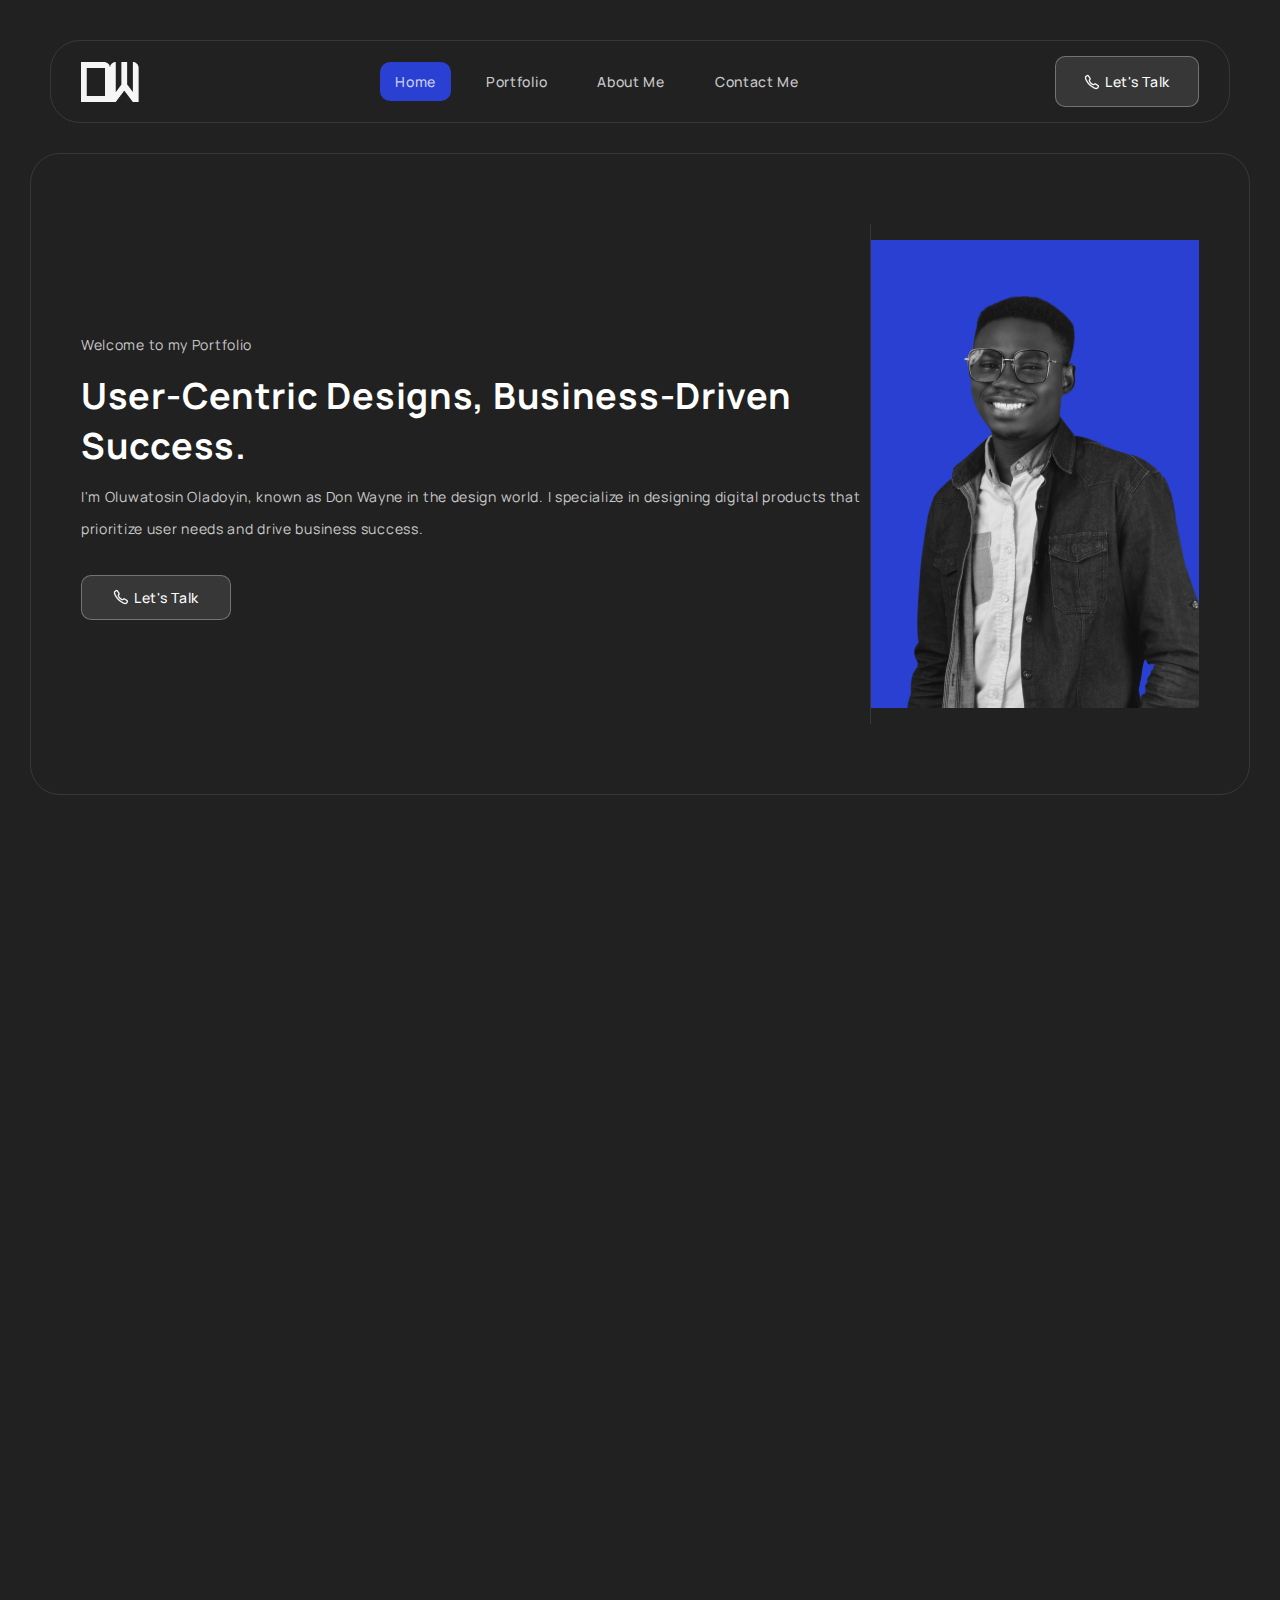
<file: index.html>
<!DOCTYPE html>
<html lang="en">
  <head>
    <meta charset="UTF-8" />
    <meta name="viewport" content="width=device-width, initial-scale=1.0" />
    <link rel="stylesheet" href="./css/styles.css" />
    <link
      rel="shortcut icon"
      href="./images/home/favicon.ico"
      type="image/x-icon"
    />
    <title>Home</title>
  </head>

  <body>
    <div id="top"></div>

    <!-- Go-to-Top Btn -->
    <div id="top-btn">
      <a href="#top"></a>
    </div>

    <!-- Navigation Bar -->
    <div class="navbar">
      <div class="navbar-item">
        <div class="navbar-logo"></div>

        <div class="navbar-menu">
          <div class="navbar-menu-btn navbar-menu-btn1"></div>
          <div class="navbar-menu-btn navbar-menu-btn2"></div>
          <div class="navbar-menu-btn-half">
            <div class="navbar-menu-btn navbar-menu-btn3"></div>
            <div class="navbar-menu-btn navbar-menu-btn4"></div>
          </div>
        </div>
      </div>

      <ul>
        <li><a href="./index.html" class="navbar-active">Home</a></li>
        <li><a href="./html/portfolio.html">Portfolio</a></li>
        <li><a href="./html/about.html">About Me</a></li>
        <li><a href="./html/contact.html">Contact Me</a></li>
      </ul>

      <a
        href="https://calendly.com/donwaynethedesigner/30min"
        class="navbar-btn"
        target="_blank"
      >
        <div class="section-icon icon-phone"></div>
        Let's Talk
      </a>
    </div>

    <!-- Responsive Navigation Bar -->
    <div class="resbar">
      <div class="resbar-heading">
        <div class="navbar-logo"></div>

        <div class="resbar-menu">
          <div class="resbar-menu-btn resbar-menu-btn1"></div>
          <div class="resbar-menu-btn resbar-menu-btn2"></div>
          <div class="resbar-menu-btn-half">
            <div class="resbar-menu-btn resbar-menu-btn3"></div>
            <div class="resbar-menu-btn resbar-menu-btn4"></div>
          </div>
        </div>
      </div>

      <ul>
        <li><a href="./index.html" class="resbar-active">Home</a></li>
        <li><a href="./html/portfolio.html">Portfolio</a></li>
        <li><a href="./html/about.html">About Me</a></li>
        <li><a href="./html/contact.html">Contact Me</a></li>
        <li>
          <a
            href="https://calendly.com/donwaynethedesigner/30min"
            target="_blank"
            ><div class="section-icon icon-phone"></div>
            Let's Talk</a
          >
        </li>
      </ul>
    </div>

    <!-- Section One - Intorduction -->
    <section class="section-one section-general">
      <div class="sect1-container">
        <div class="sect1-imgboxMobile"></div>

        <div class="sect1-txtbox">
          <p>Welcome to my Portfolio</p>
          <h1>
            User-Centric Designs, <br />
            Business-Driven Success.
          </h1>
          <p>
            I'm Oluwatosin Oladoyin, known as Don Wayne in the design <br />
            world. I specialize in designing digital products that prioritize
            <br />
            user needs and drive business success.
          </p>

          <a
            href="https://calendly.com/donwaynethedesigner/30min"
            class="section-btn"
            target="_blank"
          >
            <div class="section-icon icon-phone"></div>
            Let's Talk
          </a>
        </div>

        <div class="sect1-line"></div>

        <div class="sect1-imgbox"></div>
      </div>
    </section>

    <!-- Section Two - Portfolio -->
    <section class="section-two section-general" id="sect2-top">
      <div class="sect2-heading section-heading">
        <p>My Portfolio</p>
        <h1>Explore a Selection of My Projects</h1>
      </div>

      <div class="sect2-container">
        <a href="#liveProjectsDiv" id="go-to-liveprojects-card">
          <div class="sect2-card liveProjectCard">
            <div class="sect2-imgbox liveImgBox sect2-img4"></div>

            <div class="sect2-liveImgSlide">
              <div class="liveprojectSlides fade">
                <img
                  src="./images/home/sect2-img4.png"
                  alt="Img not found"
                  style="width: 100%; height: 188px"
                />
              </div>

              <div class="liveprojectSlides fade">
                <img
                  src="./images/home/sect2-img5.png"
                  alt="Img not found"
                  style="width: 100%; height: 188px"
                />
              </div>

              <div class="liveprojectSlides fade">
                <img
                  src="./images/home/sect2-img6.png"
                  alt="Img not found"
                  style="width: 100%; height: 188px"
                />
              </div>
            </div>

            <div class="sect2-txtbox section-txtbox">
              <h3>Live Projects</h3>
              <p>
                Explore my real-world projects that are currently live and in
                use
              </p>
            </div>
          </div></a
        >

        <a href="#caseStudyDiv" id="go-to-caseStudy-card">
          <div class="sect2-card caseStudyCard">
            <div class="sect2-imgbox caseImgBox sect2-img7"></div>

            <div class="sect2-caseImgSlide">
              <div class="caseStudySlides fade">
                <img
                  src="./images/home/sect2-img7.png"
                  alt="Img not found"
                  style="width: 100%; height: 188px"
                />
              </div>

              <div class="caseStudySlides fade">
                <img
                  src="./images/home/sect2-img8.png"
                  alt="Img not found"
                  style="width: 100%; height: 188px"
                />
              </div>

              <div class="caseStudySlides fade">
                <img
                  src="./images/home/sect2-img9.png"
                  alt="Img not found"
                  style="width: 100%; height: 188px"
                />
              </div>
            </div>

            <div class="sect2-txtbox section-txtbox">
              <h3>UI/UX Case Studies</h3>
              <p>
                Delve into in-depth case studies that provide a comprehensive
                look at my design process.
              </p>
            </div>
          </div></a
        >

        <a href="#designDiv" id="go-to-design-card">
          <div class="sect2-card uiDesignCard">
            <div class="sect2-imgbox designImgBox sect2-img10"></div>

            <div class="sect2-designImgSlide">
              <div class="uiDesignSlides fade">
                <img
                  src="./images/home/sect2-img10.png"
                  alt="Img not found"
                  style="width: 100%; height: 188px"
                />
              </div>

              <div class="uiDesignSlides fade">
                <img
                  src="./images/home/sect2-img11.png"
                  alt="Img not found"
                  style="width: 100%; height: 188px"
                />
              </div>

              <div class="uiDesignSlides fade">
                <img
                  src="./images/home/sect2-img12.png"
                  alt="Img not found"
                  style="width: 100%; height: 188px"
                />
              </div>
            </div>

            <div class="sect2-txtbox section-txtbox">
              <h3>UI Design Templates</h3>
              <p>
                View a collection of standalone UI designs that highlight my
                creativity and design skills.
              </p>
            </div>
          </div></a
        >
      </div>

      <a href="#sect2-top" class="section-btn sect2-btn1">
        Show All
        <div class="section-icon icon-arrowDown"></div>
      </a>

      <div class="sect2-hidden">
        <!-- Live Projects -->
        <div class="sect2-box sect2-box1" id="liveProjectsDiv">
          <div class="sect2-hidden-header">
            <h2>Live Projects</h2>
            <p>
              Explore my real-world projects that are currently live and in use.
            </p>
          </div>

          <div class="sect2-arrow sect2-arrow1">
            <a><div class="sect2-hidden-icon icon-arrowLeft1"></div></a>
            <a><div class="sect2-hidden-icon icon-arrowRight1"></div></a>
          </div>

          <div class="sect2-myslides1">
            <div class="sect2-hidden-content">
              <div class="sect2-hidden-imgbox sect2-img4"></div>

              <div class="sect2-hidden-txtbox">
                <h3>Handworka</h3>
                <p>
                  I'm currently contributing to Handworka, a Nigerian skill
                  empowerment startup. My role involves enhancing user
                  experiences, designing key pages, conducting user testing, and
                  gathering insights through interviews.
                </p>
              </div>

              <div class="sect2-hidden-itmbox">
                <a href="./html/handworka.html" class="section-btn"
                  >Read More</a
                >
              </div>
            </div>
          </div>

          <div class="sect2-myslides1">
            <div class="sect2-hidden-content">
              <div class="sect2-hidden-imgbox sect2-img5"></div>

              <div class="sect2-hidden-txtbox">
                <h3>Drumedia</h3>
                <p>
                  Explore Drumedia's web design journey. See how a minimalist
                  landing page design elevated their online presence and
                  showcased their array of digital services.
                </p>
              </div>

              <div class="sect2-hidden-itmbox">
                <a href="./html/drumedia.html" class="section-btn">Read More</a>
              </div>
            </div>
          </div>

          <div class="sect2-myslides1">
            <div class="sect2-hidden-content">
              <div class="sect2-hidden-imgbox sect2-img6"></div>

              <div class="sect2-hidden-txtbox">
                <h3>Webstarta</h3>
                <p>
                  At Webstarta, a remote [global] SaaS web design agency, I
                  contributed to crafting a strategically designed main
                  website—a dynamic landing page that efficiently collects
                  essential information.
                </p>
              </div>

              <div class="sect2-hidden-itmbox">
                <a href="./html/webstarta.html" class="section-btn"
                  >Read More</a
                >
              </div>
            </div>
          </div>
        </div>

        <!-- UI/UX Case Studies -->
        <div class="sect2-box sect2-box2" id="caseStudyDiv">
          <div class="sect2-hidden-header">
            <h2>UI/UX Case Studies</h2>
            <p>
              Delve into in-depth case studies that provide a comprehensive
              <br />
              look at my design process.
            </p>
          </div>

          <div class="sect2-arrow sect2-arrow2">
            <a><div class="sect2-hidden-icon icon-arrowLeft2"></div></a>
            <a><div class="sect2-hidden-icon icon-arrowRight2"></div></a>
          </div>

          <div class="sect2-myslides2">
            <div class="sect2-hidden-content">
              <div class="sect2-hidden-imgbox">
                <div class="docketImgSlides fade">
                  <img
                    src="./images/projects/docket/sect2-img1.png"
                    alt="img not found"
                  />
                </div>

                <div class="docketImgSlides fade">
                  <img
                    src="./images/projects/docket/sect2-img2.png"
                    alt="img not found"
                  />
                </div>

                <div class="docketImgSlides fade">
                  <img
                    src="./images/projects/docket/sect2-img3.png"
                    alt="img not found"
                  />
                </div>

                <div class="docketImgSlides fade">
                  <img
                    src="./images/projects/docket/sect2-img4.png"
                    alt="img not found"
                  />
                </div>
              </div>

              <div class="sect2-hidden-txtbox">
                <h3>Docket</h3>
                <p>
                  Dive into the world of Docket, a versatile productivity app
                  with educative features. Discover how I contributed to
                  enhancing Docket's capabilities, allowing users to efficiently
                  manage projects while fostering collaboration through
                  idea-sharing
                </p>
              </div>

              <div class="sect2-hidden-itmbox">
                <a href="./html/docket.html" class="section-btn"
                  >Read Full Case Study</a
                >
              </div>
            </div>
          </div>

          <div class="sect2-myslides2">
            <div class="sect2-hidden-content">
              <div class="sect2-hidden-imgbox">
                <div class="coinsackImgSlides fade">
                  <img
                    src="./images/projects/coinsack/sect2-img1.png"
                    alt="img not found"
                  />
                </div>

                <div class="coinsackImgSlides fade">
                  <img
                    src="./images/projects/coinsack/sect2-img2.png"
                    alt="img not found"
                  />
                </div>

                <div class="coinsackImgSlides fade">
                  <img
                    src="./images/projects/coinsack/sect2-img3.png"
                    alt="img not found"
                  />
                </div>

                <div class="coinsackImgSlides fade">
                  <img
                    src="./images/projects/coinsack/sect2-img4.png"
                    alt="img not found"
                  />
                </div>

                <div class="coinsackImgSlides fade">
                  <img
                    src="./images/projects/coinsack/sect2-img5.png"
                    alt="img not found"
                  />
                </div>
              </div>

              <div class="sect2-hidden-txtbox">
                <h3>Coinsack</h3>
                <p>
                  Coinsack is a crypto app that aims to improve the mobile and
                  web experience of crypto traders. The idea behind the app is
                  to make sure that both beginners and pros that trade
                  cryptocurrencies can use the app easily.
                </p>
              </div>

              <div class="sect2-hidden-itmbox">
                <a href="./html/coinsack.html" class="section-btn"
                  >Read Full Case Study</a
                >
              </div>
            </div>
          </div>

          <div class="sect2-myslides2">
            <div class="sect2-hidden-content">
              <div class="sect2-hidden-imgbox">
                <div class="budgetproImgSlides fade">
                  <img
                    src="./images/projects/budgetpro/sect3-img1.png"
                    alt="img not found"
                  />
                </div>

                <div class="budgetproImgSlides fade">
                  <img
                    src="./images/projects/budgetpro/sect3-img2.png"
                    alt="img not found"
                  />
                </div>

                <div class="budgetproImgSlides fade">
                  <img
                    src="./images/projects/budgetpro/sect3-img3.png"
                    alt="img not found"
                  />
                </div>

                <div class="budgetproImgSlides fade">
                  <img
                    src="./images/projects/budgetpro/sect3-img4.png"
                    alt="img not found"
                  />
                </div>

                <div class="budgetproImgSlides fade">
                  <img
                    src="./images/projects/budgetpro/sect3-img5.png"
                    alt="img not found"
                  />
                </div>

                <div class="budgetproImgSlides fade">
                  <img
                    src="./images/projects/budgetpro/sect3-img6.png"
                    alt="img not found"
                  />
                </div>

                <div class="budgetproImgSlides fade">
                  <img
                    src="./images/projects/budgetpro/sect3-img7.png"
                    alt="img not found"
                  />
                </div>

                <div class="budgetproImgSlides fade">
                  <img
                    src="./images/projects/budgetpro/sect3-img8.png"
                    alt="img not found"
                  />
                </div>
              </div>

              <div class="sect2-hidden-txtbox">
                <h3>BudgetPro</h3>
                <p>
                  BudgetPro is a fintech app dedicated to simplifying personal
                  finance management. As part of this case study, delve into how
                  I contributed to enhancing BudgetPro's user experience.
                </p>
              </div>

              <div class="sect2-hidden-itmbox">
                <a href="./html/budgetpro.html" class="section-btn"
                  >Read Full Case Study</a
                >
              </div>
            </div>
          </div>
        </div>

        <!-- UI Design Templates -->
        <div class="sect2-box sect2-box3" id="designDiv">
          <div class="sect2-hidden-header">
            <h2>UI Design Templates</h2>
            <p>
              View a collection of standalone UI designs that highlight my
              <br />
              creativity and design skills.
            </p>
          </div>

          <div class="sect2-arrow sect2-arrow3">
            <a><div class="sect2-hidden-icon icon-arrowLeft3"></div></a>
            <a><div class="sect2-hidden-icon icon-arrowRight3"></div></a>
          </div>

          <div class="sect2-myslides3">
            <div class="sect2-hidden-content">
              <div class="sect2-hidden-imgbox sect2-img10"></div>

              <div class="sect2-hidden-txtbox">
                <h3>Whispy Gadgets</h3>
                <p>
                  Whisphy Gadgets, an online store, sought to broaden its reach
                  and offer a convenient platform for gadget consumers to browse
                  and purchase tech products with doorstep delivery.
                </p>
              </div>

              <div class="sect2-hidden-itmbox">
                <a href="./html/whispy.html" class="section-btn"
                  >Check It Out</a
                >
              </div>
            </div>
          </div>

          <div class="sect2-myslides3">
            <div class="sect2-hidden-content">
              <div class="sect2-hidden-imgbox sect2-img11"></div>

              <div class="sect2-hidden-txtbox">
                <h3>Whatsapp Community Feature for Desktop</h3>
                <p>
                  Inspired by WhatsApp's smooth desktop UI and motivated to add
                  the missing community feature, I embarked on a project to
                  replicate and introduce the WhatsApp community feature to the
                  desktop app. This endeavor allowed me to hone my UI
                  replication and feature adding skills.
                </p>
              </div>

              <div class="sect2-hidden-itmbox">
                <a href="./html/whatsapp.html" class="section-btn"
                  >Check It Out</a
                >
              </div>
            </div>
          </div>

          <div class="sect2-myslides3">
            <div class="sect2-hidden-content">
              <div class="sect2-hidden-imgbox sect2-img12"></div>

              <div class="sect2-hidden-txtbox">
                <h3>Medview</h3>
                <p>
                  MedView is a healthcare SaaS platform concept that envisions a
                  user-friendly solution for efficient record-keeping and
                  clinical operations, showcasing the potential for innovation
                  in the industry.
                </p>
              </div>

              <div class="sect2-hidden-itmbox">
                <a href="./html/medview.html" class="section-btn"
                  >Check It Out</a
                >
              </div>
            </div>
          </div>
        </div>
      </div>

      <a href="#sect2-top" class="section-btn sect2-btn2">
        Show Less
        <div class="section-icon icon-arrowUp"></div>
      </a>
    </section>

    <!-- Section Three - Services -->
    <section class="section-three section-general">
      <div class="sect3-heading section-heading">
        <p>Why Choose My Design Services</p>
        <h1>Unlock the Benefits of Working With Me</h1>
      </div>

      <div class="sect3-container">
        <div class="sect3-card">
          <div class="sect3-icnbox sect3-icon1"></div>

          <div class="sect3-txtbox section-txtbox">
            <h3>User-Centric Approach</h3>
            <p>
              I prioritize user needs, ensuring <br />
              that every design decision leads to <br />
              exceptional user experiences.
            </p>
          </div>
        </div>

        <div class="sect3-card sect3-mid-card">
          <div class="sect3-icnbox sect3-icon2"></div>

          <div class="sect3-txtbox section-txtbox">
            <h3>Strategic Design Alignment</h3>
            <p>
              My designs align with your <br />
              business goals, driving growth and <br />
              success.
            </p>
          </div>
        </div>

        <div class="sect3-card">
          <div class="sect3-icnbox sect3-icon3"></div>

          <div class="sect3-txtbox section-txtbox">
            <h3>Proven Expertise</h3>
            <p>
              With extensive experience and a user- <br />
              centric approach, I consistently deliver <br />
              impactful design solutions.
            </p>
          </div>
        </div>
      </div>
    </section>

    <!-- Section Four - Testimonials -->
    <section class="section-four section-general">
      <div class="sect4-heading section-heading">
        <p>Testimonials</p>
        <h1>See What my Clients Say</h1>
      </div>

      <div class="sect4-container">
        <div class="sect4-item">
          <div class="sect4-arrow">
            <a><div class="sect4-icon icon-arrowLeft4"></div></a>
            <a><div class="sect4-icon icon-arrowRight4"></div></a>
          </div>

          <div class="sect4-myslides">
            <div class="sect4-box">
              <div class="sect4-txtbox">
                <p>
                  Oladoyin is a reliable, trustworthy and diligent individual
                  with a great work ethic and <br />
                  commitment to excellence. His ability to be empathetic and
                  think innovatively is setting <br />
                  him on a high pedestal as a promising professional in the
                  field of User Experience Design. <br />
                  These qualities have been exhibited in the several digital
                  projects and products he has <br />
                  worked on with us at both Webstarta and Handworka, which
                  largely contributed to their <br />
                  successes. I proudly recommend him for his professionalism,
                  integrity <br />
                  and commitment to excellence.
                </p>
              </div>

              <div class="sect4-footer">
                <div class="sect4-imgbox sect4-img1"></div>

                <div class="sect4-nambox">
                  <h4>Saheed Badru</h4>
                  <p>
                    Co - founder <span>and Product Growth Lead</span>, Handworka
                  </p>
                </div>
              </div>
            </div>
          </div>

          <div class="sect4-myslides">
            <div class="sect4-box">
              <div class="sect4-txtbox">
                <p>
                  Absolutely impressed with his resourcefulness and reliability!
                  His unwavering passion for <br />
                  learning and personal development truly sets him apart. As a
                  UI/UX designer, he brings <br />
                  immense value to any team. His creativity and dedication make
                  him a standout asset. <br />
                  Highly recommended
                </p>
              </div>

              <div class="sect4-footer">
                <div class="sect4-imgbox sect4-img2"></div>

                <div class="sect4-nambox">
                  <h4>Yinka Akinbobola</h4>
                  <p>
                    Co - founder <span>and Product Growth Lead</span>, Handworka
                  </p>
                </div>
              </div>
            </div>
          </div>

          <div class="sect4-myslides">
            <div class="sect4-box">
              <div class="sect4-txtbox">
                <p>
                  Working with Don on the Coinsack project and developing his
                  portfolio site has been a <br />
                  seamless and enjoyable experience. His design skills are
                  impressive, but what truly stands <br />
                  out is his excellent communication. Ensuring the design aligns
                  with our vision has been <br />
                  effortless, thanks to Don’s collaborative and communicative
                  approach. It's a pleasure to <br />
                  work with such a talented and easygoing professional.
                </p>
              </div>

              <div class="sect4-footer">
                <div class="sect4-imgbox sect4-img3"></div>

                <div class="sect4-nambox">
                  <h4>Daniel Famuyiwa</h4>
                  <p>Frontend Developer</p>
                </div>
              </div>
            </div>
          </div>

          <div class="sect4-myslides">
            <div class="sect4-box">
              <div class="sect4-txtbox">
                <p>
                  Oladoyin is a highly dedicated and exceptionally talented
                  designer known for transforming <br />
                  abstract ideas into visually stunning designs. His creative
                  approach, attention to detail, <br />
                  and professionalism contribute to project success,
                  consistently exceeding expectations. <br />
                  His ability to think outside the box inspires creativity. I
                  highly recommend him for any <br />
                  design project, and I anticipate his continued success.
                </p>
              </div>

              <div class="sect4-footer">
                <div class="sect4-imgbox sect4-img4"></div>

                <div class="sect4-nambox">
                  <h4>Magdalene Uzoechi</h4>
                  <p>Co-Founder/CEO, HandWorka</p>
                </div>
              </div>
            </div>
          </div>
        </div>
      </div>
    </section>

    <!-- Section Five - Contact -->
    <section class="section-five section-general">
      <div class="sect5-heading section-heading">
        <p>Contact Me</p>
        <h1>Let's Get Started on Your Next Project</h1>
      </div>

      <div class="sect5-container">
        <div class="sect5-card">
          <div class="sect5-txtbox">
            <p>Send me a Mail</p>
            <a href="mailto:donwaynethedesigner@gmail.com" target="_blank"
              >donwaynethedesigner@gmail.com</a
            >
          </div>
        </div>

        <div class="sect5-divider"></div>

        <div class="sect5-card sect5-mid-card">
          <div class="sect5-txtbox">
            <p>Schedule a discovery call with me</p>
            <a
              href="https://calendly.com/donwaynethedesigner/30min"
              target="_blank"
            >
              <div class="section-icon icon-phone2"></div>
              Schedule Now
            </a>
          </div>
        </div>

        <div class="sect5-divider"></div>

        <div class="sect5-card">
          <div class="sect5-txtbox">
            <p>Connect with me on Social Media</p>

            <div class="sect5-icnbox">
              <a href="https://wa.me/2349167843179" target="_blank"
                ><div class="section-icon icon-whatsapp"></div
              ></a>
              <a href="https://twitter.com/DonWayne1048" target="_blank"
                ><div class="section-icon icon-twitter"></div
              ></a>
              <a href="https://linkedin.com/in/donwaynetd" target="_blank"
                ><div class="section-icon icon-linkedIn"></div
              ></a>
              <a href="https://www.behance.net/donwayne" target="_blank"
                ><div class="section-icon icon-behance"></div
              ></a>
            </div>
          </div>
        </div>
      </div>
    </section>

    <!-- Footer -->
    <footer class="footer">
      <div class="fter-container">
        <div class="fter-card fter-card1">
          <div class="fter-logo"></div>
          <p>Don Wayne</p>
        </div>

        <div class="fter-card fter-card2">
          <h3>Quick Links</h3>

          <ul>
            <li><a href="./index.html">Home</a></li>
            <li><a href="./html/portfolio.html">Portfolio</a></li>
            <li><a href="./html/about.html">About Me</a></li>
            <li><a href="./html/contact.html">Contact Me</a></li>
          </ul>
        </div>

        <div class="fter-card fter-card3">
          <h3>Social Links</h3>

          <ul>
            <li>
              <a href="https://twitter.com/DonWayne1048" target="_blank"
                ><div class="fter-icon fter-icon1"></div>
                Twitter</a
              >
            </li>
            <li>
              <a href="https://linkedin.com/in/donwaynetd" target="_blank"
                ><div class="fter-icon fter-icon2"></div>
                Linkedin</a
              >
            </li>
            <li>
              <a href="https://www.behance.net/donwayne" target="_blank"
                ><div class="fter-icon fter-icon3"></div>
                Behance</a
              >
            </li>
            <li>
              <a href="https://wa.me/2349167843179" target="_blank"
                ><div class="fter-icon fter-icon4"></div>
                Whatsapp</a
              >
            </li>
          </ul>
        </div>

        <div class="fter-card fter-card4">
          <p>Made by <span>Don Wayne</span></p>
        </div>
      </div>
    </footer>

    <script src="./js/app.js"></script>
    <script src="./js/scroll.js"></script>
    <script src="./js/prjtSlide.js"></script>
  </body>
</html>
</file>
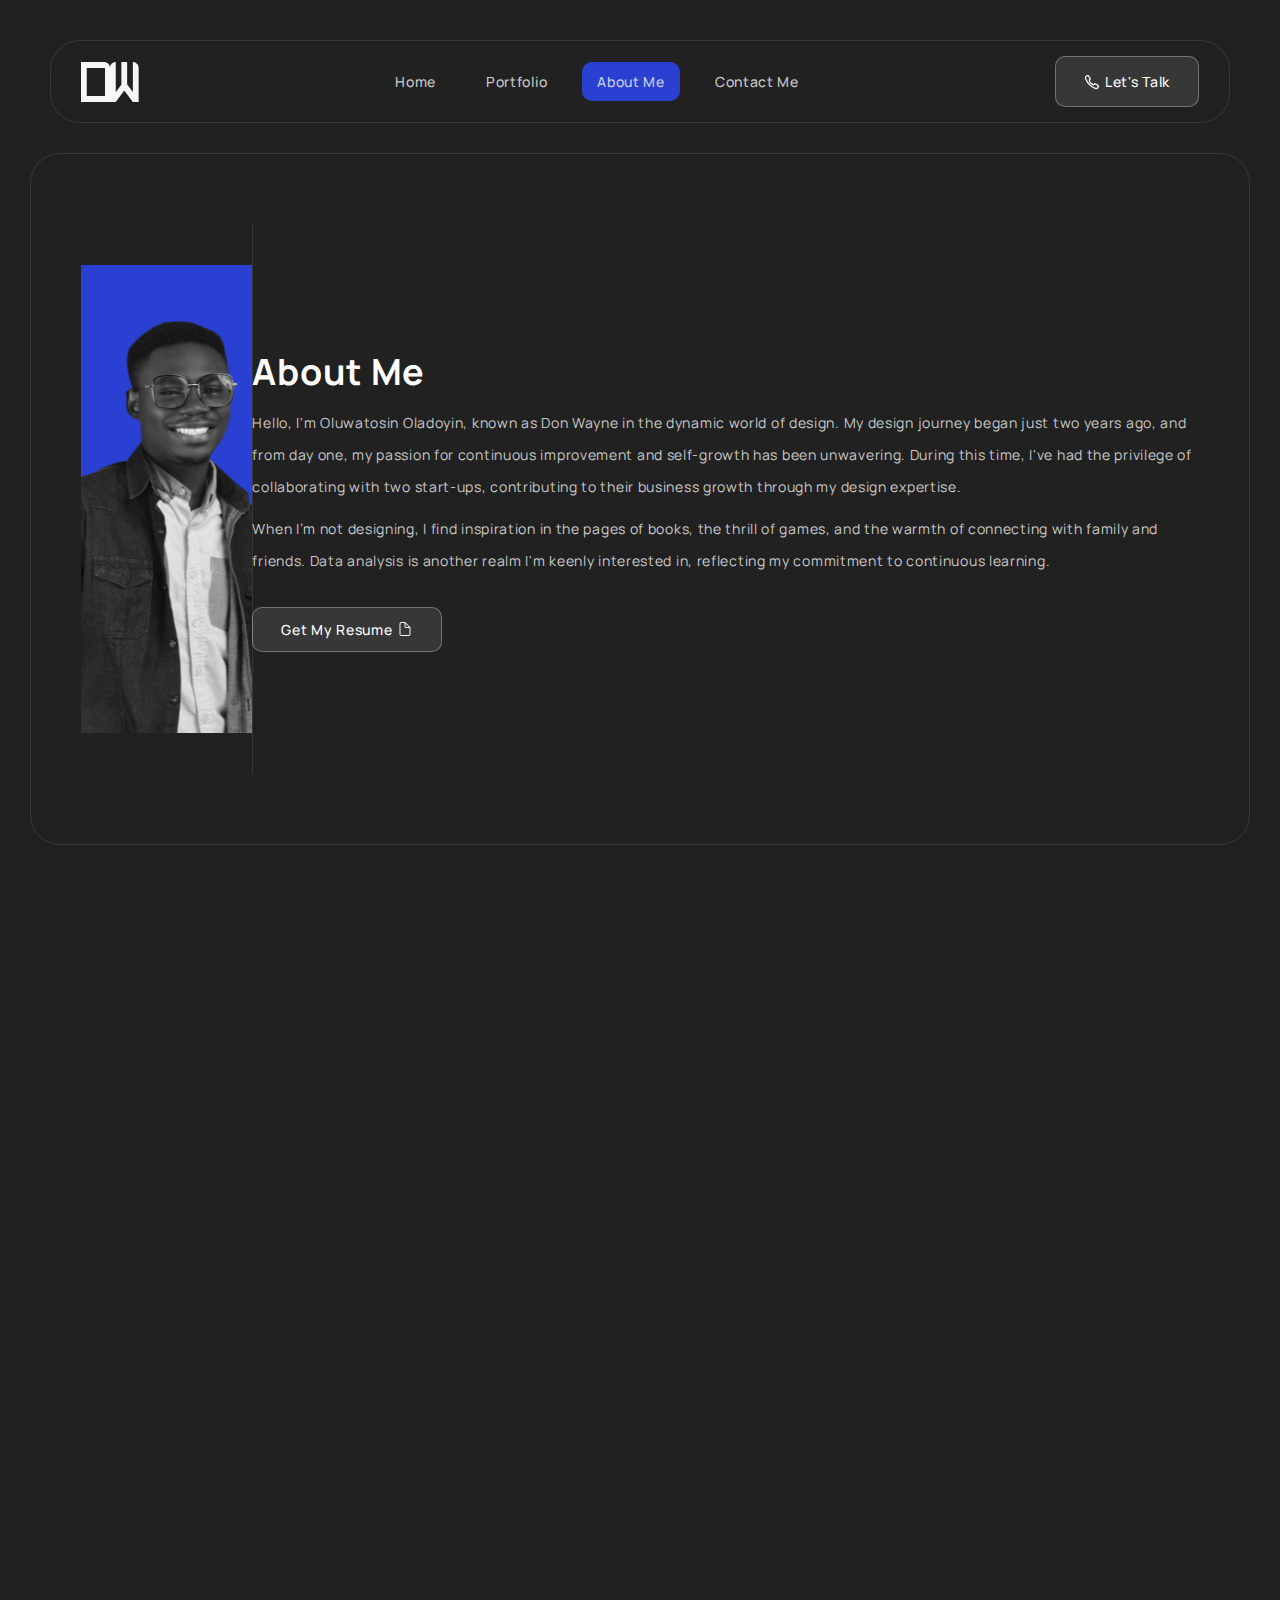
<file: html/about.html>
<!DOCTYPE html>
<html lang="en">
  <head>
    <meta charset="UTF-8" />
    <meta name="viewport" content="width=device-width, initial-scale=1.0" />
    <link
      rel="shortcut icon"
      href="../images/home/favicon.ico"
      type="image/x-icon"
    />
    <title>About Me</title>

    <style>
      /* Font Family */
      @import url("https://fonts.googleapis.com/css2?family=Manrope:wght@200;300;400;500;600;700;800&display=swap");

      /* General Styling */
      * {
        box-sizing: border-box;
        margin: 0;
        padding: 0;
      }

      html {
        scroll-behavior: smooth;
      }

      body {
        background: linear-gradient(
            rgba(255, 255, 255, 0.13),
            rgba(255, 255, 255, 0.13)
          ),
          #000;
        font-family: "Manrope", sans-serif;
      }

      /* Tags */
      a,
      p {
        color: #f6f6f6cc;
        font-size: 14px;
        font-weight: 400;
        letter-spacing: 0.7px;
        line-height: 32px;
      }

      a {
        color: #fff;
        font-weight: 500;
        line-height: normal;
      }

      @media screen and (max-width: 1000px) {
        a,
        p {
          font-size: 12px;
          line-height: 30px;
        }

        a {
          font-weight: 500;
          line-height: normal;
        }
      }

      /* Go to Top Btn */
      #top-btn {
        bottom: 30px;
        display: none;
        position: fixed;
        right: 30px;
        z-index: 10;
      }

      #top-btn a {
        background: url("../images/home/icon-goToTop.png") center/cover
          no-repeat;
        border-radius: 300px;
        display: block;
        height: 40px;
        transition: all 0.3s;
        width: 40px;
      }
      #top-btn a:hover {
        background: url("../images/home/icon-goToTopHover.png") center/cover
          no-repeat;
      }

      @media screen and (max-width: 400px) {
        #top-btn {
          bottom: 20px;
          right: 20px;
        }

        #top-btn a:hover {
          background: url("../images/home/icon-goToTop.png") center/cover
            no-repeat;
        }
      }

      /* Navigation Bar */
      .navbar {
        align-items: center;
        animation: divAppearAnimation 1s forwards;
        border: 1px solid #ffffff1a;
        border-radius: 30px;
        display: flex;
        justify-content: space-between;
        margin: 40px 50px 0px 50px;
        padding: 15px 30px;
      }

      .navbar-menu {
        display: none;
      }

      .navbar-logo {
        background: url("../images/home/logo.png") no-repeat center/cover;
        height: 40px;
        width: 58px;
      }

      .navbar ul {
        display: flex;
        list-style: none;
      }

      .navbar ul li {
        margin-left: 20px;
      }
      .navbar ul li:first-of-type {
        margin-left: 0px;
      }

      .navbar ul li a {
        border-radius: 10px;
        color: #f6f6f6cc;
        display: block;
        padding: 10px 15px;
        text-decoration: none;
        transition: all 0.3s;
        width: 100%;
      }
      .navbar ul li a:hover {
        background: #2940d3;
        transform: scale(1.1);
      }

      .navbar ul li a.navbar-active {
        background-color: #2940d3;
      }

      .navbar-btn {
        align-items: center;
        background-color: rgba(255, 255, 255, 0.1);
        border: 1px solid rgba(255, 255, 255, 0.3);
        border-radius: 10px;
        color: #fff;
        cursor: pointer;
        display: flex;
        justify-content: center;
        padding: 15px 28px;
        text-decoration: none;
        transition: all 0.3s;
      }
      .navbar-btn:hover {
        background: #2940d3;
        border: 1px solid #2940d3;
      }

      @media screen and (max-width: 1000px) {
        .navbar {
          margin: 40px 30px 0px 30px;
          padding: 20px 25px;
        }

        .navbar-item {
          align-items: center;
          display: flex;
          justify-content: space-between;
          width: 100%;
        }

        .navbar-menu {
          cursor: pointer;
          display: block;
        }

        .navbar-logo {
          height: 30px;
          width: 48px;
        }

        .navbar-menu-btn {
          background: #f6f6f6cc;
          margin-bottom: 5px;
          padding: 1px 0px;
          width: 25px;
        }

        .navbar-menu-btn-half {
          display: flex;
          width: 25px;
        }

        .navbar-menu-btn3 {
          background: inherit;
          margin-bottom: 0px;
          width: 50%;
        }

        .navbar-menu-btn4 {
          margin-bottom: 0px;
          width: 50%;
        }

        .navbar ul,
        .navbar a {
          display: none;
        }
      }
      @media screen and (max-width: 400px) {
        .navbar {
          margin: 40px 10px 0px 10px;
        }
      }

      /* Responsive Navbar */
      .resbar {
        opacity: 0;
        position: fixed;
        transform: translateY(-1000px);
        z-index: 11;
      }

      @keyframes resbarAppear {
        from {
          display: none;
          opacity: 0;
          position: absolute;
          transform: translateY(-1000px);
        }

        to {
          display: block;
          opacity: 1;
          transform: translateY(0);
        }
      }

      @keyframes resbarDisappear {
        from {
          display: block;
          opacity: 1;
          transform: translateY(0%);
        }

        to {
          display: none;
          opacity: 0;
          transform: translateY(-1000px);
        }
      }

      @media screen and (max-width: 1000px) {
        .resbar {
          background: linear-gradient(
              rgba(255, 255, 255, 0.13),
              rgba(255, 255, 255, 0.13)
            ),
            #000;
          height: 100vh;
          left: 0;
          top: 0;
          width: 100%;
        }

        .resbar-heading {
          align-items: center;
          border: 1px solid #ffffff1a;
          border-radius: 30px;
          display: flex;
          justify-content: space-between;
          margin: 40px 10px 20px 10px;
          padding: 15px 30px;
        }

        .resbar-menu {
          cursor: pointer;
        }

        .resbar-menu-btn {
          background: #f6f6f6cc;
          margin-bottom: 5px;
          padding: 1px 0px;
          width: 25px;
        }

        .resbar-menu-btn3 {
          margin-bottom: 0px;
        }

        .resbar-menu-btn-half {
          display: flex;
          width: 25px;
        }

        .resbar-menu-btn3 {
          background: inherit;
          margin-bottom: 0px;
          width: 50%;
        }

        .resbar-menu-btn4 {
          margin-bottom: 0px;
          width: 50%;
        }

        .resbar ul {
          list-style: none;
        }

        .resbar ul li {
          margin-bottom: 10px;
        }
        .resbar ul li:last-of-type {
          margin-bottom: 0px;
        }

        .resbar ul li a {
          color: #f6f6f6cc;
          display: block;
          padding: 20px 0px;
          text-align: center;
          text-decoration: none;
          transition: all 0.3s;
        }
        .resbar ul li a:hover {
          transform: scale(1.1);
        }

        .resbar ul li a.resbar-active {
          color: #fff;
        }

        .resbar ul li:last-of-type a {
          display: flex;
          align-items: center;
          background-color: #2940d3;
          justify-content: center;
          width: 100%;
        }
      }

      /* General Section */
      .section-general {
        border: 1px solid #ffffff1a;
        border-radius: 30px;
        margin: 50px 50px 0px 50px;
        padding: 70px 50px;
        text-align: center;
      }

      .section-heading {
        margin-bottom: 50px;
      }

      .section-heading h1 {
        font-size: 32px;
        font-weight: 500;
        letter-spacing: 0.32px;
        margin-top: 10px;
      }

      .section-general h1,
      .section-general h2,
      .section-general h3,
      .section-general h4,
      .section-general h5,
      .section-general h6 {
        color: #fff;
      }

      .section-txtbox {
        text-align: left;
      }

      .section-txtbox h3,
      .sect2-hidden-txtbox h3 {
        font-size: 20px;
        font-weight: 400;
        margin-bottom: 15px;
      }

      .section-btn {
        align-items: center;
        background-color: rgba(255, 255, 255, 0.1);
        border: 1px solid rgba(255, 255, 255, 0.3);
        border-radius: 10px;
        color: #fff;
        cursor: pointer;
        display: flex;
        justify-content: center;
        padding: 15px 17px;
        text-decoration: none;
        transition: all 0.3s;
      }
      .section-btn:hover {
        background: #2940d3;
        border: 1px solid #2940d3;
      }

      .section-icon {
        height: 16px;
        margin-left: 5px;
        width: 16px;
      }

      .icon-phone {
        background: url("../images/home/icon-phone.png") center/cover no-repeat;
        margin-left: 0px;
        margin-right: 5px;
      }

      @media screen and (max-width: 1300px) {
        .section-general {
          margin: 30px 30px 0px 30px;
          padding: 30px 20px;
        }

        .section-general br {
          display: none;
        }

        .section-heading h1 {
          font-size: 25px;
          margin-top: 10px;
        }

        .section-txtbox h3 {
          font-size: 15px;
          margin-bottom: 10px;
        }

        .section-btn {
          padding: 12px 14px;
        }
      }
      @media screen and (max-width: 400px) {
        .section-general {
          margin: 30px 10px 0px 10px;
        }
      }

      /* Section One - Introduction */
      .section-one {
        animation: divAppearAnimation 1s forwards;
        padding: 0px;
        text-align: left;
      }

      @keyframes divAppearAnimation {
        from {
          opacity: 0;
          transform: translateX(-100px);
        }

        to {
          opacity: 1;
          transform: translateX(0px);
        }
      }

      .sect1-container {
        align-items: center;
        display: flex;
        justify-content: space-between;
        padding: 70px 50px;
      }

      .sect1-imgbox {
        background: url("../images/about/sect1-img1.png") center/cover no-repeat;
        height: 468px;
        width: 468px;
      }

      .sect1-line {
        background: #ffffff1a;
        height: 550px;
        width: 1px;
      }

      .sect1-txtbox h1 {
        font-size: 36px;
        letter-spacing: 0.72px;
        line-height: 50px;
        margin: 0px 0px 10px 0px;
      }

      .sect1-txtbox p:last-of-type {
        margin-top: 10px;
      }

      .section-one .section-btn {
        margin-top: 30px;
        width: 190px;
      }

      .sect1-aboutMobile {
        display: none;
      }

      .icon-resume {
        background: url("../images/about/icon-resume.png") center/cover
          no-repeat;
      }

      @media screen and (max-width: 1000px) {
        .section-one {
          padding: 30px 20px;
          text-align: center;
        }

        .sect1-container {
          display: block;
          padding: 0px;
        }

        .sect1-imgbox {
          background: url("../images/about/sect1-img1b.png") center/cover
            no-repeat;
          height: 120px;
          margin: auto;
          width: 120px;
        }

        .sect1-txtbox h1 {
          font-size: 25px;
          line-height: 40px;
          margin: 15px 0px 8px 0px;
        }

        .sect1-txtbox a {
          margin-top: 20px;
        }

        .sect1-line {
          display: none;
        }

        .sect1-aboutDesk {
          display: none;
        }

        .sect1-aboutMobile {
          display: block;
        }

        .section-one .section-btn {
          background: #2940d3;
          border: 1px solid #2940d3;
          margin-top: 20px;
          width: 100%;
        }
        .section-one .section-btn:hover {
          background-color: rgba(255, 255, 255, 0.1);
          border: 1px solid rgba(255, 255, 255, 0.3);
        }
      }

      /* Section Two */
      .section-two {
        opacity: 0;
        transform: translate(-100px, 0);
        transition: all 1s;
      }

      .section-two-scrolled {
        opacity: 1;
        transform: translate(0, 0);
      }

      .section-two h1 {
        margin: 20px 0px 30px 0px;
      }

      /* Section Three - Grid */
      .section-three {
        border: 1px solid rgba(255, 255, 255, 0);
        opacity: 0;
        padding: 0px;
        text-align: left;
        transform: translate(-100px, 0);
        transition: all 1s;
      }

      .section-three-scrolled {
        opacity: 1;
        transform: translate(0, 0);
      }

      .sect3-container {
        display: grid;
        grid-gap: 20px;
        grid-template-areas:
          "c1 c4"
          "c2 c4"
          "c3 c4";
      }

      .sect3-card {
        border: 1px solid #ffffff1a;
        border-radius: 30px;
        padding: 40px 50px;
      }

      .sect3-card p:first-of-type {
        margin-bottom: 10px;
      }

      .sect3-card h3 {
        font-size: 20px;
        font-weight: 400;
        margin-bottom: 15px;
      }

      .sect3-card ul {
        list-style: none;
      }

      .sect3-card ul li {
        margin-bottom: 10px;
      }
      .sect3-card ul li:last-of-type {
        margin-bottom: 0px;
      }

      .sect3-card1 {
        grid-area: c1;
      }

      .sect3-card2 {
        grid-area: c2;
      }

      .sect3-card3 {
        grid-area: c3;
      }

      .sect3-icnbox,
      .sect3-item {
        align-items: center;
        display: flex;
        justify-content: left;
      }

      .sect3-item {
        margin-right: 30px;
      }
      .sect3-item:last-of-type {
        margin-right: 0px;
      }

      .sect3-card3 .section-icon {
        margin-left: 0px;
        margin-right: 10px;
      }

      .icon-figma {
        background: url("../images/about/icon-figma.png") center/cover no-repeat;
      }

      .icon-wordpress {
        background: url("../images/about/icon-wordpress.png") center/cover
          no-repeat;
      }

      .icon-hubspot {
        background: url("../images/about/icon-hubspot.png") center/cover
          no-repeat;
      }

      .sect3-card .sect3-item p {
        margin-bottom: 0px;
      }

      .sect3-card4 {
        grid-area: c4;
        position: relative;
      }

      .sect3-card4 h3 {
        margin-bottom: 40px;
      }

      .sect3-card4-item {
        margin-left: 40px;
      }

      .sect3-card4-item h4 {
        font-size: 18px;
        font-weight: 400;
        margin-bottom: 30px;
      }

      .sect3-card4-item ul {
        margin-left: 40px;
      }
      .sect3-card4-item ul:first-of-type {
        margin-bottom: 50px;
      }

      .sect3-card4-item ul li h5 {
        font-size: 16px;
        font-weight: 400;
      }

      .sect3-pointer {
        border-bottom: 1px solid #ffffff1a;
        border-left: 1px solid #ffffff1a;
        position: absolute;
      }

      .sect3-pointer1 {
        border-left: none;
        height: 52px;
        left: 53px;
        top: 110px;
        width: 30px;
      }

      .sect3-pointer2 {
        height: 430px;
        left: 53px;
        top: 110px;
        width: 30px;
      }

      .sect3-pointer3 {
        height: 44px;
        left: 95px;
        top: 170px;
        width: 30px;
      }

      .sect3-pointer4 {
        height: 45px;
        left: 96px;
        top: 550px;
        width: 30px;
      }

      @media screen and (max-width: 1000px) {
        .sect3-container {
          display: grid;
          grid-gap: 20px;
          grid-template-areas:
            "c1"
            "c2"
            "c3"
            "c4";
        }

        .sect3-card {
          border-radius: 20px;
          padding: 30px 20px;
        }

        .sect3-card p:first-of-type {
          margin-bottom: 8px;
        }

        .sect3-card h3 {
          letter-spacing: 1.1px;
          font-size: 15px;
          font-weight: 800;
        }

        .sect3-card1 {
          grid-area: c1;
          text-align: center;
        }

        .sect3-card2 {
          grid-area: c2;
        }

        .sect3-card3 {
          grid-area: c3;
        }

        .sect3-icnbox {
          justify-content: space-between;
        }

        .sect3-item {
          margin-right: 0px;
        }

        .sect3-card3 .section-icon {
          margin-right: 5px;
        }

        .sect3-card4 {
          grid-area: c4;
          position: relative;
        }

        .sect3-card4 h3 {
          font-size: 15px;
          font-weight: 400;
          letter-spacing: normal;
          margin-bottom: 30px;
        }

        .sect3-card4-item {
          margin-left: 20px;
        }

        .sect3-card4-item h4 {
          font-size: 14px;
          margin-bottom: 20px;
        }

        .sect3-card4-item ul {
          margin-left: 20px;
        }
        .sect3-card4-item ul:first-of-type {
          margin-bottom: 40px;
        }

        .sect3-card4-item ul li h5 {
          font-size: 13px;
        }

        .sect3-pointer1 {
          left: 21px;
          top: 80px;
          width: 15px;
        }

        .sect3-pointer2 {
          height: 380px;
          left: 21px;
          top: 90px;
          width: 15px;
        }

        .sect3-pointer3 {
          height: 42px;
          left: 45px;
          top: 130px;
          width: 15px;
        }

        .sect3-pointer4 {
          height: 46px;
          left: 45px;
          top: 460px;
          width: 15px;
        }
      }

      /* Footer */
      footer {
        border: 1px solid #ffffff1a;
        border-radius: 20px;
        color: #f6f6f6cc;
        margin: 50px;
        opacity: 0;
        padding: 70px 50px 20px 50px;
        transform: translate(-100px, 0);
        transition: all 1s;
      }

      .footer-scrolled {
        opacity: 1;
        transform: translate(0, 0);
      }

      .fter-container {
        display: grid;
        grid-row-gap: 40px;
        grid-template-areas:
          "ft1 ft2 ft3"
          "ft4 ft4 ft4";
      }

      .fter-card {
        padding-left: 40%;
      }

      .fter-card h3 {
        color: #f6f6f6;
        font-size: 20px;
        font-weight: 400;
        margin-bottom: 20px;
      }

      .fter-card ul {
        list-style: none;
      }

      .fter-card ul li {
        margin-bottom: 5px;
      }
      .fter-card ul li:last-of-type {
        margin-bottom: 0px;
      }

      .fter-card ul li a {
        color: #f6f6f6cc;
        display: inline-block;
        padding: 10px 0px;
        text-decoration: none;
        transition: all 0.3s;
      }
      .fter-card ul li a:hover {
        background: #2940d3;
        border-radius: 10px;
        padding: 10px 20px;
        transform: scale(1.05);
      }

      .fter-logo {
        background: url("../images/home/logo.png") no-repeat center/cover;
        height: 40px;
        margin-bottom: 10px;
        width: 58px;
      }

      .fter-card1 {
        grid-area: ft1;
      }

      .fter-card2 {
        grid-area: ft2;
      }

      .fter-card3 {
        grid-area: ft3;
      }

      .fter-card3 ul li {
        margin-bottom: 5px;
      }

      .fter-card3 ul li a {
        align-items: center;
        display: inline-flex;
        justify-content: left;
      }

      .fter-icon {
        height: 16px;
        margin-right: 10px;
        width: 16px;
      }

      .fter-icon1 {
        background: url("../images/home/icon-twitter.png") center/cover
          no-repeat;
      }

      .fter-icon2 {
        background: url("../images/home/icon-linkedIn.png") center/cover
          no-repeat;
      }

      .fter-icon3 {
        background: url("../images/home/icon-behance.png") center/cover
          no-repeat;
      }

      .fter-icon4 {
        background: url("../images/home/icon-whatsapp.png") center/cover
          no-repeat;
      }

      .fter-card4 {
        border-top: 1px solid #ffffff1a;
        grid-area: ft4;
        padding: 40px 0px;
        text-align: center;
      }

      @media screen and (max-width: 1000px) {
        footer {
          margin: 30px;
          padding: 50px 20px;
        }

        .fter-container {
          grid-template-areas:
            "ft1"
            "ft2"
            "ft3"
            "ft4";
        }

        .fter-card {
          padding-left: 0px;
        }

        .fter-card h3 {
          font-size: 15px;
          margin-bottom: 10px;
        }

        .fter-card1 {
          grid-area: ft1;
        }

        .fter-card2 {
          grid-area: ft2;
        }

        .fter-card3 {
          grid-area: ft3;
        }

        .fter-card4 {
          grid-area: ft4;
          padding: 20px 0px 0px 0px;
        }
      }
      @media screen and (max-width: 400px) {
        footer {
          margin: 30px 10px;
        }
      }
    </style>
  </head>

  <body>
    <div id="top"></div>

    <!-- Go-to-Top Btn -->
    <div id="top-btn">
      <a href="#top"></a>
    </div>

    <!-- Navigation Bar -->
    <div class="navbar">
      <div class="navbar-item">
        <div class="navbar-logo"></div>

        <div class="navbar-menu">
          <div class="navbar-menu-btn navbar-menu-btn1"></div>
          <div class="navbar-menu-btn navbar-menu-btn2"></div>
          <div class="navbar-menu-btn-half">
            <div class="navbar-menu-btn navbar-menu-btn3"></div>
            <div class="navbar-menu-btn navbar-menu-btn4"></div>
          </div>
        </div>
      </div>

      <ul>
        <li><a href="../index.html">Home</a></li>
        <li><a href="./portfolio.html">Portfolio</a></li>
        <li><a href="./about.html" class="navbar-active">About Me</a></li>
        <li><a href="./contact.html">Contact Me</a></li>
      </ul>

      <a
        href="https://calendly.com/donwaynethedesigner/30min"
        class="navbar-btn"
        target="_blank"
      >
        <div class="section-icon icon-phone"></div>
        Let's Talk
      </a>
    </div>

    <!-- Responsive Navigation Bar -->
    <div class="resbar">
      <div class="resbar-heading">
        <div class="navbar-logo"></div>

        <div class="resbar-menu">
          <div class="resbar-menu-btn resbar-menu-btn1"></div>
          <div class="resbar-menu-btn resbar-menu-btn2"></div>
          <div class="resbar-menu-btn-half">
            <div class="resbar-menu-btn resbar-menu-btn3"></div>
            <div class="resbar-menu-btn resbar-menu-btn4"></div>
          </div>
        </div>
      </div>

      <ul>
        <li><a href="../index.html">Home</a></li>
        <li><a href="./portfolio.html">Portfolio</a></li>
        <li><a href="./about.html" class="resbar-active">About Me</a></li>
        <li><a href="./contact.html">Contact Me</a></li>
        <li>
          <a
            href="https://calendly.com/donwaynethedesigner/30min"
            target="_blank"
            ><div class="section-icon icon-phone"></div>
            Let's Talk</a
          >
        </li>
      </ul>
    </div>

    <!-- Section One - Introduction -->
    <section class="section-one section-general">
      <div class="sect1-container">
        <div class="sect1-imgbox"></div>

        <div class="sect1-line"></div>

        <div class="sect1-txtbox">
          <h1>About Me</h1>

          <div class="sect1-aboutDesk">
            <p>
              Hello, I'm Oluwatosin Oladoyin, known as Don Wayne in the <br />
              dynamic world of design. My design journey began just two years
              <br />
              ago, and from day one, my passion for continuous improvement
              <br />
              and self-growth has been unwavering. During this time, I've had
              <br />
              the privilege of collaborating with two start-ups, contributing to
              <br />
              their business growth through my design expertise.
            </p>
            <p>
              When I’m not designing, I find inspiration in the pages <br />
              of books, the thrill of games, and the warmth of connecting <br />
              with family and friends. Data analysis is another realm I'm <br />
              keenly interested in, reflecting my commitment to continuous
              learning.
            </p>
          </div>

          <div class="sect1-aboutMobile">
            <p>
              Hello, I'm Oluwatosin Oladoyin, known as Don Wayne in the dynamic
              world of design. My design journey began just two years ago, and
              from day one, my passion for continuous improvement and
              self-growth has been unwavering. During this time, I've had the
              privilege of collaborating with two start-ups, contributing to
              their business growth through my design expertise. When I’m not
              designing, I find inspiration in the pages of books, the thrill of
              games, and the warmth of connecting with family and friends. Data
              analysis is another realm I'm keenly interested in, reflecting my
              commitment to continuous learning.
            </p>
          </div>

          <a
            href="https://docs.google.com/document/d/1bdfCvBi54n5cy-eIrGdKWZrWntrNyHR4YIvP7Vg8xeA/edit?usp=sharing"
            class="section-btn"
            target="_blank"
            >Get My Resume
            <div class="section-icon icon-resume"></div
          ></a>
        </div>
      </div>
    </section>

    <!-- Section Two - Philosophy -->
    <section class="section-two section-general">
      <div class="sect2-container">
        <p>My Design Philosophy</p>
        <h1>
          Crafting User-Centric Designs Aligned <br />
          with Business Success
        </h1>
        <p>
          As a Product Designer, I am committed to crafting digital products
          that prioritize the needs and experiences of <br />
          users. I believe in the art of harmonizing user-centric design
          principles with the strategic objectives of <br />
          businesses. My dedication is to deliver designs that not only resonate
          with users but also propel businesses <br />
          towards success. I'm also a firm believer in the power of hard work,
          patience, and consistency. Simplicity is at the <br />
          core of my design ethos, guided by data-driven insights.
        </p>
      </div>
    </section>

    <!-- Section Three - Grid -->
    <section class="section-three section-general">
      <div class="sect3-container">
        <div class="sect3-card sect3-card1">
          <p>Academics</p>
          <h3>Educational Background</h3>
          <p>
            I am presently a student at Obafemi Awolowo University (OAU) in Ile-
            <br />
            Ife, Osun State, Nigeria, studying Mechanical Engineering. My <br />
            academic journey in engineering has provided me with a unique <br />
            perspective that enriches my approach to design.
          </p>
        </div>

        <div class="sect3-card sect3-card2">
          <p>Skills and Expertise</p>
          <h3>Design Proficiency</h3>

          <ul>
            <li><p>UI/UX Design</p></li>
            <li><p>User Experience (UX)</p></li>
            <li><p>User Research</p></li>
            <li><p>User Testing</p></li>
            <li><p>Design Sprints</p></li>
            <li><p>Wireframing</p></li>
            <li><p>Concept Sketches</p></li>
            <li><p>Rapid Prototyping</p></li>
          </ul>
        </div>

        <div class="sect3-card sect3-card3">
          <h3>My Design Tools</h3>

          <div class="sect3-icnbox">
            <div class="sect3-item">
              <div class="section-icon icon-figma"></div>
              <p>Figma</p>
            </div>

            <div class="sect3-item">
              <div class="section-icon icon-wordpress"></div>
              <p>Wordpress</p>
            </div>

            <div class="sect3-item">
              <div class="section-icon icon-hubspot"></div>
              <p>Hubspot</p>
            </div>
          </div>
        </div>

        <div class="sect3-card sect3-card4">
          <p>Professional Experience</p>
          <h3>Design Journey</h3>

          <div class="sect3-card4-item">
            <h4>HandWorka [2023 - Present]</h4>
            <ul>
              <li><h5>Skills and Responsibilities</h5></li>
              <li><p>User-Centered Design</p></li>
              <li><p>User Interface Design</p></li>
              <li><p>User Interviews</p></li>
              <li><p>Data-Driven Decision Making</p></li>
              <li><p>Data-Driven Insights</p></li>
              <li><p>Design Thinking</p></li>
            </ul>

            <h4>Webstarta [2023 - Present]</h4>
            <ul>
              <li><h5>Skills and Responsibilities</h5></li>
              <li><p>User-Centered Design</p></li>
              <li><p>User Interface Design</p></li>
              <li><p>Growth Driven Design</p></li>
              <li><p>User Interviews</p></li>
              <li><p>Data-Driven Decision Making</p></li>
              <li><p>Data-Driven Insights</p></li>
              <li><p>Design Thinking</p></li>
            </ul>

            <div class="sect3-pointer sect3-pointer1"></div>
            <div class="sect3-pointer sect3-pointer2"></div>
            <div class="sect3-pointer sect3-pointer3"></div>
            <div class="sect3-pointer sect3-pointer4"></div>
          </div>
        </div>
      </div>
    </section>

    <!-- Footer -->
    <footer class="footer">
      <div class="fter-container">
        <div class="fter-card fter-card1">
          <div class="fter-logo"></div>
          <p>Don Wayne</p>
        </div>

        <div class="fter-card fter-card2">
          <h3>Quick Links</h3>

          <ul>
            <li><a href="../index.html">Home</a></li>
            <li><a href="./portfolio.html">Portfolio</a></li>
            <li><a href="./about.html">About Me</a></li>
            <li><a href="./contact.html">Contact Me</a></li>
          </ul>
        </div>

        <div class="fter-card fter-card3">
          <h3>Social Links</h3>

          <ul>
            <li>
              <a href="https://twitter.com/DonWayne1048" target="_blank"
                ><div class="fter-icon fter-icon1"></div>
                Twitter</a
              >
            </li>
            <li>
              <a href="https://linkedin.com/in/donwaynetd" target="_blank"
                ><div class="fter-icon fter-icon2"></div>
                Linkedin</a
              >
            </li>
            <li>
              <a href="https://www.behance.net/donwayne" target="_blank"
                ><div class="fter-icon fter-icon3"></div>
                Behance</a
              >
            </li>
            <li>
              <a href="https://wa.me/2349167843179" target="_blank"
                ><div class="fter-icon fter-icon4"></div>
                Whatsapp</a
              >
            </li>
          </ul>
        </div>

        <div class="fter-card fter-card4">
          <p>Made by <span>Don Wayne</span></p>
        </div>
      </div>
    </footer>

    <script>
      // NAVIGATION BAR
      const navBar = document.querySelector(".navbar");
      const resBar = document.querySelector(".resbar");
      const navBarMenuBtn = document.querySelector(".navbar-menu");
      const resBarMenuBtn = document.querySelector(".resbar-menu");

      navBarMenuBtn.addEventListener("click", function () {
        resBar.style.animation = "resbarAppear 1s 1 forwards";
      });

      resBarMenuBtn.addEventListener("click", function () {
        resBar.style.animation = "resbarDisappear 1s 1 forwards";
      });
    </script>

    <script src="../js/scroll.js"></script>
  </body>
</html>
</file>
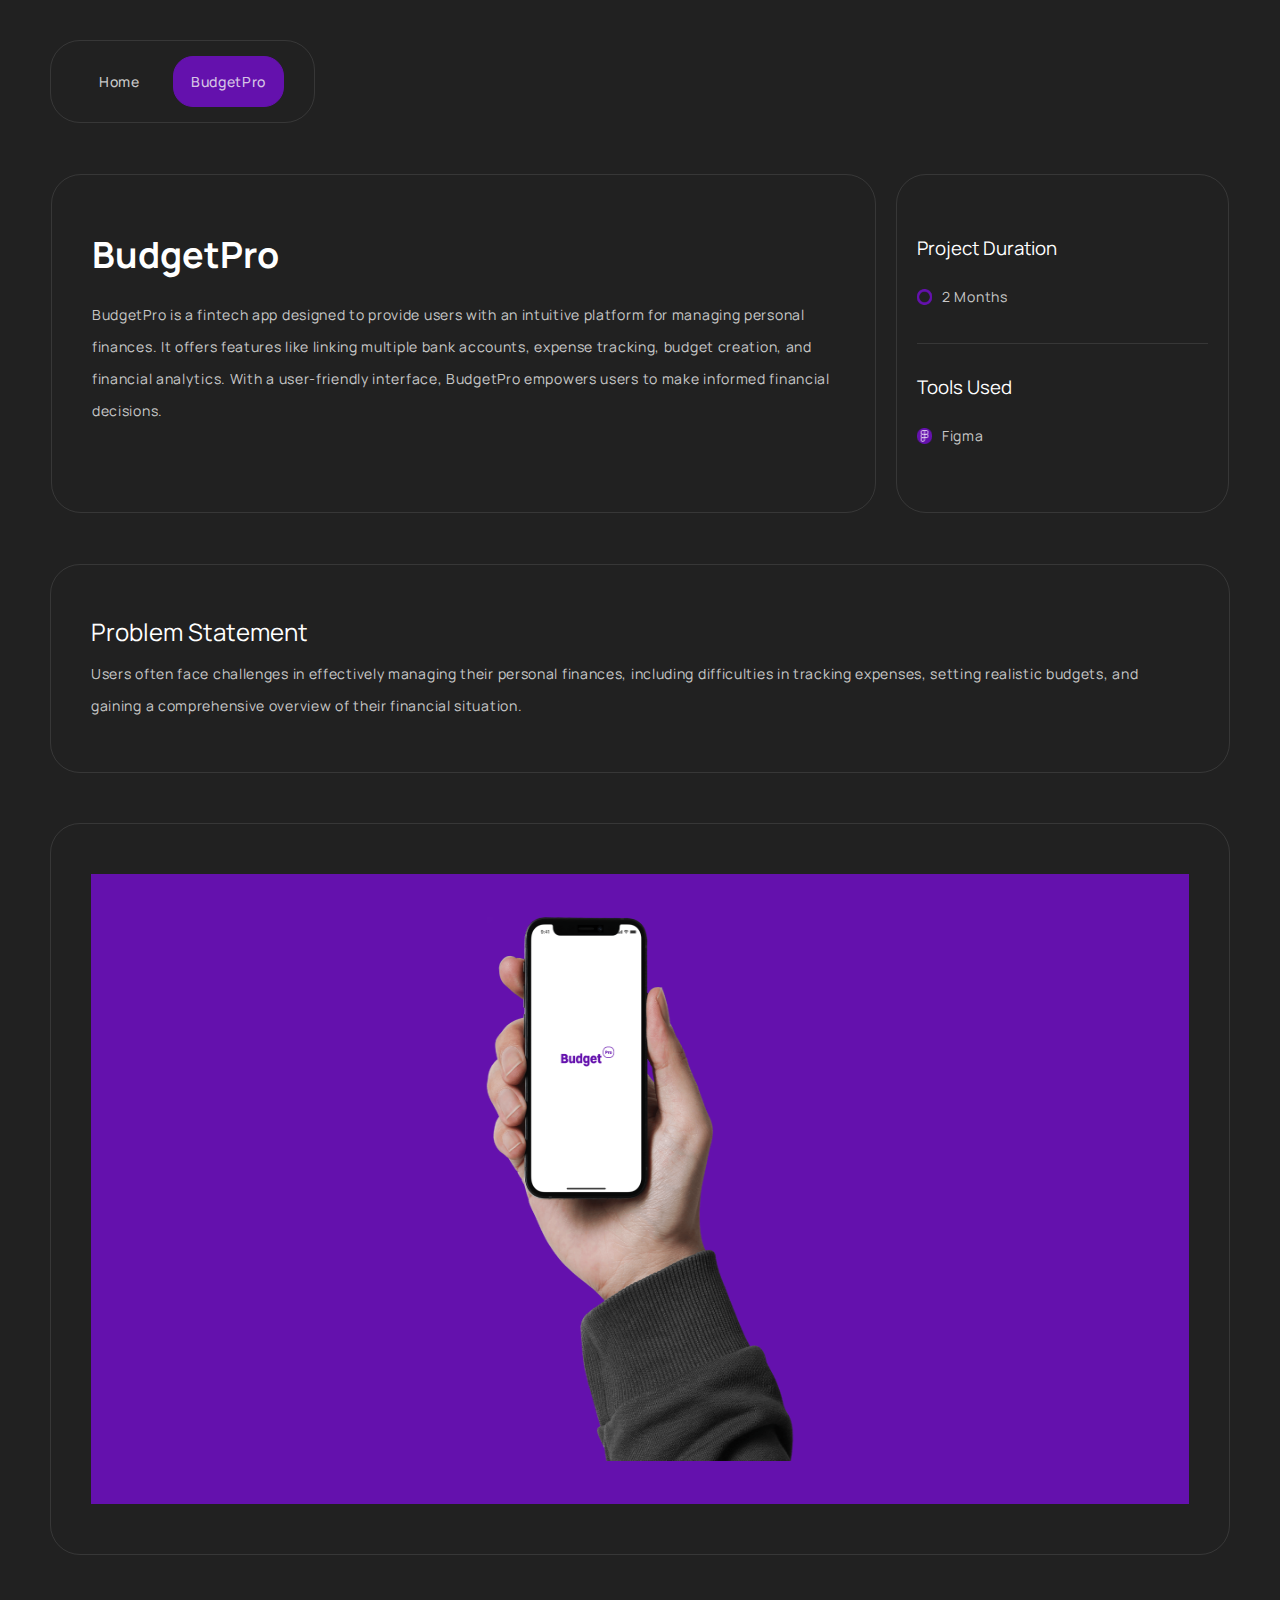
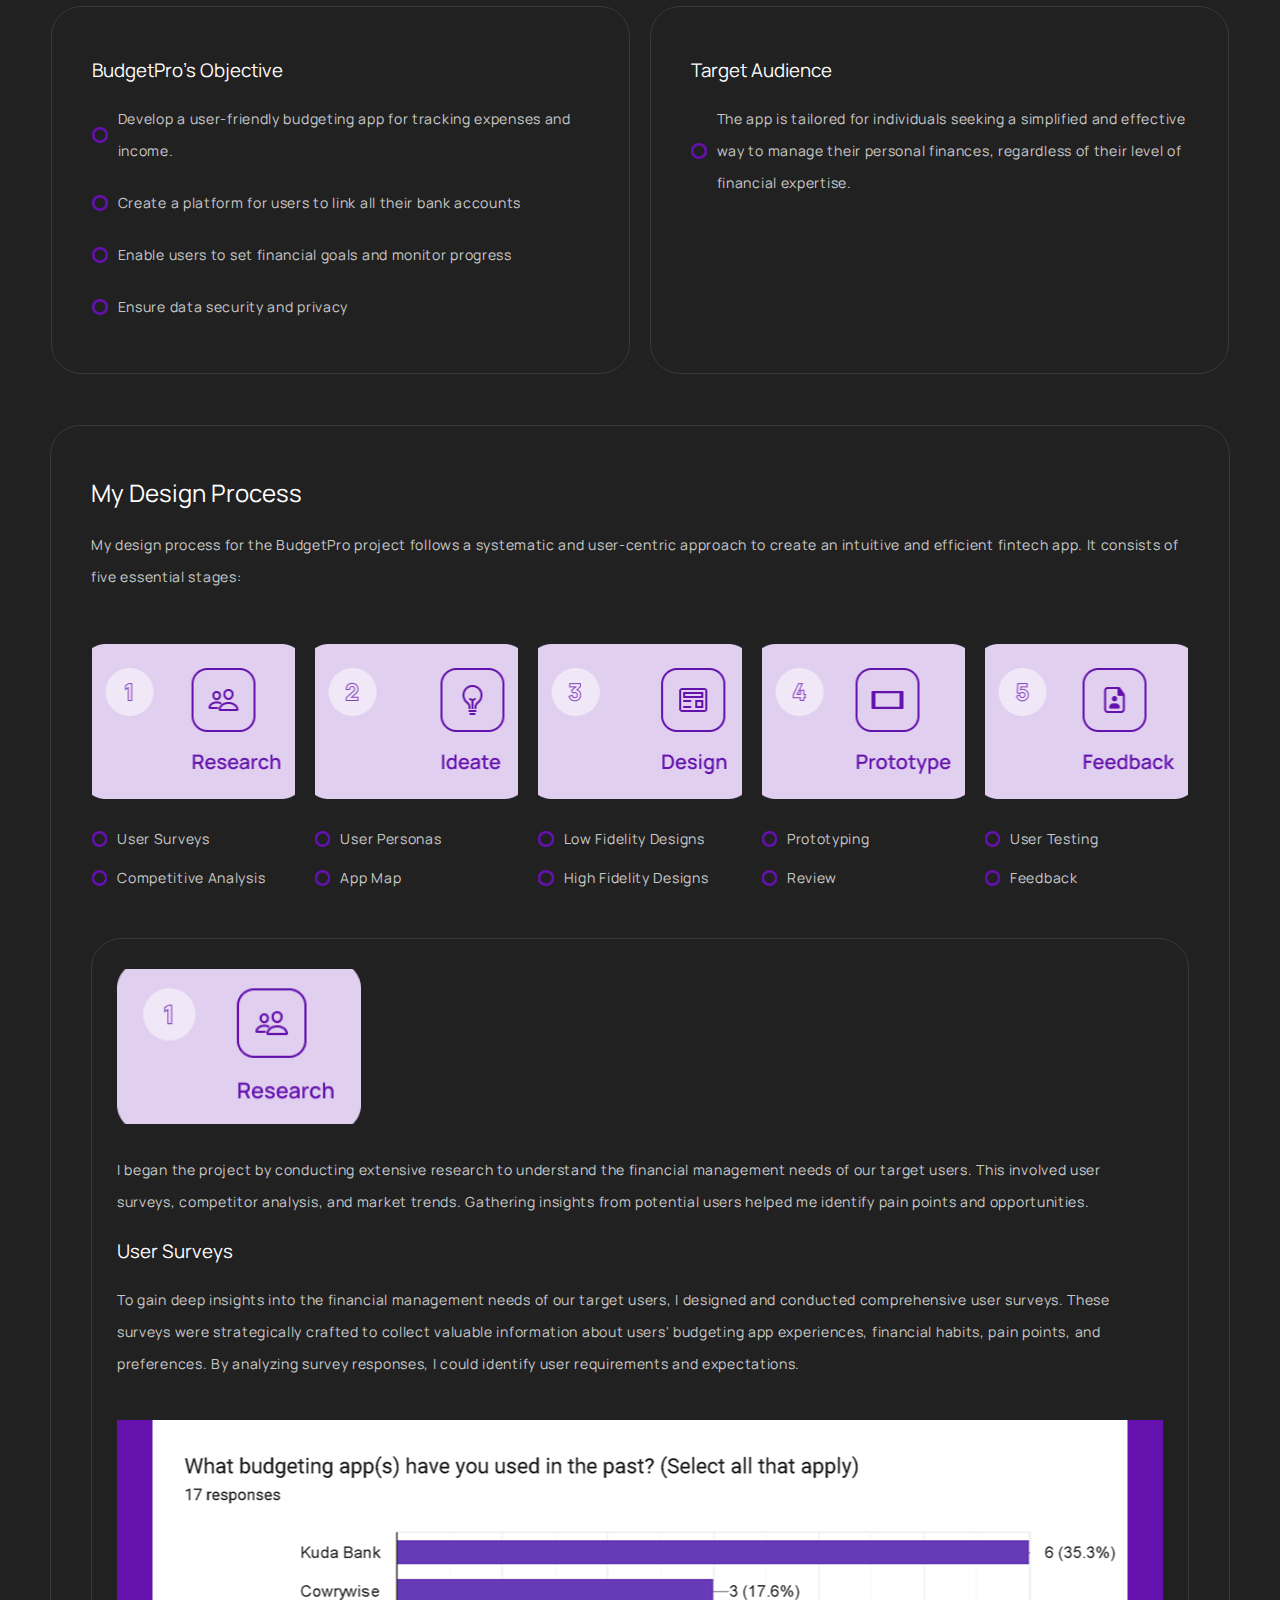
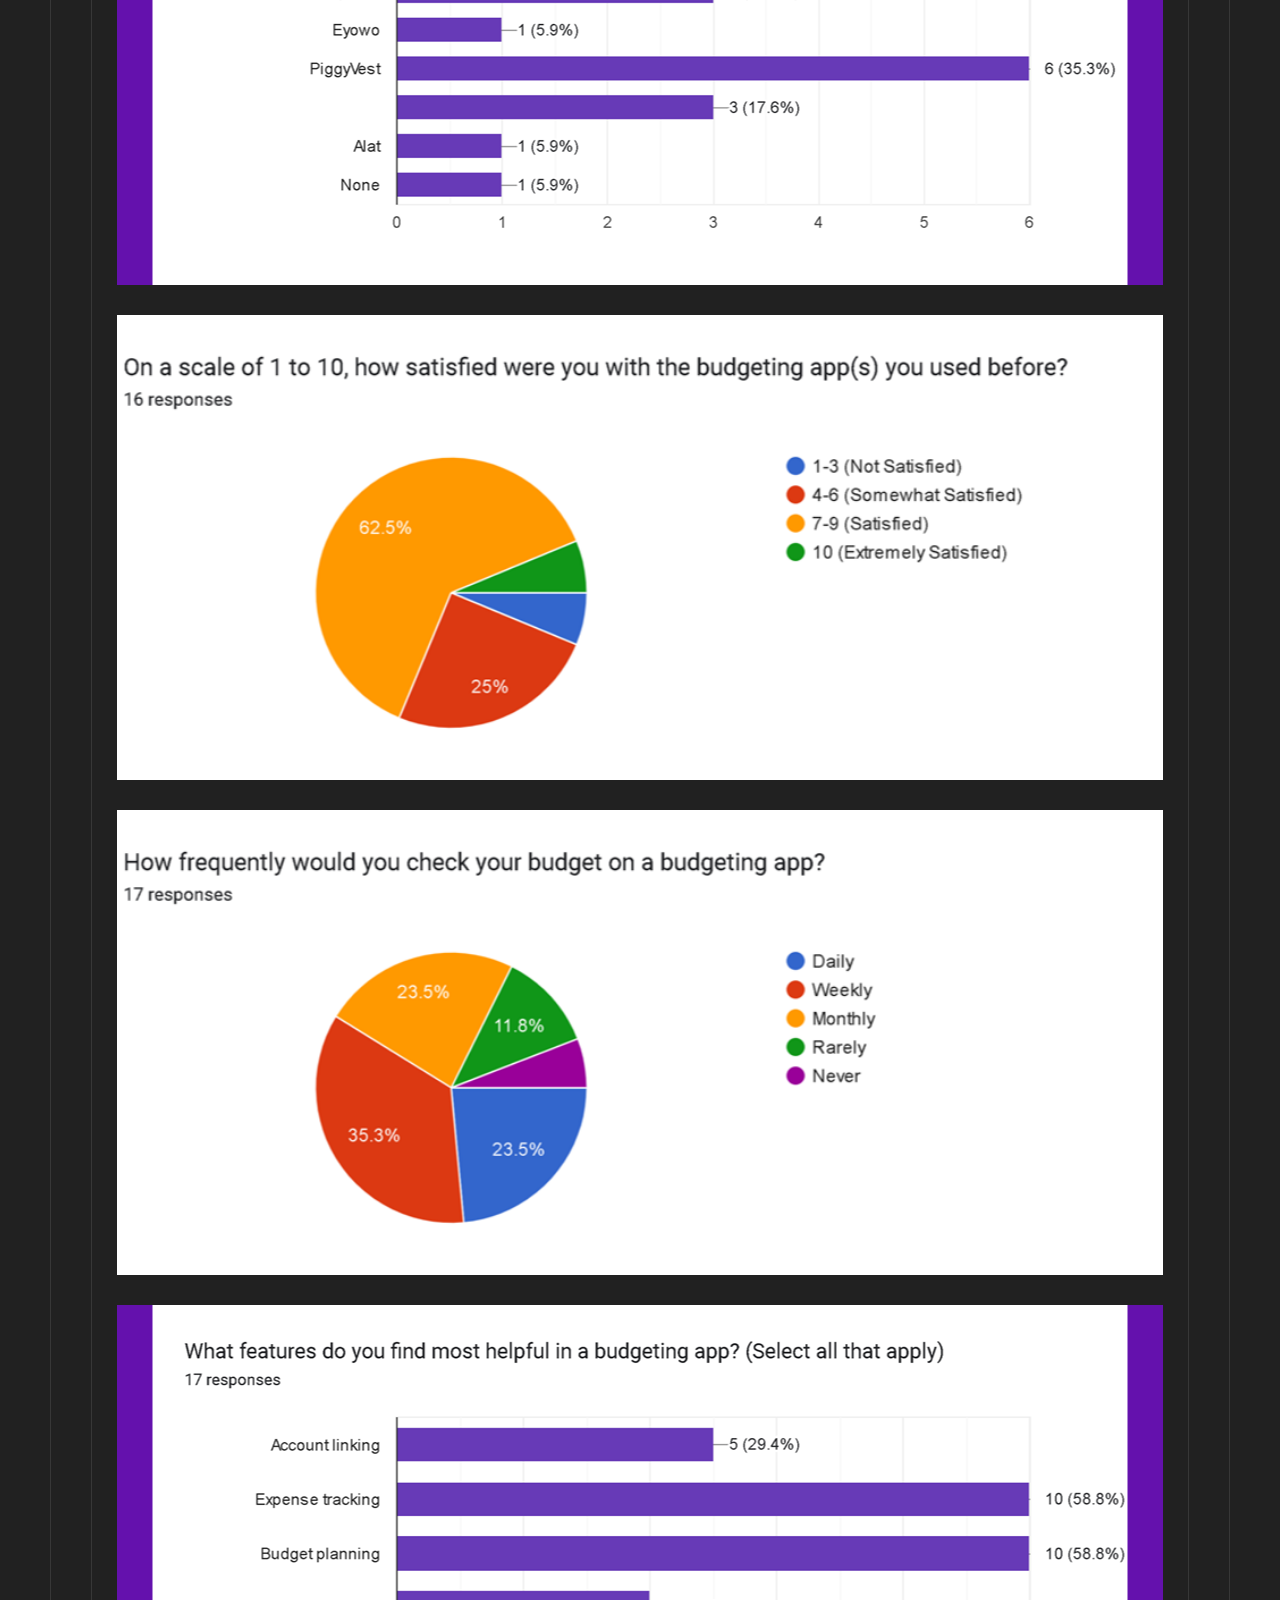
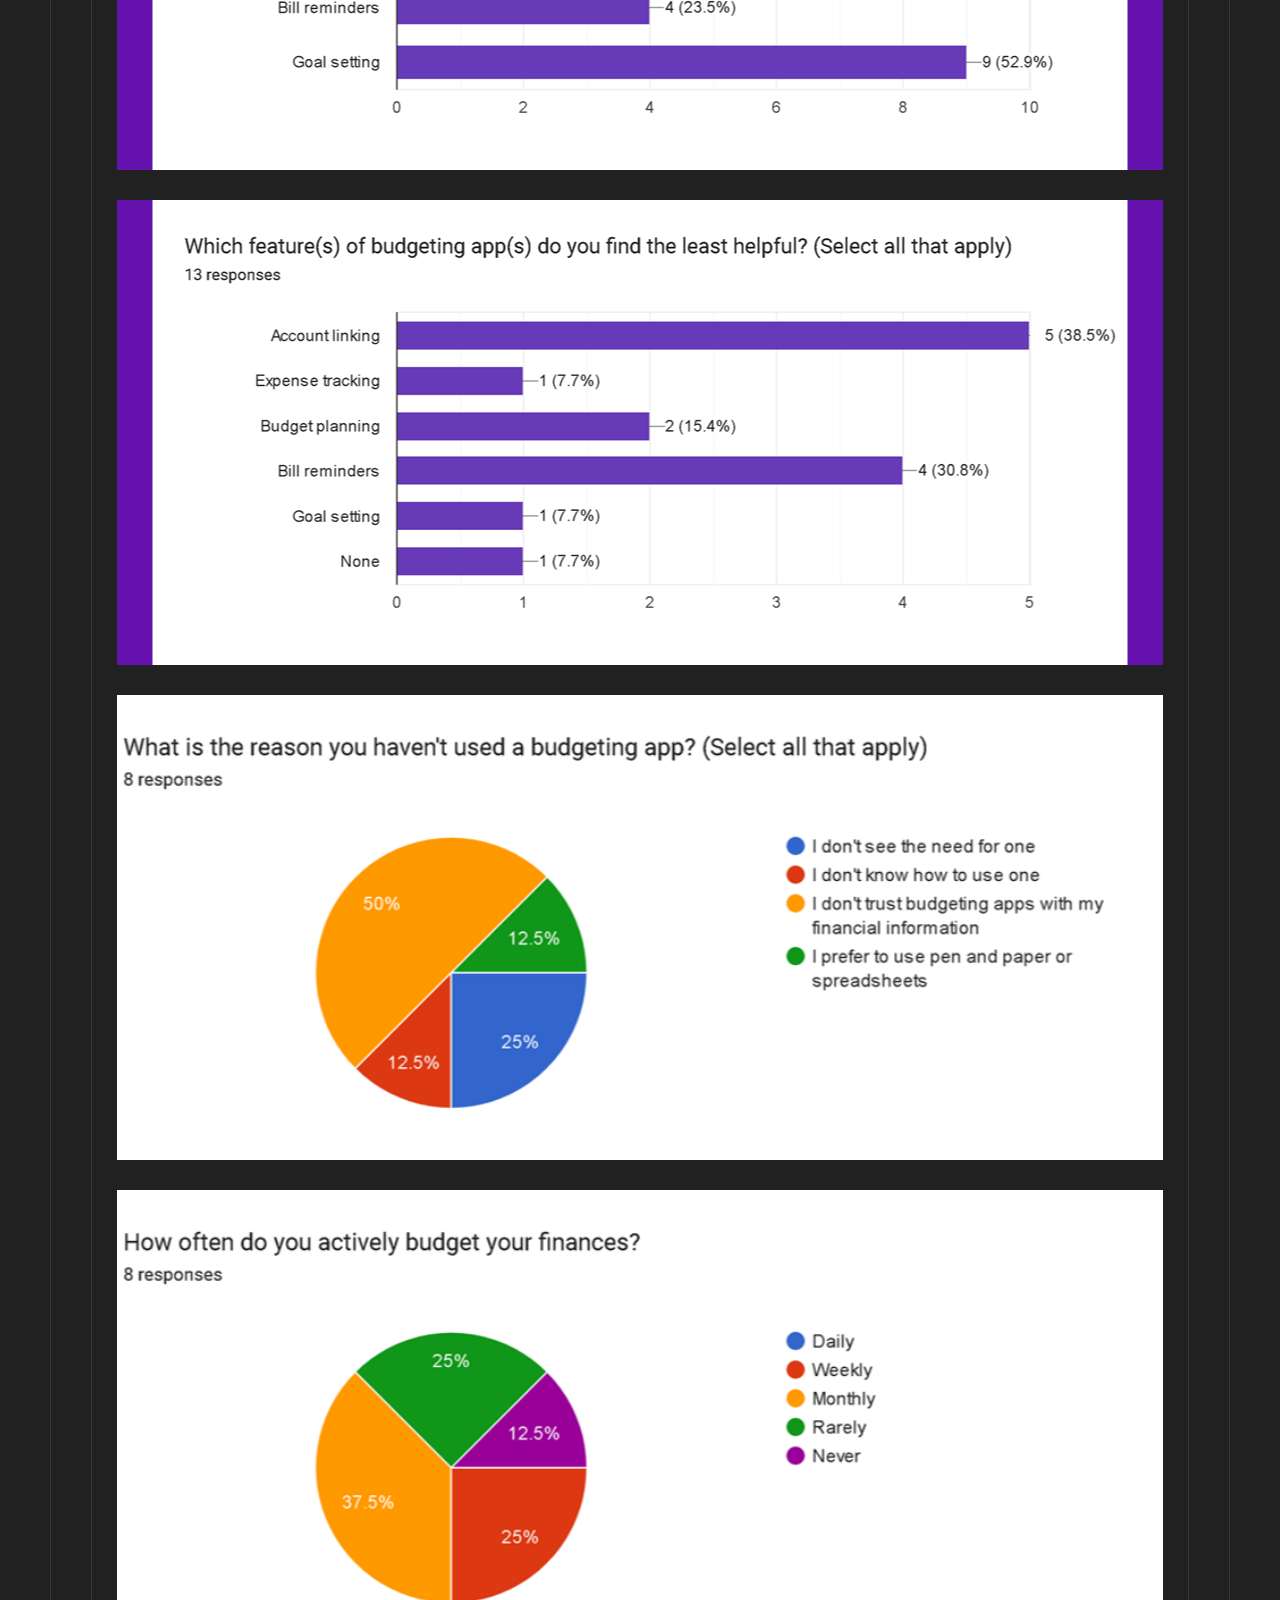
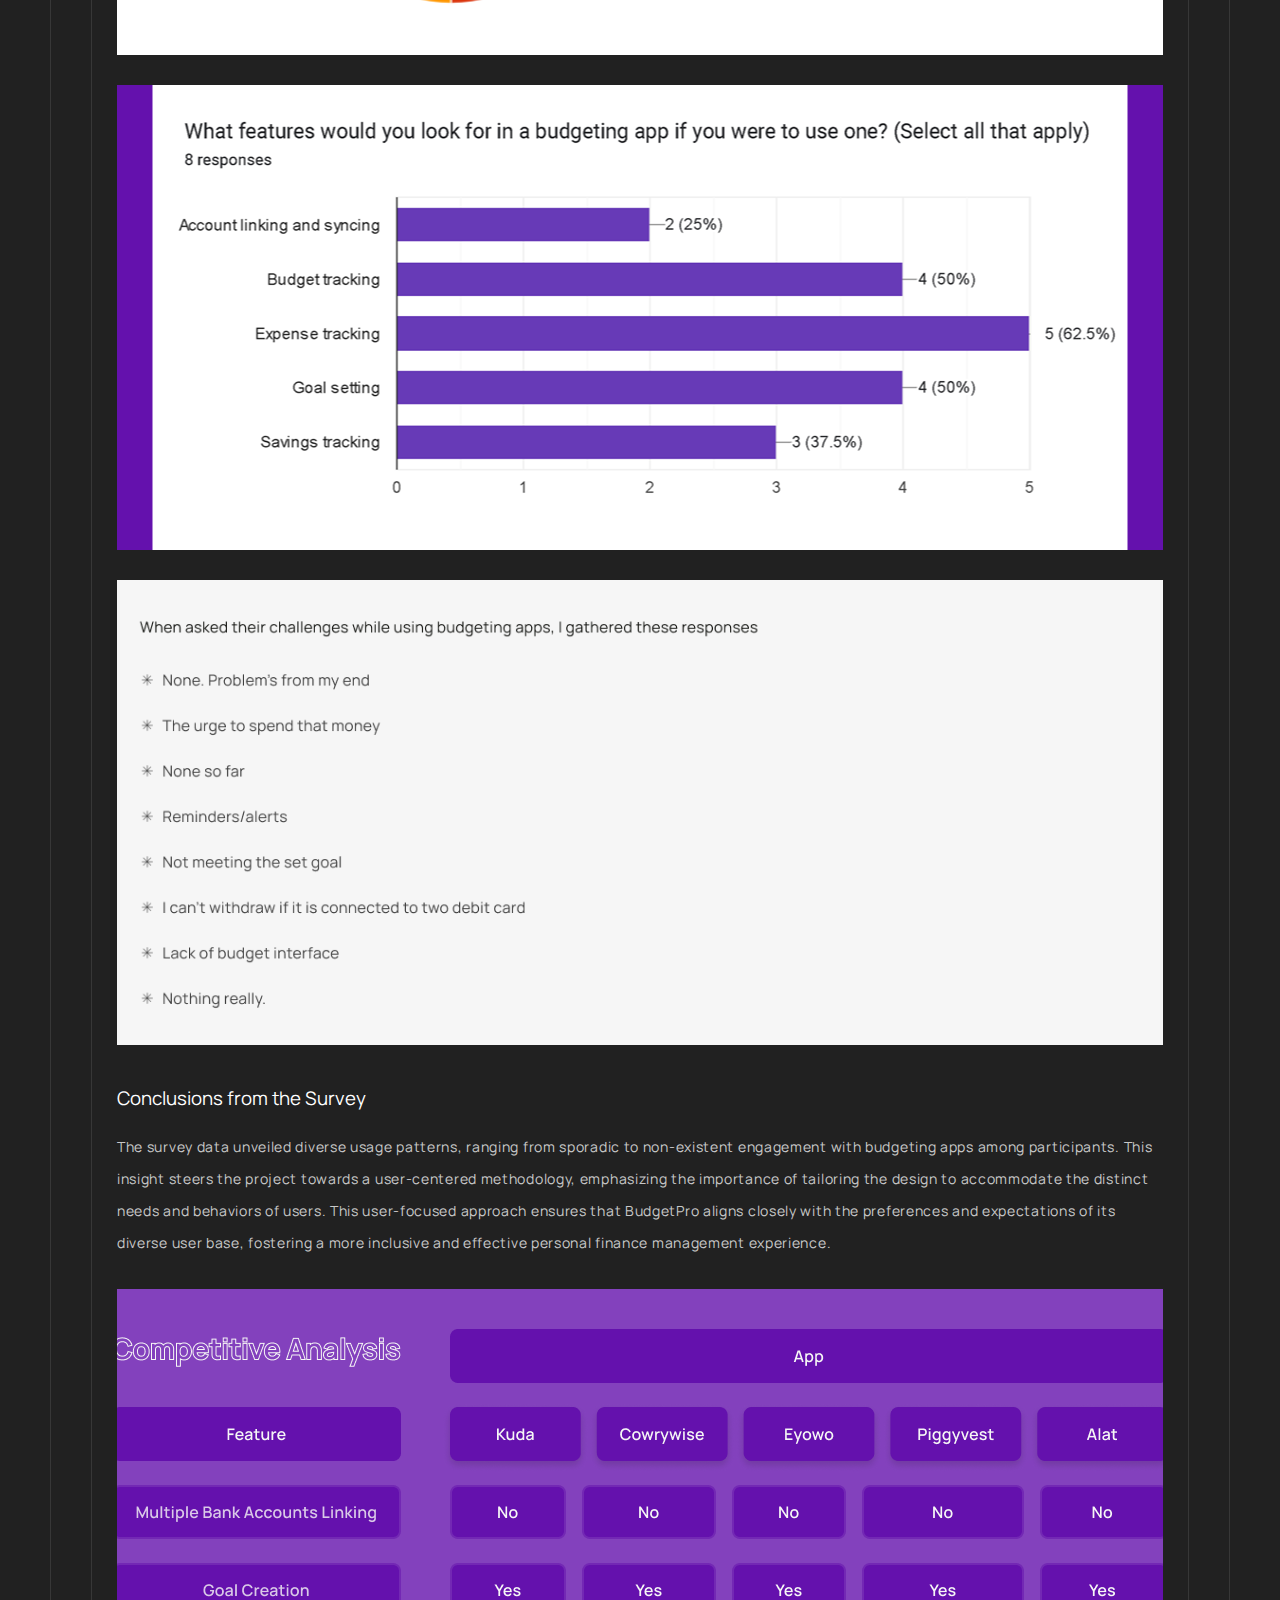
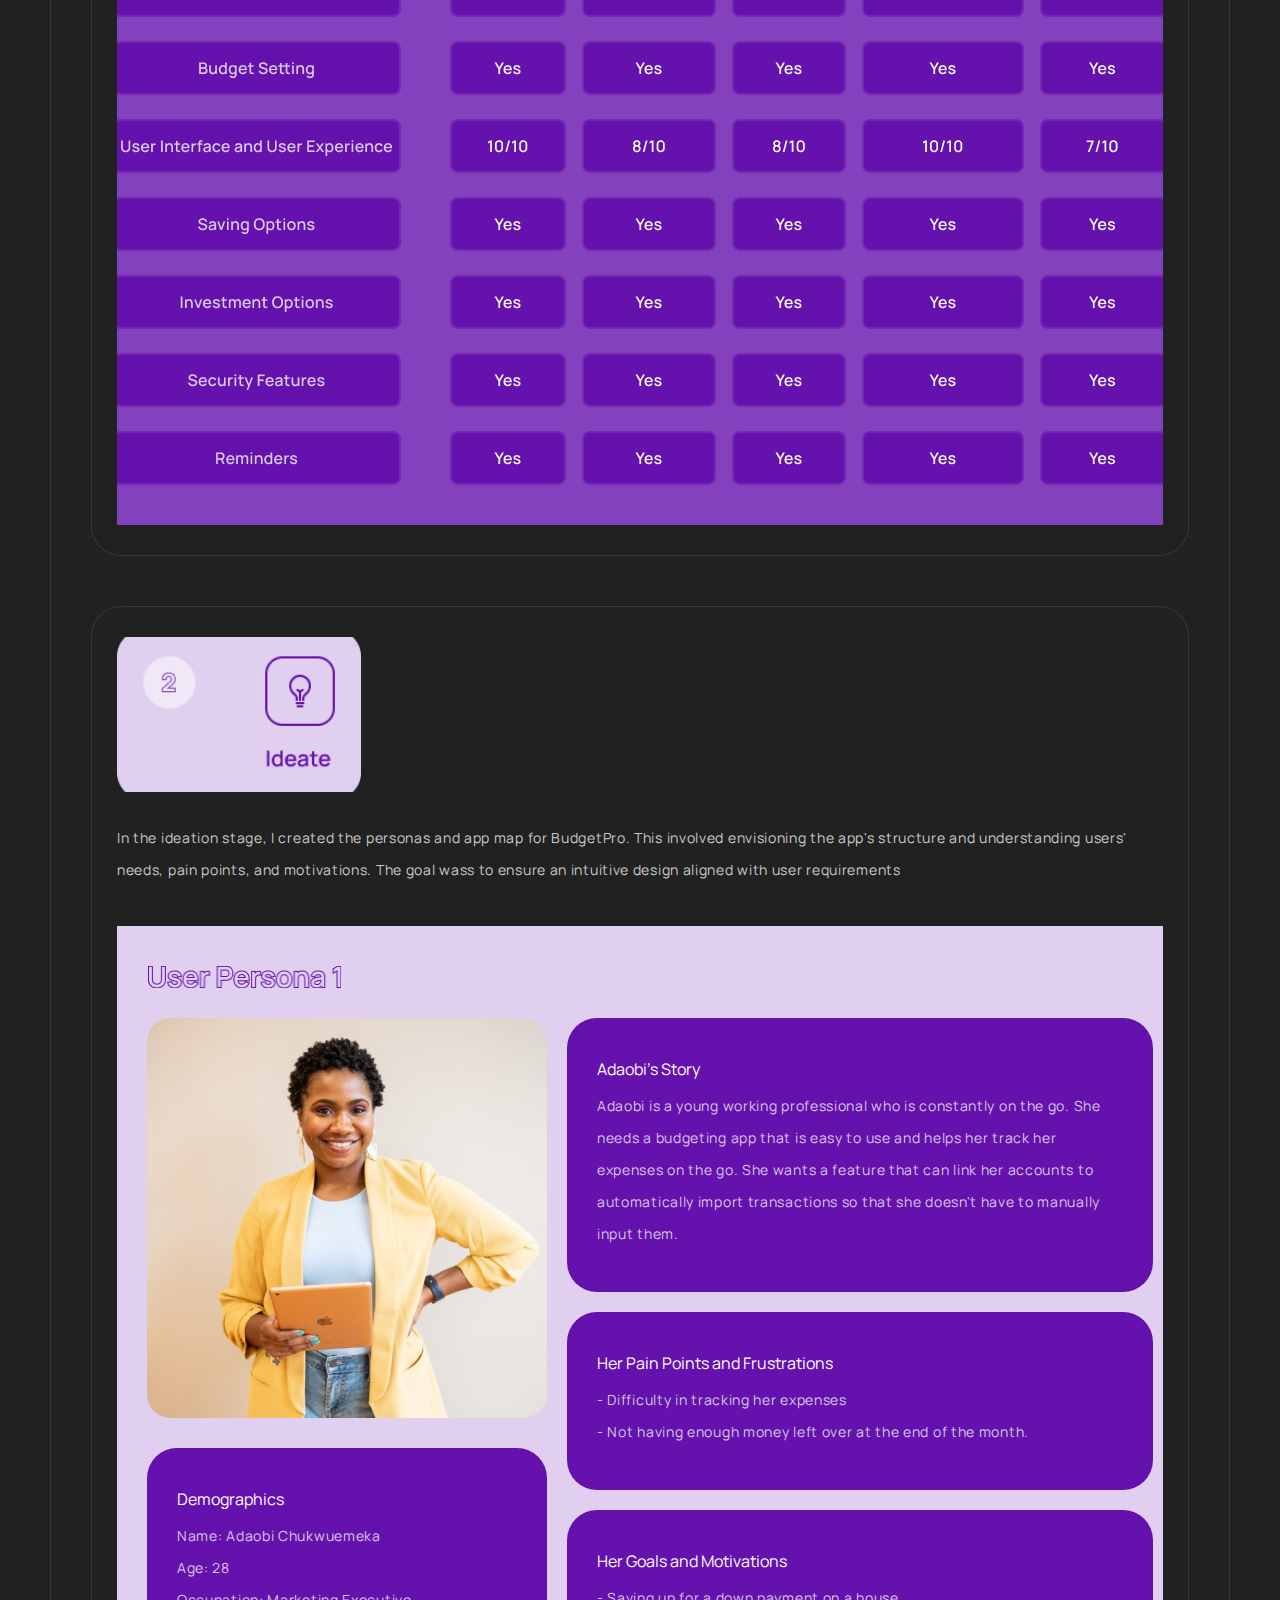
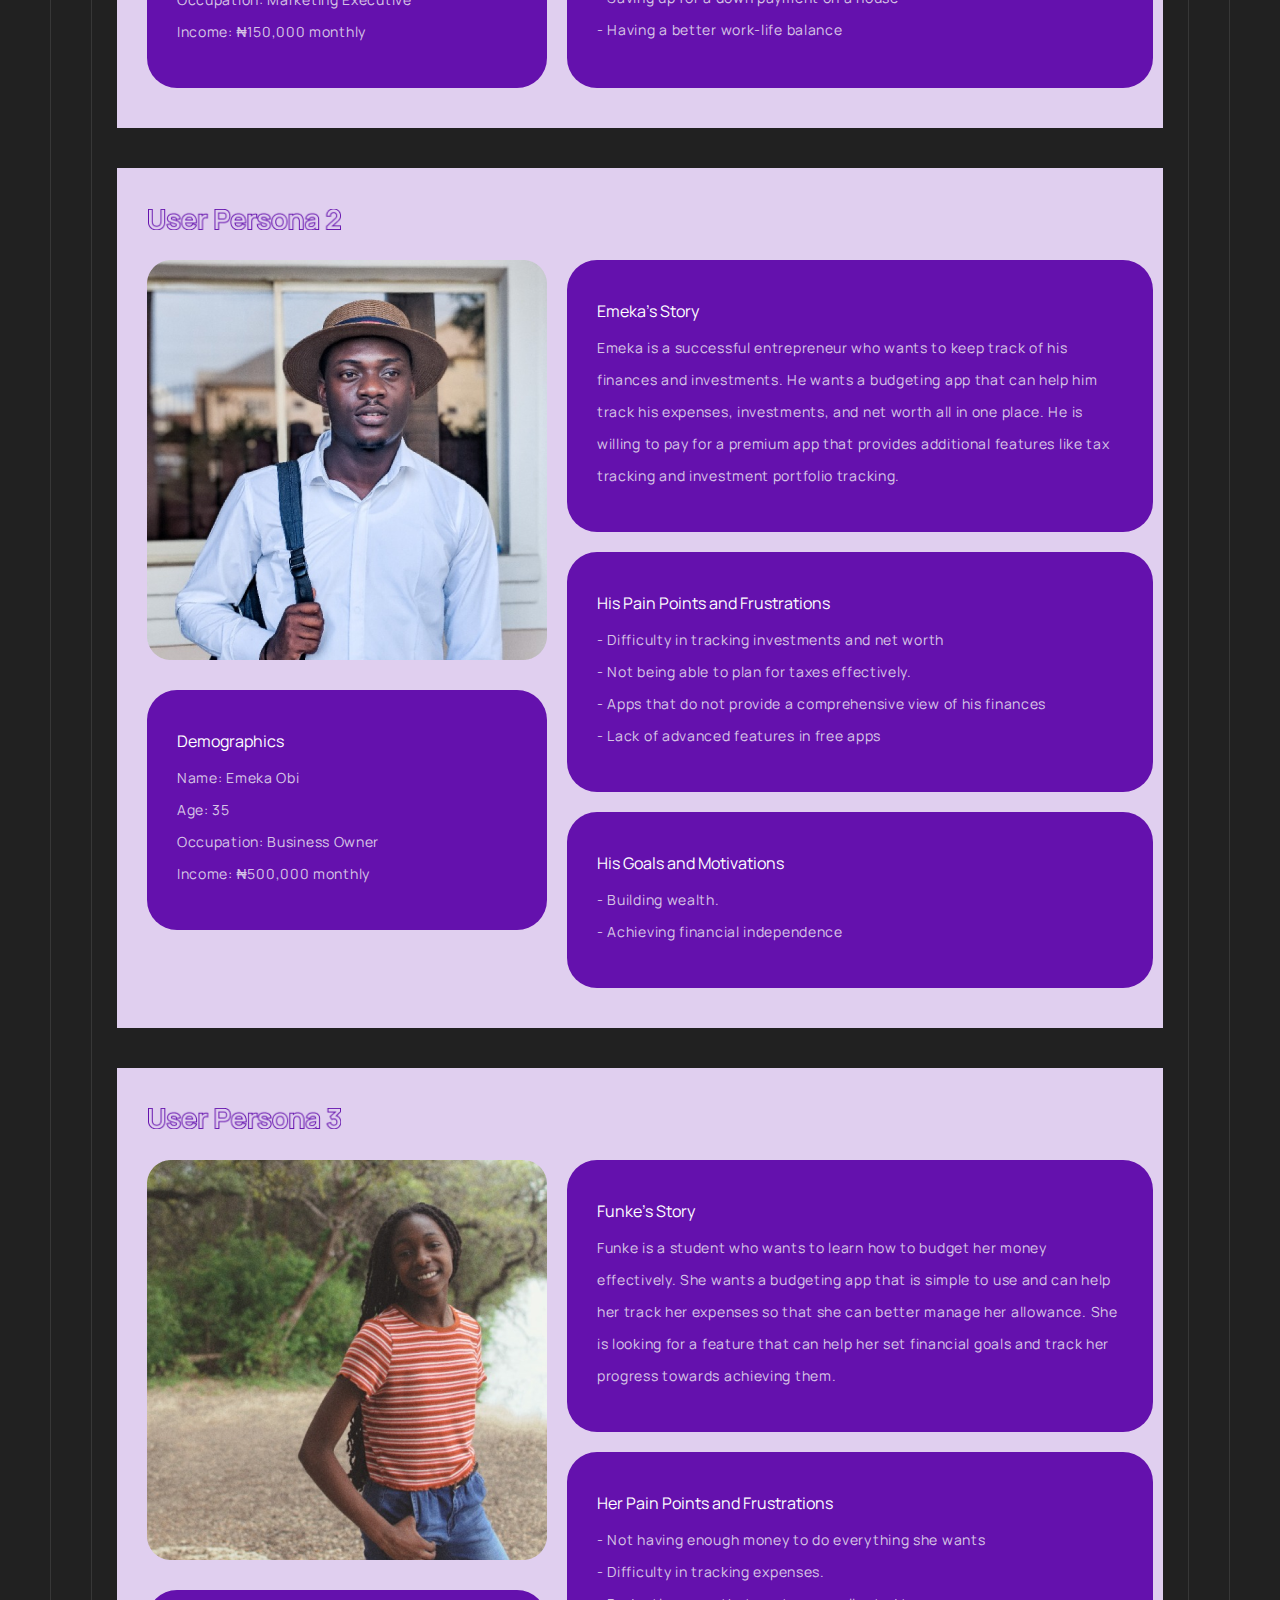
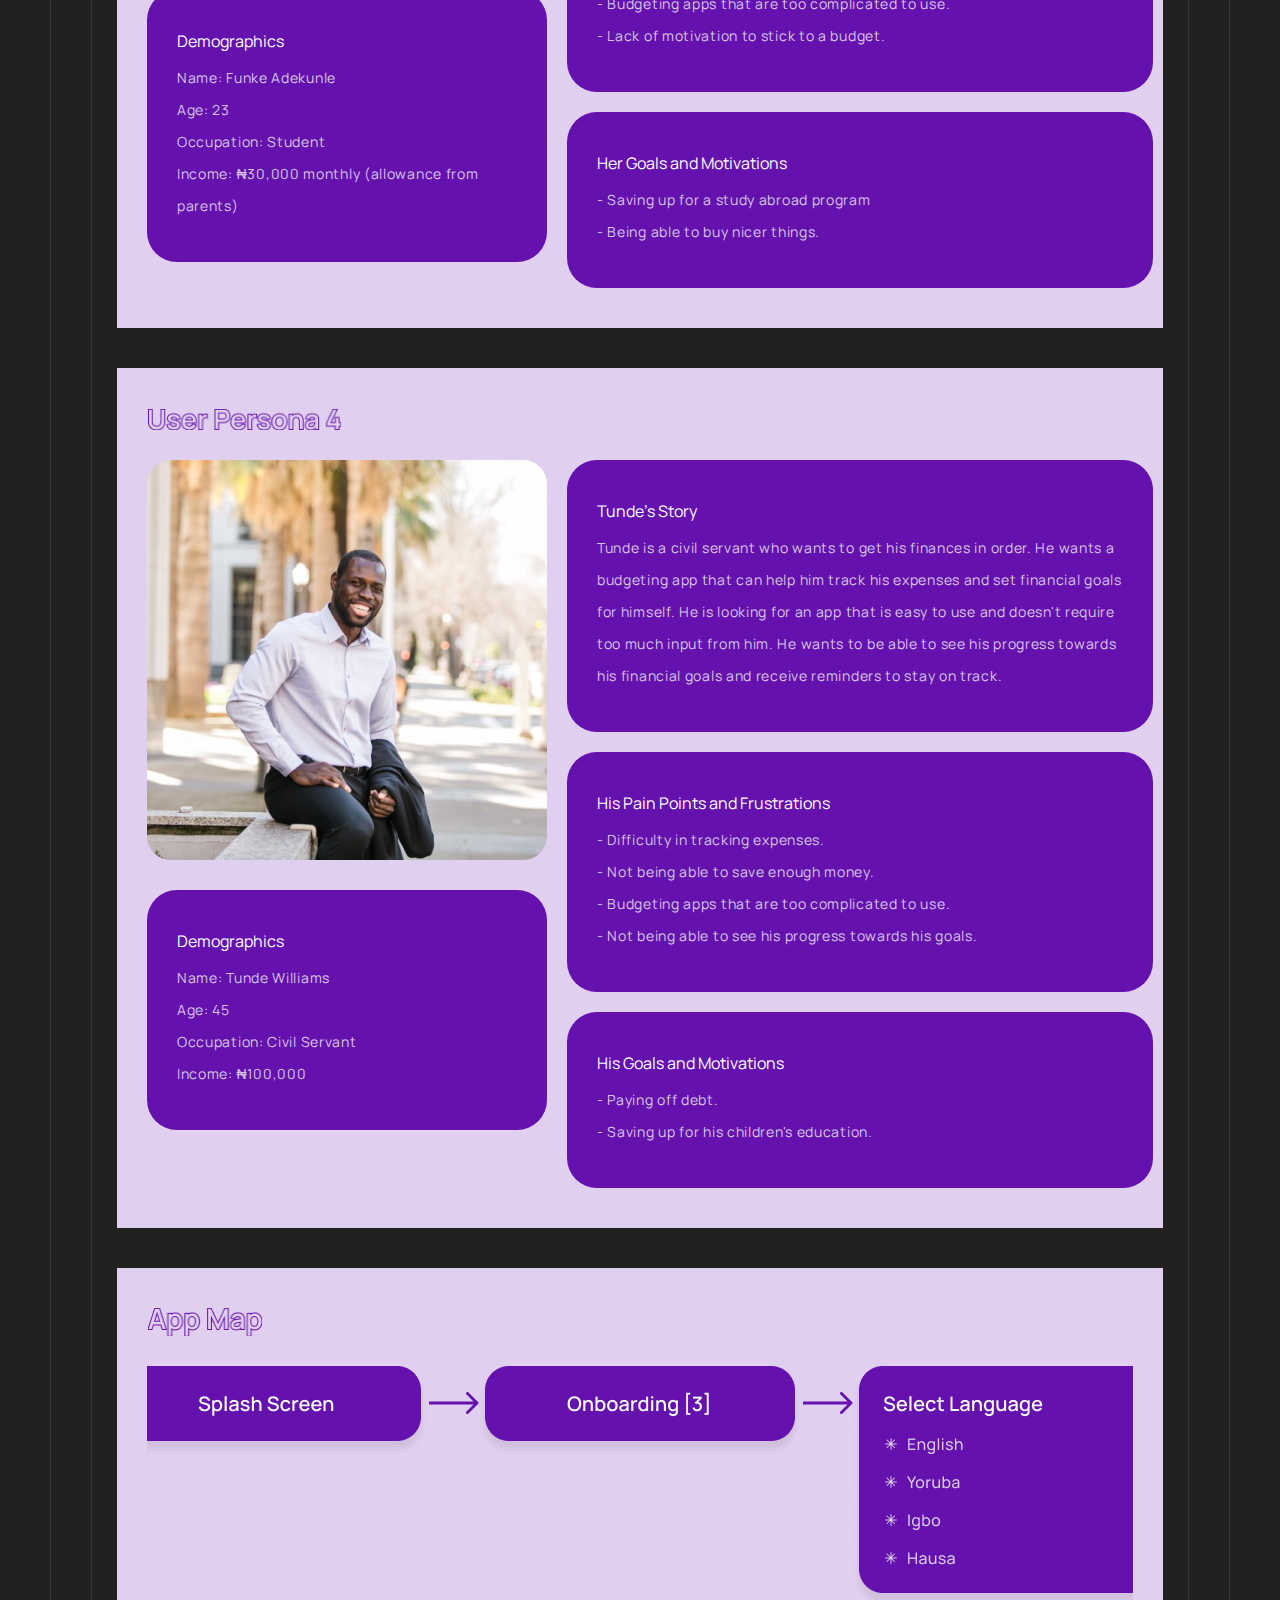
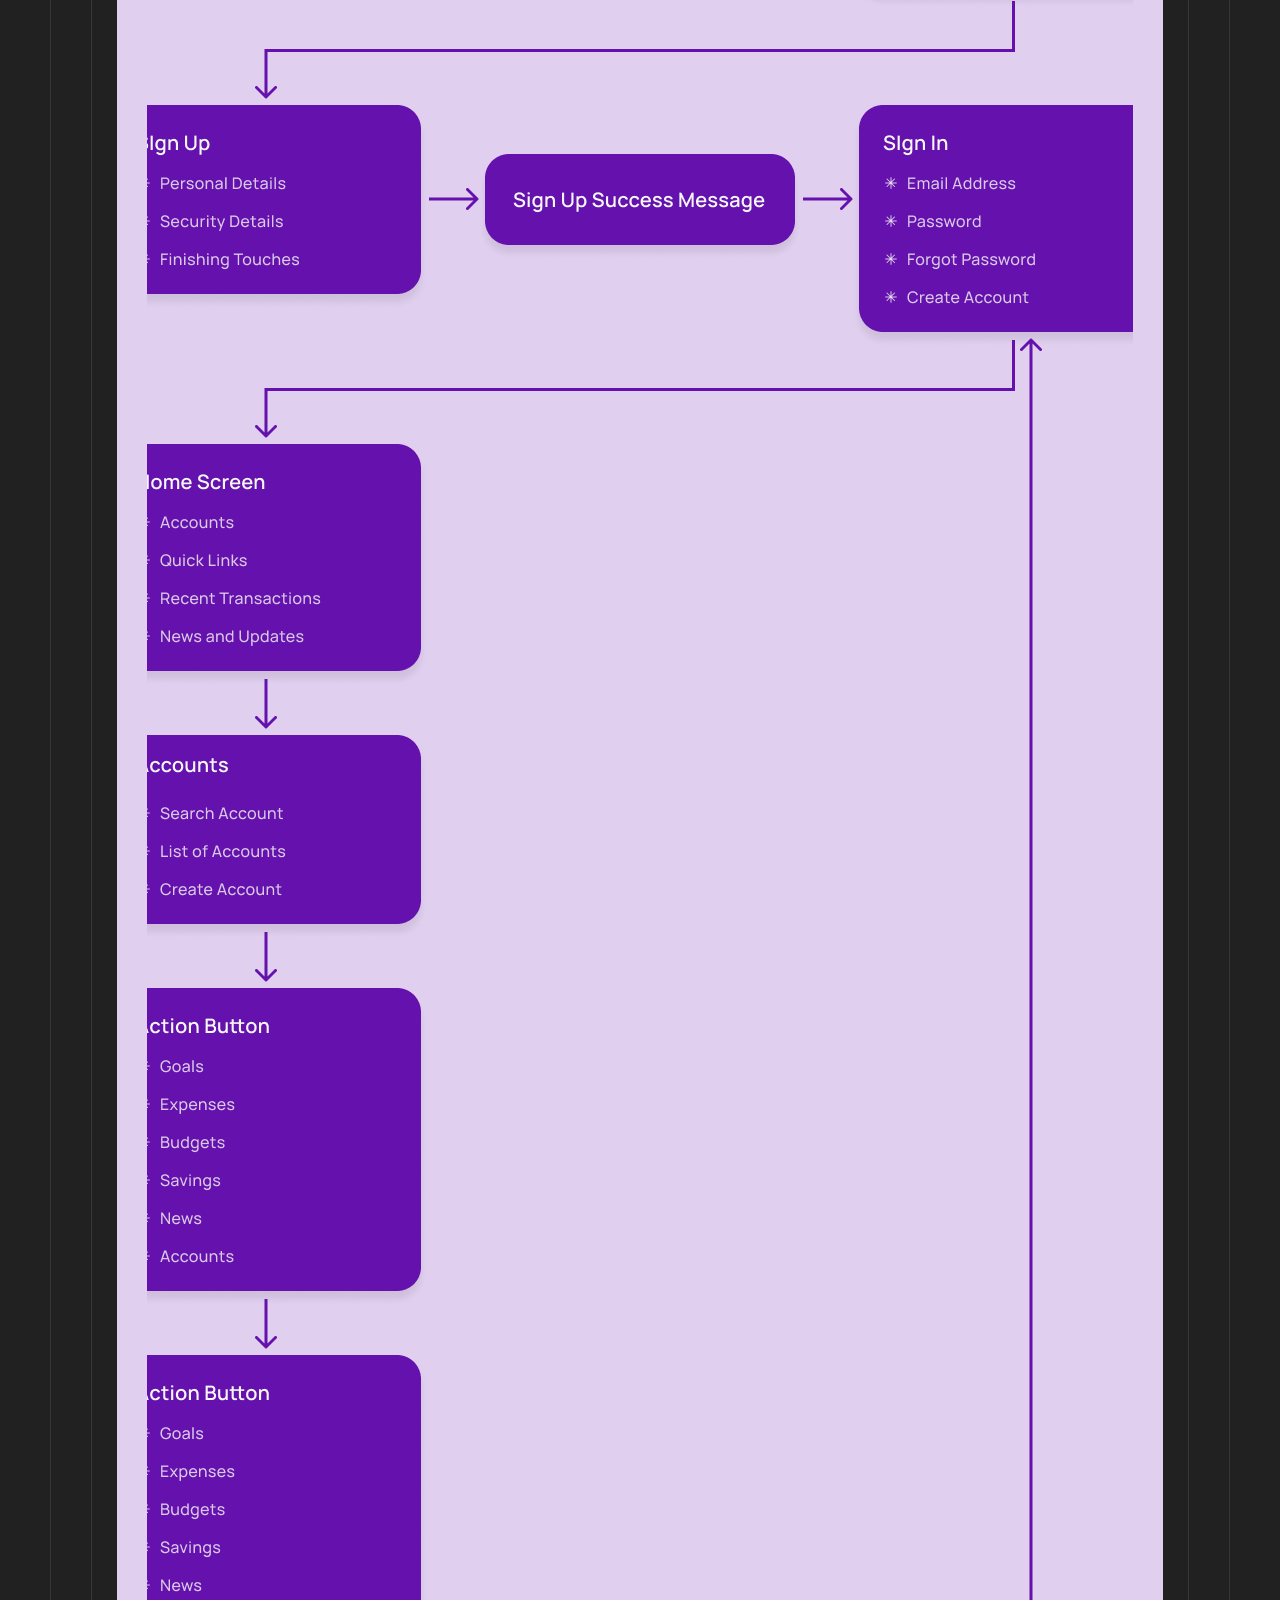
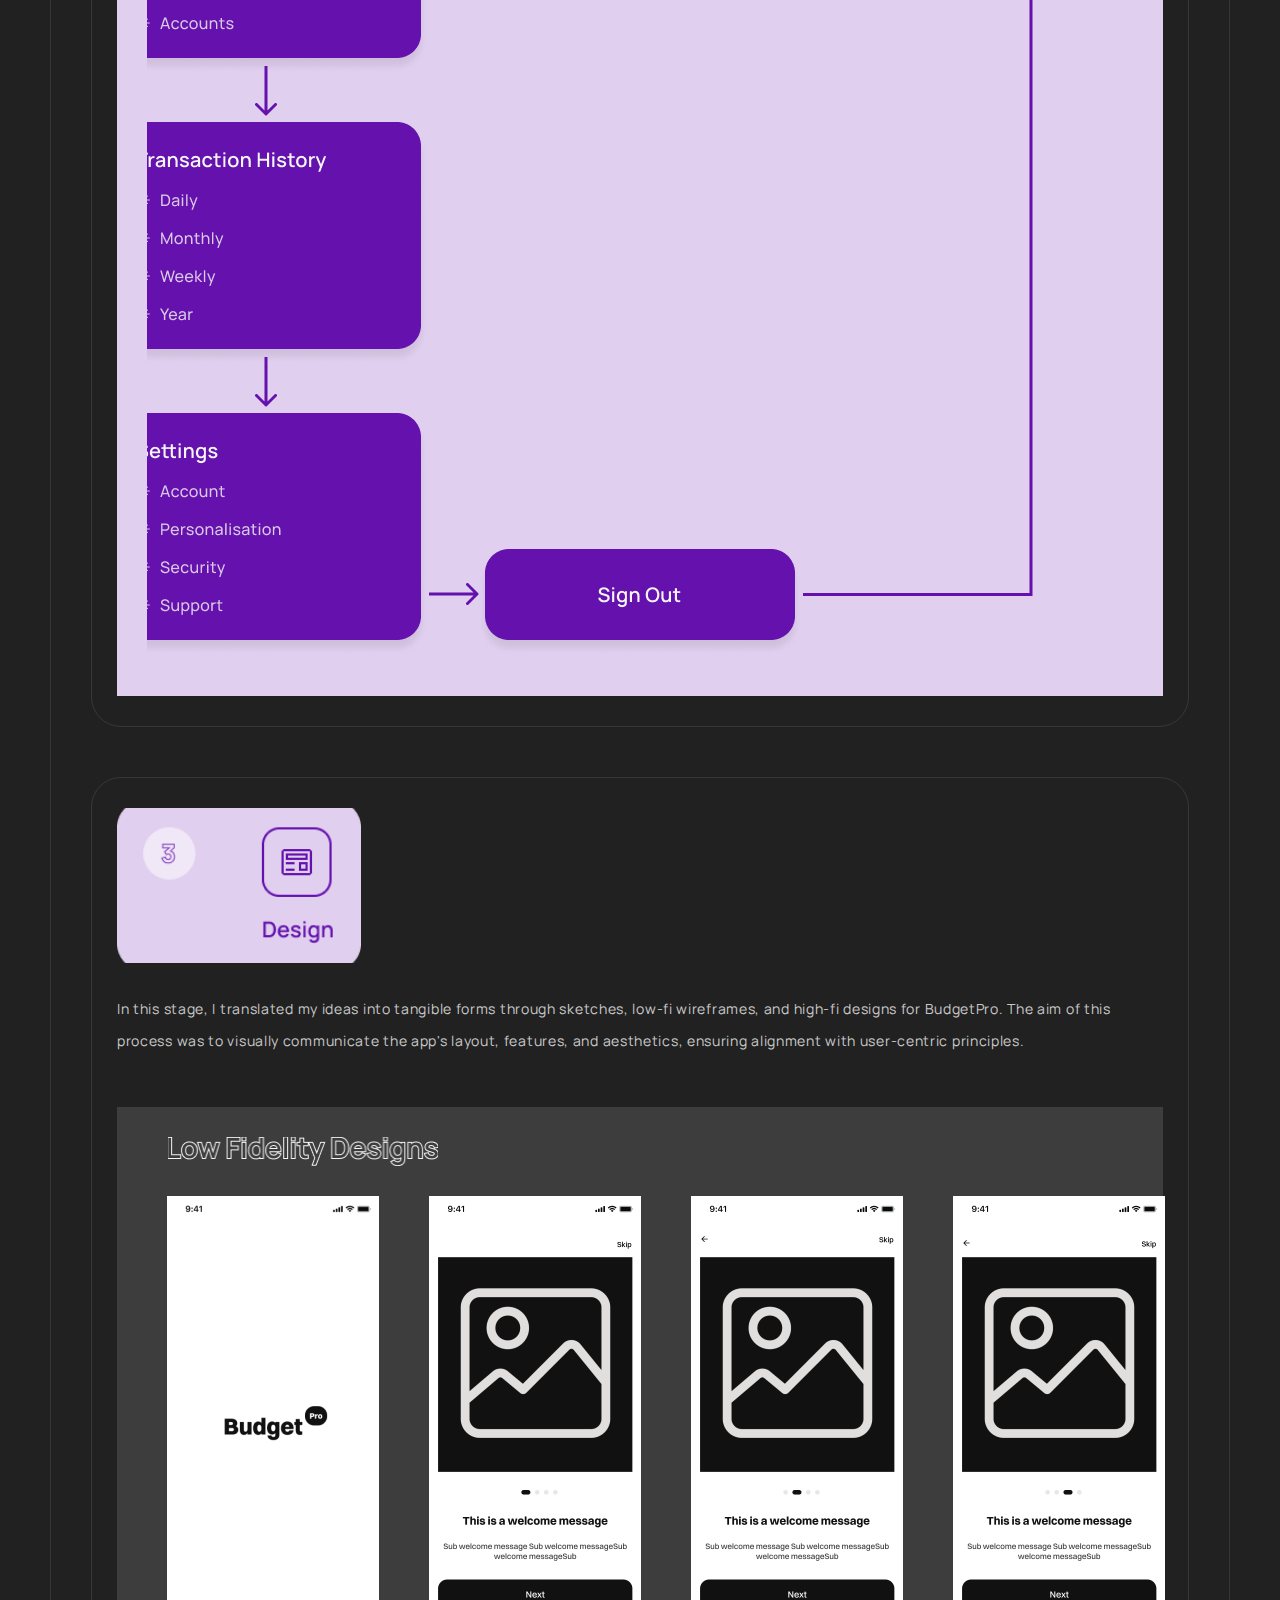
<file: html/budgetpro.html>
<!DOCTYPE html>
<html lang="en">
  <head>
    <meta charset="UTF-8" />
    <meta name="viewport" content="width=device-width, initial-scale=1.0" />
    <link
      rel="shortcut icon"
      href="../images/home/favicon.ico"
      type="image/x-icon"
    />
    <title>BudgetPro</title>

    <style>
      /* Font Family */
      @import url("https://fonts.googleapis.com/css2?family=Manrope:wght@200;300;400;500;600;700;800&display=swap");

      /* General Styling */
      * {
        box-sizing: border-box;
        margin: 0;
        padding: 0;
      }

      html {
        scroll-behavior: smooth;
      }

      body {
        background: linear-gradient(
            rgba(255, 255, 255, 0.13),
            rgba(255, 255, 255, 0.13)
          ),
          #000;
        font-family: "Manrope", sans-serif;
      }

      /* Tags */
      a,
      p {
        font-size: 14px;
        font-weight: 400;
        letter-spacing: 0.7px;
        line-height: 32px;
      }

      a {
        font-weight: 500;
        line-height: normal;
      }

      @media screen and (max-width: 1000px) {
        a,
        p {
          font-size: 12px;
          line-height: 30px;
        }

        a {
          font-weight: 500;
          line-height: normal;
        }
      }

      /* Go to Top Btn */
      #top-btn {
        bottom: 30px;
        display: none;
        position: fixed;
        right: 30px;
        z-index: 1000;
      }

      #top-btn a {
        background: url("../images/projects/budgetpro/icon-goToTop.png")
          center/cover no-repeat;
        border-radius: 300px;
        display: block;
        height: 40px;
        transition: all 0.3s;
        width: 40px;
      }
      #top-btn a:hover {
        background: url("../images/projects/budgetpro/icon-goToTopHover.png")
          center/cover no-repeat;
      }

      @media screen and (max-width: 400px) {
        #top-btn {
          bottom: 20px;
          right: 20px;
        }

        #top-btn a:hover {
          background: url("../images/home/icon-goToTop.png") center/cover
            no-repeat;
        }
      }

      /* Navigation Bar */
      .navbar {
        border: 1px solid #ffffff1a;
        border-radius: 30px;
        display: inline-block;
        margin: 40px 50px 0px 50px;
        padding: 15px 30px;
        width: auto;
      }

      .navbar ul {
        align-items: center;
        display: flex;
        list-style: none;
      }

      .navbar ul li {
        margin-right: 15px;
      }
      .navbar ul li:last-of-type {
        margin-right: 0px;
      }

      .navbar ul li a {
        border: 1px solid rgba(255, 255, 255, 0);
        border-radius: 20px;
        color: #f6f6f6cc;
        display: block;
        padding: 15px 17px;
        text-decoration: none;
        transition: all 0.3s;
      }
      .navbar ul li a:first-of-type:hover,
      .navbar ul li:last-of-type a {
        background-color: #6411ad;
        border: 1px solid #6411ad;
      }

      @media screen and (max-width: 1000px) {
        .navbar {
          margin: 40px 30px 0px 30px;
          padding: 10px;
        }
      }
      @media screen and (max-width: 400px) {
        .navbar {
          margin: 40px 10px 0px 10px;
        }
      }

      /* General Section */
      .general-section {
        border: 1px solid #ffffff1a;
        border-radius: 30px;
        color: #f6f6f6cc;
        margin: 50px 50px 0px 50px;
        padding: 50px 40px;
      }

      .general-section h1,
      .general-section h2,
      .general-section h3,
      .general-section h4,
      .general-section h5,
      .general-section h6 {
        color: #fff;
        font-weight: 400;
      }

      .general-section h3 {
        margin-bottom: 20px;
      }

      .section-btn {
        background-color: rgba(255, 255, 255, 0.1);
        border: 1px solid rgba(255, 255, 255, 0.3);
        border-radius: 10px;
        color: #fff;
        cursor: pointer;
        display: inline-block;
        padding: 15px 17px;
        text-decoration: none;
        transition: all 0.3s;
      }
      .section-btn:hover {
        background: #6411ad;
        border: 1px solid #6411ad;
      }

      .section-item {
        align-items: center;
        display: flex;
        margin-bottom: 20px;
      }
      .section-item:last-of-type {
        margin-bottom: 0px;
      }

      .section-item p {
        width: calc(100% - 16px);
      }

      .section-item span {
        color: #fff;
        font-weight: 900;
      }

      .section-icon {
        height: 16px;
        margin-right: 10px;
        width: 16px;
      }

      .icon-bullet {
        background: url("../images/projects/budgetpro/icon-bullet.png")
          center/cover no-repeat;
      }

      .icon-asterisks {
        background: url("../images/projects/budgetpro/icon-asteriskx.png")
          center/cover no-repeat;
      }

      .icon-figma {
        background: url("../images/projects/budgetpro/icon-figma.png")
          center/cover no-repeat;
      }

      @media screen and (max-width: 1000px) {
        .general-section {
          margin: 30px 30px 0px 30px;
          padding: 30px 20px;
        }

        .general-section br {
          display: none;
        }

        .section-btn {
          padding: 12px 14px;
        }
      }
      @media screen and (max-width: 400px) {
        .general-section {
          margin: 30px 10px 0px 10px;
        }
      }

      /* Section One */
      .section-one {
        border: 1px solid rgba(255, 255, 255, 0);
        padding: 0px;
      }

      .sect1-container {
        display: grid;
        grid-gap: 20px;
        grid-template-columns: 70% calc(30% - 20px);
      }

      .sect1-card {
        border: 1px solid #ffffff1a;
        border-radius: 30px;
      }
      .sect1-card:first-of-type {
        align-items: center;
        display: flex;
        justify-content: center;
        padding: 0px 40px;
      }
      .sect1-card:last-of-type {
        padding: 60px 20px;
      }

      .sect1-card:first-of-type h1 {
        font-size: 36px;
        font-weight: 700;
      }

      .sect1-card:first-of-type p {
        margin: 20px 0px 30px 0px;
      }

      .sect1-box:first-of-type {
        border-bottom: 1px solid #ffffff1a;
        padding-bottom: 30px;
      }
      .sect1-box:last-of-type {
        padding-top: 30px;
      }

      @media screen and (max-width: 1000px) {
        .sect1-container {
          display: block;
        }

        .sect1-card:first-of-type,
        .sect1-card:last-of-type {
          margin-bottom: 30px;
          padding: 30px 20px;
        }

        .sect1-card:last-of-type {
          margin-bottom: 0px;
        }

        .sect1-card:first-of-type h1 {
          font-size: 30px;
        }
      }

      /* Section Two */
      .section-two {
        border: 1px solid #ffffff1a;
        border-radius: 30px;
      }

      .sect2-container h2 {
        margin-bottom: 10px;
      }

      /* Section Three */
      .imgSlides {
        display: none;
      }

      .fade {
        animation: fade 1.3s forwards;
      }

      @keyframes fade {
        from {
          opacity: 0;
        }

        to {
          opacity: 1;
        }
      }

      .section-three img {
        height: 630px;
        vertical-align: middle;
        width: 100%;
      }

      @media screen and (max-width: 1000px) {
        .section-three img {
          height: 500px;
        }
      }
      @media screen and (max-width: 800px) {
        .section-three img {
          height: 400px;
        }
      }
      @media screen and (max-width: 600px) {
        .section-three img {
          height: 300px;
        }
      }
      @media screen and (max-width: 400px) {
        .section-three img {
          height: 188px;
        }
      }

      /* Section Four */
      .section-four {
        border: 1px solid rgba(255, 255, 255, 0);
        padding: 0px;
      }

      .sect4-container {
        display: grid;
        grid-gap: 20px;
        grid-template-columns: repeat(2, 1fr);
      }

      .sect4-card {
        border: 1px solid #ffffff1a;
        border-radius: 30px;
        padding: 50px 40px;
      }

      @media screen and (max-width: 1000px) {
        .sect4-container {
          display: block;
        }

        .sect4-card {
          margin-bottom: 30px;
          padding: 30px 20px;
        }
        .sect4-card:last-of-type {
          margin-bottom: 0px;
        }
      }

      /* Section Five */
      .sect5-heading h2 {
        margin-bottom: 20px;
      }

      .sect5-container {
        border: 1px solid #ffffff1a;
        border-radius: 30px;
        margin: 50px 0px;
        padding: 30px 25px;
      }
      .sect5-container:last-of-type {
        margin-bottom: 0px;
      }

      .sect5-container1 {
        border: 1px solid rgba(255, 255, 255, 0);
        display: grid;
        grid-gap: 20px;
        grid-template-columns: repeat(5, 1fr);
        padding: 0px;
      }

      .sect5-container1 .sect5-imgbox {
        height: 155px;
        width: 100%;
      }

      .sect5-img1 {
        background: url("../images/projects/budgetpro/sect5-img1.png")
          center/cover no-repeat;
      }

      .sect5-img2 {
        background: url("../images/projects/budgetpro/sect5-img2.png")
          center/cover no-repeat;
      }

      .sect5-img3 {
        background: url("../images/projects/budgetpro/sect5-img3.png")
          center/cover no-repeat;
      }

      .sect5-img4 {
        background: url("../images/projects/budgetpro/sect5-img4.png")
          center/cover no-repeat;
      }

      .sect5-img5 {
        background: url("../images/projects/budgetpro/sect5-img5.png")
          center/cover no-repeat;
      }

      .sect5-container1 .sect5-txtbox {
        margin-top: 30px;
      }

      .sect5-container1 .sect5-txtbox p {
        line-height: normal;
      }

      .sect5-container2 .sect5-imgbox,
      .sect5-container3 .sect5-imgbox,
      .sect5-container4 .sect5-imgbox,
      .sect5-container5 .sect5-imgbox,
      .sect5-container6 .sect5-imgbox {
        height: 155px;
        margin-bottom: 30px;
        width: 244px;
      }

      .sect5-container2 p:first-of-type {
        margin-bottom: 20px;
      }

      .sect5-img-grid1 {
        display: grid;
        grid-gap: 30px;
        grid-template-columns: repeat(1, 1fr);
        grid-template-rows: repeat(9, 465px);
        margin: 40px 0px;
      }

      .sect5-img6 {
        background: url("../images/projects/budgetpro/sect5-img6.png")
          center/cover no-repeat;
      }

      .sect5-img7 {
        background: url("../images/projects/budgetpro/sect5-img7.png")
          center/cover no-repeat;
      }

      .sect5-img8 {
        background: url("../images/projects/budgetpro/sect5-img8.png")
          center/cover no-repeat;
      }

      .sect5-img9 {
        background: url("../images/projects/budgetpro/sect5-img9.png")
          center/cover no-repeat;
      }

      .sect5-img10 {
        background: url("../images/projects/budgetpro/sect5-img10.png")
          center/cover no-repeat;
      }

      .sect5-img11 {
        background: url("../images/projects/budgetpro/sect5-img11.png")
          center/cover no-repeat;
      }

      .sect5-img12 {
        background: url("../images/projects/budgetpro/sect5-img12.png")
          center/cover no-repeat;
      }

      .sect5-img13 {
        background: url("../images/projects/budgetpro/sect5-img13.png")
          center/cover no-repeat;
      }

      .sect5-img14 {
        background: url("../images/projects/budgetpro/sect5-img14.png")
          center/cover no-repeat;
      }

      .sect5-img15 {
        background: url("../images/projects/budgetpro/sect5-img15.png")
          center/cover no-repeat;
        height: 836px;
        margin-top: 30px;
        width: 100%;
      }

      .sect5-imgMobile1 {
        display: none;
      }

      .sect5-container3 .sect5-card {
        background: #e0cfef;
        margin-top: 40px;
        padding: 40px 30px;
      }

      .sect5-header {
        border: 1px solid rgba(255, 255, 255, 0);
        height: 22px;
        margin-bottom: 30px;
        width: 195px;
      }

      .sect5-header1 {
        background: url("../images/projects/budgetpro/sect5-header1.png")
          center/cover no-repeat;
      }

      .sect5-header2 {
        background: url("../images/projects/budgetpro/sect5-header2.png")
          center/cover no-repeat;
      }

      .sect5-header3 {
        background: url("../images/projects/budgetpro/sect5-header3.png")
          center/cover no-repeat;
      }

      .sect5-header4 {
        background: url("../images/projects/budgetpro/sect5-header4.png")
          center/cover no-repeat;
      }

      .sect5-header5 {
        background: url("../images/projects/budgetpro/sect5-header5.png")
          center/cover no-repeat;
        height: 28px;
        width: 116px;
      }

      .sect5-header6 {
        background: url("../images/projects/budgetpro/sect5-header6.png")
          center/cover no-repeat;
        height: 29px;
        width: 272px;
      }

      .sect5-header7 {
        background: url("../images/projects/budgetpro/sect5-header7.png")
          center/cover no-repeat;
        height: 29px;
        width: 365px;
      }

      .sect5-persona-grid {
        display: grid;
        grid-gap: 20px;
        grid-template-columns: 400px calc(100% - 400px);
      }

      .sect5-subcard .sect5-imgbox {
        height: 400px;
        width: 100%;
      }

      .sect5-img16 {
        background: url("../images/projects/budgetpro/sect5-img16.png")
          center/cover no-repeat;
      }

      .sect5-img17 {
        background: url("../images/projects/budgetpro/sect5-img17.png")
          center/cover no-repeat;
      }

      .sect5-img18 {
        background: url("../images/projects/budgetpro/sect5-img18.png")
          center/cover no-repeat;
      }

      .sect5-img19 {
        background: url("../images/projects/budgetpro/sect5-img19.png")
          center/cover no-repeat;
      }

      .sect5-persona-grid .sect5-txtbox {
        background: #6411ad;
        border-radius: 30px;
        padding: 40px 30px;
      }

      .sect5-persona-grid .sect5-subcard2 {
        display: grid;
        grid-gap: 20px;
        grid-template-columns: repeat(1, 1fr);
      }

      .sect5-persona-grid .sect5-txtbox h4 {
        margin-bottom: 10px;
      }

      .sect5-img20 {
        background: url("../images/projects/budgetpro/sect5-img20.png")
          center/cover no-repeat;
        height: 2490px;
        width: 100%;
      }

      .sect5-container4 .sect5-card {
        background: rgba(255, 255, 255, 0.13);
        margin: 50px 0px;
        padding: 30px 50px;
      }
      .sect5-container4 .sect5-card:last-of-type {
        background: #e0cfef;
        margin-bottom: 0px;
      }

      .sect5-container4 .sect5-img-grid {
        display: grid;
        grid-gap: 50px;
        grid-template-columns: repeat(4, 212px);
        grid-template-rows: repeat(4, 460px);
      }

      .sect5-img21 {
        background: url("../images/projects/budgetpro/sect5-img21.png")
          center/cover no-repeat;
      }

      .sect5-img22 {
        background: url("../images/projects/budgetpro/sect5-img22.png")
          center/cover no-repeat;
      }

      .sect5-img23 {
        background: url("../images/projects/budgetpro/sect5-img23.png")
          center/cover no-repeat;
      }

      .sect5-img24 {
        background: url("../images/projects/budgetpro/sect5-img24.png")
          center/cover no-repeat;
      }

      .sect5-img25 {
        background: url("../images/projects/budgetpro/sect5-img25.png")
          center/cover no-repeat;
      }

      .sect5-img26 {
        background: url("../images/projects/budgetpro/sect5-img26.png")
          center/cover no-repeat;
      }

      .sect5-img27 {
        background: url("../images/projects/budgetpro/sect5-img27.png")
          center/cover no-repeat;
      }

      .sect5-img28 {
        background: url("../images/projects/budgetpro/sect5-img28.png")
          center/cover no-repeat;
      }

      .sect5-img29 {
        background: url("../images/projects/budgetpro/sect5-img29.png")
          center/cover no-repeat;
      }

      .sect5-img30 {
        background: url("../images/projects/budgetpro/sect5-img30.png")
          center/cover no-repeat;
      }

      .sect5-img31 {
        background: url("../images/projects/budgetpro/sect5-img31.png")
          center/cover no-repeat;
      }

      .sect5-img32 {
        background: url("../images/projects/budgetpro/sect5-img32.png")
          center/cover no-repeat;
      }

      .sect5-img33 {
        background: url("../images/projects/budgetpro/sect5-img33.png")
          center/cover no-repeat;
      }

      .sect5-img34 {
        background: url("../images/projects/budgetpro/sect5-img34.png")
          center/cover no-repeat;
      }

      .sect5-img35 {
        background: url("../images/projects/budgetpro/sect5-img35.png")
          center/cover no-repeat;
      }

      .sect5-img36 {
        background: url("../images/projects/budgetpro/sect5-img36.png")
          center/cover no-repeat;
      }

      .sect5-img37 {
        background: url("../images/projects/budgetpro/sect5-img37.png")
          center/cover no-repeat;
      }

      .sect5-img38 {
        background: url("../images/projects/budgetpro/sect5-img38.png")
          center/cover no-repeat;
      }

      .sect5-img39 {
        background: url("../images/projects/budgetpro/sect5-img39.png")
          center/cover no-repeat;
      }

      .sect5-img40 {
        background: url("../images/projects/budgetpro/sect5-img40.png")
          center/cover no-repeat;
      }

      .sect5-img41 {
        background: url("../images/projects/budgetpro/sect5-img41.png")
          center/cover no-repeat;
      }

      .sect5-img42 {
        background: url("../images/projects/budgetpro/sect5-img42.png")
          center/cover no-repeat;
      }

      .sect5-img43 {
        background: url("../images/projects/budgetpro/sect5-img43.png")
          center/cover no-repeat;
      }

      .sect5-img44 {
        background: url("../images/projects/budgetpro/sect5-img44.png")
          center/cover no-repeat;
      }

      .sect5-img45 {
        background: url("../images/projects/budgetpro/sect5-img45.png")
          center/cover no-repeat;
      }

      .sect5-img46 {
        background: url("../images/projects/budgetpro/sect5-img46.png")
          center/cover no-repeat;
      }

      .sect5-img47 {
        background: url("../images/projects/budgetpro/sect5-img47.png")
          center/cover no-repeat;
      }

      .sect5-container5 p:first-of-type {
        margin-bottom: 30px;
      }

      .sect5-videobox {
        height: 621px;
        margin-bottom: 50px;
        margin-top: 30px;
        width: 1104px;
      }
      .sect5-videobox:last-of-type {
        margin-bottom: 0px;
      }

      @media screen and (max-width: 1000px) {
        .section-five {
          border: none;
          padding: 0px;
        }

        .sect5-header-body {
          border: 1px solid #ffffff1a;
          border-radius: 30px;
          padding: 30px 20px;
        }

        .sect5-container {
          margin: 30px 0px;
        }

        .sect5-container1 {
          grid-gap: 40px;
          grid-template-columns: repeat(1, 1fr);
          padding: 0px;
        }

        .sect5-container1 .sect5-cardEven {
          display: flex;
          justify-content: end;
        }

        .sect5-container1 .sect5-imgbox {
          border-radius: 20px;
          height: 120px;
          width: 200px;
        }

        .sect5-container1 .sect5-txtbox {
          margin-top: 20px;
        }

        .sect5-container2 .sect5-imgbox,
        .sect5-container3 .sect5-imgbox,
        .sect5-container4 .sect5-imgbox,
        .sect5-container5 .sect5-imgbox,
        .sect5-container6 .sect5-imgbox {
          border-radius: 20px;
          height: 120px;
          margin-bottom: 20px;
          width: 200px;
        }

        .sect5-container2 h3 {
          margin-top: 40px;
        }

        .sect5-img-grid1 {
          grid-template-rows: repeat(9, 250px);
        }

        .sect5-img15 {
          height: 450px;
          margin-top: 20px;
        }

        .sect5-container3 .sect5-card {
          padding: 30px 20px;
        }

        .sect5-header6 {
          height: 29px;
          width: 272px;
        }

        .sect5-header7 {
          height: 29px;
          width: 365px;
        }

        .sect5-persona-grid {
          display: grid;
          grid-gap: 20px;
          grid-template-columns: repeat(1, 1fr);
        }

        .sect5-subcard .sect5-imgbox {
          height: 200px;
        }

        .sect5-persona-grid .sect5-txtbox {
          padding: 30px 20px;
        }

        .sect5-img20 {
          height: 1350px;
        }

        .sect5-container4 .sect5-card {
          margin: 30px 0px;
          padding: 30px 20px;
        }

        .sect5-container4 .sect5-img-grid {
          grid-gap: 20px;
          grid-template-columns: repeat(2, 212px);
          justify-content: center;
          grid-template-rows: repeat(7, 460px);
        }

        .sect5-container4 .sect5-card:last-of-type .sect5-img-grid {
          grid-template-rows: repeat(7, 460px);
        }

        .sect5-noImg {
          display: none;
        }

        .sect5-videobox {
          height: 520px;
          margin-bottom: 30px;
          margin-top: 20px;
          width: 100%;
        }
      }
      @media screen and (max-width: 400px) {
        .sect5-img-grid1 {
          grid-template-rows: repeat(7, auto);
        }

        .sect5-img6 {
          background: url("../images/projects/budgetpro/sect5-img6b.png")
            center/cover no-repeat;
          height: 140px;
        }

        .sect5-img7 {
          background: url("../images/projects/budgetpro/sect5-img7b.png")
            center/cover no-repeat;
          height: 120px;
        }

        .sect5-img8 {
          background: url("../images/projects/budgetpro/sect5-img8b.png")
            center/cover no-repeat;
          height: 140px;
        }

        .sect5-img9 {
          background: url("../images/projects/budgetpro/sect5-img9b.png")
            center/cover no-repeat;
          height: 140px;
        }

        .sect5-img10 {
          background: url("../images/projects/budgetpro/sect5-img10b.png")
            center/cover no-repeat;
          height: 120px;
        }

        .sect5-img11 {
          background: url("../images/projects/budgetpro/sect5-img11b.png")
            center/cover no-repeat;
          height: 120px;
        }

        .sect5-img12 {
          background: url("../images/projects/budgetpro/sect5-img12b.png")
            center/cover no-repeat;
          height: 140px;
        }

        .sect5-img13,
        .sect5-img14 {
          display: none;
        }

        .sect5-imgMobile1 {
          background: #fff;
          display: block;
          padding: 30px 20px;
        }

        .sect5-imgMobile1 h4 {
          color: #000;
          font-size: 14px;
          font-weight: 400;
          line-height: 1.5rem;
          margin-bottom: 20px;
        }

        .sect5-imgMobile1 p:first-of-type {
          color: #000;
          line-height: 1.1rem;
          margin-bottom: 0px;
        }

        .sect5-img15 {
          background: url("../images/projects/budgetpro/sect5-img15b.png")
            center/cover no-repeat;
          height: 4300px;
        }

        .sect5-container3 .sect5-imgBoxMobile2,
        .sect5-container5 .sect5-imgBoxMobile2 {
          display: flex;
          justify-content: end;
        }

        .sect5-header {
          margin-bottom: 30px;
        }

        .sect5-header5 {
          margin: auto;
          margin-bottom: 30px;
        }

        .sect5-header6 {
          background: url("../images/projects/budgetpro/sect5-header6b.png")
            center/cover no-repeat;
          height: 26px;
          width: 250px;
        }

        .sect5-header7 {
          background: url("../images/projects/budgetpro/sect5-header7b.png")
            center/cover no-repeat;
          height: 67px;
          width: 250px;
        }

        .sect5-subcard .sect5-imgbox {
          border-radius: 10px;
          height: 332px;
          width: 100%;
        }

        .sect5-img16 {
          background: url("../images/projects/budgetpro/sect5-img16b.png")
            center/cover no-repeat;
        }

        .sect5-img17 {
          background: url("../images/projects/budgetpro/sect5-img17b.png")
            center/cover no-repeat;
        }

        .sect5-img18 {
          background: url("../images/projects/budgetpro/sect5-img18b.png")
            center/cover no-repeat;
        }

        .sect5-img19 {
          background: url("../images/projects/budgetpro/sect5-img19b.png")
            center/cover no-repeat;
        }

        .sect5-persona-grid .sect5-txtbox {
          border-radius: 10px;
        }

        .sect5-img20 {
          background: url("../images/projects/budgetpro/sect5-img20b.png")
            center/cover no-repeat;
          height: 2600px;
        }

        .sect5-container4 .sect5-img-grid {
          grid-template-columns: repeat(1, 1fr);
          grid-template-rows: repeat(14, 580px);
        }

        .sect5-container4 .sect5-card:last-of-type .sect5-img-grid {
          grid-template-rows: repeat(13, 580px);
        }

        .sect5-videobox {
          height: 200px;
        }
      }

      /* Section Seven */
      .sect7-container h2 {
        margin-bottom: 10px;
      }

      /* Section Eight */
      .sect8-container {
        text-align: center;
      }

      .sect8-txtbox {
        margin-bottom: 30px;
      }

      .sect8-txtbox h1 {
        font-size: 36px;
        font-weight: 700;
        margin-bottom: 10px;
      }

      .sect8-btnbox {
        align-items: center;
        display: flex;
        justify-content: center;
      }

      .sect8-btn {
        align-items: center;
        background: inherit;
        display: flex;
        justify-content: center;
        margin-left: 10px;
      }

      .sect8-icon {
        background: url("../images/home/icon-phone.png") center/cover no-repeat;
        height: 16px;
        margin-right: 5px;
        width: 16px;
      }

      @media screen and (max-width: 800px) {
        .sect8-txtbox h1 {
          font-size: 30px;
        }

        .section-eight .section-btn {
          background: #6411ad;
          border: 1px solid #6411ad;
          text-align: center;
          width: 50%;
        }
        .section-eight .section-btn:hover {
          background-color: rgba(255, 255, 255, 0.1);
          border: 1px solid rgba(255, 255, 255, 0.3);
        }

        .section-eight .sect8-btn {
          background-color: rgba(255, 255, 255, 0.1);
          border: 1px solid rgba(255, 255, 255, 0.3);
        }
        .section-eight .sect8-btn:hover {
          background-color: #6411ad;
          border: 1px solid #6411ad;
        }
      }
      @media screen and (max-width: 600px) {
        .sect8-txtbox h1 {
          font-size: 28px;
        }
      }
      @media screen and (max-width: 500px) {
        .sect8-txtbox h1 {
          font-size: 20px;
        }

        .sect8-container p,
        .sect8-container a {
          font-size: 12px;
        }
      }

      /* Footer */
      footer {
        border: 1px solid #ffffff1a;
        border-radius: 20px;
        color: #f6f6f6cc;
        margin: 50px;
        padding: 70px 50px 20px 50px;
      }

      .fter-container {
        display: grid;
        grid-row-gap: 40px;
        grid-template-areas:
          "ft1 ft2 ft3"
          "ft4 ft4 ft4";
      }

      .fter-card {
        padding-left: 40%;
      }

      .fter-card h3 {
        color: #f6f6f6;
        font-size: 20px;
        font-weight: 400;
        margin-bottom: 20px;
      }

      .fter-card ul {
        list-style: none;
      }

      .fter-card ul li {
        margin-bottom: 5px;
      }
      .fter-card ul li:last-of-type {
        margin-bottom: 0px;
      }

      .fter-card ul li a {
        color: #f6f6f6cc;
        display: inline-block;
        padding: 10px 0px;
        text-decoration: none;
        transition: all 0.3s;
      }
      .fter-card ul li a:hover {
        background: #6411ad;
        border-radius: 10px;
        padding: 10px 20px;
        transform: scale(1.05);
      }

      .fter-logo {
        background: url("../images/home/logo.png") no-repeat center/cover;
        height: 40px;
        margin-bottom: 10px;
        width: 58px;
      }

      .fter-card1 {
        grid-area: ft1;
      }

      .fter-card2 {
        grid-area: ft2;
      }

      .fter-card3 {
        grid-area: ft3;
      }

      .fter-card3 ul li {
        margin-bottom: 5px;
      }

      .fter-card3 ul li a {
        align-items: center;
        display: inline-flex;
        justify-content: left;
      }

      .fter-icon {
        height: 16px;
        margin-right: 10px;
        width: 16px;
      }

      .fter-icon1 {
        background: url("../images/home/icon-twitter.png") center/cover
          no-repeat;
      }

      .fter-icon2 {
        background: url("../images/home/icon-linkedIn.png") center/cover
          no-repeat;
      }

      .fter-icon3 {
        background: url("../images/home/icon-behance.png") center/cover
          no-repeat;
      }

      .fter-icon4 {
        background: url("../images/home/icon-whatsapp.png") center/cover
          no-repeat;
      }

      .fter-card4 {
        border-top: 1px solid #ffffff1a;
        grid-area: ft4;
        padding: 40px 0px;
        text-align: center;
      }

      @media screen and (max-width: 1000px) {
        footer {
          margin: 30px;
          padding: 50px 20px;
        }

        .fter-container {
          grid-template-areas:
            "ft1"
            "ft2"
            "ft3"
            "ft4";
        }

        .fter-card {
          padding-left: 0px;
        }

        .fter-card h3 {
          font-size: 15px;
          margin-bottom: 10px;
        }

        .fter-card1 {
          grid-area: ft1;
        }

        .fter-card2 {
          grid-area: ft2;
        }

        .fter-card3 {
          grid-area: ft3;
        }

        .fter-card4 {
          grid-area: ft4;
          padding: 20px 0px 0px 0px;
        }
      }
      @media screen and (max-width: 400px) {
        footer {
          margin: 30px 10px;
        }
      }
    </style>
  </head>

  <body>
    <div id="top"></div>

    <!-- Go-to-Top Btn -->
    <div id="top-btn">
      <a href="#top"></a>
    </div>

    <!-- Navigation Bar -->
    <div class="navbar">
      <ul>
        <li><a href="../index.html">Home</a></li>
        <li>
          <a href="./budgetpro.html" class="btn-budgetpro">BudgetPro</a>
        </li>
      </ul>
    </div>

    <!-- Section One -->
    <section class="section-one general-section">
      <div class="sect1-container">
        <div class="sect1-card">
          <div>
            <h1>BudgetPro</h1>
            <p>
              BudgetPro is a fintech app designed to provide users with an
              intuitive platform for managing personal finances. It offers
              features like linking multiple bank accounts, expense tracking,
              budget creation, and financial analytics. With a user-friendly
              interface, BudgetPro empowers users to make informed financial
              decisions.
            </p>
          </div>
        </div>

        <div class="sect1-card">
          <div class="sect1-box">
            <h3>Project Duration</h3>

            <div class="section-item">
              <div class="section-icon icon-bullet"></div>
              <p>2 Months</p>
            </div>
          </div>

          <div class="sect1-box">
            <h3>Tools Used</h3>

            <div class="section-item">
              <div class="section-icon icon-figma"></div>
              <p>Figma</p>
            </div>
          </div>
        </div>
      </div>
    </section>

    <!-- Section Two -->
    <section class="section-two general-section">
      <div class="sect2-container">
        <h2>Problem Statement</h2>
        <p>
          Users often face challenges in effectively managing their personal
          finances, including difficulties in tracking expenses, setting
          realistic budgets, and gaining a comprehensive overview of their
          financial situation.
        </p>
      </div>
    </section>

    <!-- Section Three -->
    <section class="section-three general-section">
      <div class="imgSlides fade">
        <img
          src="../images/projects/budgetpro/sect3-img1.png"
          alt="Img not found"
        />
      </div>

      <div class="imgSlides fade">
        <img
          src="../images/projects/budgetpro/sect3-img2.png"
          alt="Img not found"
        />
      </div>

      <div class="imgSlides fade">
        <img
          src="../images/projects/budgetpro/sect3-img3.png"
          alt="Img not found"
        />
      </div>

      <div class="imgSlides fade">
        <img
          src="../images/projects/budgetpro/sect3-img4.png"
          alt="Img not found"
        />
      </div>

      <div class="imgSlides fade">
        <img
          src="../images/projects/budgetpro/sect3-img5.png"
          alt="Img not found"
        />
      </div>

      <div class="imgSlides fade">
        <img
          src="../images/projects/budgetpro/sect3-img6.png"
          alt="Img not found"
        />
      </div>

      <div class="imgSlides fade">
        <img
          src="../images/projects/budgetpro/sect3-img7.png"
          alt="Img not found"
        />
      </div>
    </section>

    <!-- Section Four -->
    <section class="section-four general-section">
      <div class="sect4-container">
        <div class="sect4-card">
          <h3>BudgetPro's Objective</h3>

          <div class="section-item">
            <div class="section-icon icon-bullet"></div>
            <p>
              Develop a user-friendly budgeting app for tracking expenses and
              income.
            </p>
          </div>

          <div class="section-item">
            <div class="section-icon icon-bullet"></div>
            <p>Create a platform for users to link all their bank accounts</p>
          </div>

          <div class="section-item">
            <div class="section-icon icon-bullet"></div>
            <p>Enable users to set financial goals and monitor progress</p>
          </div>

          <div class="section-item">
            <div class="section-icon icon-bullet"></div>
            <p>Ensure data security and privacy</p>
          </div>
        </div>

        <div class="sect4-card">
          <h3>Target Audience</h3>

          <div class="section-item">
            <div class="section-icon icon-bullet"></div>
            <p>
              The app is tailored for individuals seeking a simplified and
              effective way to manage their personal finances, regardless of
              their level of financial expertise.
            </p>
          </div>
        </div>
      </div>
    </section>

    <!-- Section Five -->
    <section class="section-five general-section">
      <div class="sect5-header-body">
        <div class="sect5-heading">
          <h2>My Design Process</h2>
          <p>
            My design process for the BudgetPro project follows a systematic and
            user-centric approach to create an intuitive and efficient fintech
            app. It consists of five essential stages:
          </p>
        </div>

        <div class="sect5-container sect5-container1">
          <div class="sect5-card">
            <div class="sect5-imgbox sect5-img1"></div>

            <div class="sect5-txtbox">
              <div class="section-item">
                <div class="section-icon icon-bullet"></div>
                <p>User Surveys</p>
              </div>

              <div class="section-item">
                <div class="section-icon icon-bullet"></div>
                <p>Competitive Analysis</p>
              </div>
            </div>
          </div>

          <div class="sect5-card sect5-cardEven">
            <div>
              <div class="sect5-imgbox sect5-img2"></div>

              <div class="sect5-txtbox">
                <div class="section-item">
                  <div class="section-icon icon-bullet"></div>
                  <p>User Personas</p>
                </div>

                <div class="section-item">
                  <div class="section-icon icon-bullet"></div>
                  <p>App Map</p>
                </div>
              </div>
            </div>
          </div>

          <div class="sect5-card">
            <div class="sect5-imgbox sect5-img3"></div>

            <div class="sect5-txtbox">
              <div class="section-item">
                <div class="section-icon icon-bullet"></div>
                <p>Low Fidelity Designs</p>
              </div>

              <div class="section-item">
                <div class="section-icon icon-bullet"></div>
                <p>High Fidelity Designs</p>
              </div>
            </div>
          </div>

          <div class="sect5-card sect5-cardEven">
            <div>
              <div class="sect5-imgbox sect5-img4"></div>

              <div class="sect5-txtbox">
                <div class="section-item">
                  <div class="section-icon icon-bullet"></div>
                  <p>Prototyping</p>
                </div>

                <div class="section-item">
                  <div class="section-icon icon-bullet"></div>
                  <p>Review</p>
                </div>
              </div>
            </div>
          </div>

          <div class="sect5-card">
            <div class="sect5-imgbox sect5-img5"></div>

            <div class="sect5-txtbox">
              <div class="section-item">
                <div class="section-icon icon-bullet"></div>
                <p>User Testing</p>
              </div>

              <div class="section-item">
                <div class="section-icon icon-bullet"></div>
                <p>Feedback</p>
              </div>
            </div>
          </div>
        </div>
      </div>

      <div class="sect5-container sect5-container2">
        <div class="sect5-imgbox sect5-img1"></div>
        <p>
          I began the project by conducting extensive research to understand the
          financial management needs of our target users. This involved user
          surveys, competitor analysis, and market trends. Gathering insights
          from potential users helped me identify pain points and opportunities.
        </p>
        <h3>User Surveys</h3>
        <p>
          To gain deep insights into the financial management needs of our
          target users, I designed and conducted comprehensive user surveys.
          These surveys were strategically crafted to collect valuable
          information about users' budgeting app experiences, financial habits,
          pain points, and preferences. By analyzing survey responses, I could
          identify user requirements and expectations.
        </p>

        <div class="sect5-img-grid1">
          <div class="sect5-img6"></div>
          <div class="sect5-img7"></div>
          <div class="sect5-img8"></div>
          <div class="sect5-img9"></div>
          <div class="sect5-img10"></div>
          <div class="sect5-img11"></div>
          <div class="sect5-img12"></div>
          <div class="sect5-img13"></div>
          <div class="sect5-img14"></div>
        </div>

        <div class="sect5-imgMobile1">
          <h4>
            When asked their challenges while using budgeting apps, I gathered
            these responses
          </h4>

          <div class="section-item">
            <div class="section-icon icon-asterisks"></div>
            <p>None. Problem's from my end</p>
          </div>

          <div class="section-item">
            <div class="section-icon icon-asterisks"></div>
            <p>The urge to spend that money</p>
          </div>

          <div class="section-item">
            <div class="section-icon icon-asterisks"></div>
            <p>None so far</p>
          </div>

          <div class="section-item">
            <div class="section-icon icon-asterisks"></div>
            <p>Reminders/alerts</p>
          </div>

          <div class="section-item">
            <div class="section-icon icon-asterisks"></div>
            <p>Not meeting the set goal</p>
          </div>

          <div class="section-item">
            <div class="section-icon icon-asterisks"></div>
            <p>I can't withdraw if it is connected to two debit card</p>
          </div>

          <div class="section-item">
            <div class="section-icon icon-asterisks"></div>
            <p>Lack of budget interface</p>
          </div>

          <div class="section-item">
            <div class="section-icon icon-asterisks"></div>
            <p>Nothing really.</p>
          </div>
        </div>

        <h3>Conclusions from the Survey</h3>
        <p>
          The survey data unveiled diverse usage patterns, ranging from sporadic
          to non-existent engagement with budgeting apps among participants.
          This insight steers the project towards a user-centered methodology,
          emphasizing the importance of tailoring the design to accommodate the
          distinct needs and behaviors of users. This user-focused approach
          ensures that BudgetPro aligns closely with the preferences and
          expectations of its diverse user base, fostering a more inclusive and
          effective personal finance management experience.
        </p>

        <div class="sect5-img15"></div>
      </div>

      <div class="sect5-container sect5-container3">
        <div class="sect5-imgBoxMobile2">
          <div class="sect5-imgbox sect5-img2"></div>
        </div>
        <p>
          In the ideation stage, I created the personas and app map for
          BudgetPro. This involved envisioning the app's structure and
          understanding users' needs, pain points, and motivations. The goal
          wass to ensure an intuitive design aligned with user requirements
        </p>

        <div class="sect5-card">
          <div class="sect5-header sect5-header1"></div>

          <div class="sect5-persona-grid">
            <div class="sect5-subcard">
              <div class="sect5-imgbox sect5-img16"></div>

              <div class="sect5-txtbox">
                <h4>Demographics</h4>
                <p>Name: Adaobi Chukwuemeka</p>
                <p>Age: 28</p>
                <p>Occupation: Marketing Executive</p>
                <p>Income: ₦150,000 monthly</p>
              </div>
            </div>

            <div class="sect5-subcard sect5-subcard2">
              <div class="sect5-txtbox">
                <h4>Adaobi’s Story</h4>
                <p>
                  Adaobi is a young working professional who is constantly on
                  the go. She needs a budgeting app that is easy to use and
                  helps her track her expenses on the go. She wants a feature
                  that can link her accounts to automatically import
                  transactions so that she doesn't have to manually input them.
                </p>
              </div>

              <div class="sect5-txtbox">
                <h4>Her Pain Points and Frustrations</h4>
                <p>- Difficulty in tracking her expenses</p>
                <p>
                  - Not having enough money left over at the end of the month.
                </p>
              </div>

              <div class="sect5-txtbox">
                <h4>Her Goals and Motivations</h4>
                <p>- Saving up for a down payment on a house</p>
                <p>- Having a better work-life balance</p>
              </div>
            </div>
          </div>
        </div>

        <div class="sect5-card">
          <div class="sect5-header sect5-header2"></div>

          <div class="sect5-persona-grid">
            <div class="sect5-subcard">
              <div class="sect5-imgbox sect5-img17"></div>

              <div class="sect5-txtbox">
                <h4>Demographics</h4>
                <p>Name: Emeka Obi</p>
                <p>Age: 35</p>
                <p>Occupation: Business Owner</p>
                <p>Income: ₦500,000 monthly</p>
              </div>
            </div>

            <div class="sect5-subcard sect5-subcard2">
              <div class="sect5-txtbox">
                <h4>Emeka’s Story</h4>
                <p>
                  Emeka is a successful entrepreneur who wants to keep track of
                  his finances and investments. He wants a budgeting app that
                  can help him track his expenses, investments, and net worth
                  all in one place. He is willing to pay for a premium app that
                  provides additional features like tax tracking and investment
                  portfolio tracking.
                </p>
              </div>

              <div class="sect5-txtbox">
                <h4>His Pain Points and Frustrations</h4>
                <p>- Difficulty in tracking investments and net worth</p>
                <p>- Not being able to plan for taxes effectively.</p>
                <p>
                  - Apps that do not provide a comprehensive view of his
                  finances
                </p>
                <p>- Lack of advanced features in free apps</p>
              </div>

              <div class="sect5-txtbox">
                <h4>His Goals and Motivations</h4>
                <p>- Building wealth.</p>
                <p>- Achieving financial independence</p>
              </div>
            </div>
          </div>
        </div>

        <div class="sect5-card">
          <div class="sect5-header sect5-header3"></div>

          <div class="sect5-persona-grid">
            <div class="sect5-subcard">
              <div class="sect5-imgbox sect5-img18"></div>

              <div class="sect5-txtbox">
                <h4>Demographics</h4>
                <p>Name: Funke Adekunle</p>
                <p>Age: 23</p>
                <p>Occupation: Student</p>
                <p>Income: ₦30,000 monthly (allowance from parents)</p>
              </div>
            </div>

            <div class="sect5-subcard sect5-subcard2">
              <div class="sect5-txtbox">
                <h4>Funke’s Story</h4>
                <p>
                  Funke is a student who wants to learn how to budget her money
                  effectively. She wants a budgeting app that is simple to use
                  and can help her track her expenses so that she can better
                  manage her allowance. She is looking for a feature that can
                  help her set financial goals and track her progress towards
                  achieving them.
                </p>
              </div>

              <div class="sect5-txtbox">
                <h4>Her Pain Points and Frustrations</h4>
                <p>- Not having enough money to do everything she wants</p>
                <p>- Difficulty in tracking expenses.</p>
                <p>- Budgeting apps that are too complicated to use.</p>
                <p>- Lack of motivation to stick to a budget.</p>
              </div>

              <div class="sect5-txtbox">
                <h4>Her Goals and Motivations</h4>
                <p>- Saving up for a study abroad program</p>
                <p>- Being able to buy nicer things.</p>
              </div>
            </div>
          </div>
        </div>

        <div class="sect5-card">
          <div class="sect5-header sect5-header4"></div>

          <div class="sect5-persona-grid">
            <div class="sect5-subcard">
              <div class="sect5-imgbox sect5-img19"></div>

              <div class="sect5-txtbox">
                <h4>Demographics</h4>
                <p>Name: Tunde Williams</p>
                <p>Age: 45</p>
                <p>Occupation: Civil Servant</p>
                <p>Income: ₦100,000</p>
              </div>
            </div>

            <div class="sect5-subcard sect5-subcard2">
              <div class="sect5-txtbox">
                <h4>Tunde’s Story</h4>
                <p>
                  Tunde is a civil servant who wants to get his finances in
                  order. He wants a budgeting app that can help him track his
                  expenses and set financial goals for himself. He is looking
                  for an app that is easy to use and doesn't require too much
                  input from him. He wants to be able to see his progress
                  towards his financial goals and receive reminders to stay on
                  track.
                </p>
              </div>

              <div class="sect5-txtbox">
                <h4>His Pain Points and Frustrations</h4>
                <p>- Difficulty in tracking expenses.</p>
                <p>- Not being able to save enough money.</p>
                <p>- Budgeting apps that are too complicated to use.</p>
                <p>- Not being able to see his progress towards his goals.</p>
              </div>

              <div class="sect5-txtbox">
                <h4>His Goals and Motivations</h4>
                <p>- Paying off debt.</p>
                <p>- Saving up for his children's education.</p>
              </div>
            </div>
          </div>
        </div>

        <div class="sect5-card">
          <div class="sect5-header sect5-header5"></div>

          <div class="sect5-img20"></div>
        </div>
      </div>

      <div class="sect5-container sect5-container4">
        <div class="sect5-imgbox sect5-img3"></div>
        <p>
          In this stage, I translated my ideas into tangible forms through
          sketches, low-fi wireframes, and high-fi designs for BudgetPro. The
          aim of this process was to visually communicate the app's layout,
          features, and aesthetics, ensuring alignment with user-centric
          principles.
        </p>

        <div class="sect5-card">
          <div class="sect5-header sect5-header6"></div>

          <div class="sect5-img-grid">
            <div class="sect5-img21"></div>
            <div class="sect5-img22"></div>
            <div class="sect5-img23"></div>
            <div class="sect5-img24"></div>
            <div class="sect5-img25"></div>
            <div class="sect5-img26"></div>
            <div class="sect5-img27"></div>
            <div class="sect5-img28"></div>
            <div class="sect5-img29"></div>
            <div class="sect5-img30"></div>
            <div class="sect5-img31"></div>
            <div class="sect5-img32"></div>
            <div class="sect5-noImg"></div>
            <div class="sect5-img33"></div>
            <div class="sect5-img34"></div>
            <div class="sect5-noImg"></div>
          </div>
        </div>

        <div class="sect5-card">
          <div class="sect5-header sect5-header7"></div>

          <div class="sect5-img-grid">
            <div class="sect5-img35"></div>
            <div class="sect5-img36"></div>
            <div class="sect5-img37"></div>
            <div class="sect5-img38"></div>
            <div class="sect5-img39"></div>
            <div class="sect5-img40"></div>
            <div class="sect5-img41"></div>
            <div class="sect5-img42"></div>
            <div class="sect5-img43"></div>
            <div class="sect5-img44"></div>
            <div class="sect5-img45"></div>
            <div class="sect5-img46"></div>
            <div class="sect5-img47"></div>
          </div>
        </div>
      </div>

      <div class="sect5-container sect5-container5">
        <div class="sect5-imgBoxMobile2">
          <div class="sect5-imgbox sect5-img4"></div>
        </div>
        <p>
          In the prototyping stage, I brought BudgetPro to life by showcasing
          key processes such as sign-up, homepage navigation, goal creation,
          account linking, and budget creation. These prototypes serve as
          interactive representations, allowing users to explore the app's
          functionality before potential development.
        </p>

        <h3>Sign-up Process</h3>
        <p>
          The sign-up process offers users a seamless and intuitive journey to
          create their BudgetPro accounts, emphasizing simplicity and clarity in
          form inputs.
        </p>
        <div class="sect5-videobox">
          <iframe
            width="100%"
            height="100%"
            src="https://www.youtube.com/embed/HN43UwlxcfA?si=kHy_sLG2kn-6H1w0"
            title="YouTube video player"
            frameborder="0"
            allow="accelerometer; autoplay; clipboard-write; encrypted-media; gyroscope; picture-in-picture; web-share"
            allowfullscreen
          ></iframe>
        </div>

        <h3>Homepage:</h3>
        <p>
          The homepage serves as the central hub, providing users with an
          at-a-glance overview of their financial landscape. It ensures quick
          access to essential features, promoting efficient navigation.
        </p>
        <div class="sect5-videobox">
          <iframe
            width="100%"
            height="100%"
            src="https://www.youtube.com/embed/ScbVgKNusRA?si=_WiNquNYSRHg2EpW"
            title="YouTube video player"
            frameborder="0"
            allow="accelerometer; autoplay; clipboard-write; encrypted-media; gyroscope; picture-in-picture; web-share"
            allowfullscreen
          ></iframe>
        </div>

        <h3>Creating Goal Process:</h3>
        <p>
          This feature empowers users to set financial goals with ease. The
          process involves defining specific objectives, timeframes, and
          tracking mechanisms, Locking, ensuring a personalized goal-setting
          experience.
        </p>
        <div class="sect5-videobox">
          <iframe
            width="100%"
            height="100%"
            src="https://www.youtube.com/embed/Ci126ETNo-E?si=thjBf2M-Zns9eKO0"
            title="YouTube video player"
            frameborder="0"
            allow="accelerometer; autoplay; clipboard-write; encrypted-media; gyroscope; picture-in-picture; web-share"
            allowfullscreen
          ></iframe>
        </div>

        <h3>Adding Account Process:</h3>
        <p>
          Users can link multiple bank accounts effortlessly through this
          process. The intuitive design simplifies the steps, enhancing the
          user's control over their financial data.
        </p>
        <div class="sect5-videobox">
          <iframe
            width="100%"
            height="100%"
            src="https://www.youtube.com/embed/ypp7_7yYZwc?si=ikwQJvCX7NqiQMFI"
            title="YouTube video player"
            frameborder="0"
            allow="accelerometer; autoplay; clipboard-write; encrypted-media; gyroscope; picture-in-picture; web-share"
            allowfullscreen
          ></iframe>
        </div>

        <h3>Creating Budgets Process:</h3>
        <p>
          The budget creation process is designed for simplicity, allowing users
          to allocate funds to various expense categories and track their
          spending patterns effectively.
        </p>
        <div class="sect5-videobox">
          <iframe
            width="100%"
            height="100%"
            src="https://www.youtube.com/embed/Adcd7aUsFxY?si=uMU46vaXMrvzOuQ4"
            title="YouTube video player"
            frameborder="0"
            allow="accelerometer; autoplay; clipboard-write; encrypted-media; gyroscope; picture-in-picture; web-share"
            allowfullscreen
          ></iframe>
        </div>
      </div>

      <div class="sect5-container sect5-container6">
        <div class="sect5-imgbox sect5-img5"></div>
        <p>
          During the feedback sessions, users expressed significant interest in
          the multiple bank feature, highlighting its uniqueness and
          practicality. Many were pleasantly surprised by the functionality and
          expressed a desire for similar capabilities in their financial
          management apps. I shared insights about the feasibility of multiple
          account linking, and some users were intrigued by the idea, mentioning
          a specific app, Trakka, that also offered such functionality. This
          interaction provided valuable feedback on user expectations and helped
          in further refining BudgetPro's features.
        </p>
      </div>
    </section>

    <!-- Section Six -->
    <section class="section-four general-section">
      <div class="sect4-container">
        <div class="sect4-card">
          <h3>Challenges I Faced</h3>

          <div class="section-item">
            <div class="section-icon icon-bullet"></div>
            <p>Difficulty in gathering user feedback for the budgeting app.</p>
          </div>

          <div class="section-item">
            <div class="section-icon icon-bullet"></div>
            <p>Designing the app to meet user needs based on collected data.</p>
          </div>

          <div class="section-item">
            <div class="section-icon icon-bullet"></div>
            <p>Overcoming electricity-related delays.</p>
          </div>

          <div class="section-item">
            <div class="section-icon icon-bullet"></div>
            <p>Balancing the design with multiple bank colors.</p>
          </div>
        </div>

        <div class="sect4-card">
          <h3>How I Solved Them</h3>

          <div class="section-item">
            <div class="section-icon icon-bullet"></div>
            <p>Leveraged social media to collect user survey response.</p>
          </div>

          <div class="section-item">
            <div class="section-icon icon-bullet"></div>
            <p>Engaged with friends for valuable insights.</p>
          </div>

          <div class="section-item">
            <div class="section-icon icon-bullet"></div>
            <p>Optimized productivity during electricity downtime.</p>
          </div>

          <div class="section-item">
            <div class="section-icon icon-bullet"></div>
            <p>
              Developed a cohesive design strategy to accommodate various bank
              colors.
            </p>
          </div>
        </div>
      </div>
    </section>

    <!-- Section Seven -->
    <section class="section-seven general-section">
      <div class="sect7-container">
        <h2>Key Takeaways</h2>

        <div class="section-item">
          <div class="section-icon icon-bullet"></div>
          <p>
            I gained enhanced proficiency in autolayout and component usage
            better than my previous projects.
          </p>
        </div>

        <div class="section-item">
          <div class="section-icon icon-bullet"></div>
          <p>I gained expertise in harmonizing diverse color schemes</p>
        </div>

        <div class="section-item">
          <div class="section-icon icon-bullet"></div>
          <p>Continued learning and improvement</p>
        </div>
      </div>
    </section>

    <!-- Section Eight -->
    <section class="section-eight general-section">
      <div class="sect8-container">
        <div class="sect8-txtbox">
          <h1>Wow😯, You read it through❤🙌</h1>
          <p>You deserve a treat🍔🍕🌭🍟🍹</p>
        </div>

        <div class="sect8-btnbox">
          <a href="../index.html" class="section-btn">Go Back Home</a>

          <a
            href="https://calendly.com/donwaynethedesigner/30min"
            class="section-btn sect8-btn"
            target="_blank"
            ><div class="sect8-icon"></div>
            Let's Talk</a
          >
        </div>
      </div>
    </section>

    <!-- Footer -->
    <footer>
      <div class="fter-container">
        <div class="fter-card fter-card1">
          <div class="fter-logo"></div>
          <p>Don Wayne</p>
        </div>

        <div class="fter-card fter-card2">
          <h3>Quick Links</h3>

          <ul>
            <li><a href="../index.html">Home</a></li>
            <li><a href="./portfolio.html">Portfolio</a></li>
            <li><a href="./about.html">About Me</a></li>
            <li><a href="./contact.html">Contact Me</a></li>
          </ul>
        </div>

        <div class="fter-card fter-card3">
          <h3>Social Links</h3>

          <ul>
            <li>
              <a href="https://twitter.com/DonWayne1048" target="_blank"
                ><div class="fter-icon fter-icon1"></div>
                Twitter</a
              >
            </li>
            <li>
              <a href="https://linkedin.com/in/donwaynetd" target="_blank"
                ><div class="fter-icon fter-icon2"></div>
                Linkedin</a
              >
            </li>
            <li>
              <a href="https://www.behance.net/donwayne" target="_blank"
                ><div class="fter-icon fter-icon3"></div>
                Behance</a
              >
            </li>
            <li>
              <a href="https://wa.me/2349167843179" target="_blank"
                ><div class="fter-icon fter-icon4"></div>
                Whatsapp</a
              >
            </li>
          </ul>
        </div>

        <div class="fter-card fter-card4">
          <p>Made by <span>Don Wayne</span></p>
        </div>
      </div>
    </footer>

    <script>
      // Go-to-Top Button
      const topBtn = document.querySelector("#top-btn");

      let bodyScrollTopPosition = document.body.scrollTop;

      window.onscroll = function () {
        if (
          bodyScrollTopPosition > 150 ||
          document.documentElement.scrollTop > 150
        ) {
          topBtn.style.display = "block";
        } else {
          topBtn.style.display = "none";
        }
      };

      // Image Silder
      let slideIndex = 0;
      showSlides();

      function showSlides() {
        let i;
        let slides = document.getElementsByClassName("imgSlides");
        for (i = 0; i < slides.length; i++) {
          slides[i].style.display = "none";
        }
        slideIndex++;
        if (slideIndex > slides.length) {
          slideIndex = 1;
        }
        slides[slideIndex - 1].style.display = "block";
        setTimeout(showSlides, 1000);
      }
    </script>
  </body>
</html>
</file>
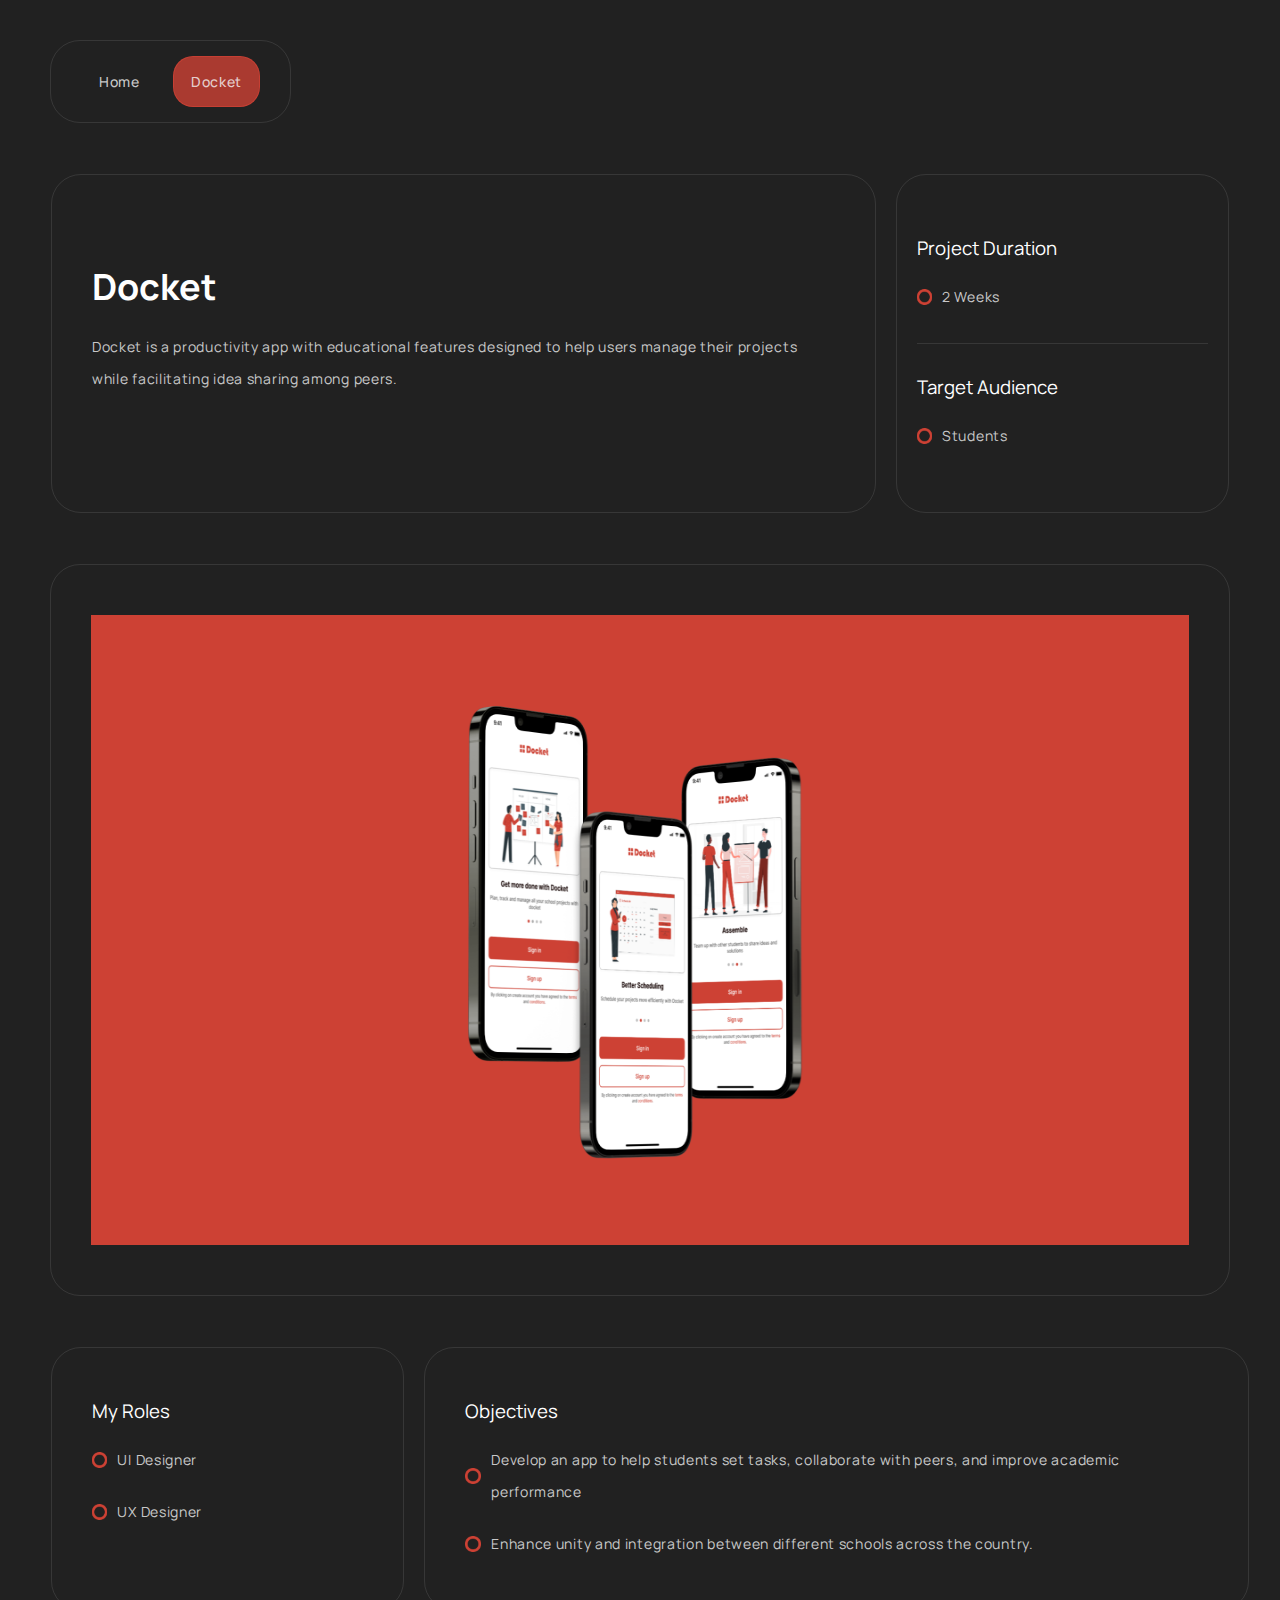
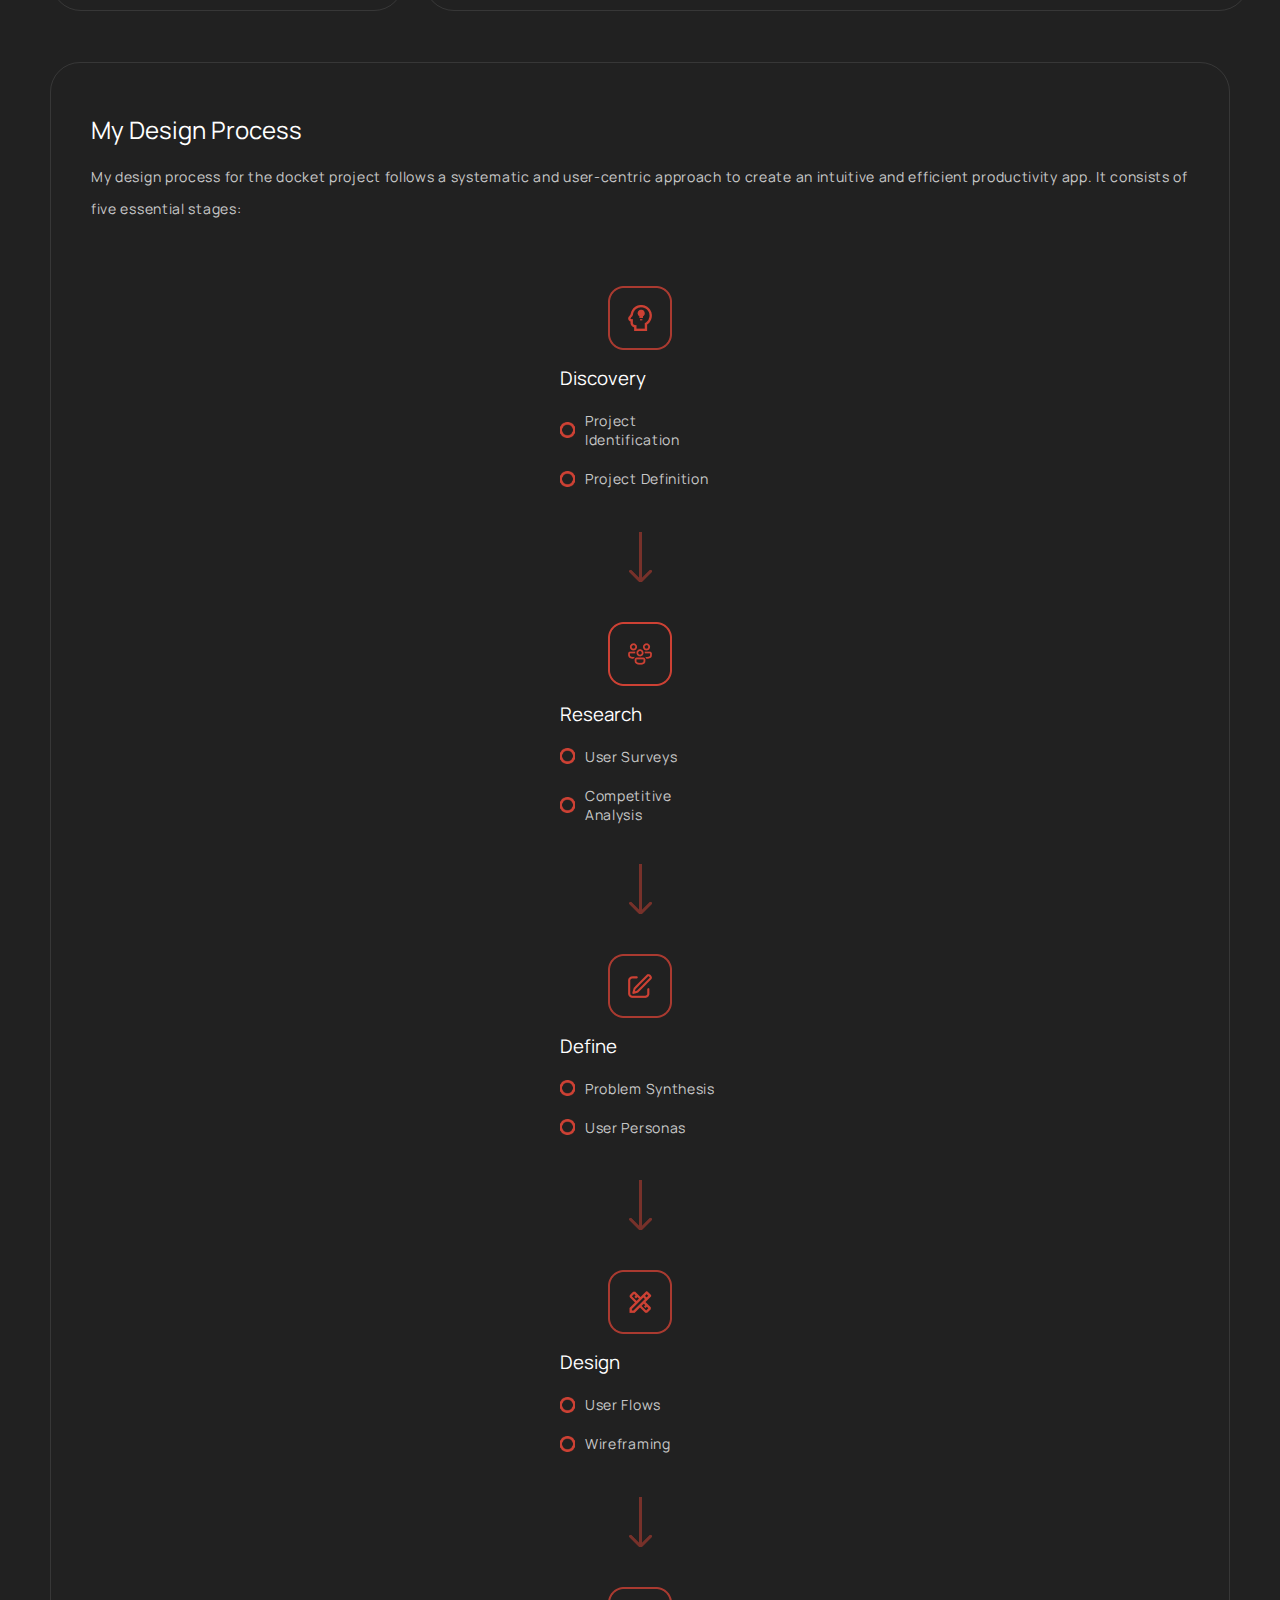
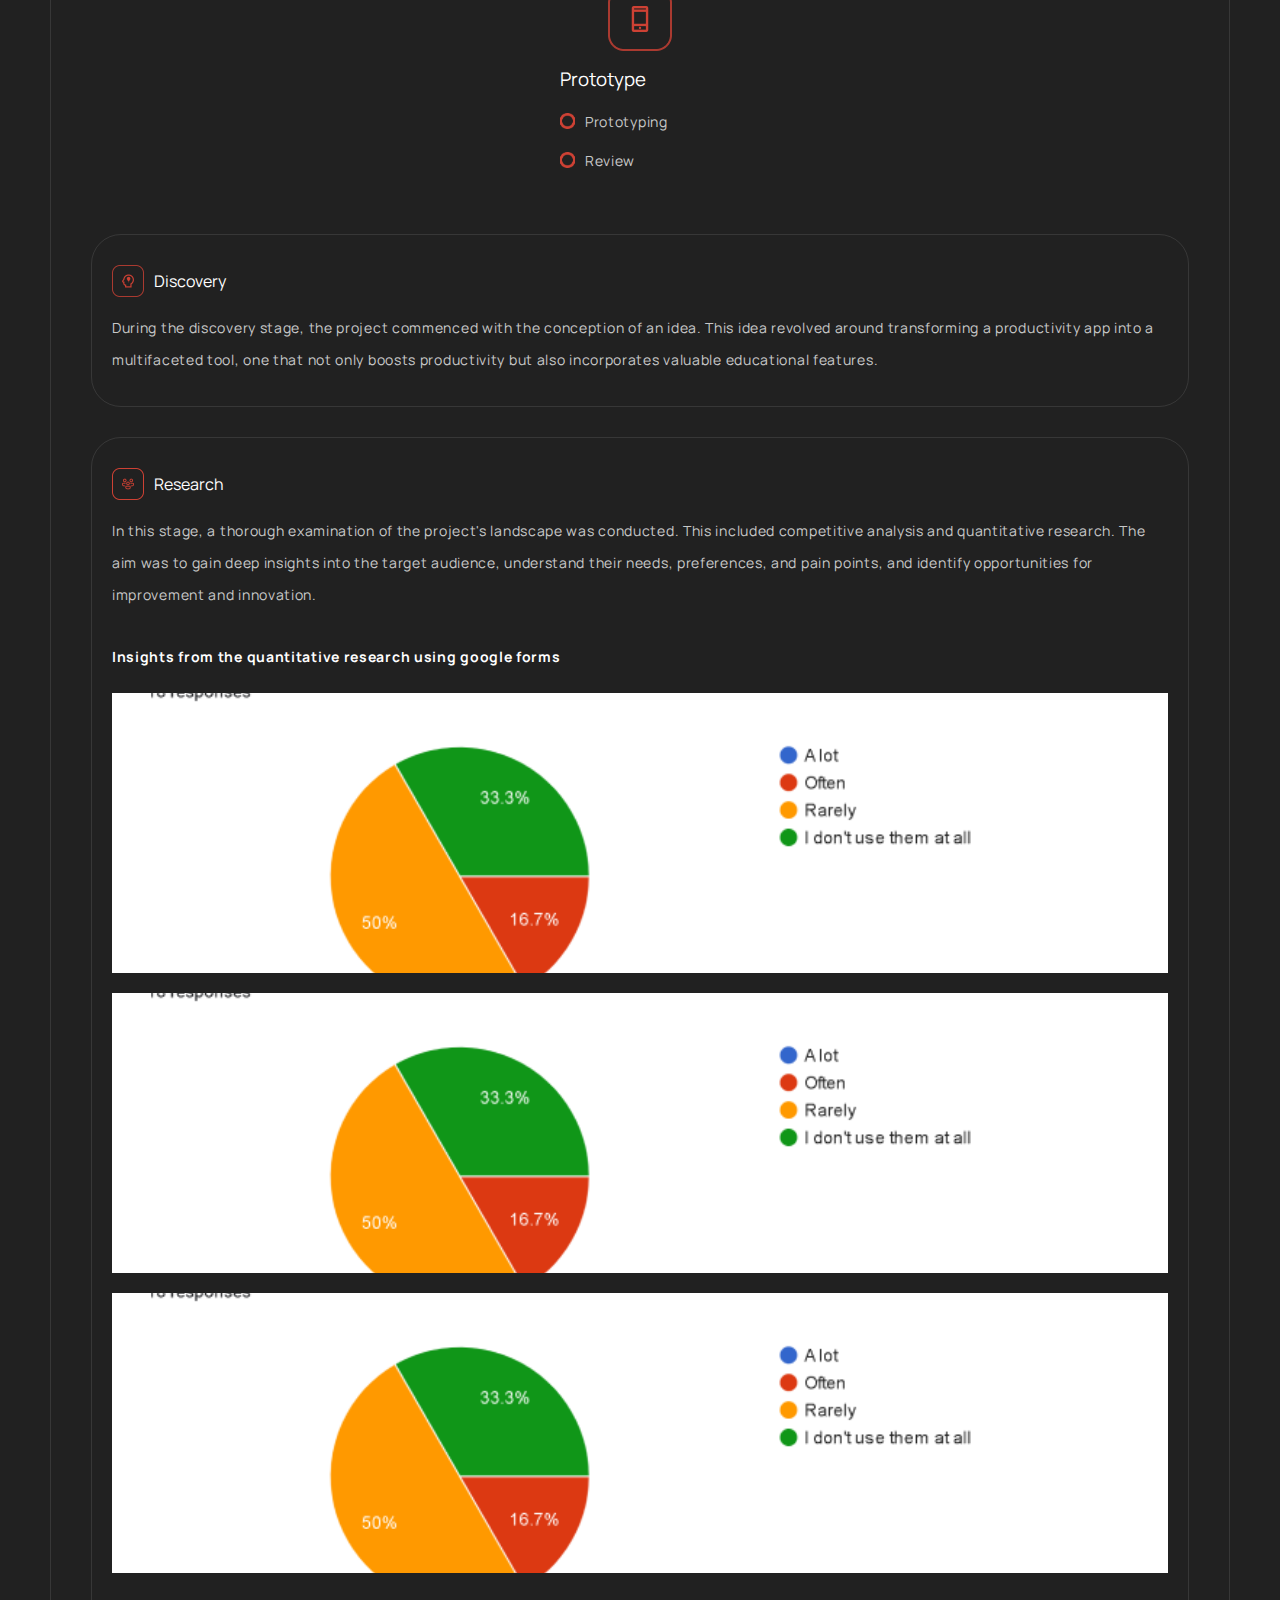
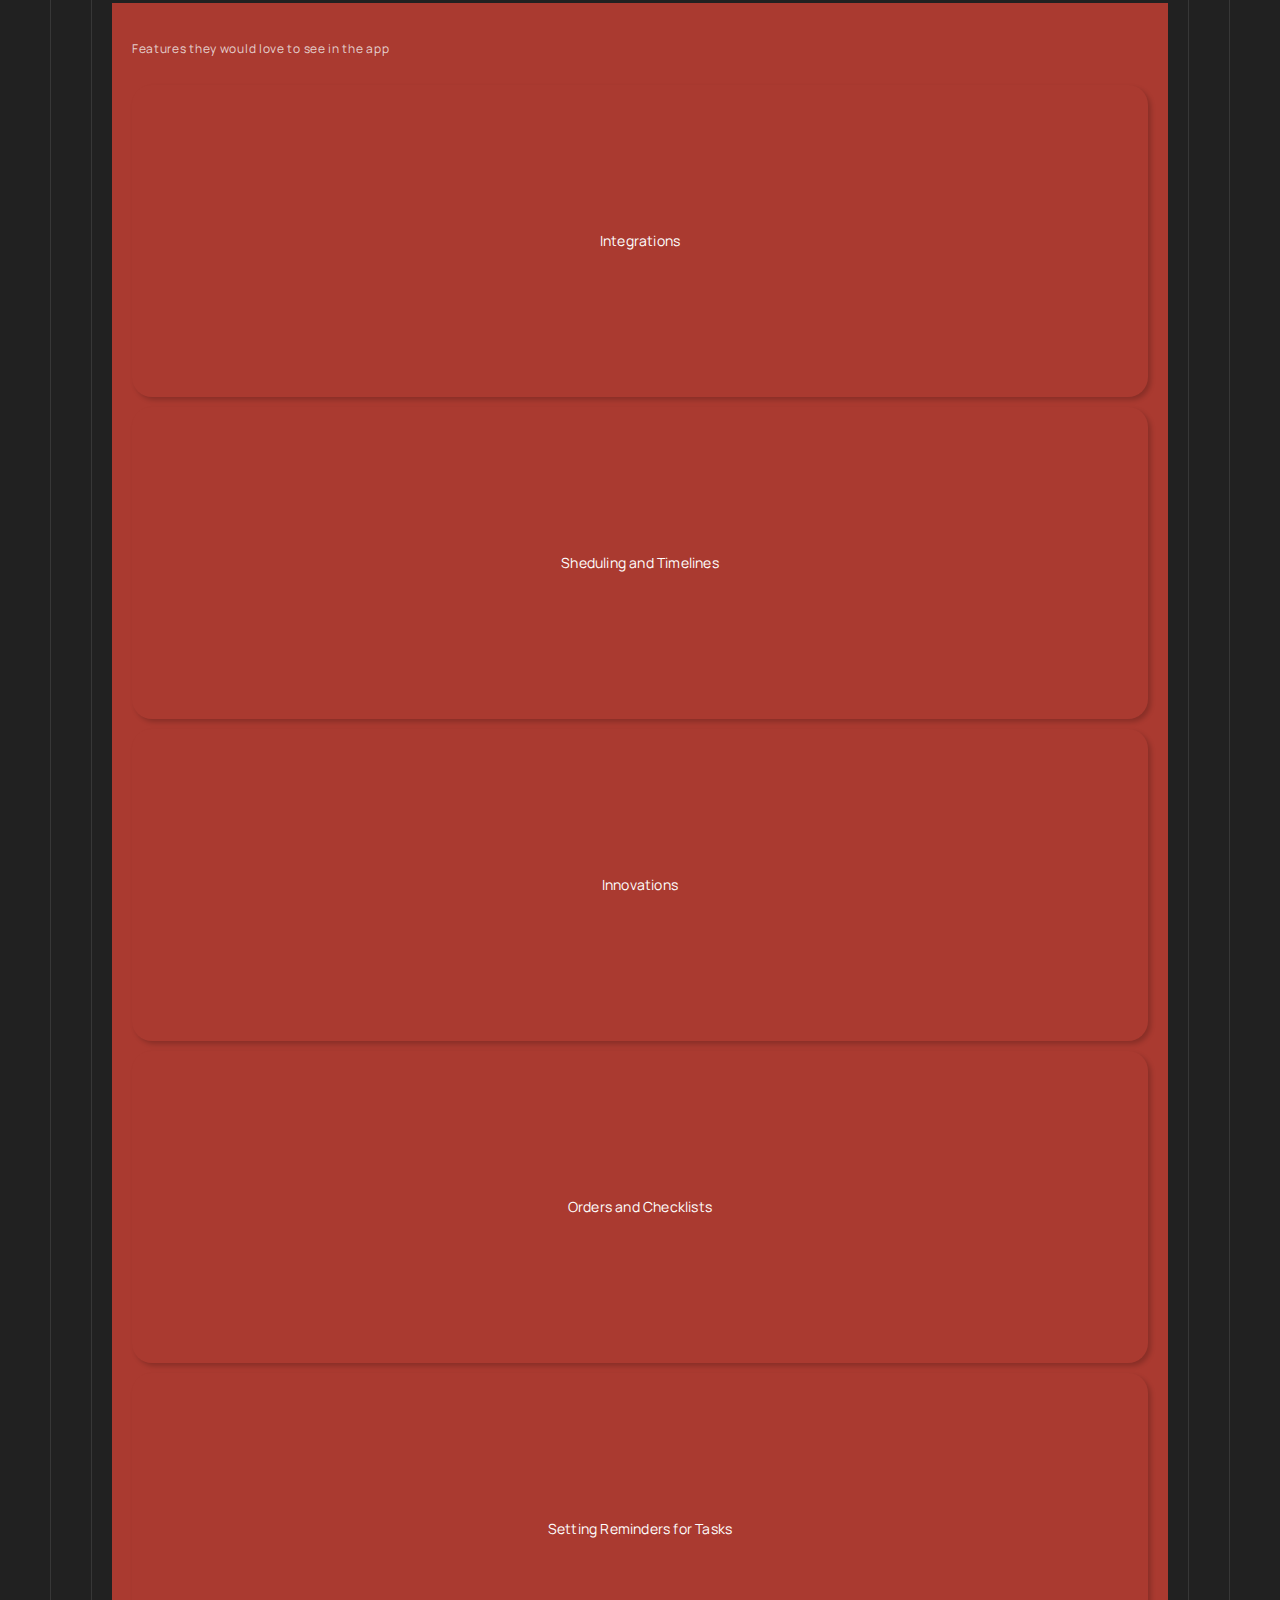
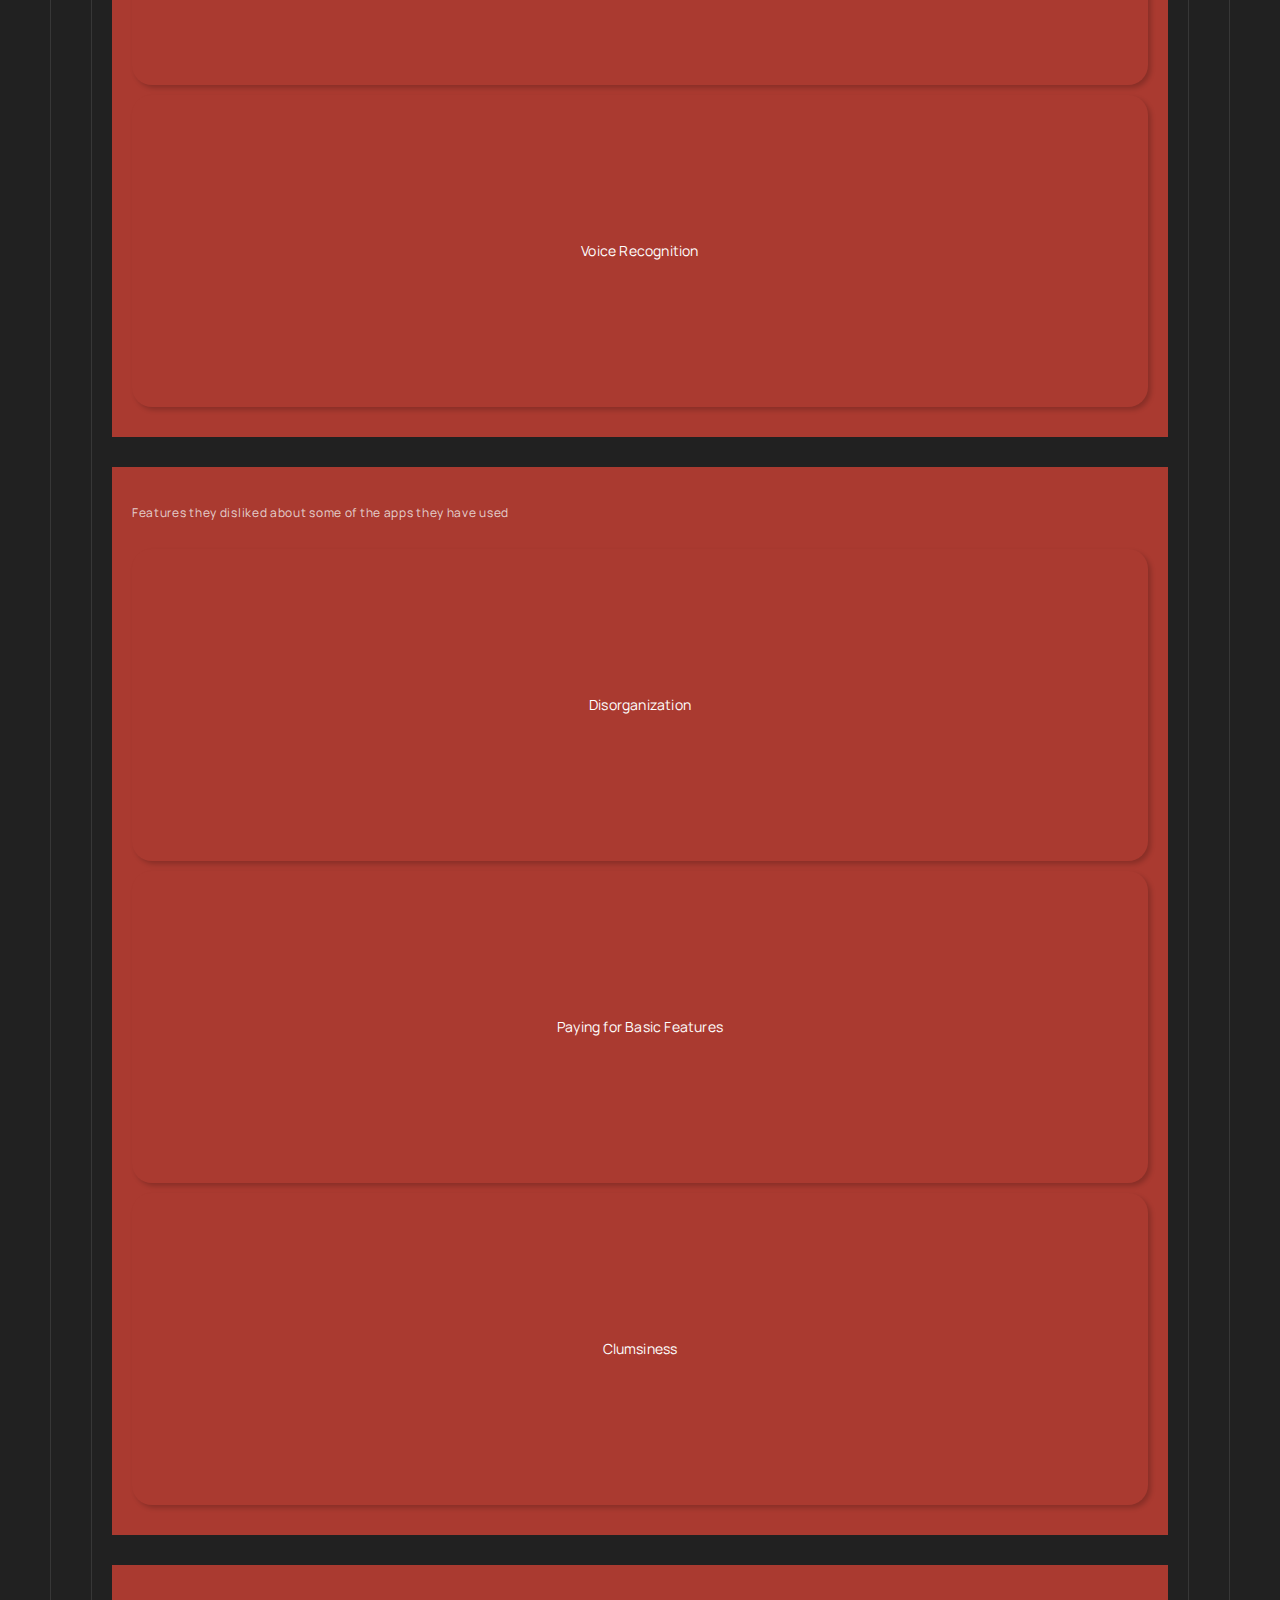
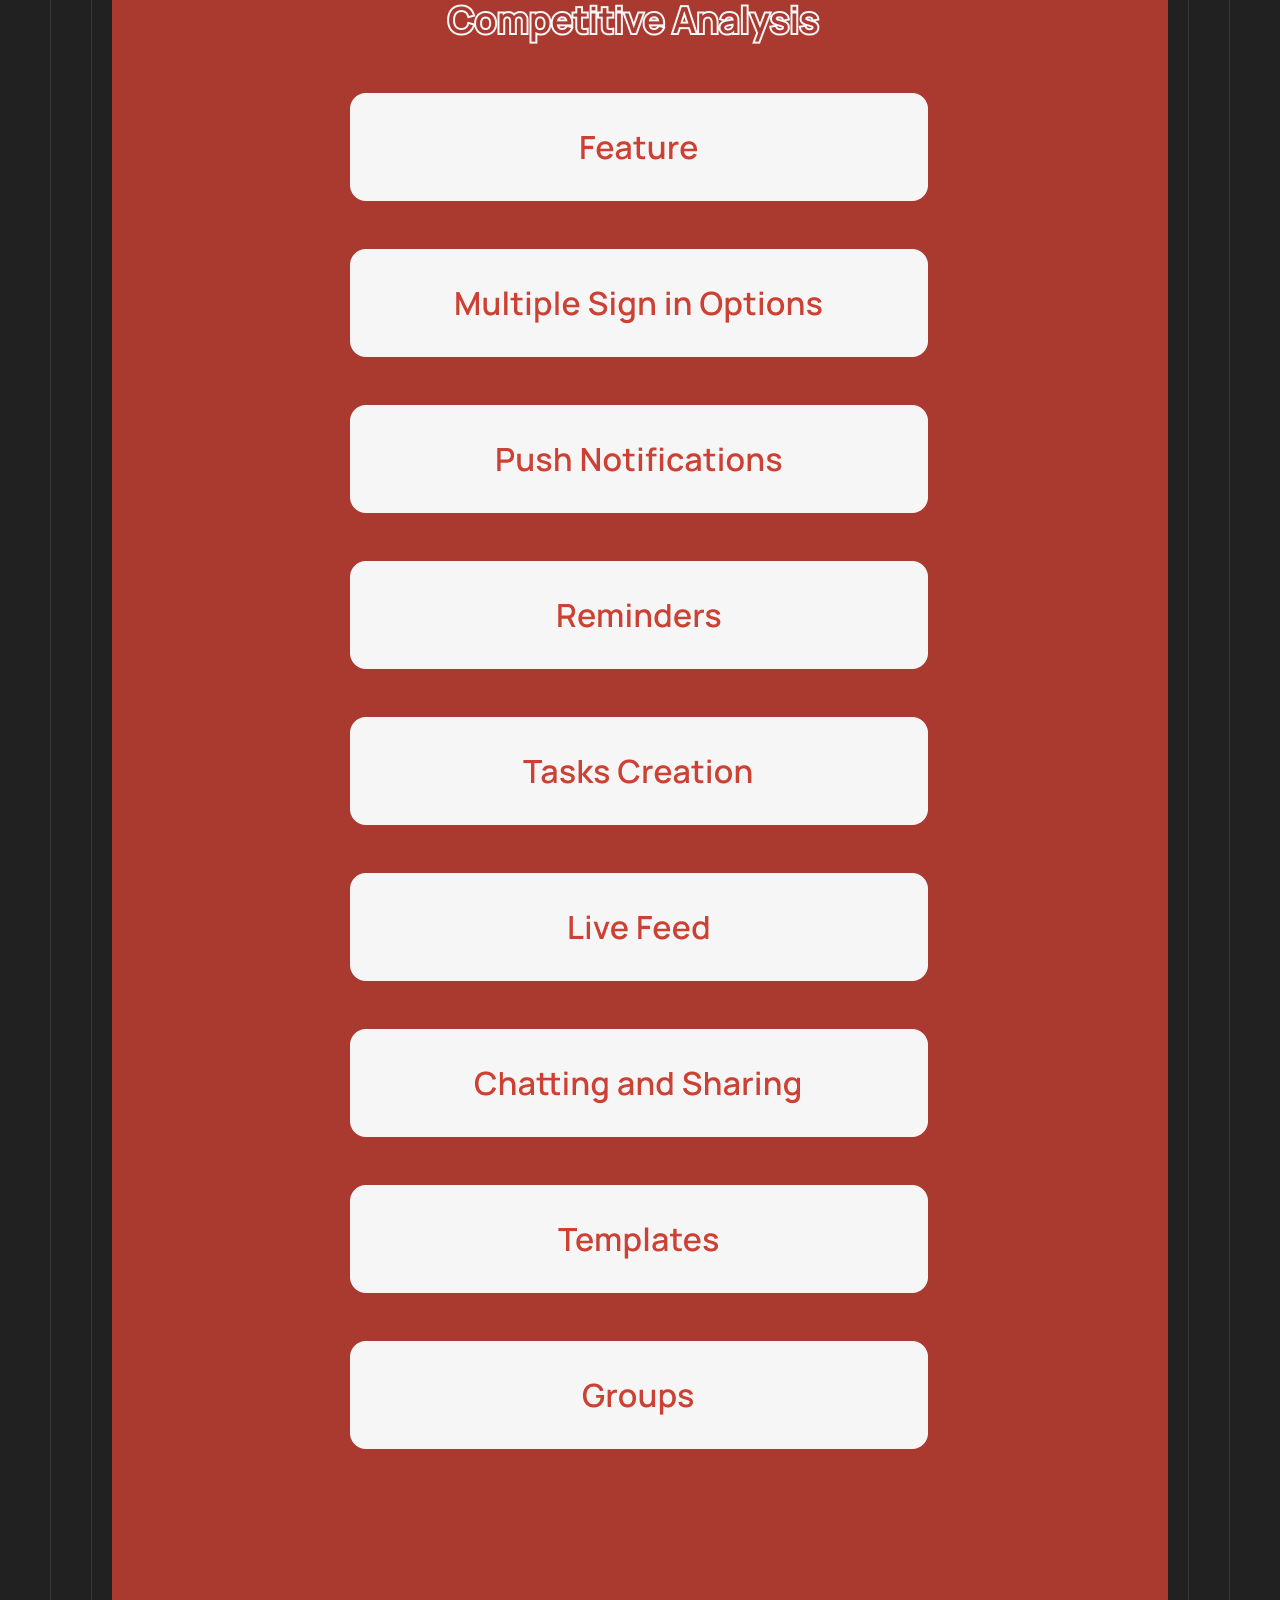
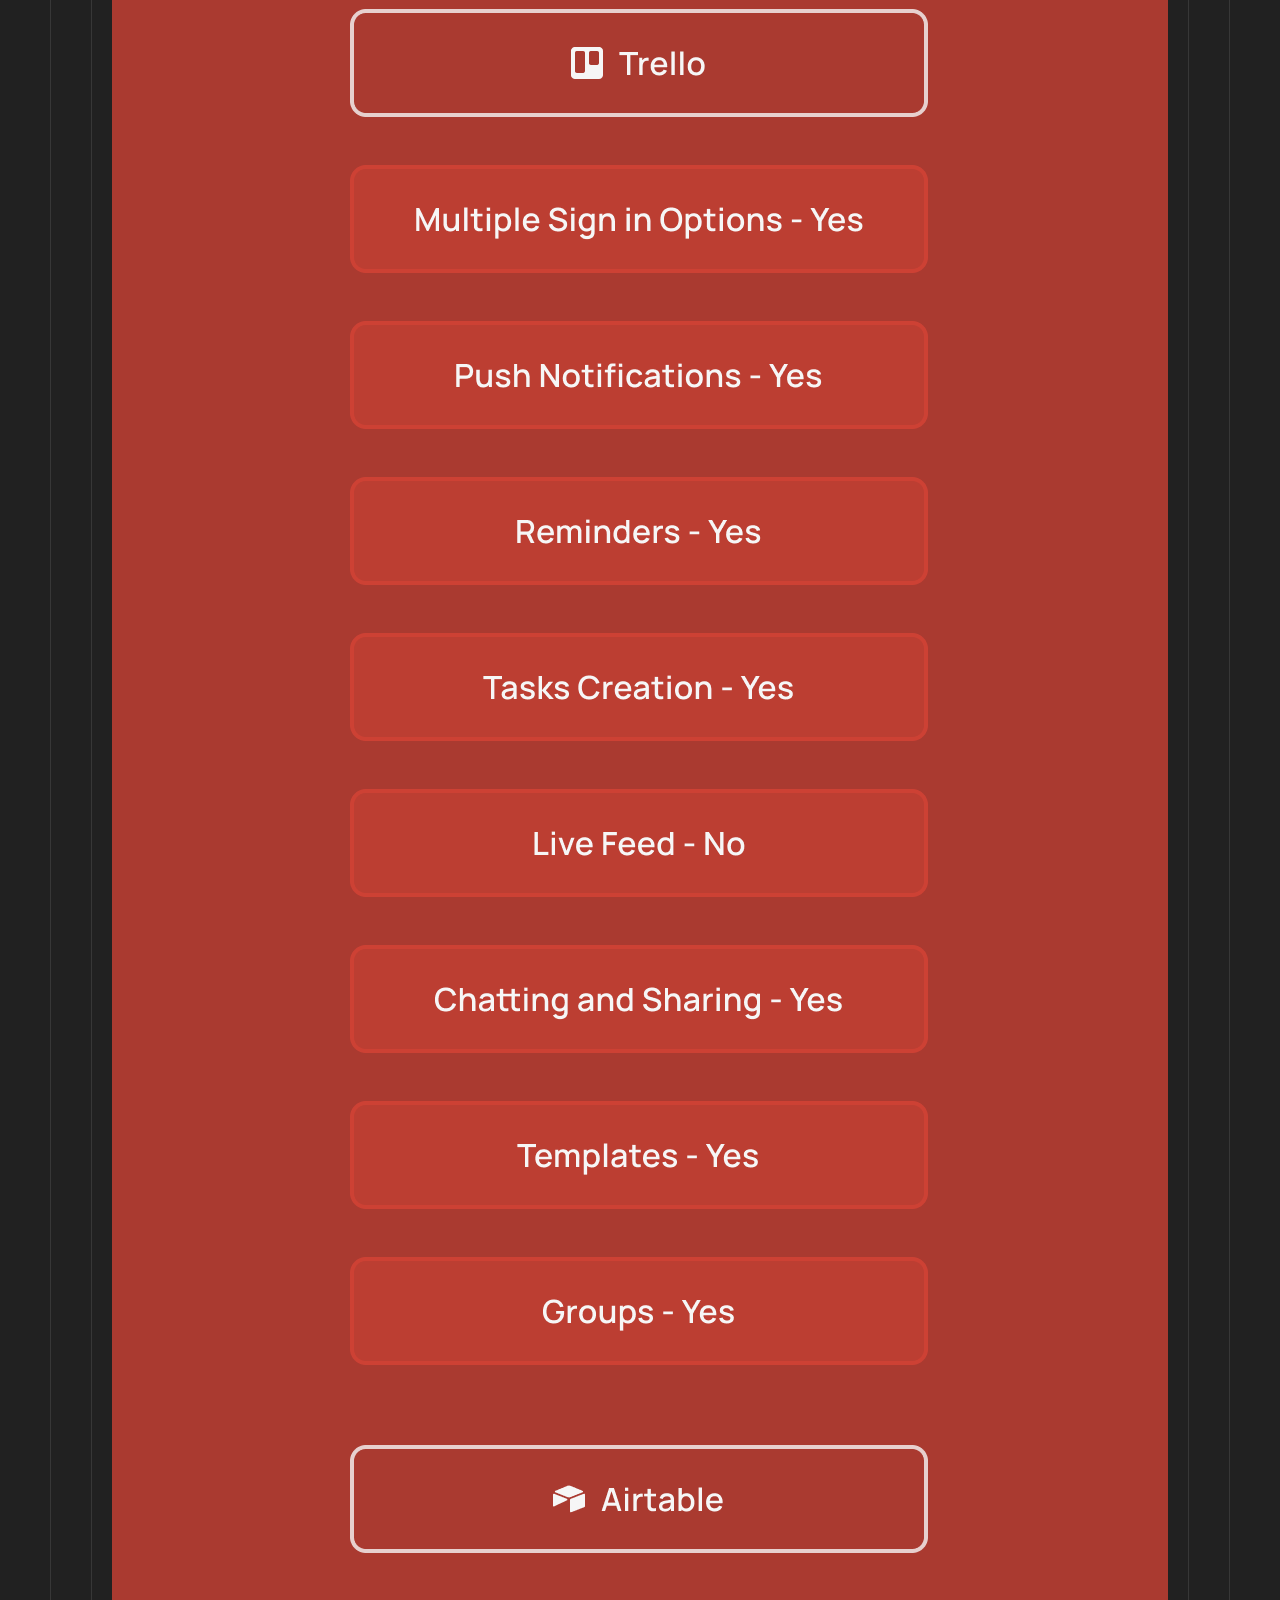
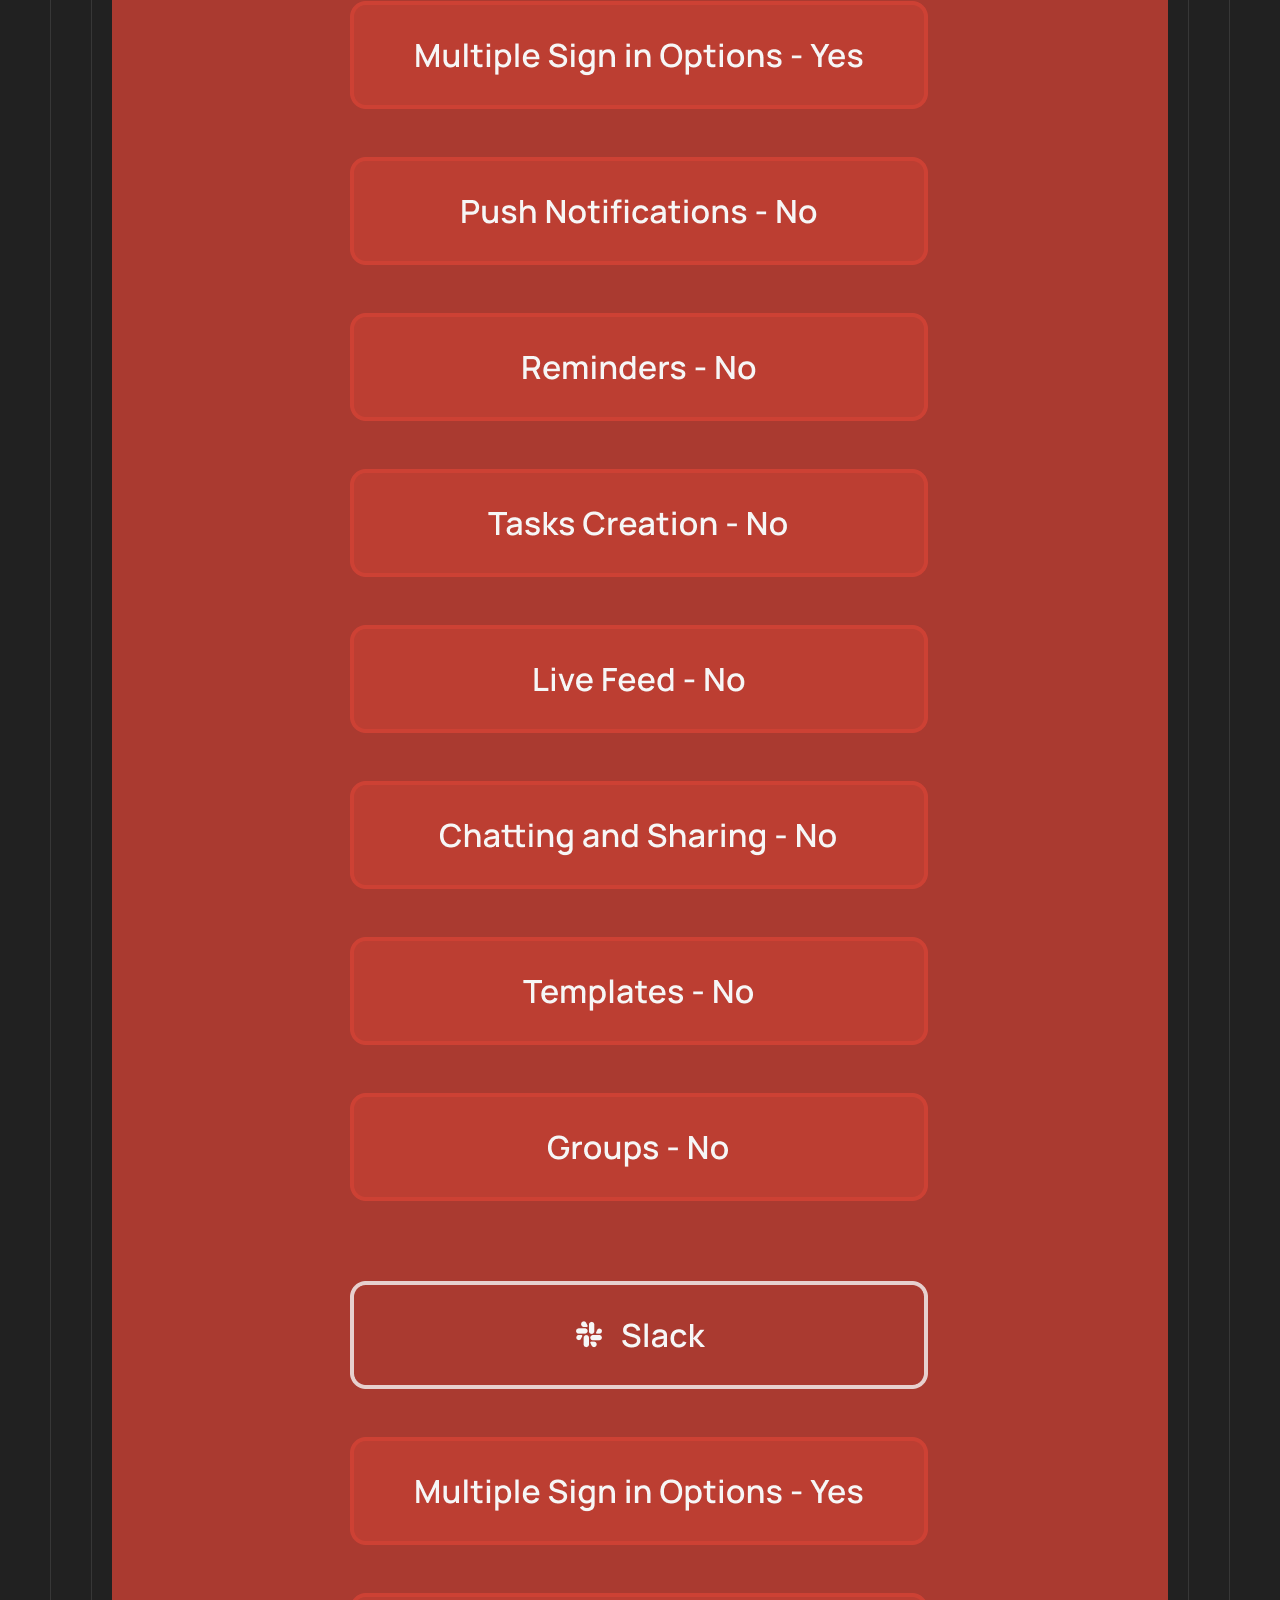
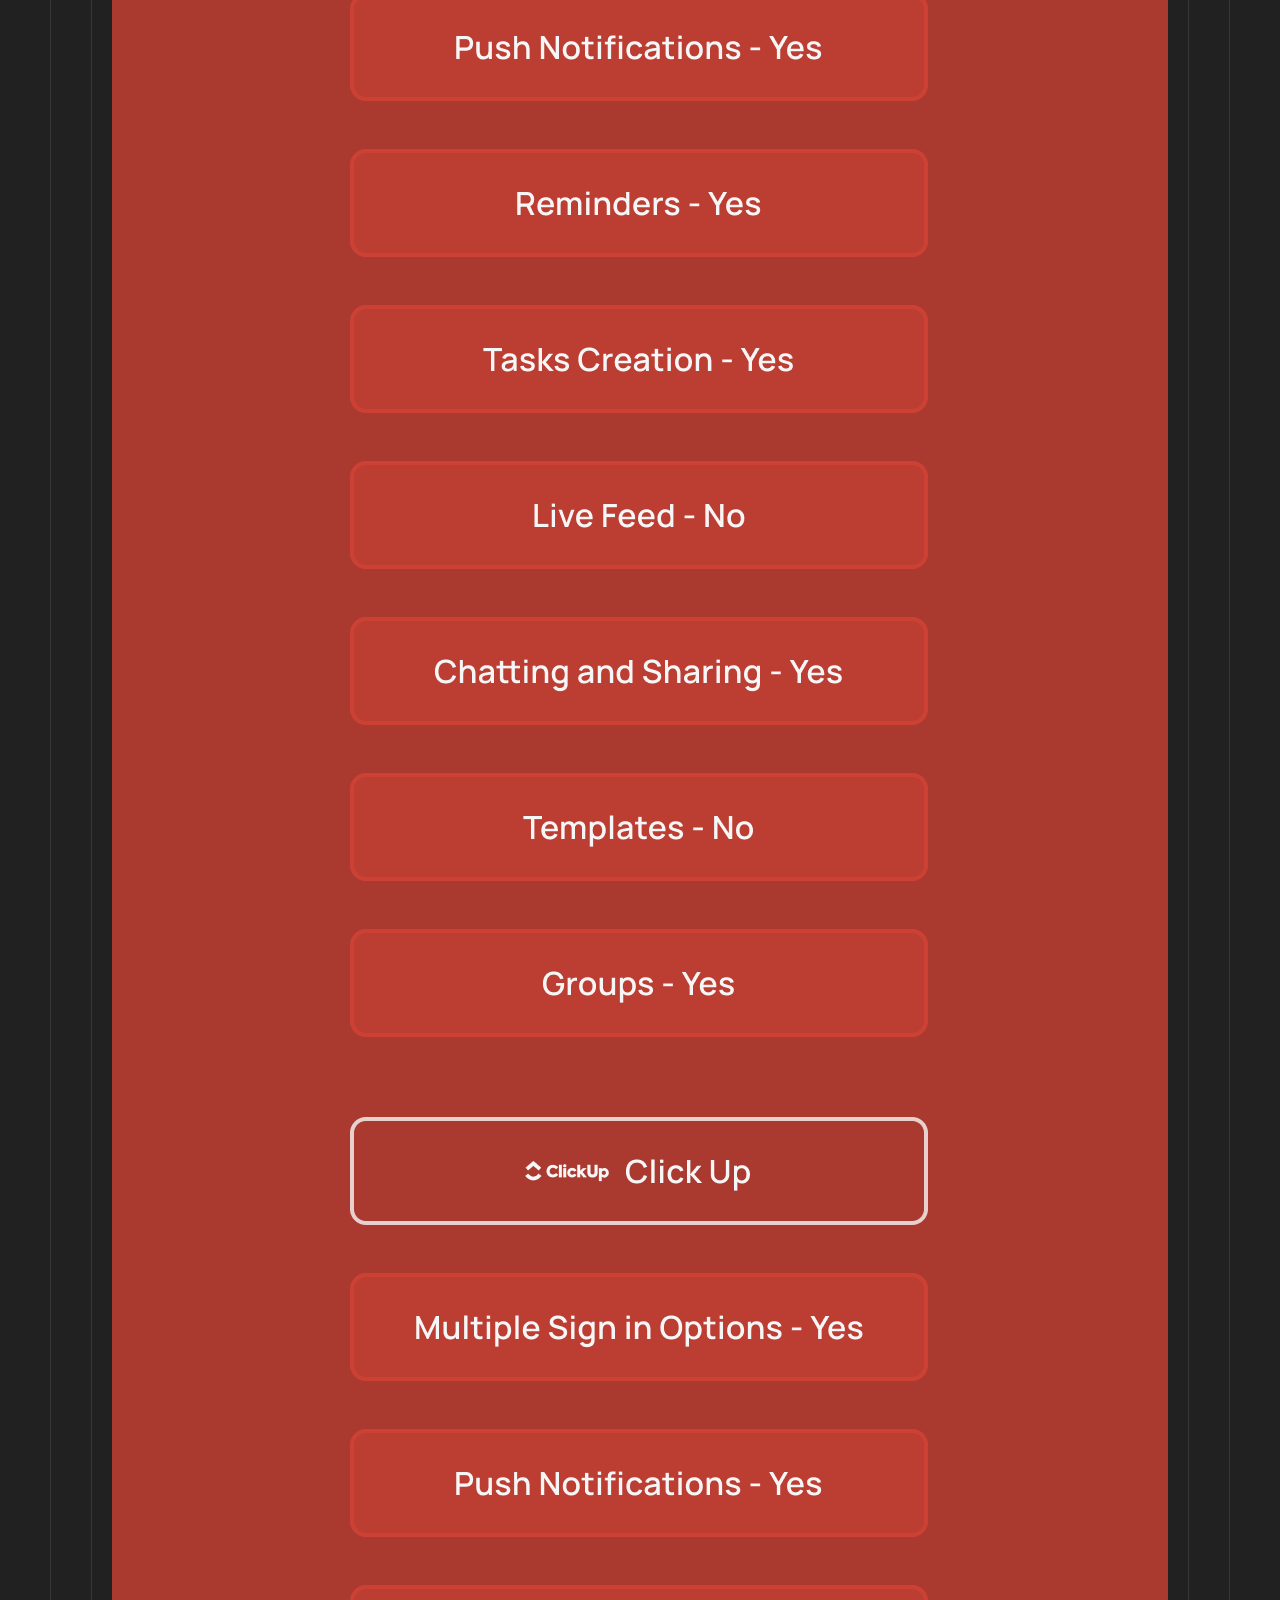
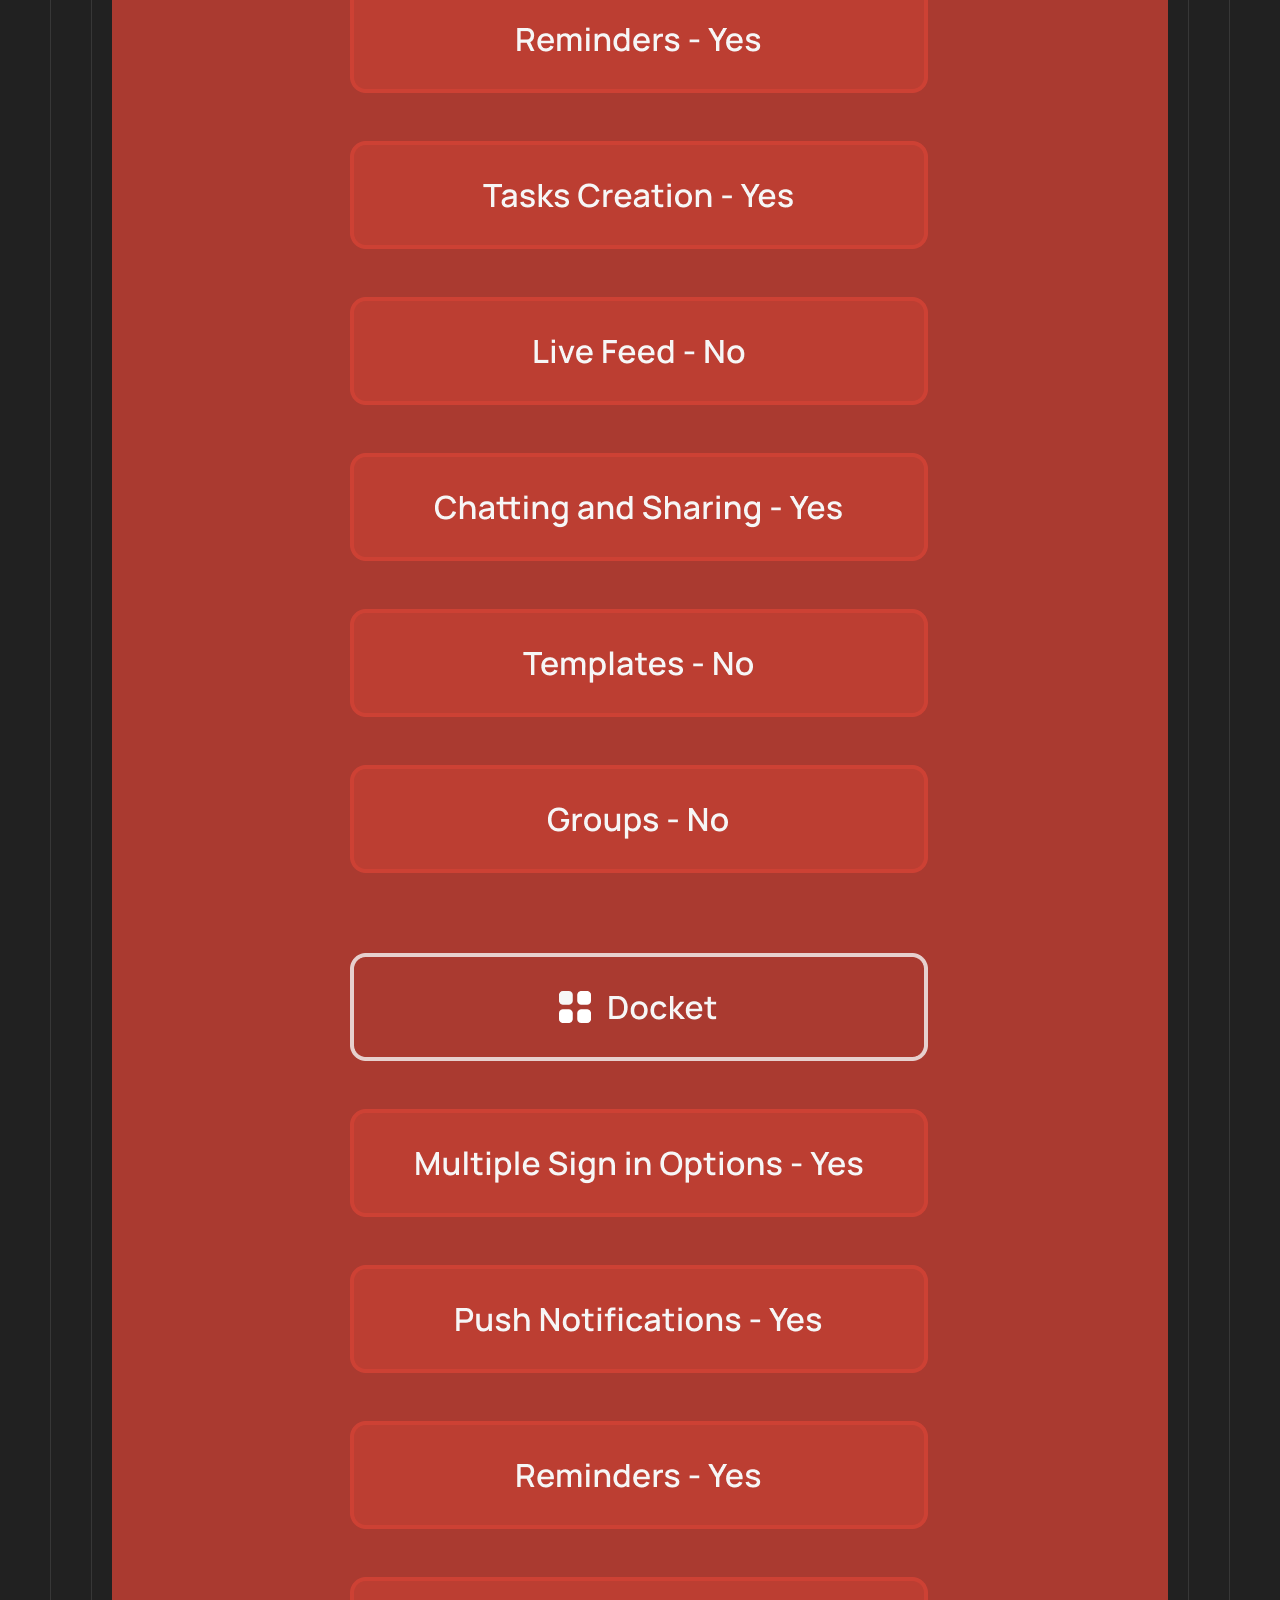
<file: html/docket.html>
<!DOCTYPE html>
<html lang="en">
  <head>
    <meta charset="UTF-8" />
    <meta name="viewport" content="width=device-width, initial-scale=1.0" />
    <link
      rel="shortcut icon"
      href="../images/home/favicon.ico"
      type="image/x-icon"
    />
    <title>Docket</title>

    <style>
      /* Font Family */
      @import url("https://fonts.googleapis.com/css2?family=Manrope:wght@200;300;400;500;600;700;800&display=swap");

      /* General Styling */
      * {
        box-sizing: border-box;
        margin: 0;
        padding: 0;
      }

      html {
        scroll-behavior: smooth;
      }

      body {
        background: linear-gradient(
            rgba(255, 255, 255, 0.13),
            rgba(255, 255, 255, 0.13)
          ),
          #000;
        font-family: "Manrope", sans-serif;
      }

      /* Tags */
      a,
      p {
        font-size: 14px;
        font-weight: 400;
        letter-spacing: 0.7px;
        line-height: 32px;
      }

      a {
        font-weight: 500;
        line-height: normal;
      }

      @media screen and (max-width: 1000px) {
        a,
        p {
          font-size: 12px;
          line-height: 30px;
        }

        a {
          font-weight: 500;
          line-height: normal;
        }
      }

      /* Go to Top Btn */
      #top-btn {
        bottom: 30px;
        display: none;
        position: fixed;
        right: 30px;
        z-index: 1000;
      }

      #top-btn a {
        background: url("../images/projects/docket/icon-goToTop.png")
          center/cover no-repeat;
        border-radius: 300px;
        display: block;
        height: 40px;
        transition: all 0.3s;
        width: 40px;
      }
      #top-btn a:hover {
        background: url("../images/projects/docket/icon-goToTopHover.png")
          center/cover no-repeat;
      }

      @media screen and (max-width: 400px) {
        #top-btn {
          bottom: 20px;
          right: 20px;
        }

        #top-btn a:hover {
          background: url("../images/home/icon-goToTop.png") center/cover
            no-repeat;
        }
      }

      /* Navigation Bar */
      .navbar {
        border: 1px solid #ffffff1a;
        border-radius: 30px;
        display: inline-block;
        margin: 40px 50px 0px 50px;
        padding: 15px 30px;
        width: auto;
      }

      .navbar ul {
        align-items: center;
        display: flex;
        list-style: none;
      }

      .navbar ul li {
        margin-right: 15px;
      }
      .navbar ul li:last-of-type {
        margin-right: 0px;
      }

      .navbar ul li a {
        border: 1px solid rgba(255, 255, 255, 0);
        border-radius: 20px;
        color: #f6f6f6cc;
        display: block;
        padding: 15px 17px;
        text-decoration: none;
        transition: all 0.3s;
      }
      .navbar ul li a:first-of-type:hover,
      .navbar ul li:last-of-type a {
        background-color: #cd4134cc;
        border: 1px solid #cd4134cc;
      }

      @media screen and (max-width: 1000px) {
        .navbar {
          margin: 40px 30px 0px 30px;
          padding: 10px;
        }
      }
      @media screen and (max-width: 400px) {
        .navbar {
          margin: 40px 10px 0px 10px;
        }
      }

      /* General Section */
      .general-section {
        border: 1px solid #ffffff1a;
        border-radius: 30px;
        color: #f6f6f6cc;
        margin: 50px 50px 0px 50px;
        padding: 50px 40px;
      }

      .general-section h1,
      .general-section h2,
      .general-section h3,
      .general-section h4,
      .general-section h5,
      .general-section h6 {
        color: #fff;
        font-weight: 400;
      }

      .general-section h3 {
        margin-bottom: 20px;
      }

      .section-btn {
        background-color: rgba(255, 255, 255, 0.1);
        border: 1px solid rgba(255, 255, 255, 0.3);
        border-radius: 10px;
        color: #fff;
        cursor: pointer;
        display: inline-block;
        padding: 15px 17px;
        text-decoration: none;
        transition: all 0.3s;
      }
      .section-btn:hover {
        background: #cd4134cc;
        border: 1px solid #cd4134cc;
      }

      .section-item {
        align-items: center;
        display: flex;
        margin-bottom: 20px;
      }
      .section-item:last-of-type {
        margin-bottom: 0px;
      }

      .section-item p {
        width: calc(100% - 16px);
      }

      .section-icon {
        height: 16px;
        margin-right: 10px;
        width: 16px;
      }

      .icon-bullet {
        background: url("../images/projects/docket/icon-bullet.png")
          center/cover no-repeat;
      }

      @media screen and (max-width: 1000px) {
        .general-section {
          margin: 30px 30px 0px 30px;
          padding: 30px 20px;
        }

        .general-section br {
          display: none;
        }

        .section-btn {
          padding: 12px 14px;
        }
      }
      @media screen and (max-width: 400px) {
        .general-section {
          margin: 30px 10px 0px 10px;
        }
      }

      /* Section One */
      .section-one {
        border: 1px solid rgba(255, 255, 255, 0);
        padding: 0px;
      }

      .sect1-container {
        display: grid;
        grid-gap: 20px;
        grid-template-columns: 70% calc(30% - 20px);
      }

      .sect1-card {
        border: 1px solid #ffffff1a;
        border-radius: 30px;
      }
      .sect1-card:first-of-type {
        align-items: center;
        display: flex;
        justify-content: center;
        padding: 0px 40px;
      }
      .sect1-card:last-of-type {
        padding: 60px 20px;
      }

      .sect1-card:first-of-type h1 {
        font-size: 36px;
        font-weight: 700;
      }

      .sect1-card:first-of-type p {
        margin: 20px 0px 30px 0px;
      }

      .sect1-box:first-of-type {
        border-bottom: 1px solid #ffffff1a;
        padding-bottom: 30px;
      }
      .sect1-box:last-of-type {
        padding-top: 30px;
      }

      @media screen and (max-width: 1000px) {
        .sect1-container {
          display: block;
        }

        .sect1-card:first-of-type,
        .sect1-card:last-of-type {
          margin-bottom: 30px;
          padding: 30px 20px;
        }

        .sect1-card:last-of-type {
          margin-bottom: 0px;
        }

        .sect1-card:first-of-type h1 {
          font-size: 30px;
        }
      }

      /* Section Two */
      .imgSlides {
        display: none;
      }

      .fade {
        animation: fade 1.3s forwards;
      }

      @keyframes fade {
        from {
          opacity: 0;
        }

        to {
          opacity: 1;
        }
      }

      .section-two img {
        height: 630px;
        vertical-align: middle;
        width: 100%;
      }

      @media screen and (max-width: 1000px) {
        .section-two img {
          height: 500px;
        }
      }
      @media screen and (max-width: 800px) {
        .section-two img {
          height: 400px;
        }
      }
      @media screen and (max-width: 600px) {
        .section-two img {
          height: 300px;
        }
      }
      @media screen and (max-width: 400px) {
        .section-two img {
          height: 200px;
        }
      }

      /* Section Three */
      .section-three {
        border: 1px solid rgba(255, 255, 255, 0);
        padding: 0px;
      }

      .sect3-container {
        display: grid;
        grid-gap: 20px;
        grid-template-columns: 30% 70%;
      }

      .sect3-card {
        border: 1px solid #ffffff1a;
        border-radius: 30px;
        padding: 50px 40px;
      }

      @media screen and (max-width: 1000px) {
        .sect3-container {
          display: block;
        }

        .sect3-card {
          margin-bottom: 30px;
          padding: 30px 20px;
        }
        .sect3-card:last-of-type {
          margin-bottom: 0px;
        }
      }

      /* Section Four */
      .section-four h2 {
        margin-bottom: 15px;
      }

      .sect4-container {
        border: 1px solid #ffffff1a;
        border-radius: 30px;
        margin: 50px 0px;
        padding: 30px 25px;
      }
      .sect4-container:last-of-type {
        margin-bottom: 0px;
      }

      .sect4-container1 {
        align-items: center;
        border: 1px solid rgba(255, 255, 255, 0);
        display: flex;
        justify-content: space-between;
        margin-top: 30px;
      }

      .sect4-container1 .sect4-imgbox {
        height: 64px;
        margin-bottom: 15px;
        width: 64px;
      }

      .sect4-img1 {
        background: url("../images/projects/docket/sect4-img1.png") center/cover
          no-repeat;
      }

      .sect4-img2 {
        background: url("../images/projects/docket/sect4-img2.png") center/cover
          no-repeat;
      }

      .sect4-img3 {
        background: url("../images/projects/docket/sect4-img3.png") center/cover
          no-repeat;
      }

      .sect4-img4 {
        background: url("../images/projects/docket/sect4-img4.png") center/cover
          no-repeat;
      }

      .sect4-img5 {
        background: url("../images/projects/docket/sect4-img5.png") center/cover
          no-repeat;
      }

      .sect4-container1 .sect4-card .section-item p {
        line-height: normal;
      }

      .sect4-container1 .icon-arrow {
        background: url("../images/projects/docket/icon-arrowSide.png")
          center/cover no-repeat;
        height: 14px;
        width: 50px;
      }

      .sect4-container2 .section-icon {
        height: 32px;
        width: 32px;
      }

      .sect4-container2 .section-item {
        margin-bottom: 15px;
      }

      .sect4-container2 p.sect4-highlight {
        color: #fff;
        font-weight: 700;
        margin: 30px 0px 20px 0px;
      }

      .sect4-imggrid1 {
        display: grid;
        grid-gap: 20px;
        grid-template-columns: repeat(1, 1fr);
      }

      .sect4-container2 .sect4-imggrid1 .sect4-imgbox {
        height: 410px;
        width: 100%;
      }

      .sect4-img6 {
        background: url("../images/projects/docket/sect4-img6.png") center/cover
          no-repeat;
      }

      .sect4-img7 {
        background: url("../images/projects/docket/sect4-img7.png") center/cover
          no-repeat;
      }

      .sect4-img8 {
        background: url("../images/projects/docket/sect4-img8.png") center/cover
          no-repeat;
      }

      .sect4-imggrid2 {
        background: #cd4134cc;
        margin: 30px 0px;
        padding: 40px 20px;
      }

      .sect4-imggrid2 .sect4-subcon {
        display: grid;
        grid-gap: 40px;
        grid-template-columns: repeat(3, 1fr);
        margin-top: 20px;
      }

      .sect4-imggrid2 .sect4-subcon .sect4-card {
        align-items: center;
        border-radius: 20px;
        box-shadow: 3px 3px 5px rgba(0, 0, 0, 0.2);
        display: flex;
        height: 312px;
        padding: 20px;
        justify-content: center;
      }

      .sect4-imggrid2 p {
        font-size: 18px;
      }

      .sect4-imggrid2 .sect4-subcon .sect4-card h4 {
        font-size: 14px;
        font-weight: 400;
        letter-spacing: 0.2px;
        line-height: 32px;
      }

      .sect4-imggrid-mobile-bkg {
        display: none;
      }

      .sect4-imggrid3 {
        background: #cd4134cc;
        padding: 40px 20px 40px 20px;
      }

      .sect4-imggrid3 .sect4-header {
        align-items: center;
        display: grid;
        grid-template-columns: 288px 718px;
        justify-content: space-between;
        margin-bottom: 30px;
      }

      .sect4-imggrid3 .sect4-header1 {
        background: url("../images/projects/docket/sect4-header1.png")
          center/cover no-repeat;
        height: 28px;
        width: 100%;
      }

      .sect4-imggrid3 h4 {
        border: 1px solid #fff;
        border-radius: 10px;
        padding: 10px 0px;
        text-align: center;
      }

      .sect4-imggrid3 .sect4-body {
        display: grid;
        grid-template-columns: 288px 718px;
        justify-content: space-between;
      }

      .sect4-imggrid3 .sect4-card1 {
        display: grid;
        grid-gap: 20px;
        grid-template-columns: repeat(1, 1fr);
      }

      .sect4-imggrid3 .sect4-card1 .sect4-box {
        background: #fff;
        border-radius: 10px;
        color: #cd4134cc;
        padding: 12px 0px;
        text-align: center;
      }

      .sect4-imggrid3 .sect4-card1 .sect4-box p {
        font-weight: 600;
      }

      .sect4-imggrid3 .sect4-card2 {
        display: grid;
        grid-gap: 20px;
        grid-template-columns: repeat(5, 1fr);
      }

      .sect4-imggrid3 .sect4-card2 .sect4-box {
        background: #cd413480;
        border: 1px solid #cd4134;
        border-radius: 10px;
        color: #fff;
        padding: 12px 0px;
        text-align: center;
      }

      .sect4-imggrid3 .sect4-card2 .section-item {
        background: inherit;
        border: 1px solid #fff;
        margin: 0px;
        justify-content: center;
      }

      .sect4-imggrid3 .sect4-card2 .section-icon {
        height: 16px;
        width: 16px;
      }

      .icon-trello {
        background: url("../images/projects/docket/icon-trello.png")
          center/cover no-repeat;
      }

      .icon-airtable {
        background: url("../images/projects/docket/icon-airtable.png")
          center/cover no-repeat;
      }

      .icon-slack {
        background: url("../images/projects/docket/icon-slack.png") center/cover
          no-repeat;
      }

      .icon-clickUp {
        background: url("../images/projects/docket/icon-clickUp.png")
          center/cover no-repeat;
      }

      .icon-docket {
        background: url("../images/projects/docket/icon-docket.png")
          center/cover no-repeat;
      }

      .sect4-imggrid3 .sect4-card2 .sect4-boxN {
        background: inherit;
      }

      .sect4-imggrid3 .sect4-card2 .sect4-box p {
        font-weight: 600;
      }

      .sect4-container2 h5 {
        color: #fff;
        font-size: 18px;
        margin-bottom: 10px;
        margin-top: 40px;
      }

      .sect4-personagrid {
        background: #cd4134cc;
        margin-top: 50px;
        padding-top: 40px;
      }

      .sect4-personagrid .sect4-header {
        border: 1px solid rgba(255, 255, 255, 0);
        height: 22px;
        margin-left: 20px;
        width: 195px;
      }

      .sect4-personagrid .sect4-header2 {
        background: url("../images/projects/docket/sect4-header2.png")
          center/cover no-repeat;
      }

      .sect4-personagrid .sect4-header3 {
        background: url("../images/projects/docket/sect4-header3.png")
          center/cover no-repeat;
      }

      .sect4-personagrid .sect4-subcon {
        align-items: center;
        display: flex;
        justify-content: space-between;
        margin-top: 30px;
      }

      .sect4-personagrid .sect4-imgbox {
        height: 1004px;
        width: 619px;
      }

      .sect4-img9 {
        background: url("../images/projects/docket/sect4-img9.png") center/cover
          no-repeat;
      }

      .sect4-img10 {
        background: url("../images/projects/docket/sect4-img10.png")
          center/cover no-repeat;
      }

      .sect4-personagrid .sect4-infobox {
        margin-left: 20px;
        width: calc(100% - 619px);
      }

      .sect4-personagrid .sect4-txtbox {
        border-bottom: 1px solid #cd4134;
        padding: 50px 0px;
        padding-right: 20px;
      }
      .sect4-personagrid .sect4-txtbox:last-of-type {
        border-bottom: 1px solid rgba(255, 255, 255, 0);
      }

      .sect4-personagrid ol {
        list-style-position: inside;
      }

      .sect4-personagrid ol li {
        font-size: 13px;
        line-height: 30px;
        padding-left: 5px;
      }

      .sect4-personagrid .sect4-txtbox span {
        color: #fff;
      }

      .sect4-img11 {
        background: url("../images/projects/docket/sect4-img11.png")
          center/cover no-repeat;
        height: 889px;
        width: 1123px;
      }

      .sect4-lofi1 {
        align-items: center;
        display: flex;
        justify-content: space-between;
      }

      .sect4-lofi-Imgs {
        height: 300px;
        width: 400px;
      }

      .sect4-img12 {
        background: url("../images/projects/docket/sect4-img12.png")
          center/cover no-repeat;
      }

      .sect4-img13 {
        background: url("../images/projects/docket/sect4-img13.png")
          center/cover no-repeat;
      }

      .sect4-lofi2 {
        align-items: center;
        display: flex;
        justify-content: center;
        margin: 40px 0px;
      }

      .sect4-img14 {
        background: url("../images/projects/docket/sect4-img14.png")
          center/cover no-repeat;
      }

      .sect4-img15 {
        background: url("../images/projects/docket/sect4-img15.png")
          center/cover no-repeat;
      }

      .sect4-img16 {
        background: url("../images/projects/docket/sect4-img16.png")
          center/cover no-repeat;
      }

      .sect4-phoneScreen {
        background: #cd4134cc;
        margin-top: 50px;
        padding: 40px 50px;
      }

      .sect4-header4 {
        background: url("../images/projects/docket/sect4-header4.png")
          center/cover no-repeat;
        height: 29px;
        margin-bottom: 30px;
        width: 142px;
      }

      .sect4-phoneScreen .sect4-imggrid {
        display: grid;
        grid-row-gap: 50px;
        grid-template-columns: repeat(3, 305px);
        grid-template-rows: repeat(2, 573px);
        justify-content: space-between;
      }

      .sect4-img17 {
        background: url("../images/projects/docket/sect4-img17.png")
          center/cover no-repeat;
      }

      .sect4-img18 {
        background: url("../images/projects/docket/sect4-img18.png")
          center/cover no-repeat;
      }

      .sect4-img19 {
        background: url("../images/projects/docket/sect4-img19.png")
          center/cover no-repeat;
      }

      .sect4-img20 {
        background: url("../images/projects/docket/sect4-img20.png")
          center/cover no-repeat;
      }

      .sect4-img21 {
        background: url("../images/projects/docket/sect4-img21.png")
          center/cover no-repeat;
      }

      .sect4-img22 {
        background: url("../images/projects/docket/sect4-img22.png")
          center/cover no-repeat;
      }

      .sect4-container2:last-of-type p:first-of-type {
        margin-bottom: 30px;
      }

      .sect4-videobox {
        height: 621px;
        margin-bottom: 50px;
        margin-top: 30px;
        width: 100%;
      }
      .sect4-videobox:last-of-type {
        margin-bottom: 0px;
      }

      @media screen and (max-width: 1300px) {
        .sect4-container {
          margin: 30px 0px;
          padding: 30px 20px;
        }

        .sect4-container1 {
          display: grid;
          grid-gap: 40px;
          grid-template-columns: repeat(1, 1fr);
        }

        .sect4-container1 .sect4-imgbox {
          margin: auto;
          margin-bottom: 15px;
        }

        .sect4-container1 .sect4-txtbox {
          display: inline-block;
          margin: auto;
          margin-left: 50%;
          transform: translateX(-50%);
          width: 160px;
        }

        .sect4-container1 .icon-arrow {
          background: url("../images/projects/docket/icon-arrowDown.png")
            center/cover no-repeat;
          height: 50px;
          margin: auto;
          width: 24px;
        }

        .sect4-container2 .sect4-imggrid1 .sect4-imgbox {
          height: 280px;
        }

        .sect4-img6 {
          background: url("../images/projects/docket/sect4-img6b.png")
            center/cover no-repeat;
        }

        .sect4-img7 {
          background: url("../images/projects/docket/sect4-img7b.png")
            center/cover no-repeat;
        }

        .sect4-img8 {
          background: url("../images/projects/docket/sect4-img8b.png")
            center/cover no-repeat;
        }

        .sect4-imggrid2 {
          padding: 30px 20px;
        }

        .sect4-imggrid2 .sect4-subcon {
          grid-gap: 10px;
          grid-template-columns: repeat(1, 1fr);
        }

        .sect4-imggrid2 p {
          font-size: 12px;
        }

        .sect4-imggrid3 {
          display: none;
        }

        .sect4-imggrid-mobile-bkg {
          background: #cd4134cc;
          display: block;
          padding: 30px 20px;
        }

        .sect4-imggrid-mobile {
          background: url("../images/projects/docket/sect4-imggrid-mobile.png")
            center/cover no-repeat;
          height: 8714px;
          margin: auto;
          width: 580px;
        }

        .sect4-container2 h5 {
          font-size: 16px;
        }

        .sect4-personagrid {
          padding: 30px 20px 0px 20px;
        }

        .sect4-personagrid .sect4-header {
          height: 20px;
          margin-left: 0px;
          width: 190px;
        }

        .sect4-personagrid .sect4-subcon {
          display: block;
          padding: 0px;
        }

        .sect4-personagrid .sect4-imgbox {
          height: 800px;
          width: 100%;
        }

        .sect4-personagrid .sect4-infobox {
          margin-left: 0px;
          width: 100%;
        }

        .sect4-personagrid .sect4-txtbox {
          padding: 20px 0px;
        }

        .sect4-img11 {
          background: url("../images/projects/docket/sect4-img11b.png")
            center/cover no-repeat;
          height: 1820px;
          margin: auto;
          width: 310px;
        }

        .sect4-lofi1 {
          display: block;
        }

        .sect4-lofi1 .sect4-lofi-Imgs {
          margin-bottom: 20px;
        }

        .sect4-lofi-Imgs {
          height: 480px;
          width: 100%;
        }

        .sect4-lofi2 {
          display: block;
          margin: 20px 0px;
        }

        .sect4-phoneScreen {
          padding: 30px 20px;
        }

        .sect4-phoneScreen .sect4-imggrid {
          grid-template-columns: repeat(1, 305px);
          grid-template-rows: repeat(6, 573px);
          justify-content: center;
        }

        .sect4-videobox {
          height: 400px;
          margin-bottom: 30px;
          margin-top: 20px;
          width: 100%;
        }
      }
      @media screen and (max-width: 400px) {
        .sect4-container2 .sect4-imggrid1 .sect4-imgbox {
          height: 110px;
        }

        .sect4-imggrid2 .sect4-subcon .sect4-card {
          height: 200px;
        }

        .sect4-imggrid-mobile {
          height: 3560px;
          width: 100%;
        }

        .sect4-personagrid .sect4-imgbox {
          height: 400px;
        }

        .sect4-img11 {
          height: 1800px;
          width: 100%;
        }

        .sect4-lofi-Imgs {
          height: 200px;
        }

        .sect4-personagrid {
          padding: 30px 10px 0px 10px;
        }

        .sect4-phoneScreen .sect4-imggrid {
          grid-row-gap: 10px;
          grid-template-columns: repeat(1, 100%);
          grid-template-rows: repeat(6, 450px);
        }

        .sect4-videobox {
          height: 200px;
        }
      }

      /* Section Five */
      .section-five {
        border: 1px solid rgba(255, 255, 255, 0);
        padding: 0px;
      }

      .sect5-container {
        display: grid;
        grid-gap: 20px;
        grid-template-columns: repeat(2, 1fr);
      }

      .sect5-card {
        border: 1px solid #ffffff1a;
        border-radius: 30px;
        padding: 50px 40px;
      }

      .sect5-toolslist {
        align-items: center;
        display: flex;
        justify-content: space-between;
        margin-top: 30px;
      }

      .sect5-icon {
        height: 40px;
        margin: auto;
        margin-bottom: 10px;
        width: 40px;
      }

      .icon-figma {
        background: url("../images/projects/docket/icon-figma.png") center/cover
          no-repeat;
      }

      .icon-youtube {
        background: url("../images/projects/docket/icon-youtube.png")
          center/cover no-repeat;
      }

      .icon-miro {
        background: url("../images/projects/docket/icon-miro.png") center/cover
          no-repeat;
      }

      .icon-googleforms {
        background: url("../images/projects/docket/icon-googleforms.png")
          center/cover no-repeat;
      }

      .sect5-toolslist p {
        text-align: center;
      }

      @media screen and (max-width: 1000px) {
        .sect5-container {
          display: block;
        }

        .sect5-card {
          margin-bottom: 30px;
          padding: 30px 20px;
        }
        .sect5-card:last-of-type {
          margin-bottom: 0px;
        }

        .sect5-icon {
          height: 30px;
          width: 30px;
        }
      }

      /* Section Six */
      .sect6-container {
        text-align: center;
      }

      .sect6-txtbox {
        margin-bottom: 30px;
      }

      .sect6-txtbox h1 {
        font-size: 36px;
        font-weight: 700;
        margin-bottom: 10px;
      }

      .sect6-btnbox {
        align-items: center;
        display: flex;
        justify-content: center;
      }

      .sect6-btn {
        align-items: center;
        background: inherit;
        display: flex;
        justify-content: center;
        margin-left: 10px;
      }

      .sect6-icon {
        background: url("../images/home/icon-phone.png") center/cover no-repeat;
        height: 16px;
        margin-right: 5px;
        width: 16px;
      }

      @media screen and (max-width: 800px) {
        .sect6-txtbox h1 {
          font-size: 30px;
        }

        .section-six .section-btn {
          background: #cd4134;
          border: 1px solid #cd4134;
          text-align: center;
          width: 50%;
        }
        .section-six .section-btn:hover {
          background-color: rgba(255, 255, 255, 0.1);
          border: 1px solid rgba(255, 255, 255, 0.3);
        }

        .section-six .sect6-btn {
          background-color: rgba(255, 255, 255, 0.1);
          border: 1px solid rgba(255, 255, 255, 0.3);
        }
        .section-six .sect6-btn:hover {
          background-color: #cd4134;
          border: 1px solid #cd4134;
        }
      }
      @media screen and (max-width: 600px) {
        .sect6-txtbox h1 {
          font-size: 28px;
        }
      }
      @media screen and (max-width: 500px) {
        .sect6-txtbox h1 {
          font-size: 20px;
        }

        .sect6-container p,
        .sect6-container a {
          font-size: 12px;
        }
      }

      /* Footer */
      footer {
        border: 1px solid #ffffff1a;
        border-radius: 20px;
        color: #f6f6f6cc;
        margin: 50px;
        padding: 70px 50px 20px 50px;
      }

      .fter-container {
        display: grid;
        grid-row-gap: 40px;
        grid-template-areas:
          "ft1 ft2 ft3"
          "ft4 ft4 ft4";
      }

      .fter-card {
        padding-left: 40%;
      }

      .fter-card h3 {
        color: #f6f6f6;
        font-size: 20px;
        font-weight: 400;
        margin-bottom: 20px;
      }

      .fter-card ul {
        list-style: none;
      }

      .fter-card ul li {
        margin-bottom: 5px;
      }
      .fter-card ul li:last-of-type {
        margin-bottom: 0px;
      }

      .fter-card ul li a {
        color: #f6f6f6cc;
        display: inline-block;
        padding: 10px 0px;
        text-decoration: none;
        transition: all 0.3s;
      }
      .fter-card ul li a:hover {
        background: #cd4134;
        border-radius: 10px;
        padding: 10px 20px;
        transform: scale(1.05);
      }

      .fter-logo {
        background: url("../images/home/logo.png") no-repeat center/cover;
        height: 40px;
        margin-bottom: 10px;
        width: 58px;
      }

      .fter-card1 {
        grid-area: ft1;
      }

      .fter-card2 {
        grid-area: ft2;
      }

      .fter-card3 {
        grid-area: ft3;
      }

      .fter-card3 ul li {
        margin-bottom: 5px;
      }

      .fter-card3 ul li a {
        align-items: center;
        display: inline-flex;
        justify-content: left;
      }

      .fter-icon {
        height: 16px;
        margin-right: 10px;
        width: 16px;
      }

      .fter-icon1 {
        background: url("../images/home/icon-twitter.png") center/cover
          no-repeat;
      }

      .fter-icon2 {
        background: url("../images/home/icon-linkedIn.png") center/cover
          no-repeat;
      }

      .fter-icon3 {
        background: url("../images/home/icon-behance.png") center/cover
          no-repeat;
      }

      .fter-icon4 {
        background: url("../images/home/icon-whatsapp.png") center/cover
          no-repeat;
      }

      .fter-card4 {
        border-top: 1px solid #ffffff1a;
        grid-area: ft4;
        padding: 40px 0px;
        text-align: center;
      }

      @media screen and (max-width: 1000px) {
        footer {
          margin: 30px;
          padding: 50px 20px;
        }

        .fter-container {
          grid-template-areas:
            "ft1"
            "ft2"
            "ft3"
            "ft4";
        }

        .fter-card {
          padding-left: 0px;
        }

        .fter-card h3 {
          font-size: 15px;
          margin-bottom: 10px;
        }

        .fter-card1 {
          grid-area: ft1;
        }

        .fter-card2 {
          grid-area: ft2;
        }

        .fter-card3 {
          grid-area: ft3;
        }

        .fter-card4 {
          grid-area: ft4;
          padding: 20px 0px 0px 0px;
        }
      }
      @media screen and (max-width: 400px) {
        footer {
          margin: 30px 10px;
        }
      }
    </style>
  </head>

  <body>
    <div id="top"></div>

    <!-- Go-to-Top Btn -->
    <div id="top-btn">
      <a href="#top"></a>
    </div>

    <!-- Navigation Bar -->
    <div class="navbar">
      <ul>
        <li><a href="../index.html">Home</a></li>
        <li>
          <a href="./docket.html" class="btn-docket">Docket</a>
        </li>
      </ul>
    </div>

    <!-- Section One -->
    <section class="section-one general-section">
      <div class="sect1-container">
        <div class="sect1-card">
          <div>
            <h1>Docket</h1>
            <p>
              Docket is a productivity app with educational features designed to
              help users manage their projects while facilitating idea sharing
              among peers.
            </p>
          </div>
        </div>

        <div class="sect1-card">
          <div class="sect1-box">
            <h3>Project Duration</h3>

            <div class="section-item">
              <div class="section-icon icon-bullet"></div>
              <p>2 Weeks</p>
            </div>
          </div>

          <div class="sect1-box">
            <h3>Target Audience</h3>

            <div class="section-item">
              <div class="section-icon icon-bullet"></div>
              <p>Students</p>
            </div>
          </div>
        </div>
      </div>
    </section>

    <!-- Section Two -->
    <section class="section-two general-section">
      <div class="imgSlides fade">
        <img
          src="../images/projects/docket/sect2-img1.png"
          alt="Img not found"
        />
      </div>

      <div class="imgSlides fade">
        <img
          src="../images/projects/docket/sect2-img2.png"
          alt="Img not found"
        />
      </div>

      <div class="imgSlides fade">
        <img
          src="../images/projects/docket/sect2-img3.png"
          alt="Img not found"
        />
      </div>

      <div class="imgSlides fade">
        <img
          src="../images/projects/docket/sect2-img4.png"
          alt="Img not found"
        />
      </div>
    </section>

    <!-- Section Three -->
    <section class="section-three general-section">
      <div class="sect3-container">
        <div class="sect3-card">
          <h3>My Roles</h3>

          <div class="section-item">
            <div class="section-icon icon-bullet"></div>
            <p>UI Designer</p>
          </div>

          <div class="section-item">
            <div class="section-icon icon-bullet"></div>
            <p>UX Designer</p>
          </div>
        </div>

        <div class="sect3-card">
          <h3>Objectives</h3>

          <div class="section-item">
            <div class="section-icon icon-bullet"></div>
            <p>
              Develop an app to help students set tasks, collaborate with peers,
              and improve academic performance
            </p>
          </div>

          <div class="section-item">
            <div class="section-icon icon-bullet"></div>
            <p>
              Enhance unity and integration between different schools across the
              country.
            </p>
          </div>
        </div>
      </div>
    </section>

    <!-- Section Four -->
    <section class="section-four general-section">
      <h2>My Design Process</h2>
      <p>
        My design process for the docket project follows a systematic and
        user-centric approach to create an intuitive and efficient productivity
        app. It consists of five essential stages:
      </p>

      <div class="sect4-container1 sect4-container">
        <div class="sect4-card">
          <div class="sect4-imgbox sect4-img1"></div>

          <div class="sect4-txtbox">
            <h3>Discovery</h3>

            <div class="section-item">
              <div class="section-icon icon-bullet"></div>
              <p>Project Identification</p>
            </div>

            <div class="section-item">
              <div class="section-icon icon-bullet"></div>
              <p>Project Definition</p>
            </div>
          </div>
        </div>

        <div class="sect4-card icon-arrow"></div>

        <div class="sect4-card">
          <div class="sect4-imgbox sect4-img2"></div>

          <div class="sect4-txtbox">
            <h3>Research</h3>

            <div class="section-item">
              <div class="section-icon icon-bullet"></div>
              <p>User Surveys</p>
            </div>

            <div class="section-item">
              <div class="section-icon icon-bullet"></div>
              <p>Competitive Analysis</p>
            </div>
          </div>
        </div>

        <div class="sect4-card icon-arrow"></div>

        <div class="sect4-card">
          <div class="sect4-imgbox sect4-img3"></div>

          <div class="sect4-txtbox">
            <h3>Define</h3>

            <div class="section-item">
              <div class="section-icon icon-bullet"></div>
              <p>Problem Synthesis</p>
            </div>

            <div class="section-item">
              <div class="section-icon icon-bullet"></div>
              <p>User Personas</p>
            </div>
          </div>
        </div>

        <div class="sect4-card icon-arrow"></div>

        <div class="sect4-card">
          <div class="sect4-imgbox sect4-img4"></div>

          <div class="sect4-txtbox">
            <h3>Design</h3>

            <div class="section-item">
              <div class="section-icon icon-bullet"></div>
              <p>User Flows</p>
            </div>

            <div class="section-item">
              <div class="section-icon icon-bullet"></div>
              <p>Wireframing</p>
            </div>
          </div>
        </div>

        <div class="sect4-card icon-arrow"></div>

        <div class="sect4-card">
          <div class="sect4-imgbox sect4-img5"></div>

          <div class="sect4-txtbox">
            <h3>Prototype</h3>

            <div class="section-item">
              <div class="section-icon icon-bullet"></div>
              <p>Prototyping</p>
            </div>

            <div class="section-item">
              <div class="section-icon icon-bullet"></div>
              <p>Review</p>
            </div>
          </div>
        </div>
      </div>

      <div class="sect4-container2 sect4-container">
        <div class="section-item">
          <div class="section-icon sect4-img1"></div>
          <h4>Discovery</h4>
        </div>

        <p>
          During the discovery stage, the project commenced with the conception
          of an idea. This idea revolved around transforming a productivity app
          into a multifaceted tool, one that not only boosts productivity but
          also incorporates valuable educational features.
        </p>
      </div>

      <div class="sect4-container2 sect4-container">
        <div class="section-item">
          <div class="section-icon sect4-img2"></div>
          <h4>Research</h4>
        </div>

        <p>
          In this stage, a thorough examination of the project's landscape was
          conducted. This included competitive analysis and quantitative
          research. The aim was to gain deep insights into the target audience,
          understand their needs, preferences, and pain points, and identify
          opportunities for improvement and innovation.
        </p>

        <p class="sect4-highlight">
          Insights from the quantitative research using google forms
        </p>

        <div class="sect4-imggrid1">
          <div class="sect4-imgbox sect4-img6"></div>
          <div class="sect4-imgbox sect4-img7"></div>
          <div class="sect4-imgbox sect4-img8"></div>
        </div>

        <div class="sect4-imggrid2">
          <p>Features they would love to see in the app</p>

          <div class="sect4-subcon">
            <div class="sect4-card">
              <h4>Integrations</h4>
            </div>

            <div class="sect4-card">
              <h4>Sheduling and Timelines</h4>
            </div>

            <div class="sect4-card">
              <h4>Innovations</h4>
            </div>

            <div class="sect4-card">
              <h4>Orders and Checklists</h4>
            </div>

            <div class="sect4-card">
              <h4>Setting Reminders for Tasks</h4>
            </div>

            <div class="sect4-card">
              <h4>Voice Recognition</h4>
            </div>
          </div>
        </div>

        <div class="sect4-imggrid2">
          <p>Features they disliked about some of the apps they have used</p>

          <div class="sect4-subcon">
            <div class="sect4-card">
              <h4>Disorganization</h4>
            </div>

            <div class="sect4-card">
              <h4>Paying for Basic Features</h4>
            </div>

            <div class="sect4-card">
              <h4>Clumsiness</h4>
            </div>
          </div>
        </div>

        <div class="sect4-imggrid-mobile-bkg">
          <div class="sect4-imggrid-mobile"></div>
        </div>

        <div class="sect4-imggrid3">
          <div class="sect4-header">
            <div class="sect4-header1"></div>
            <h4>App</h4>
          </div>

          <div class="sect4-body">
            <div class="sect4-card sect4-card1">
              <div class="sect4-box"><p>Feature</p></div>
              <div class="sect4-box"><p>Multiple Sign In options</p></div>
              <div class="sect4-box"><p>Push Notifications</p></div>
              <div class="sect4-box"><p>Reminders</p></div>
              <div class="sect4-box"><p>Tasks Creation</p></div>
              <div class="sect4-box"><p>Live Feed</p></div>
              <div class="sect4-box"><p>Chatting and Sharing</p></div>
              <div class="sect4-box"><p>Templates</p></div>
              <div class="sect4-box"><p>Groups</p></div>
            </div>

            <div class="sect4-card sect4-card2">
              <div class="sect4-box section-item">
                <div class="section-icon icon-trello"></div>
                <p>Trello</p>
              </div>
              <div class="sect4-box section-item">
                <div class="section-icon icon-airtable"></div>
                <p>Airtable</p>
              </div>
              <div class="sect4-box section-item">
                <div class="section-icon icon-slack"></div>
                <p>Slack</p>
              </div>
              <div class="sect4-box section-item">
                <div class="section-icon icon-clickUp"></div>
                <p>Click Up</p>
              </div>
              <div class="sect4-box section-item">
                <div class="section-icon icon-docket"></div>
                <p>Docket</p>
              </div>

              <div class="sect4-box"><p>Yes</p></div>
              <div class="sect4-box"><p>Yes</p></div>
              <div class="sect4-box"><p>Yes</p></div>
              <div class="sect4-box"><p>Yes</p></div>
              <div class="sect4-box"><p>Yes</p></div>

              <div class="sect4-box"><p>Yes</p></div>
              <div class="sect4-box sect4-boxN"><p>No</p></div>
              <div class="sect4-box"><p>Yes</p></div>
              <div class="sect4-box"><p>Yes</p></div>
              <div class="sect4-box"><p>Yes</p></div>

              <div class="sect4-box"><p>Yes</p></div>
              <div class="sect4-box sect4-boxN"><p>No</p></div>
              <div class="sect4-box"><p>Yes</p></div>
              <div class="sect4-box"><p>Yes</p></div>
              <div class="sect4-box"><p>Yes</p></div>

              <div class="sect4-box"><p>Yes</p></div>
              <div class="sect4-box"><p>Yes</p></div>
              <div class="sect4-box"><p>Yes</p></div>
              <div class="sect4-box"><p>Yes</p></div>
              <div class="sect4-box"><p>Yes</p></div>

              <div class="sect4-box sect4-boxN"><p>No</p></div>
              <div class="sect4-box sect4-boxN"><p>No</p></div>
              <div class="sect4-box sect4-boxN"><p>No</p></div>
              <div class="sect4-box sect4-boxN"><p>No</p></div>
              <div class="sect4-box"><p>Yes</p></div>

              <div class="sect4-box"><p>Yes</p></div>
              <div class="sect4-box sect4-boxN"><p>No</p></div>
              <div class="sect4-box"><p>Yes</p></div>
              <div class="sect4-box"><p>Yes</p></div>
              <div class="sect4-box"><p>Yes</p></div>

              <div class="sect4-box"><p>Yes</p></div>
              <div class="sect4-box sect4-boxN"><p>No</p></div>
              <div class="sect4-box sect4-boxN"><p>No</p></div>
              <div class="sect4-box sect4-boxN"><p>No</p></div>
              <div class="sect4-box"><p>Yes</p></div>

              <div class="sect4-box"><p>Yes</p></div>
              <div class="sect4-box sect4-boxN"><p>No</p></div>
              <div class="sect4-box sect4-boxN"><p>No</p></div>
              <div class="sect4-box sect4-boxN"><p>No</p></div>
              <div class="sect4-box"><p>Yes</p></div>
            </div>
          </div>
        </div>

        <h5>Conclusions from Research</h5>
        <p>
          The research showed varying levels of app usage, with some users
          rarely engaging and others not using such apps at all. These findings
          informed a user-centered approach and directed project decisions
          toward meeting users' distinct needs effectively.
        </p>
      </div>

      <div class="sect4-container2 sect4-container">
        <div class="section-item">
          <div class="section-icon sect4-img3"></div>
          <h4>Define</h4>
        </div>

        <p>
          Following the research findings, I created user personas to identify
          their goals and challenges more precisely.
        </p>

        <div class="sect4-personagrid">
          <div class="sect4-header sect4-header2"></div>

          <div class="sect4-subcon">
            <div class="sect4-imgbox sect4-img9"></div>

            <div class="sect4-infobox">
              <div class="sect4-txtbox">
                <p>Name: <span>Mfoniso Obonguko</span></p>
                <p>Ocuupation: <span>Student</span></p>
                <p>Age: <span>18 years</span></p>
                <p>Location: <span>Uyo</span></p>
              </div>

              <div class="sect4-txtbox">
                <p><span>Bio</span></p>
                <p>
                  Mfoniso is a 100 level linguistics student of the university
                  of Uyo and she enjoys reading, achieving her goals and having
                  fun with her friends.
                </p>
              </div>

              <div class="sect4-txtbox">
                <p><span>Goals</span></p>

                <ol>
                  <li>
                    She needs an app to manage her day to day school tasks.
                  </li>
                  <li>
                    She wants to be able to connect with other students from
                    other schools.
                  </li>
                  <li>
                    She needs a way to be reminded of her meetings before hand.
                  </li>
                </ol>
              </div>

              <div class="sect4-txtbox">
                <p><span>Pain Points</span></p>

                <ol>
                  <li>
                    She is unable to keep up with most of her school tasks
                  </li>
                  <li>
                    She finds it hard to find a balance between school and her
                    other activities
                  </li>
                  <li>She can’t manage her time well</li>
                </ol>
              </div>
            </div>
          </div>
        </div>

        <div class="sect4-personagrid">
          <div class="sect4-header sect4-header3"></div>

          <div class="sect4-subcon">
            <div class="sect4-imgbox sect4-img10"></div>

            <div class="sect4-infobox">
              <div class="sect4-txtbox">
                <p>Name: <span>Ayodeji Eluyemi</span></p>
                <p>Ocuupation: <span>Student</span></p>
                <p>Age: <span>20 years</span></p>
                <p>Location: <span>Osun</span></p>
              </div>

              <div class="sect4-txtbox">
                <p><span>Bio</span></p>
                <p>
                  Ayodeji is a 500 level Engineering student of Obafemi Awolowo
                  University and he enjoys reading, inventing and having fun
                  with his friends.
                </p>
              </div>

              <div class="sect4-txtbox">
                <p><span>Goals</span></p>

                <ol>
                  <li>
                    He wants to share his inventions with other students across
                    the country.
                  </li>
                  <li>He wants to be able to manage his numerous tasks.</li>
                  <li>
                    He needs a medium through which he can access other fields.
                  </li>
                </ol>
              </div>

              <div class="sect4-txtbox">
                <p><span>Pain Points</span></p>

                <ol>
                  <li>He is finding it hard to multi-task.</li>
                  <li>
                    He can’t find the right resources of inspiration for his
                    projects.
                  </li>
                  <li>He finds it hard to communicate with people.</li>
                </ol>
              </div>
            </div>
          </div>
        </div>
      </div>

      <div class="sect4-container2 sect4-container">
        <div class="section-item">
          <div class="section-icon sect4-img4"></div>
          <h4>Design</h4>
        </div>

        <p>
          With the concept solidified, objectives defined, and insights
          gathered, I transitioned into the design stage. This phase involved
          translating ideas into tangible sketches, user flows, and wireframes,
          shaping the foundation for the app's visual and interactive elements.
        </p>

        <p class="sect4-highlight">User Flow</p>
        <div class="sect4-img11"></div>

        <p class="sect4-highlight">Low Fi - Sketches</p>
        <div class="sect4-lofi">
          <div class="sect4-lofi1">
            <div class="sect4-lofi-Imgs sect4-img12"></div>
            <div class="sect4-lofi-Imgs sect4-img13"></div>
          </div>

          <div class="sect4-lofi2">
            <div class="sect4-lofi-Imgs sect4-img14"></div>
          </div>

          <div class="sect4-lofi1">
            <div class="sect4-lofi-Imgs sect4-img15"></div>
            <div class="sect4-lofi-Imgs sect4-img16"></div>
          </div>
        </div>

        <div class="sect4-phoneScreen">
          <div class="sect4-header4"></div>

          <div class="sect4-imggrid">
            <div class="sect4-screen sect4-img17"></div>
            <div class="sect4-screen sect4-img18"></div>
            <div class="sect4-screen sect4-img19"></div>
            <div class="sect4-screen sect4-img20"></div>
            <div class="sect4-screen sect4-img21"></div>
            <div class="sect4-screen sect4-img22"></div>
          </div>
        </div>
      </div>

      <div class="sect4-container2 sect4-container">
        <div class="section-item">
          <div class="section-icon sect4-img5"></div>
          <h4>Prototype</h4>
        </div>

        <p>
          As the design stage reached its conclusion, I proceeded to the
          prototype stage to evaluate the functionality of my designs. Below,
          you can explore the prototypes I created to bring the concept to life.
        </p>

        <h3>Loading Screen</h3>
        <p>
          The loading screen serves as the gateway to the app's user experience,
          setting the stage for what lies ahead.
        </p>
        <div class="sect4-videobox">
          <iframe
            width="100%"
            height="100%"
            src="https://www.youtube.com/embed/bSDRrxhnRuk?si=fu7Gpj9J8_6c1-zP"
            title="YouTube video player"
            frameborder="0"
            allow="accelerometer; autoplay; clipboard-write; encrypted-media; gyroscope; picture-in-picture; web-share"
            allowfullscreen
          ></iframe>
        </div>

        <h3>Onboarding Screen</h3>
        <p>
          The onboarding screens play a crucial role in helping new users
          kickstart their journey with the app. They serve as an educational
          tool, introducing users to the app's features, functionality, and
          value, while seamlessly guiding them through the setup and usage
          process.
        </p>
        <div class="sect4-videobox">
          <iframe
            width="100%"
            height="100%"
            src="https://www.youtube.com/embed/jnWHAd-6iZY?si=fPwZcLID7i_RoqN0"
            title="YouTube video player"
            frameborder="0"
            allow="accelerometer; autoplay; clipboard-write; encrypted-media; gyroscope; picture-in-picture; web-share"
            allowfullscreen
          ></iframe>
        </div>

        <h3>Sign in Screen</h3>
        <p>
          These screens serve as the initial entry points for users, granting
          access to the app's wide array of features and functionalities.
        </p>
        <div class="sect4-videobox">
          <iframe
            width="100%"
            height="100%"
            src="https://www.youtube.com/embed/yV6snC5ZboI?si=DS_hKOnXyWEdK6Uk"
            title="YouTube video player"
            frameborder="0"
            allow="accelerometer; autoplay; clipboard-write; encrypted-media; gyroscope; picture-in-picture; web-share"
            allowfullscreen
          ></iframe>
        </div>

        <h3>Home Screen</h3>
        <p>
          The home screen acts as a central hub, providing easy access to all
          other app features. It offers users a quick overview of upcoming
          tasks, news updates, a search button, notifications, and a convenient
          navigation bar for seamless interaction.
        </p>
        <div class="sect4-videobox">
          <iframe
            width="100%"
            height="100%"
            src="https://www.youtube.com/embed/h0A4817lsp4?si=uFvt1GbXO9PV2Z-T"
            title="YouTube video player"
            frameborder="0"
            allow="accelerometer; autoplay; clipboard-write; encrypted-media; gyroscope; picture-in-picture; web-share"
            allowfullscreen
          ></iframe>
        </div>

        <h3>Groups Screen</h3>
        <p>
          The groups screen, accessible through the navigation bar, fosters user
          communication and idea sharing within the app. Users can request to
          join groups via the feed or search function, enabling them to initiate
          conversations and share valuable resources. This feature plays a
          pivotal role in promoting integration and collaboration among users.
        </p>
        <div class="sect4-videobox">
          <iframe
            width="100%"
            height="100%"
            src="https://www.youtube.com/embed/HSklmyUZ_E0?si=2Vg1BlIR9ybXOI9Y"
            title="YouTube video player"
            frameborder="0"
            allow="accelerometer; autoplay; clipboard-write; encrypted-media; gyroscope; picture-in-picture; web-share"
            allowfullscreen
          ></iframe>
        </div>

        <h3>Create Screen</h3>
        <p>
          The create screen serves as a multifunctional hub, allowing users to
          both create and publish projects while also setting tasks and goals
          within the app. Users can showcase their projects on the feed,
          enhancing visibility, and effectively manage their time by setting
          tasks and reminders to stay organized and productive.
        </p>
        <div class="sect4-videobox">
          <iframe
            width="100%"
            height="100%"
            src="https://www.youtube.com/embed/83Q510e0FaM?si=LnVb9tYEXFexysT_"
            title="YouTube video player"
            frameborder="0"
            allow="accelerometer; autoplay; clipboard-write; encrypted-media; gyroscope; picture-in-picture; web-share"
            allowfullscreen
          ></iframe>
        </div>

        <h3>Feed Screen</h3>
        <p>
          The feed screen serves as a dynamic platform for users to showcase
          their projects while also providing inspiration and resources for
          others in various fields, including arts, science, and engineering.
          This section of the app fosters networking, knowledge sharing, and
          national integration by categorizing projects based on their
          respective domains.
        </p>
        <div class="sect4-videobox">
          <iframe
            width="100%"
            height="100%"
            src="https://www.youtube.com/embed/ZcYzuzBQsAs?si=DMAcc-YxZtmLceGb"
            title="YouTube video player"
            frameborder="0"
            allow="accelerometer; autoplay; clipboard-write; encrypted-media; gyroscope; picture-in-picture; web-share"
            allowfullscreen
          ></iframe>
        </div>
      </div>
    </section>

    <!-- Section Five -->
    <section class="section-five general-section">
      <div class="sect5-container">
        <div class="sect5-card">
          <h3>Challenges I Faced</h3>

          <div class="section-item">
            <div class="section-icon icon-bullet"></div>
            <p>Difficulty in finding people for interviews</p>
          </div>

          <div class="section-item">
            <div class="section-icon icon-bullet"></div>
            <p>
              Limited prototype showcase options due to the free plan in Figma.
            </p>
          </div>
        </div>

        <div class="sect5-card">
          <h3>How I Solved Them</h3>

          <div class="section-item">
            <div class="section-icon icon-bullet"></div>
            <p>
              Utilized quantitative research as an alternative to interviews
            </p>
          </div>

          <div class="section-item">
            <div class="section-icon icon-bullet"></div>
            <p>
              Chose YouTube as a platform to display prototypes after exploring
              various alternatives.
            </p>
          </div>
        </div>

        <div class="sect5-card">
          <h3>Key Takeaways</h3>

          <div class="section-item">
            <div class="section-icon icon-bullet"></div>
            <p>Continuous learning is essential</p>
          </div>

          <div class="section-item">
            <div class="section-icon icon-bullet"></div>
            <p>Docket was a valuable project, with room for improvement.</p>
          </div>
        </div>

        <div class="sect5-card">
          <h3>Tools Used</h3>

          <div class="sect5-toolslist">
            <div>
              <div class="sect5-icon icon-figma"></div>
              <p>Figma</p>
            </div>

            <div>
              <div class="sect5-icon icon-youtube"></div>
              <p>Youtube</p>
            </div>

            <div>
              <div class="sect5-icon icon-miro"></div>
              <p>Miro</p>
            </div>

            <div>
              <div class="sect5-icon icon-googleforms"></div>
              <p>Google Forms</p>
            </div>
          </div>
        </div>
      </div>
    </section>

    <!-- Section Six -->
    <section class="section-six general-section">
      <div class="sect6-container">
        <div class="sect6-txtbox">
          <h1>High Five, Case Study Champion! 🏅📝</h1>
          <p>You've earned a virtual round of applause! 🏁👏</p>
        </div>

        <div class="sect6-btnbox">
          <a href="../index.html" class="section-btn">Go Back Home</a>

          <a
            href="https://calendly.com/donwaynethedesigner/30min"
            class="section-btn sect6-btn"
            target="_blank"
            ><div class="sect6-icon"></div>
            Let's Talk</a
          >
        </div>
      </div>
    </section>

    <!-- Footer -->
    <footer>
      <div class="fter-container">
        <div class="fter-card fter-card1">
          <div class="fter-logo"></div>
          <p>Don Wayne</p>
        </div>

        <div class="fter-card fter-card2">
          <h3>Quick Links</h3>

          <ul>
            <li><a href="../index.html">Home</a></li>
            <li><a href="./portfolio.html">Portfolio</a></li>
            <li><a href="./about.html">About Me</a></li>
            <li><a href="./contact.html">Contact Me</a></li>
          </ul>
        </div>

        <div class="fter-card fter-card3">
          <h3>Social Links</h3>

          <ul>
            <li>
              <a href="https://twitter.com/DonWayne1048" target="_blank"
                ><div class="fter-icon fter-icon1"></div>
                Twitter</a
              >
            </li>
            <li>
              <a href="https://linkedin.com/in/donwaynetd" target="_blank"
                ><div class="fter-icon fter-icon2"></div>
                Linkedin</a
              >
            </li>
            <li>
              <a href="https://www.behance.net/donwayne" target="_blank"
                ><div class="fter-icon fter-icon3"></div>
                Behance</a
              >
            </li>
            <li>
              <a href="https://wa.me/2349167843179" target="_blank"
                ><div class="fter-icon fter-icon4"></div>
                Whatsapp</a
              >
            </li>
          </ul>
        </div>

        <div class="fter-card fter-card4">
          <p>Made by <span>Don Wayne</span></p>
        </div>
      </div>
    </footer>

    <script>
      // Go-to-Top Button
      const topBtn = document.querySelector("#top-btn");

      let bodyScrollTopPosition = document.body.scrollTop;

      window.onscroll = function () {
        if (
          bodyScrollTopPosition > 150 ||
          document.documentElement.scrollTop > 150
        ) {
          topBtn.style.display = "block";
        } else {
          topBtn.style.display = "none";
        }
      };

      // Image Silder
      let slideIndex = 0;
      showSlides();

      function showSlides() {
        let i;
        let slides = document.getElementsByClassName("imgSlides");
        for (i = 0; i < slides.length; i++) {
          slides[i].style.display = "none";
        }
        slideIndex++;
        if (slideIndex > slides.length) {
          slideIndex = 1;
        }
        slides[slideIndex - 1].style.display = "block";
        setTimeout(showSlides, 2000);
      }
    </script>
  </body>
</html>
</file>
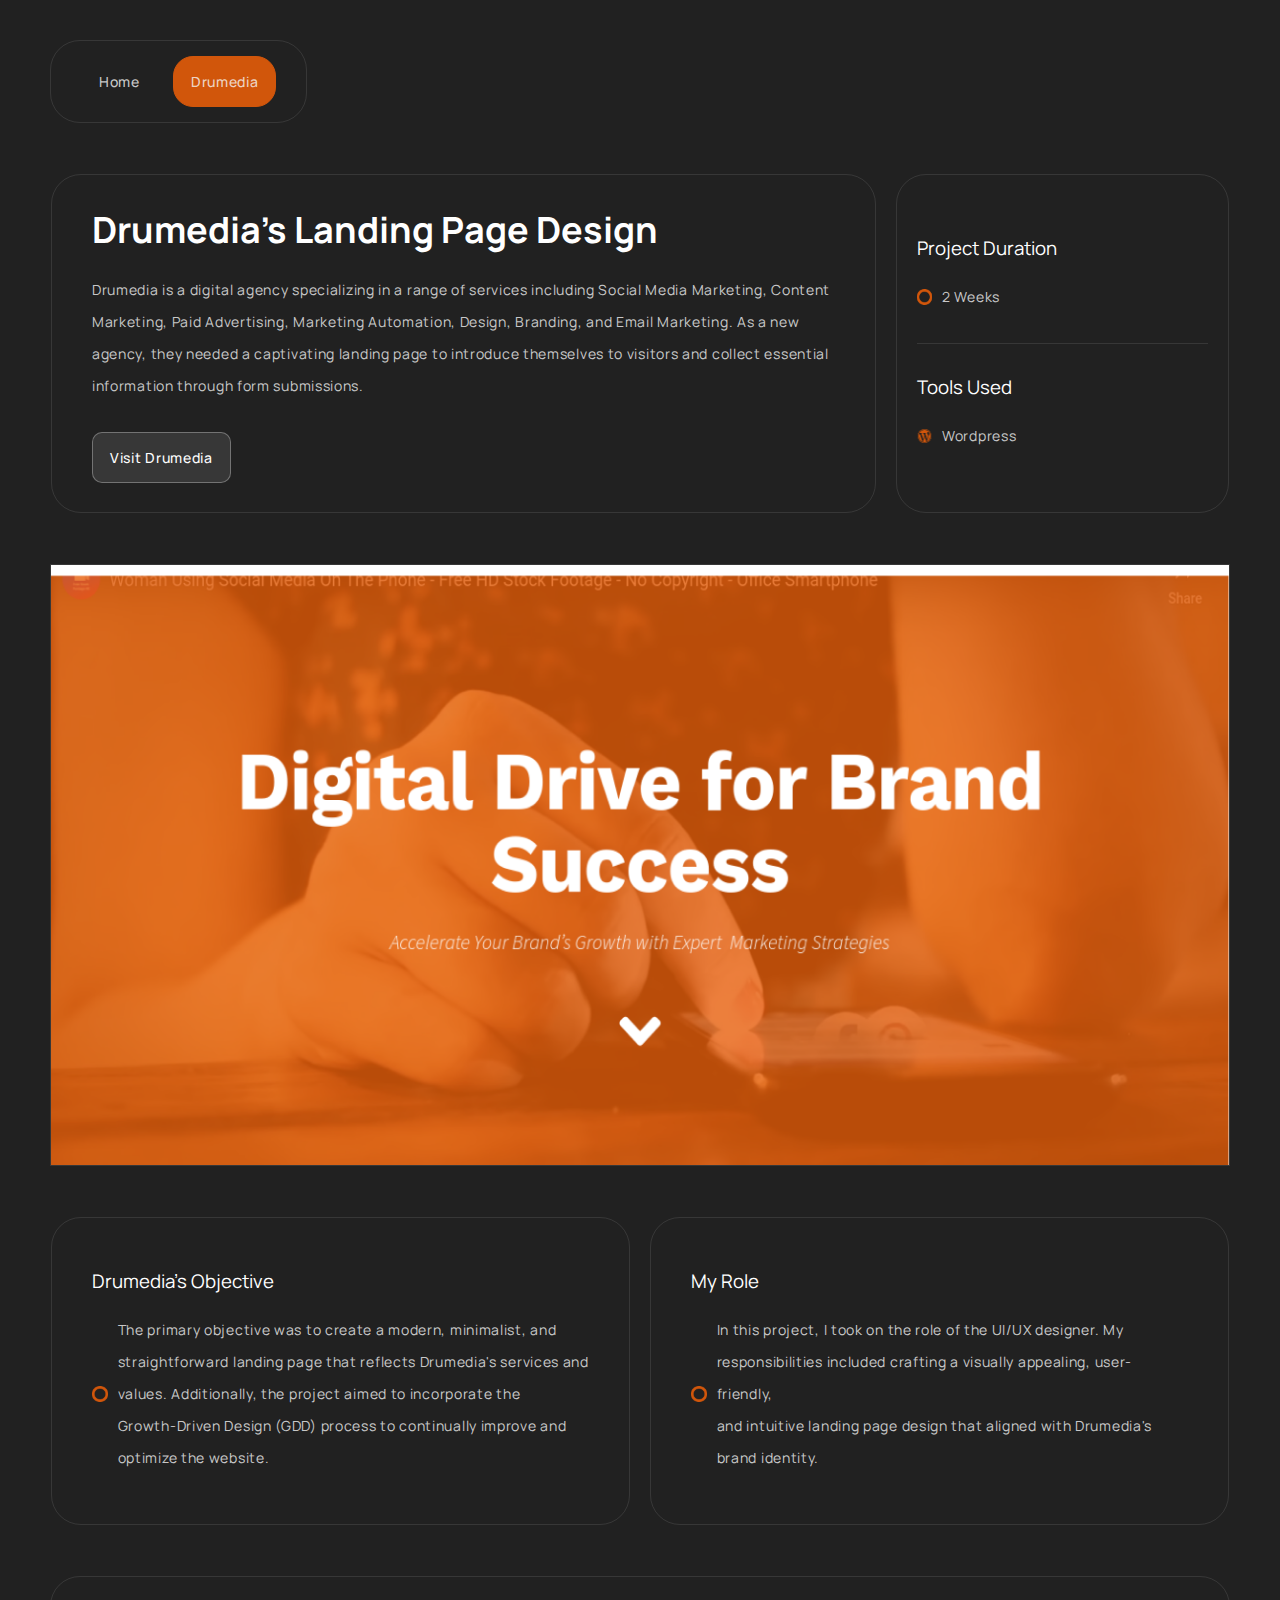
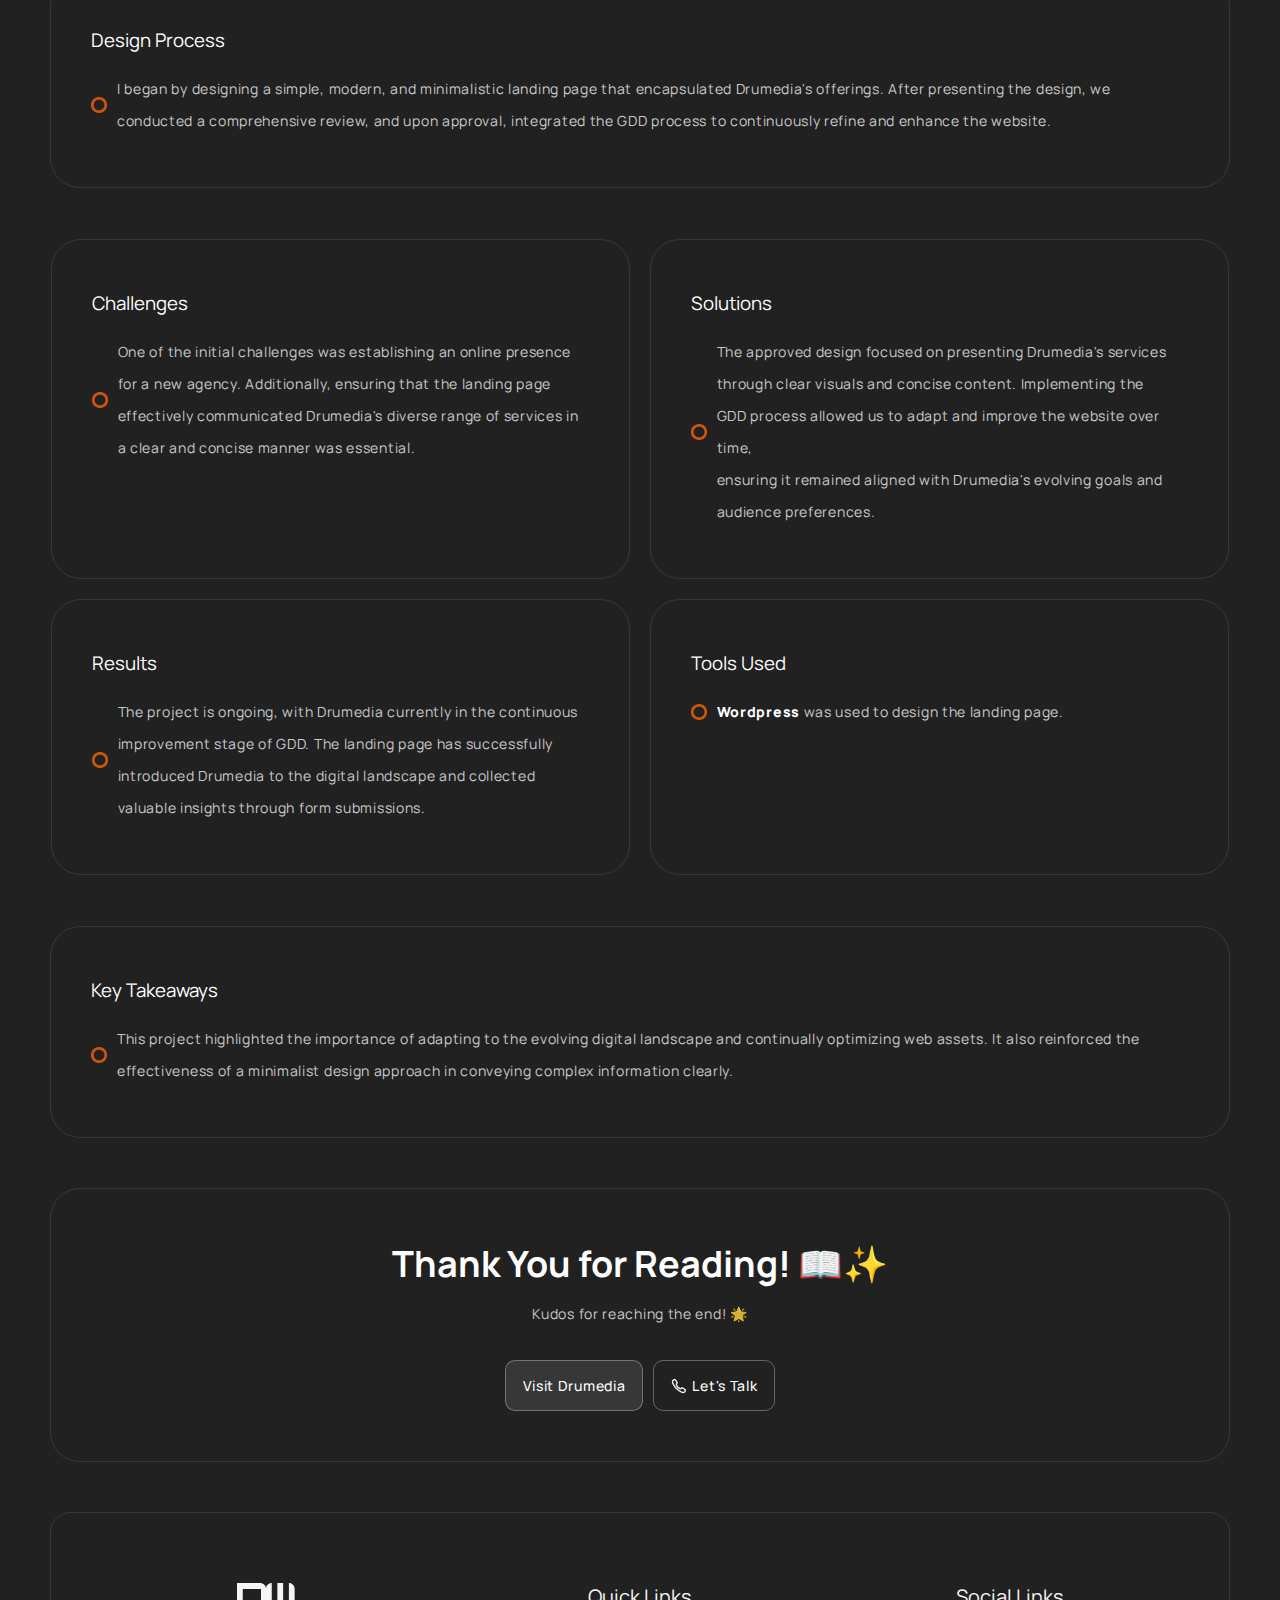
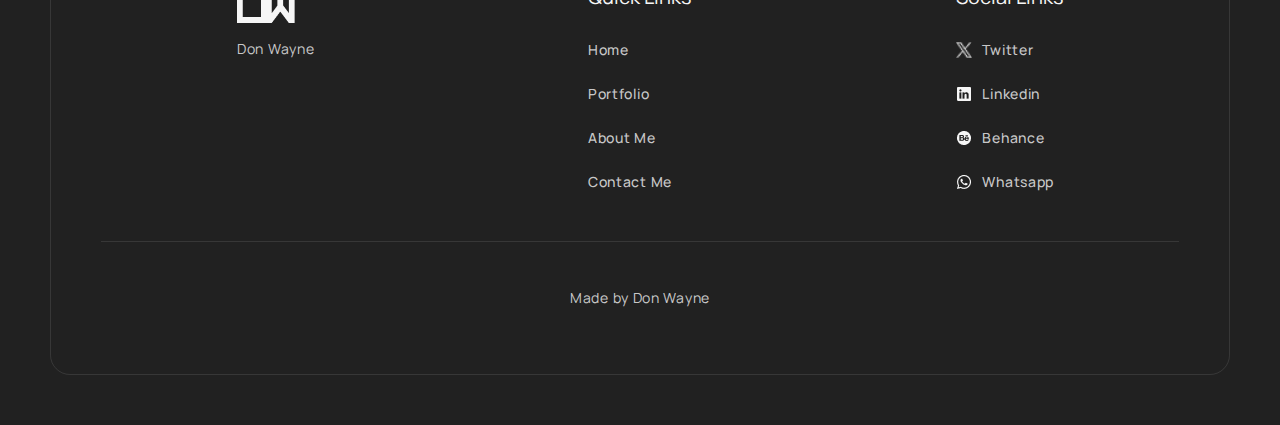
<file: html/drumedia.html>
<!DOCTYPE html>
<html lang="en">
  <head>
    <meta charset="UTF-8" />
    <meta name="viewport" content="width=device-width, initial-scale=1.0" />
    <link
      rel="shortcut icon"
      href="../images/home/favicon.ico"
      type="image/x-icon"
    />
    <title>Drumedia</title>

    <style>
      /* Font Family */
      @import url("https://fonts.googleapis.com/css2?family=Manrope:wght@200;300;400;500;600;700;800&display=swap");

      /* General Styling */
      * {
        box-sizing: border-box;
        margin: 0;
        padding: 0;
      }

      html {
        scroll-behavior: smooth;
      }

      body {
        background: linear-gradient(
            rgba(255, 255, 255, 0.13),
            rgba(255, 255, 255, 0.13)
          ),
          #000;
        font-family: "Manrope", sans-serif;
      }

      /* Tags */
      a,
      p {
        font-size: 14px;
        font-weight: 400;
        letter-spacing: 0.7px;
        line-height: 32px;
      }

      a {
        font-weight: 500;
        line-height: normal;
      }

      @media screen and (max-width: 1000px) {
        a,
        p {
          font-size: 12px;
          line-height: 30px;
        }

        a {
          font-weight: 500;
          line-height: normal;
        }
      }

      /* Go to Top Btn */
      #top-btn {
        bottom: 30px;
        display: none;
        position: fixed;
        right: 30px;
        z-index: 1000;
      }

      #top-btn a {
        background: url("../images/projects/drumedia/icon-goToTop.png")
          center/cover no-repeat;
        border-radius: 300px;
        display: block;
        height: 40px;
        transition: all 0.3s;
        width: 40px;
      }
      #top-btn a:hover {
        background: url("../images/projects/drumedia/icon-goToTopHover.png")
          center/cover no-repeat;
      }

      @media screen and (max-width: 400px) {
        #top-btn {
          bottom: 20px;
          right: 20px;
        }

        #top-btn a:hover {
          background: url("../images/home/icon-goToTop.png") center/cover
            no-repeat;
        }
      }

      /* Navigation Bar */
      .navbar {
        border: 1px solid #ffffff1a;
        border-radius: 30px;
        display: inline-block;
        margin: 40px 50px 0px 50px;
        padding: 15px 30px;
        width: auto;
      }

      .navbar ul {
        align-items: center;
        display: flex;
        list-style: none;
      }

      .navbar ul li {
        margin-right: 15px;
      }
      .navbar ul li:last-of-type {
        margin-right: 0px;
      }

      .navbar ul li a {
        border: 1px solid rgba(255, 255, 255, 0);
        border-radius: 20px;
        color: #f6f6f6cc;
        display: block;
        padding: 15px 17px;
        text-decoration: none;
        transition: all 0.3s;
      }
      .navbar ul li a:first-of-type:hover,
      .navbar ul li:last-of-type a {
        background-color: #d1560b;
        border: 1px solid #d1560b;
      }

      @media screen and (max-width: 1000px) {
        .navbar {
          margin: 40px 30px 0px 30px;
          padding: 10px;
        }
      }
      @media screen and (max-width: 400px) {
        .navbar {
          margin: 40px 10px 0px 10px;
        }
      }

      /* General Section */
      .general-section {
        border: 1px solid #ffffff1a;
        border-radius: 30px;
        color: #f6f6f6cc;
        margin: 50px 50px 0px 50px;
        padding: 50px 40px;
      }

      .general-section h1,
      .general-section h2,
      .general-section h3,
      .general-section h4,
      .general-section h5,
      .general-section h6 {
        color: #fff;
        font-weight: 400;
      }

      .general-section h3 {
        margin-bottom: 20px;
      }

      .section-btn {
        background-color: rgba(255, 255, 255, 0.1);
        border: 1px solid rgba(255, 255, 255, 0.3);
        border-radius: 10px;
        color: #fff;
        cursor: pointer;
        display: inline-block;
        padding: 15px 17px;
        text-decoration: none;
        transition: all 0.3s;
      }
      .section-btn:hover {
        background: #d1560b;
        border: 1px solid #d1560b;
      }

      .section-item {
        align-items: center;
        display: flex;
        margin-bottom: 20px;
      }
      .section-item:last-of-type {
        margin-bottom: 0px;
      }

      .section-item p {
        width: calc(100% - 16px);
      }

      .section-item span {
        color: #fff;
        font-weight: 900;
      }

      .section-icon {
        height: 16px;
        margin-right: 10px;
        width: 16px;
      }

      .icon-bullet {
        background: url("../images/projects/drumedia/icon-bullet.png")
          center/cover no-repeat;
      }

      .icon-wordpress {
        background: url("../images/projects/drumedia/icon-wordpress.png")
          center/cover no-repeat;
      }

      @media screen and (max-width: 1000px) {
        .general-section {
          margin: 30px 30px 0px 30px;
          padding: 30px 20px;
        }

        .general-section br {
          display: none;
        }

        .section-btn {
          padding: 12px 14px;
        }
      }
      @media screen and (max-width: 400px) {
        .general-section {
          margin: 30px 10px 0px 10px;
        }
      }

      /* Section One */
      .section-one {
        border: 1px solid rgba(255, 255, 255, 0);
        padding: 0px;
      }

      .sect1-container {
        display: grid;
        grid-gap: 20px;
        grid-template-columns: 70% calc(30% - 20px);
      }

      .sect1-card {
        border: 1px solid #ffffff1a;
        border-radius: 30px;
      }
      .sect1-card:first-of-type {
        align-items: center;
        display: flex;
        justify-content: center;
        padding: 0px 40px;
      }
      .sect1-card:last-of-type {
        padding: 60px 20px;
      }

      .sect1-card:first-of-type h1 {
        font-size: 36px;
        font-weight: 700;
      }

      .sect1-card:first-of-type p {
        margin: 20px 0px 30px 0px;
      }

      .sect1-box:first-of-type {
        border-bottom: 1px solid #ffffff1a;
        padding-bottom: 30px;
      }
      .sect1-box:last-of-type {
        padding-top: 30px;
      }

      @media screen and (max-width: 1000px) {
        .sect1-container {
          display: block;
        }

        .sect1-card:first-of-type,
        .sect1-card:last-of-type {
          margin-bottom: 30px;
          padding: 30px 20px;
        }

        .sect1-card:last-of-type {
          margin-bottom: 0px;
        }

        .sect1-card:first-of-type h1 {
          font-size: 30px;
        }

        .section-one .section-btn {
          background: #d1560b;
          border: 1px solid #d1560b;
          text-align: center;
          width: 100%;
        }
        .section-one .section-btn:hover {
          background-color: rgba(255, 255, 255, 0.1);
          border: 1px solid rgba(255, 255, 255, 0.3);
        }
      }

      /* Section Two */
      .sect2-container {
        align-items: center;
        display: flex;
        justify-content: center;
      }

      .sect2-img {
        background: url("../images/projects/drumedia/sect2-img2.png")
          center/cover no-repeat;
        height: 760px;
        width: 100%;
      }

      @media screen and (max-width: 1300px) {
        .section-two {
          border-radius: 0px;
          padding: 0px;
        }

        .sect2-img {
          height: 600px;
        }
      }
      @media screen and (max-width: 800px) {
        .sect2-img {
          height: 450px;
        }
      }
      @media screen and (max-width: 500px) {
        .sect2-img {
          height: 220px;
        }
      }

      /* Section Three */
      .section-three {
        border: 1px solid rgba(255, 255, 255, 0);
        padding: 0px;
      }

      .sect3-container {
        display: grid;
        grid-gap: 20px;
        grid-template-columns: repeat(2, 1fr);
      }

      .sect3-card {
        border: 1px solid #ffffff1a;
        border-radius: 30px;
        padding: 50px 40px;
      }

      @media screen and (max-width: 1000px) {
        .sect3-container {
          display: block;
        }

        .sect3-card {
          margin-bottom: 30px;
          padding: 30px 20px;
        }
        .sect3-card:last-of-type {
          margin-bottom: 0px;
        }

        .sect3-item .section-icon {
          display: none;
        }

        .sect3-item p {
          width: 100%;
        }
      }

      /* Section Four */
      .sect4-container {
        border-radius: 30px;
      }

      /* Section Seven */
      .sect7-container {
        text-align: center;
      }

      .sect7-txtbox {
        margin-bottom: 30px;
      }

      .sect7-txtbox h1 {
        font-size: 36px;
        font-weight: 700;
        margin-bottom: 10px;
      }

      .sect7-btnbox {
        align-items: center;
        display: flex;
        justify-content: center;
      }

      .sect7-btn {
        align-items: center;
        background: inherit;
        display: flex;
        justify-content: center;
        margin-left: 10px;
      }

      .sect7-icon {
        background: url("../images/home/icon-phone.png") center/cover no-repeat;
        height: 16px;
        margin-right: 5px;
        width: 16px;
      }

      @media screen and (max-width: 800px) {
        .sect7-txtbox h1 {
          font-size: 30px;
        }

        .section-seven .section-btn {
          background: #d1560b;
          border: 1px solid #d1560b;
          text-align: center;
          width: 50%;
        }
        .section-seven .section-btn:hover {
          background-color: rgba(255, 255, 255, 0.1);
          border: 1px solid rgba(255, 255, 255, 0.3);
        }

        .section-seven .sect7-btn {
          background-color: rgba(255, 255, 255, 0.1);
          border: 1px solid rgba(255, 255, 255, 0.3);
        }
        .section-seven .sect7-btn:hover {
          background-color: #d1560b;
          border: 1px solid #d1560b;
        }
      }
      @media screen and (max-width: 600px) {
        .sect7-txtbox h1 {
          font-size: 28px;
        }
      }
      @media screen and (max-width: 500px) {
        .sect7-txtbox h1 {
          font-size: 20px;
        }

        .sect7-container p,
        .sect7-container a {
          font-size: 12px;
        }
      }

      /* Footer */
      footer {
        border: 1px solid #ffffff1a;
        border-radius: 20px;
        color: #f6f6f6cc;
        margin: 50px;
        padding: 70px 50px 20px 50px;
      }

      .fter-container {
        display: grid;
        grid-row-gap: 40px;
        grid-template-areas:
          "ft1 ft2 ft3"
          "ft4 ft4 ft4";
      }

      .fter-card {
        padding-left: 40%;
      }

      .fter-card h3 {
        color: #f6f6f6;
        font-size: 20px;
        font-weight: 400;
        margin-bottom: 20px;
      }

      .fter-card ul {
        list-style: none;
      }

      .fter-card ul li {
        margin-bottom: 5px;
      }
      .fter-card ul li:last-of-type {
        margin-bottom: 0px;
      }

      .fter-card ul li a {
        color: #f6f6f6cc;
        display: inline-block;
        padding: 10px 0px;
        text-decoration: none;
        transition: all 0.3s;
      }
      .fter-card ul li a:hover {
        background: #d1560b;
        border-radius: 10px;
        padding: 10px 20px;
        transform: scale(1.05);
      }

      .fter-logo {
        background: url("../images/home/logo.png") no-repeat center/cover;
        height: 40px;
        margin-bottom: 10px;
        width: 58px;
      }

      .fter-card1 {
        grid-area: ft1;
      }

      .fter-card2 {
        grid-area: ft2;
      }

      .fter-card3 {
        grid-area: ft3;
      }

      .fter-card3 ul li {
        margin-bottom: 5px;
      }

      .fter-card3 ul li a {
        align-items: center;
        display: inline-flex;
        justify-content: left;
      }

      .fter-icon {
        height: 16px;
        margin-right: 10px;
        width: 16px;
      }

      .fter-icon1 {
        background: url("../images/home/icon-twitter.png") center/cover
          no-repeat;
      }

      .fter-icon2 {
        background: url("../images/home/icon-linkedIn.png") center/cover
          no-repeat;
      }

      .fter-icon3 {
        background: url("../images/home/icon-behance.png") center/cover
          no-repeat;
      }

      .fter-icon4 {
        background: url("../images/home/icon-whatsapp.png") center/cover
          no-repeat;
      }

      .fter-card4 {
        border-top: 1px solid #ffffff1a;
        grid-area: ft4;
        padding: 40px 0px;
        text-align: center;
      }

      @media screen and (max-width: 1000px) {
        footer {
          margin: 30px;
          padding: 50px 20px;
        }

        .fter-container {
          grid-template-areas:
            "ft1"
            "ft2"
            "ft3"
            "ft4";
        }

        .fter-card {
          padding-left: 0px;
        }

        .fter-card h3 {
          font-size: 15px;
          margin-bottom: 10px;
        }

        .fter-card1 {
          grid-area: ft1;
        }

        .fter-card2 {
          grid-area: ft2;
        }

        .fter-card3 {
          grid-area: ft3;
        }

        .fter-card4 {
          grid-area: ft4;
          padding: 20px 0px 0px 0px;
        }
      }
      @media screen and (max-width: 400px) {
        footer {
          margin: 30px 10px;
        }
      }
    </style>
  </head>

  <body>
    <div id="top"></div>

    <!-- Go-to-Top Btn -->
    <div id="top-btn">
      <a href="#top"></a>
    </div>

    <!-- Navigation Bar -->
    <div class="navbar">
      <ul>
        <li><a href="../index.html">Home</a></li>
        <li><a href="./drumedia.html">Drumedia</a></li>
      </ul>
    </div>

    <!-- Section One -->
    <section class="section-one general-section">
      <div class="sect1-container">
        <div class="sect1-card">
          <div>
            <h1>Drumedia's Landing Page Design</h1>
            <p>
              Drumedia is a digital agency specializing in a range of services
              including Social Media Marketing, Content Marketing, Paid
              Advertising, Marketing Automation, Design, Branding, and Email
              Marketing. As a new agency, they needed a captivating landing page
              to introduce themselves to visitors and collect essential
              information through form submissions.
            </p>
            <a
              href="https://drumedia.com.ng/"
              class="section-btn"
              target="_blank"
              >Visit Drumedia</a
            >
          </div>
        </div>

        <div class="sect1-card">
          <div class="sect1-box">
            <h3>Project Duration</h3>

            <div class="section-item">
              <div class="section-icon icon-bullet"></div>
              <p>2 Weeks</p>
            </div>
          </div>

          <div class="sect1-box">
            <h3>Tools Used</h3>

            <div class="section-item">
              <div class="section-icon icon-wordpress"></div>
              <p>Wordpress</p>
            </div>
          </div>
        </div>
      </div>
    </section>

    <!-- Section Two -->
    <section class="section-two general-section">
      <div class="sect2-container">
        <div class="sect2-img"></div>
      </div>
    </section>

    <!-- Section Three -->
    <section class="section-three general-section">
      <div class="sect3-container">
        <div class="sect3-card">
          <h3>Drumedia's Objective</h3>

          <div class="section-item sect3-item">
            <div class="section-icon icon-bullet"></div>
            <p>
              The primary objective was to create a modern, minimalist, and
              <br />
              straightforward landing page that reflects Drumedia's services and
              <br />
              values. Additionally, the project aimed to incorporate the <br />
              Growth-Driven Design (GDD) process to continually improve and
              <br />
              optimize the website.
            </p>
          </div>
        </div>

        <div class="sect3-card">
          <h3>My Role</h3>

          <div class="section-item">
            <div class="section-icon icon-bullet"></div>
            <p>
              In this project, I took on the role of the UI/UX designer. My
              <br />
              responsibilities included crafting a visually appealing,
              user-friendly, <br />
              and intuitive landing page design that aligned with Drumedia's
              <br />
              brand identity.
            </p>
          </div>
        </div>
      </div>
    </section>

    <!-- Section Four -->
    <section class="section-four general-section">
      <div class="sect4-container">
        <h3>Design Process</h3>

        <div class="section-item">
          <div class="section-icon icon-bullet"></div>
          <p>
            I began by designing a simple, modern, and minimalistic landing page
            that encapsulated Drumedia's offerings. After presenting the design,
            we conducted a comprehensive review, and upon approval, integrated
            the GDD process to continuously refine and enhance the website.
          </p>
        </div>
      </div>
    </section>

    <!-- Section Five -->
    <section class="section-three general-section">
      <div class="sect3-container">
        <div class="sect3-card">
          <h3>Challenges</h3>

          <div class="section-item">
            <div class="section-icon icon-bullet"></div>
            <p>
              One of the initial challenges was establishing an online presence
              <br />
              for a new agency. Additionally, ensuring that the landing page
              <br />
              effectively communicated Drumedia's diverse range of services in
              <br />
              a clear and concise manner was essential.
            </p>
          </div>
        </div>

        <div class="sect3-card">
          <h3>Solutions</h3>

          <div class="section-item">
            <div class="section-icon icon-bullet"></div>
            <p>
              The approved design focused on presenting Drumedia's services
              <br />
              through clear visuals and concise content. Implementing the <br />
              GDD process allowed us to adapt and improve the website over time,
              <br />
              ensuring it remained aligned with Drumedia's evolving goals and
              <br />
              audience preferences.
            </p>
          </div>
        </div>

        <div class="sect3-card">
          <h3>Results</h3>

          <div class="section-item">
            <div class="section-icon icon-bullet"></div>
            <p>
              The project is ongoing, with Drumedia currently in the continuous
              <br />
              improvement stage of GDD. The landing page has successfully <br />
              introduced Drumedia to the digital landscape and collected <br />
              valuable insights through form submissions.
            </p>
          </div>
        </div>

        <div class="sect3-card">
          <h3>Tools Used</h3>

          <div class="section-item">
            <div class="section-icon icon-bullet"></div>
            <p><span>Wordpress</span> was used to design the landing page.</p>
          </div>
        </div>
      </div>
    </section>

    <!-- Section Six -->
    <section class="section-four general-section">
      <h3>Key Takeaways</h3>

      <div class="section-item">
        <div class="section-icon icon-bullet"></div>
        <p>
          This project highlighted the importance of adapting to the evolving
          digital landscape and continually optimizing web assets. It also
          reinforced the effectiveness of a minimalist design approach in
          conveying complex information clearly.
        </p>
      </div>
    </section>

    <!-- Section Seven -->
    <section class="section-seven general-section">
      <div class="sect7-container">
        <div class="sect7-txtbox">
          <h1>Thank You for Reading! 📖✨</h1>
          <p>Kudos for reaching the end! 🌟</p>
        </div>

        <div class="sect7-btnbox">
          <a href="https://drumedia.com.ng/" class="section-btn" target="_blank"
            >Visit Drumedia</a
          >
          <a
            href="https://calendly.com/donwaynethedesigner/30min"
            class="section-btn sect7-btn"
            target="_blank"
            ><div class="sect7-icon"></div>
            Let's Talk</a
          >
        </div>
      </div>
    </section>

    <!-- Footer -->
    <footer>
      <div class="fter-container">
        <div class="fter-card fter-card1">
          <div class="fter-logo"></div>
          <p>Don Wayne</p>
        </div>

        <div class="fter-card fter-card2">
          <h3>Quick Links</h3>

          <ul>
            <li><a href="../index.html">Home</a></li>
            <li><a href="./portfolio.html">Portfolio</a></li>
            <li><a href="./about.html">About Me</a></li>
            <li><a href="./contact.html">Contact Me</a></li>
          </ul>
        </div>

        <div class="fter-card fter-card3">
          <h3>Social Links</h3>

          <ul>
            <li>
              <a href="https://twitter.com/DonWayne1048" target="_blank"
                ><div class="fter-icon fter-icon1"></div>
                Twitter</a
              >
            </li>
            <li>
              <a href="https://linkedin.com/in/donwaynetd" target="_blank"
                ><div class="fter-icon fter-icon2"></div>
                Linkedin</a
              >
            </li>
            <li>
              <a href="https://www.behance.net/donwayne" target="_blank"
                ><div class="fter-icon fter-icon3"></div>
                Behance</a
              >
            </li>
            <li>
              <a href="https://wa.me/2349167843179" target="_blank"
                ><div class="fter-icon fter-icon4"></div>
                Whatsapp</a
              >
            </li>
          </ul>
        </div>

        <div class="fter-card fter-card4">
          <p>Made by <span>Don Wayne</span></p>
        </div>
      </div>
    </footer>

    <script>
      // Go-to-Top Button
      const topBtn = document.querySelector("#top-btn");

      let bodyScrollTopPosition = document.body.scrollTop;

      window.onscroll = function () {
        if (
          bodyScrollTopPosition > 150 ||
          document.documentElement.scrollTop > 150
        ) {
          topBtn.style.display = "block";
        } else {
          topBtn.style.display = "none";
        }
      };
    </script>
  </body>
</html>
</file>
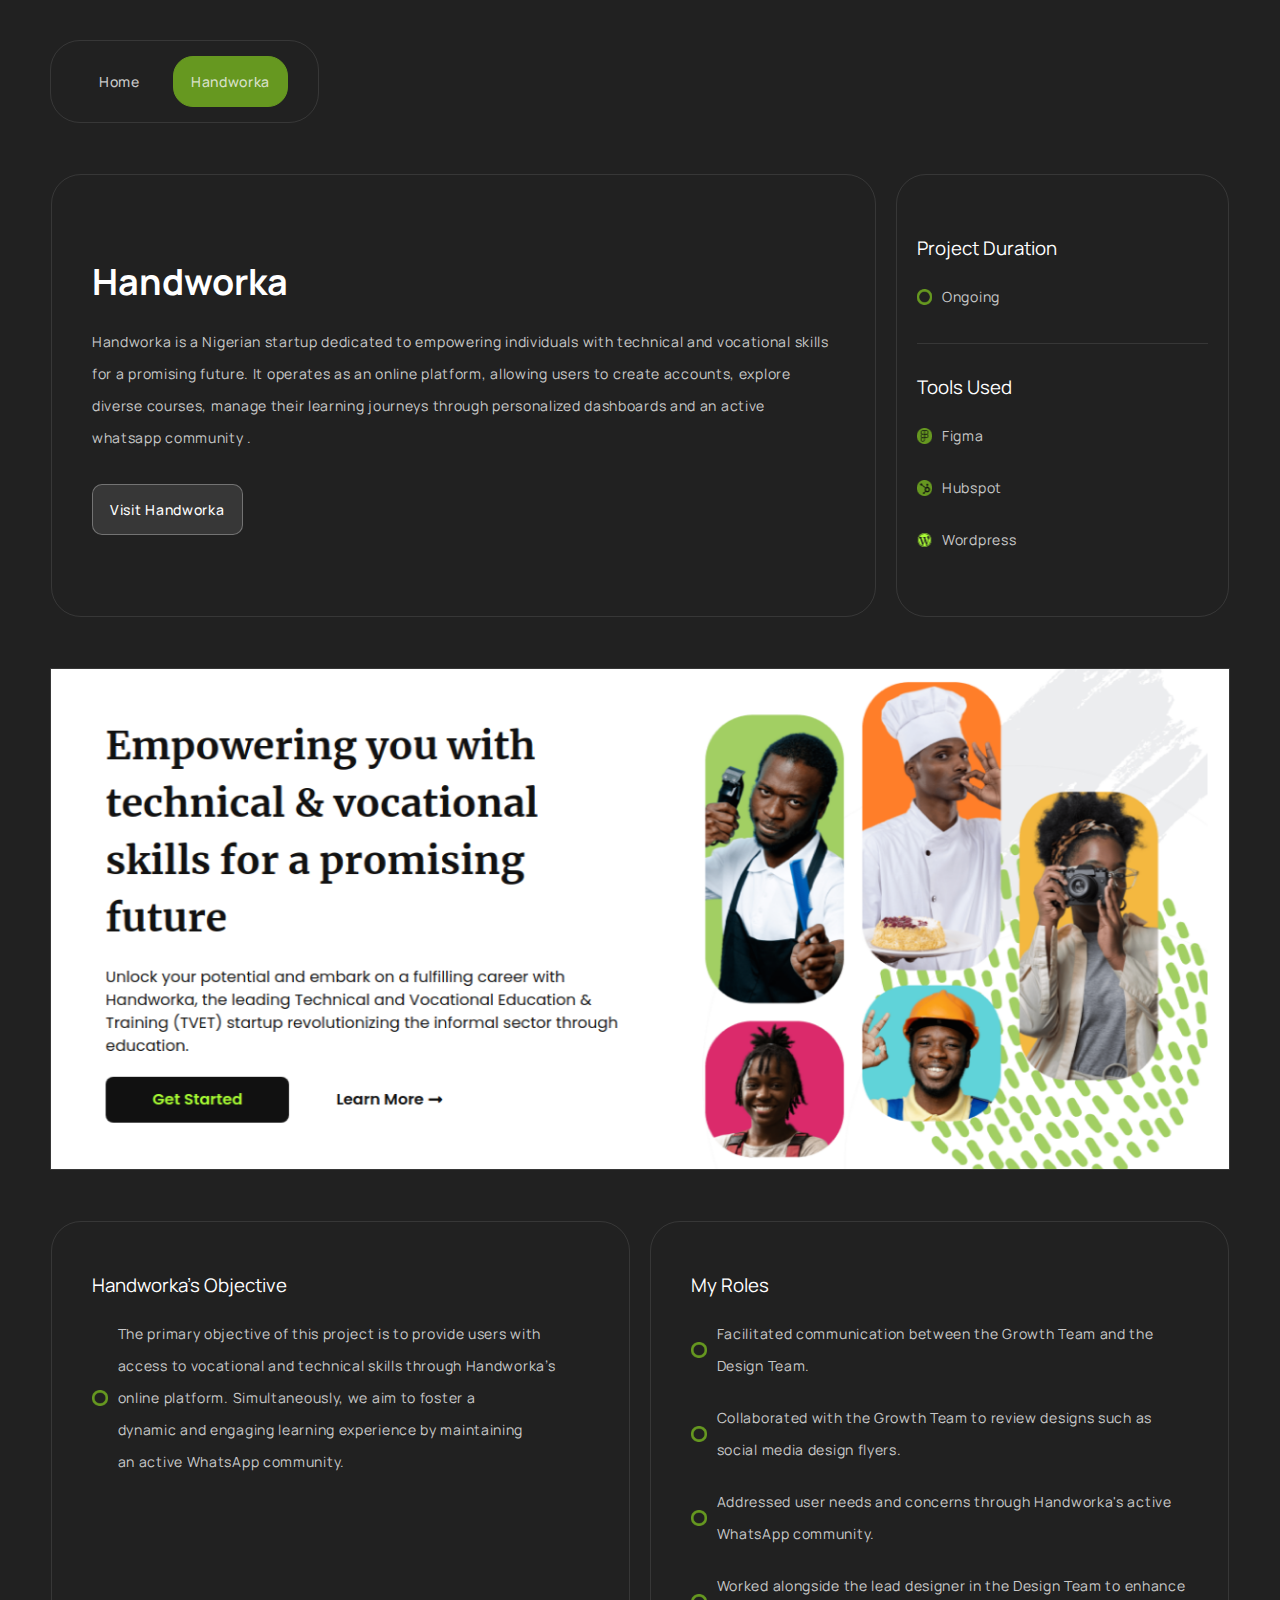
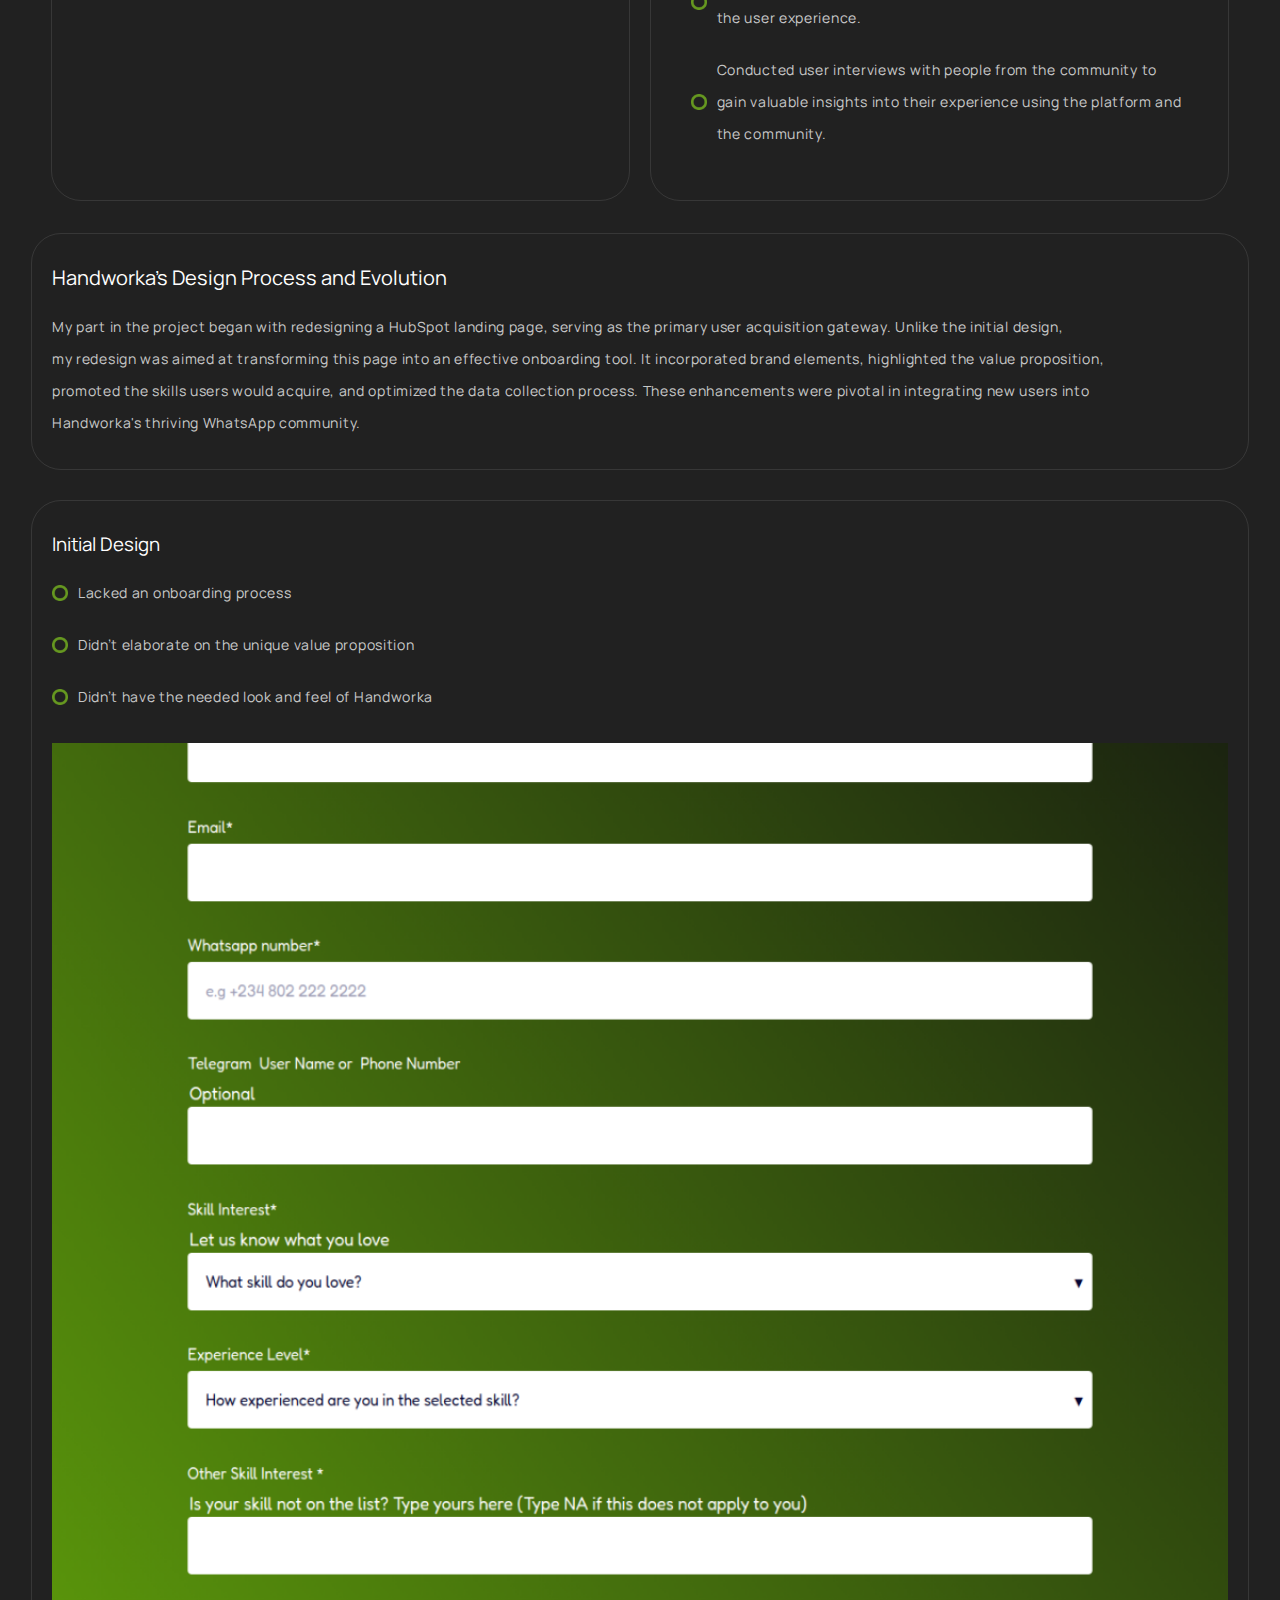
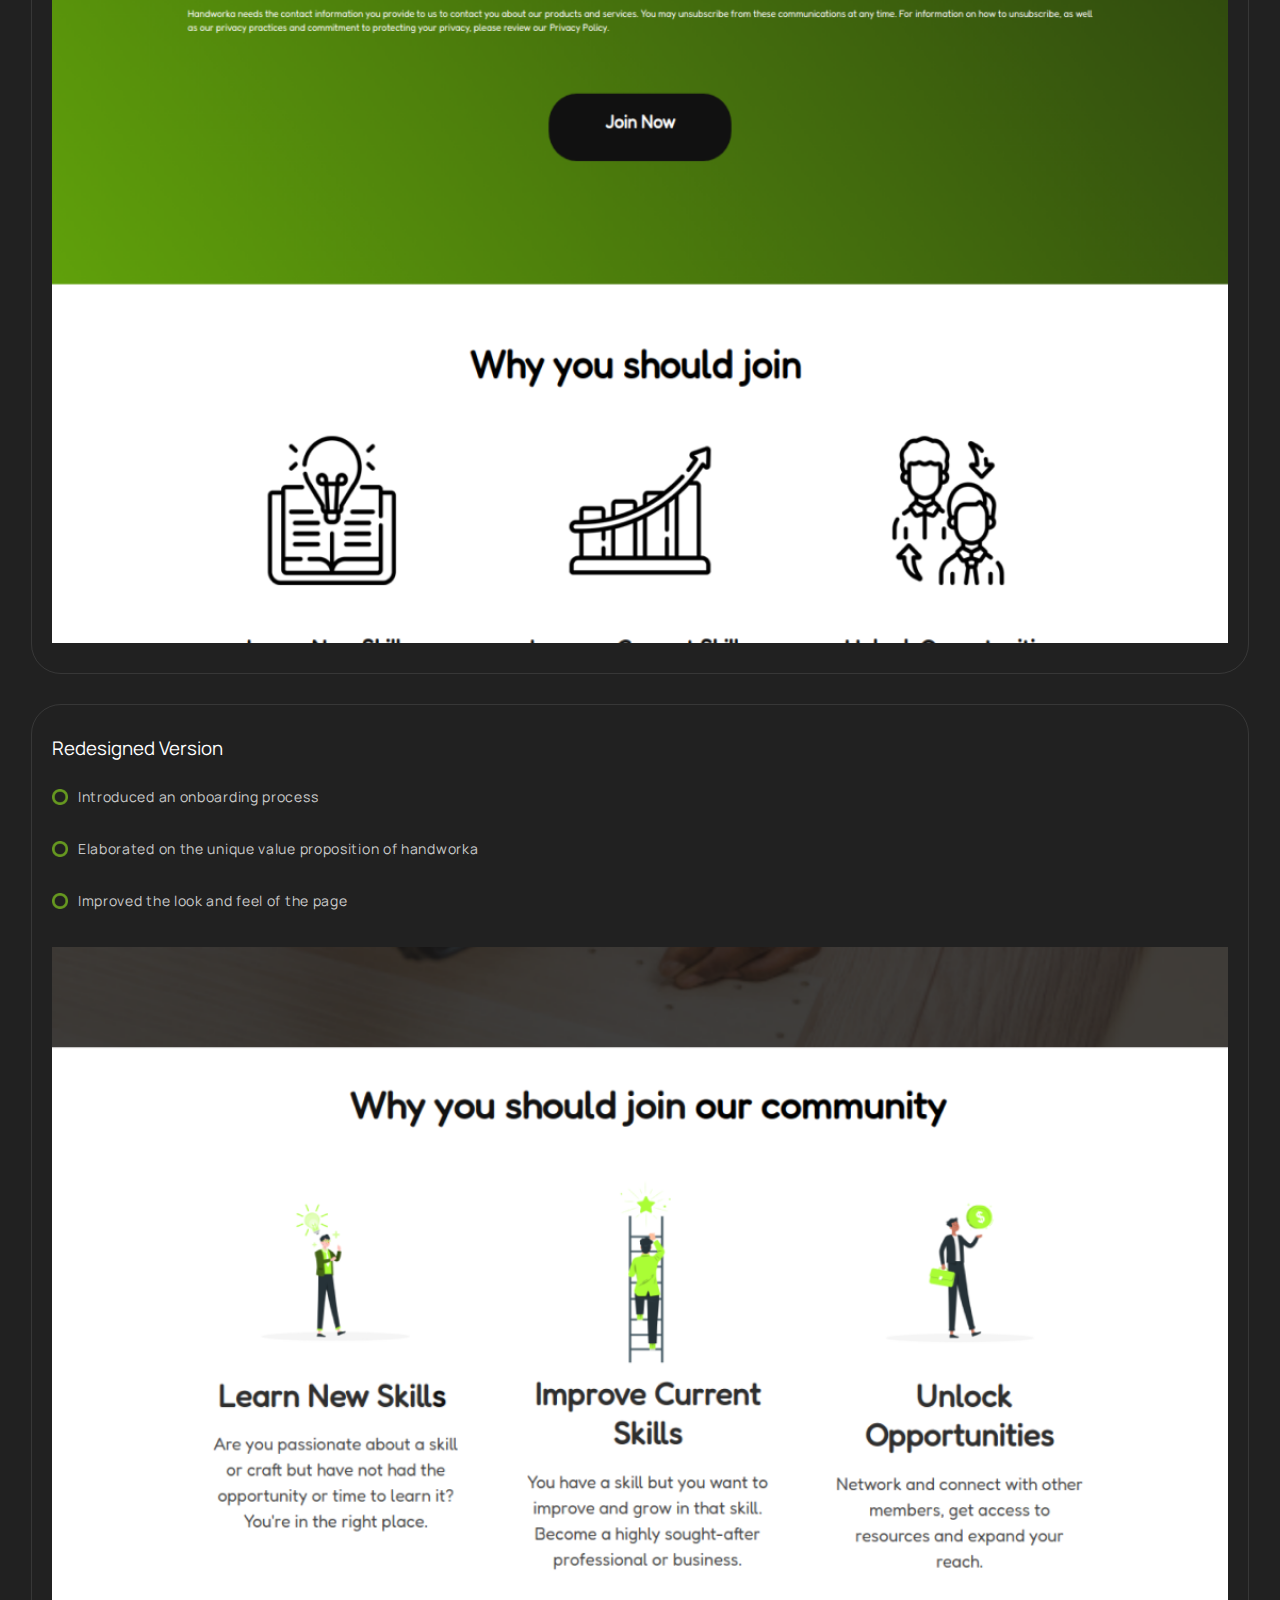
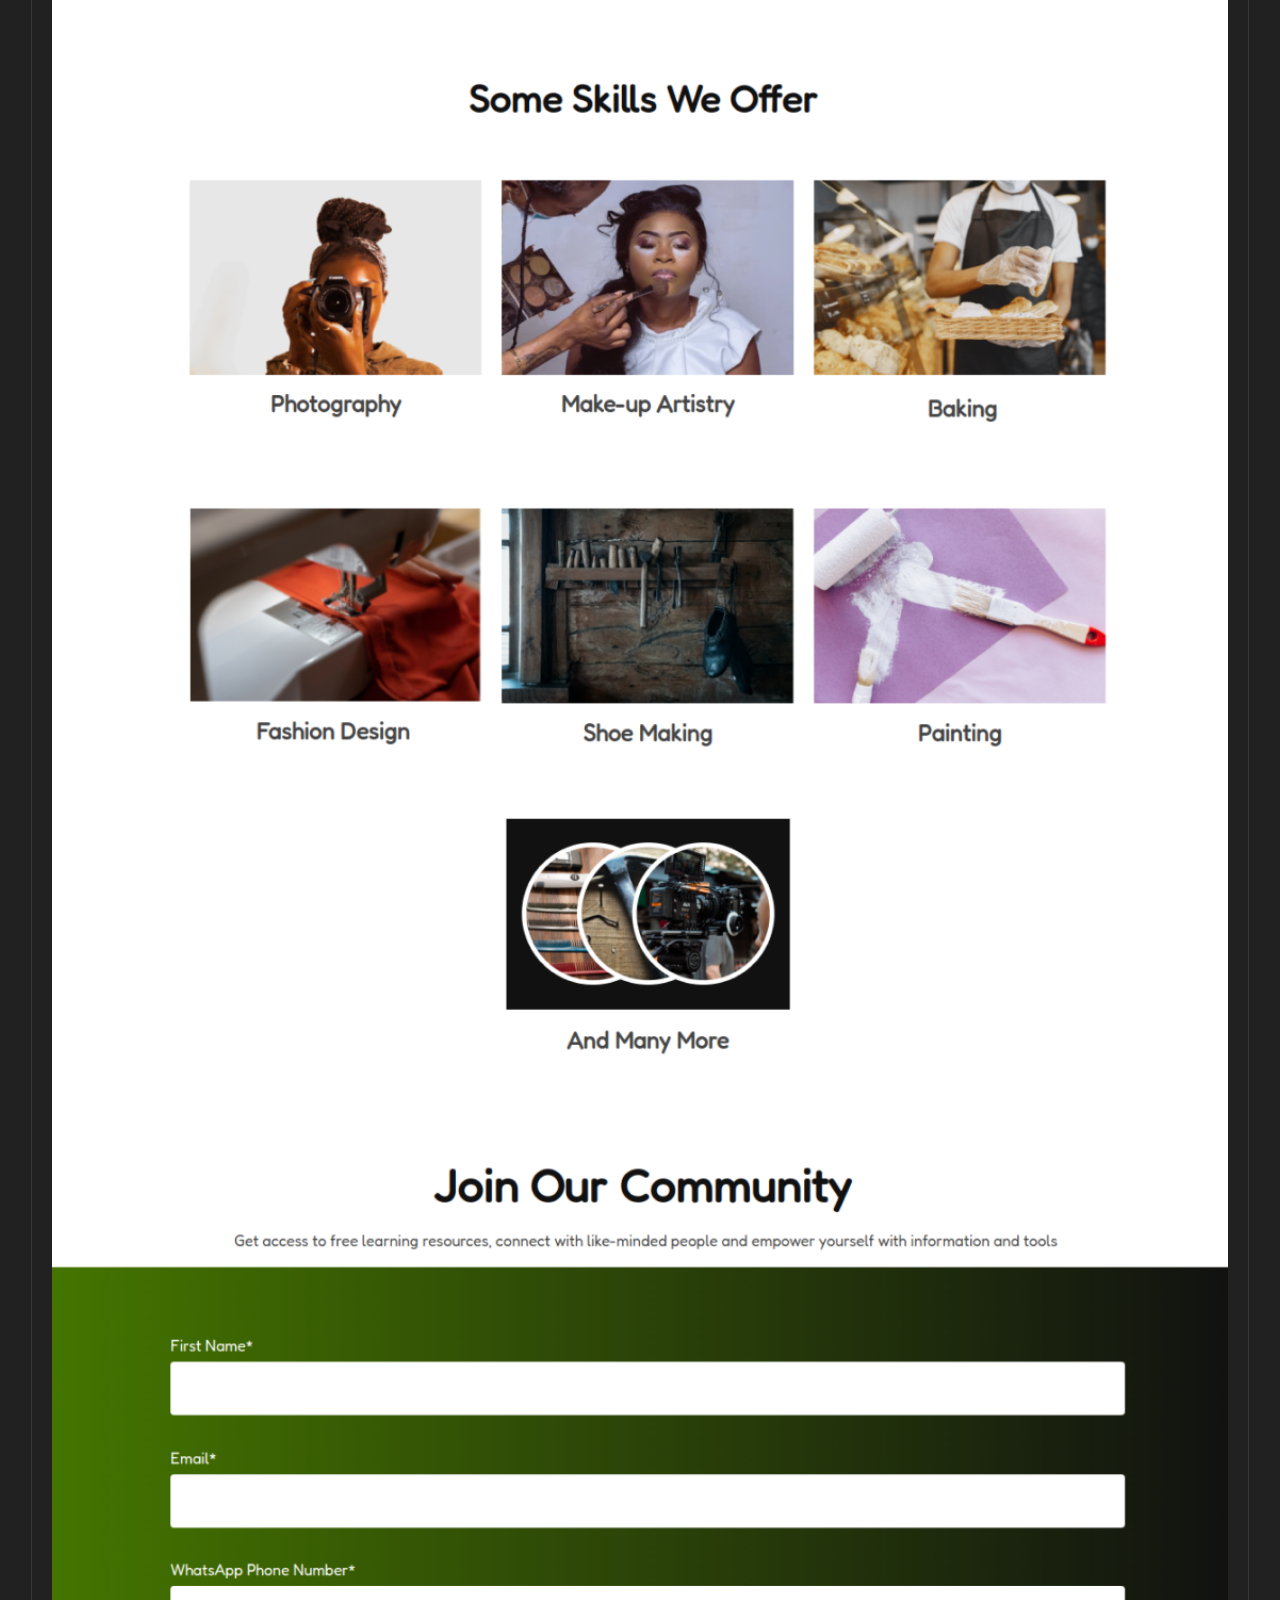
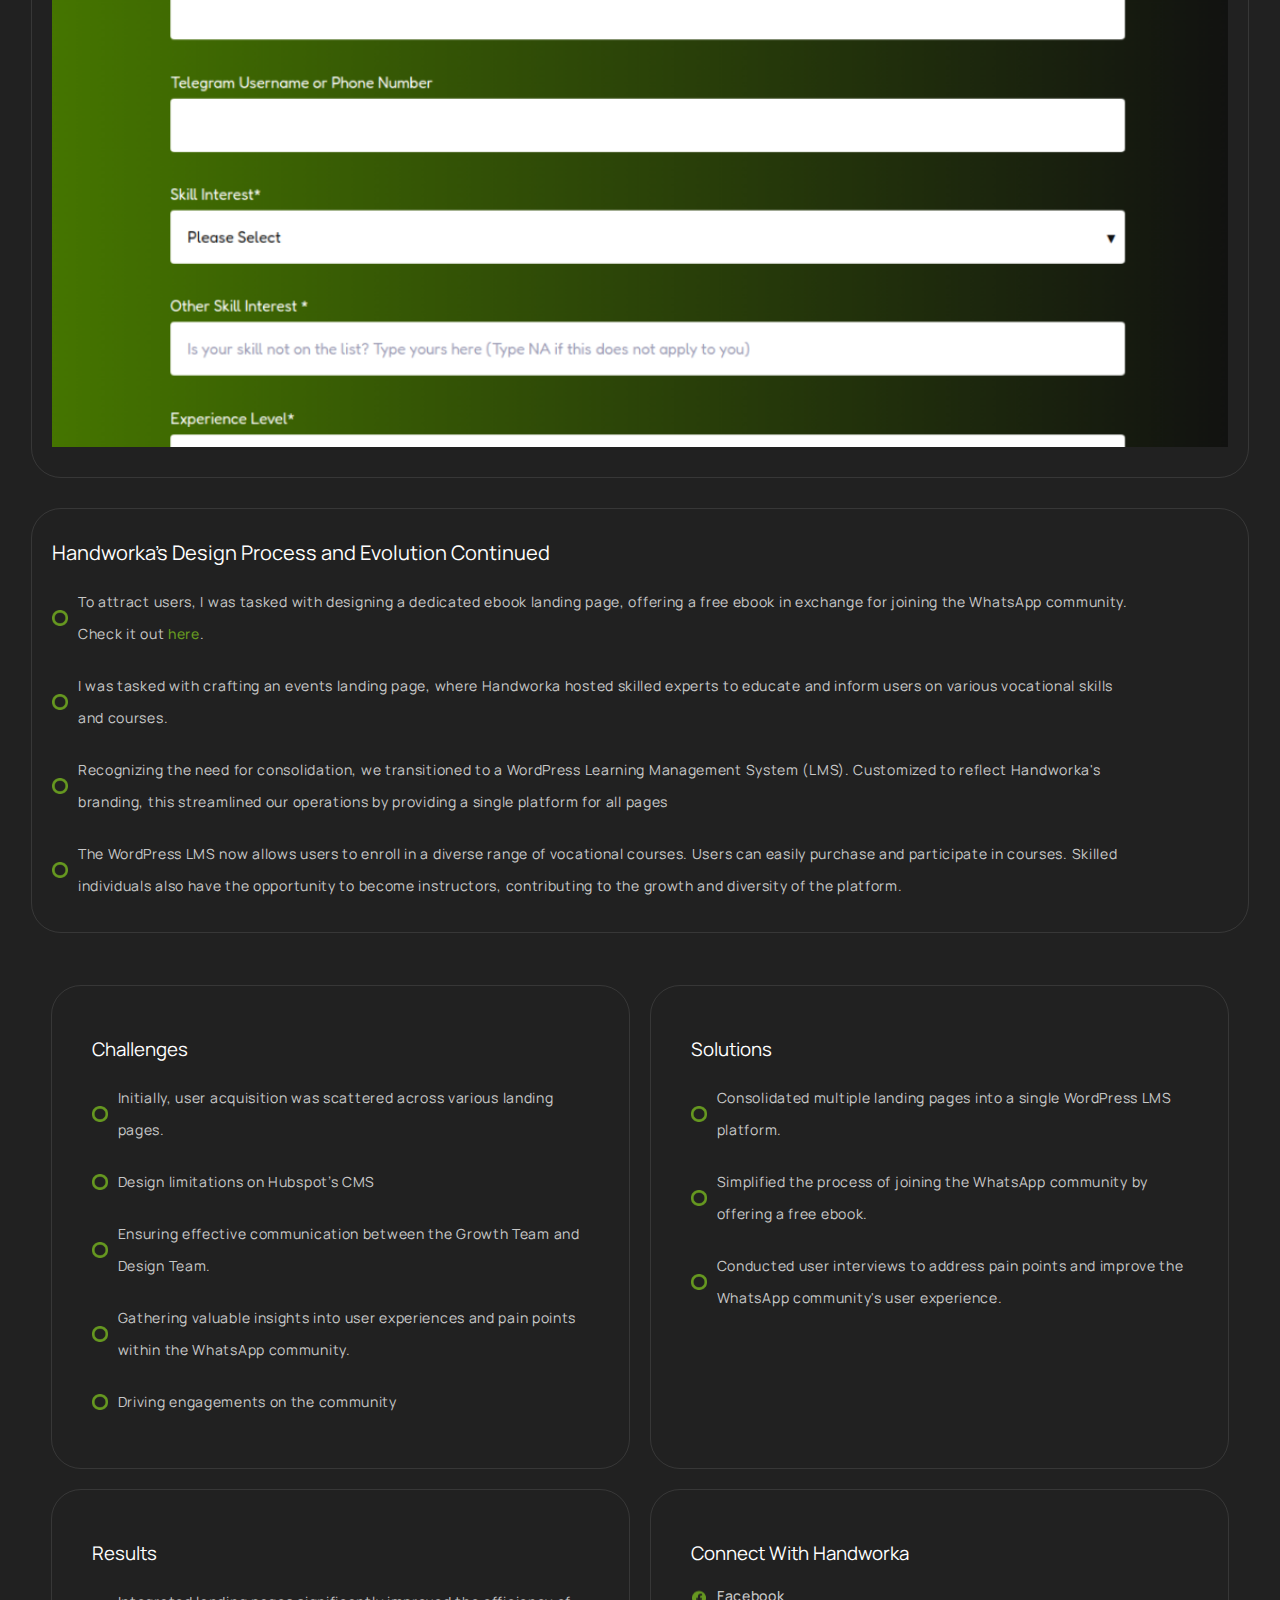
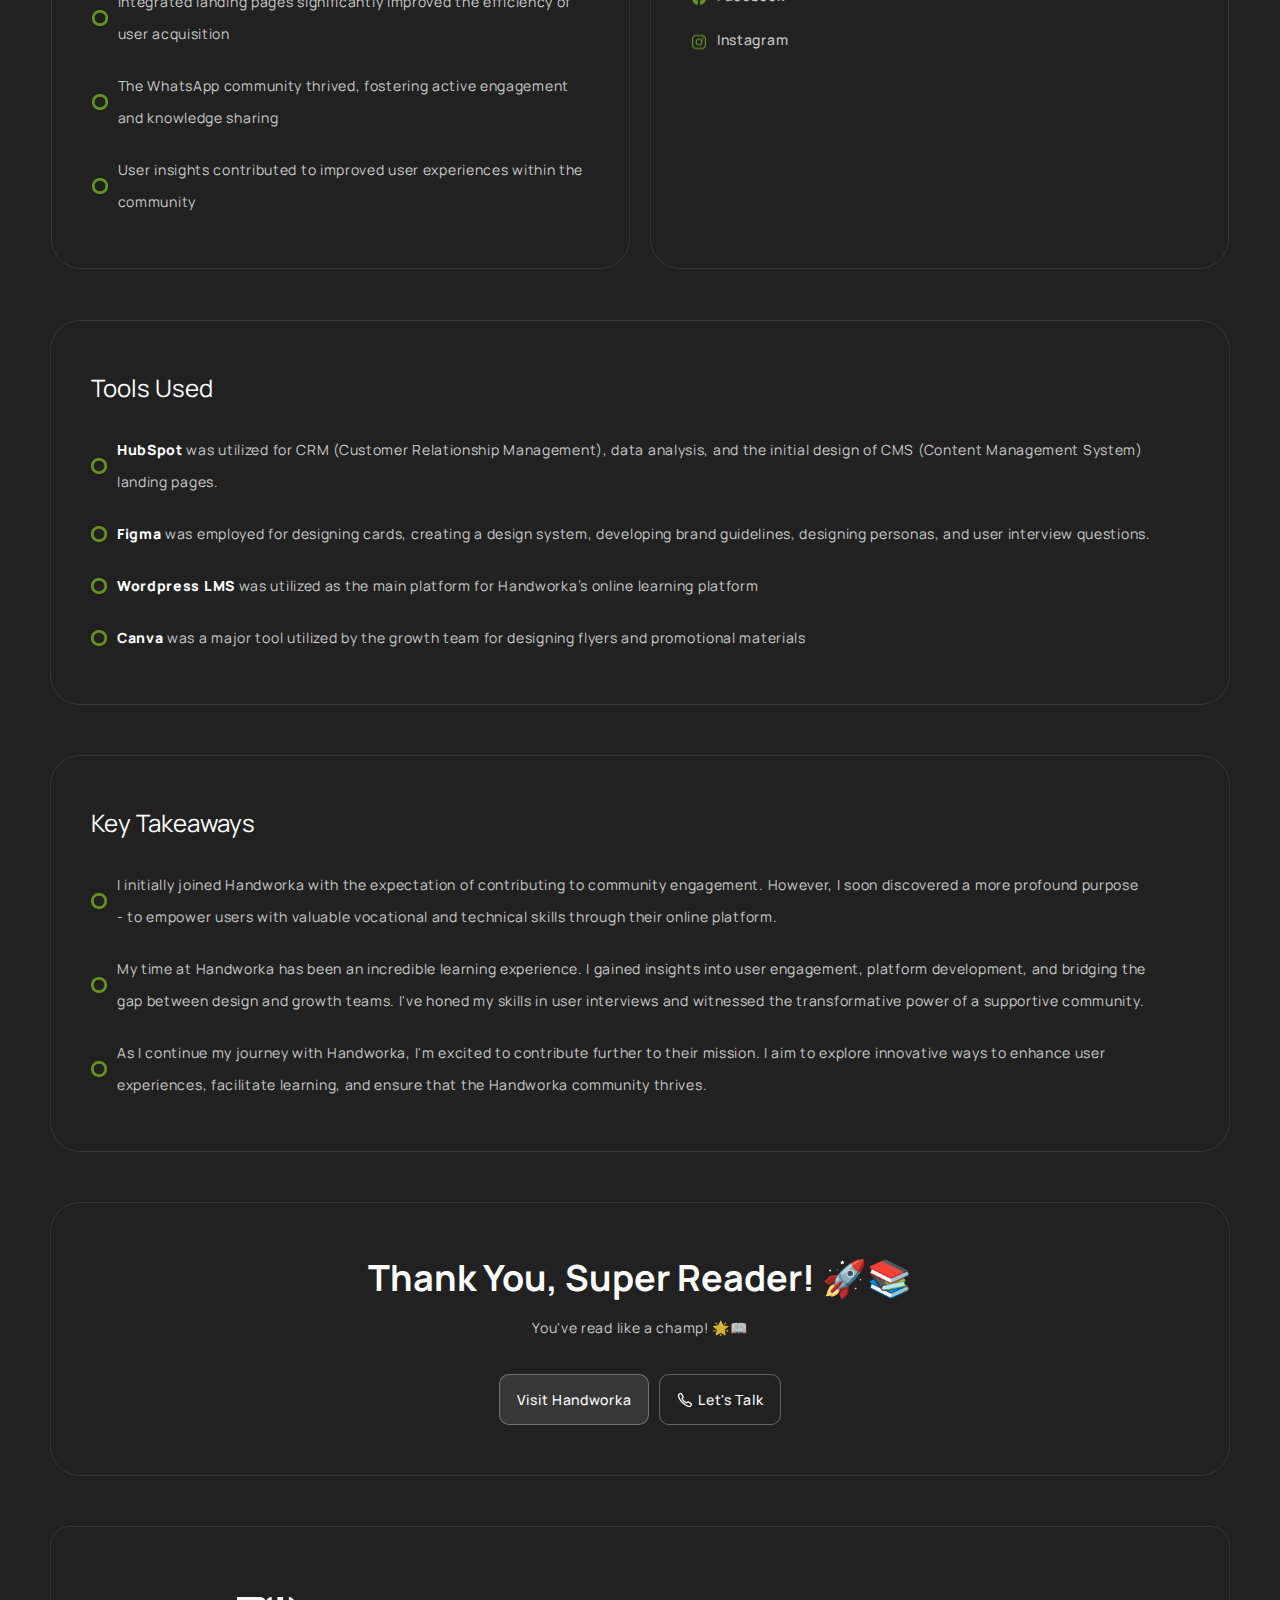
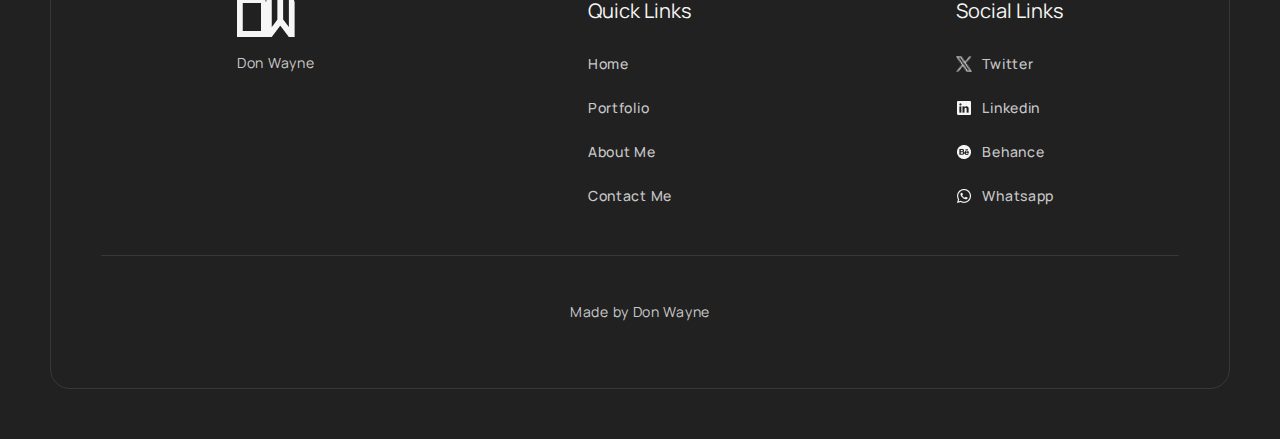
<file: html/handworka.html>
<!DOCTYPE html>
<html lang="en">
  <head>
    <meta charset="UTF-8" />
    <meta name="viewport" content="width=device-width, initial-scale=1.0" />
    <link
      rel="shortcut icon"
      href="../images/home/favicon.ico"
      type="image/x-icon"
    />
    <title>Handworka</title>

    <style>
      /* Font Family */
      @import url("https://fonts.googleapis.com/css2?family=Manrope:wght@200;300;400;500;600;700;800&display=swap");

      /* General Styling */
      * {
        box-sizing: border-box;
        margin: 0;
        padding: 0;
      }

      html {
        scroll-behavior: smooth;
      }

      body {
        background: linear-gradient(
            rgba(255, 255, 255, 0.13),
            rgba(255, 255, 255, 0.13)
          ),
          #000;
        font-family: "Manrope", sans-serif;
      }

      /* Tags */
      a,
      p {
        font-size: 14px;
        font-weight: 400;
        letter-spacing: 0.7px;
        line-height: 32px;
      }

      a {
        font-weight: 500;
        line-height: normal;
      }

      @media screen and (max-width: 1000px) {
        a,
        p {
          font-size: 12px;
          line-height: 30px;
        }

        a {
          font-weight: 500;
          line-height: normal;
        }
      }

      /* Go to Top Btn */
      #top-btn {
        bottom: 30px;
        display: none;
        position: fixed;
        right: 30px;
        z-index: 1000;
      }

      #top-btn a {
        background: url("../images/projects/handworka/icon-goToTop.png")
          center/cover no-repeat;
        border-radius: 300px;
        display: block;
        height: 40px;
        transition: all 0.3s;
        width: 40px;
      }
      #top-btn a:hover {
        background: url("../images/projects/handworka/icon-goToTopHover.png")
          center/cover no-repeat;
      }

      @media screen and (max-width: 400px) {
        #top-btn {
          bottom: 20px;
          right: 20px;
        }

        #top-btn a:hover {
          background: url("../images/home/icon-goToTop.png") center/cover
            no-repeat;
        }
      }

      /* Navigation Bar */
      .navbar {
        border: 1px solid #ffffff1a;
        border-radius: 30px;
        display: inline-block;
        margin: 40px 50px 0px 50px;
        padding: 15px 30px;
        width: auto;
      }

      .navbar ul {
        align-items: center;
        display: flex;
        list-style: none;
      }

      .navbar ul li {
        margin-right: 15px;
      }
      .navbar ul li:last-of-type {
        margin-right: 0px;
      }

      .navbar ul li a {
        border: 1px solid rgba(255, 255, 255, 0);
        border-radius: 20px;
        color: #f6f6f6cc;
        display: block;
        padding: 15px 17px;
        text-decoration: none;
        transition: all 0.3s;
      }
      .navbar ul li a:first-of-type:hover,
      .navbar ul li:last-of-type a {
        background-color: #669820;
        border: 1px solid #669820;
      }

      @media screen and (max-width: 1000px) {
        .navbar {
          margin: 40px 30px 0px 30px;
          padding: 10px;
        }
      }
      @media screen and (max-width: 400px) {
        .navbar {
          margin: 40px 10px 0px 10px;
        }
      }

      /* General Section */
      .general-section {
        border: 1px solid #ffffff1a;
        border-radius: 30px;
        color: #f6f6f6cc;
        margin: 50px 50px 0px 50px;
        padding: 50px 40px;
      }

      .general-section h1,
      .general-section h2,
      .general-section h3,
      .general-section h4,
      .general-section h5,
      .general-section h6 {
        color: #fff;
        font-weight: 400;
      }

      .general-section h3 {
        margin-bottom: 20px;
      }

      .section-btn {
        background-color: rgba(255, 255, 255, 0.1);
        border: 1px solid rgba(255, 255, 255, 0.3);
        border-radius: 10px;
        color: #fff;
        cursor: pointer;
        display: inline-block;
        padding: 15px 17px;
        text-decoration: none;
        transition: all 0.3s;
      }
      .section-btn:hover {
        background: #669820;
        border: 1px solid #669820;
      }

      .section-item {
        align-items: center;
        display: flex;
        margin-bottom: 20px;
      }
      .section-item:last-of-type {
        margin-bottom: 0px;
      }

      .section-item p {
        width: calc(100% - 16px);
      }

      .section-item span {
        color: #fff;
        font-weight: 900;
      }

      .section-icon {
        height: 16px;
        margin-right: 10px;
        width: 16px;
      }

      .icon-bullet {
        background: url("../images/projects/handworka/icon-bullet.png")
          center/cover no-repeat;
      }

      .icon-figma {
        background: url("../images/projects/handworka/icon-figma.png")
          center/cover no-repeat;
      }

      .icon-hubspot {
        background: url("../images/projects/handworka/icon-hubspot.png")
          center/cover no-repeat;
      }

      .icon-wordpress {
        background: url("../images/projects/handworka/icon-wordpress.png")
          center/cover no-repeat;
      }

      .icon-facebook {
        background: url("../images/projects/handworka/icon-facebook.png")
          center/cover no-repeat;
      }

      .icon-instagram {
        background: url("../images/projects/handworka/icon-instagram.png")
          center/cover no-repeat;
      }

      @media screen and (max-width: 1000px) {
        .general-section {
          margin: 30px 30px 0px 30px;
          padding: 30px 20px;
        }

        .general-section br {
          display: none;
        }

        .section-btn {
          padding: 12px 14px;
        }
      }
      @media screen and (max-width: 400px) {
        .general-section {
          margin: 30px 10px 0px 10px;
        }
      }

      /* Section One */
      .section-one {
        border: 1px solid rgba(255, 255, 255, 0);
        padding: 0px;
      }

      .sect1-container {
        display: grid;
        grid-gap: 20px;
        grid-template-columns: 70% calc(30% - 20px);
      }

      .sect1-card {
        border: 1px solid #ffffff1a;
        border-radius: 30px;
      }
      .sect1-card:first-of-type {
        align-items: center;
        display: flex;
        justify-content: center;
        padding: 0px 40px;
      }
      .sect1-card:last-of-type {
        padding: 60px 20px;
      }

      .sect1-card:first-of-type h1 {
        font-size: 36px;
        font-weight: 700;
      }

      .sect1-card:first-of-type p {
        margin: 20px 0px 30px 0px;
      }

      .sect1-box:first-of-type {
        border-bottom: 1px solid #ffffff1a;
        padding-bottom: 30px;
      }
      .sect1-box:last-of-type {
        padding-top: 30px;
      }

      @media screen and (max-width: 1000px) {
        .sect1-container {
          display: block;
        }

        .sect1-card:first-of-type,
        .sect1-card:last-of-type {
          margin-bottom: 30px;
          padding: 30px 20px;
        }

        .sect1-card:last-of-type {
          margin-bottom: 0px;
        }

        .sect1-card:first-of-type h1 {
          font-size: 30px;
        }

        .section-one .section-btn {
          background: #669820;
          border: 1px solid #669820;
          text-align: center;
          width: 100%;
        }
        .section-one .section-btn:hover {
          background-color: rgba(255, 255, 255, 0.1);
          border: 1px solid rgba(255, 255, 255, 0.3);
        }
      }

      /* Section Two */
      .sect2-container {
        align-items: center;
        display: flex;
        justify-content: center;
      }

      .sect2-img {
        background: url("../images/projects/handworka/sect2-img.png")
          center/cover no-repeat;
        height: 760px;
        width: 100%;
      }

      @media screen and (max-width: 1300px) {
        .section-two {
          border-radius: 0px;
          padding: 0px;
        }

        .sect2-img {
          height: 500px;
        }
      }
      @media screen and (max-width: 800px) {
        .sect2-img {
          height: 450px;
        }
      }
      @media screen and (max-width: 400px) {
        .sect2-img {
          height: 230px;
        }
      }

      /* Section Three */
      .section-three {
        border: 1px solid rgba(255, 255, 255, 0);
        padding: 0px;
      }

      .sect3-container {
        display: grid;
        grid-gap: 20px;
        grid-template-columns: repeat(2, 1fr);
      }

      .sect3-card {
        border: 1px solid #ffffff1a;
        border-radius: 30px;
        padding: 50px 40px;
      }

      .sect3-box a {
        color: #f6f6f6cc;
        display: block;
        padding-bottom: 5px;
        text-decoration: none;
      }

      @media screen and (max-width: 1000px) {
        .sect3-container {
          display: block;
        }

        .sect3-card {
          margin-bottom: 30px;
          padding: 30px 20px;
        }
        .sect3-card:last-of-type {
          margin-bottom: 0px;
        }

        .sect3-objectives .section-item .section-icon {
          display: none;
        }

        .sect3-objectives .section-item p {
          width: 100%;
        }
      }

      /* Section Four */
      .sect4-heading {
        margin-bottom: 20px;
      }

      .sect4-container {
        border: 1px solid #ffffff1a;
        border-radius: 30px;
        margin: 50px 0px;
        padding: 35px 25px;
      }

      .sect4-container h3 {
        margin-bottom: 20px;
      }

      .sect4-img {
        margin-top: 30px;
        width: 100%;
      }

      .sect4-img1 {
        background: url("../images/projects/handworka/sect4-img1.png")
          center/cover no-repeat;
        height: 2153px;
      }

      .sect4-img2 {
        background: url("../images/projects/handworka/sect4-img2.png")
          center/cover no-repeat;
        height: 3391px;
      }

      .section-four .sect4-extLink {
        color: #669820;
        text-decoration: none;
      }

      @media screen and (max-width: 1300px) {
        .section-four {
          border: 1px solid rgba(255, 255, 255, 0);
          margin: 0px 30px 0px 30px;
          padding: 0px;
        }

        .sect4-header {
          border: 1px solid #ffffff1a;
          border-radius: 30px;
          margin: 30px 0px 0px 0px;
          padding: 30px 20px;
        }

        .sect4-heading h2 {
          font-size: 20px;
        }

        .section-four .sect4-item .section-icon {
          display: none;
        }

        .section-four .sect4-item p {
          width: 100%;
        }

        .sect4-container {
          margin: 30px 0px;
          padding: 30px 20px;
        }

        .sect4-card {
          margin-bottom: 30px;
          padding: 30px 20px;
        }
        .sect4-card:last-of-type {
          margin-bottom: 0px;
        }

        .sect4-img1 {
          height: 1500px;
        }

        .sect4-img2 {
          height: 2700px;
        }
      }
      @media screen and (max-width: 1000px) {
        .sect4-img1 {
          height: 1400px;
        }

        .sect4-img2 {
          height: 2500px;
        }
      }
      @media screen and (max-width: 900px) {
        .sect4-img2 {
          height: 2100px;
        }
      }
      @media screen and (max-width: 730px) {
        .sect4-img1 {
          height: 1300px;
        }

        .sect4-img2 {
          height: 1800px;
        }
      }
      @media screen and (max-width: 700px) {
        .sect4-img1 {
          height: 1100px;
        }

        .sect4-img2 {
          height: 1400px;
        }
      }
      @media screen and (max-width: 600px) {
        .sect4-img1 {
          height: 900px;
        }

        .sect4-img2 {
          height: 1250px;
        }
      }
      @media screen and (max-width: 500px) {
        .sect4-img1 {
          height: 800px;
        }

        .sect4-img2 {
          height: 1000px;
        }
      }
      @media screen and (max-width: 400px) {
        .section-four {
          margin: 0px 10px 0px 10px;
        }

        .sect4-img1 {
          height: 620px;
        }

        .sect4-img2 {
          height: 1000px;
        }
      }

      /* Section Six */
      .sect6-heading {
        margin-bottom: 30px;
      }

      .sect6-container {
        border-radius: 30px;
      }

      /* Section Eight */
      .sect8-container {
        text-align: center;
      }

      .sect8-txtbox {
        margin-bottom: 30px;
      }

      .sect8-txtbox h1 {
        font-size: 36px;
        font-weight: 700;
        margin-bottom: 10px;
      }

      .sect8-btnbox {
        align-items: center;
        display: flex;
        justify-content: center;
      }

      .sect8-btn {
        align-items: center;
        background: inherit;
        display: flex;
        justify-content: center;
        margin-left: 10px;
      }

      .sect8-icon {
        background: url("../images/home/icon-phone.png") center/cover no-repeat;
        height: 16px;
        margin-right: 5px;
        width: 16px;
      }

      @media screen and (max-width: 800px) {
        .sect8-txtbox h1 {
          font-size: 30px;
        }

        .section-eight .section-btn {
          background: #669820;
          border: 1px solid #669820;
          text-align: center;
          width: 50%;
        }
        .section-eight .section-btn:hover {
          background-color: rgba(255, 255, 255, 0.1);
          border: 1px solid rgba(255, 255, 255, 0.3);
        }

        .section-eight .sect8-btn {
          background-color: rgba(255, 255, 255, 0.1);
          border: 1px solid rgba(255, 255, 255, 0.3);
        }
        .section-eight .sect8-btn:hover {
          background: #669820;
          border: 1px solid #669820;
        }
      }
      @media screen and (max-width: 600px) {
        .sect8-txtbox h1 {
          font-size: 28px;
        }
      }
      @media screen and (max-width: 500px) {
        .sect8-txtbox h1 {
          font-size: 20px;
        }

        .sect8-container p,
        .sect8-container a {
          font-size: 12px;
        }
      }

      /* Footer */
      footer {
        border: 1px solid #ffffff1a;
        border-radius: 20px;
        color: #f6f6f6cc;
        margin: 50px;
        padding: 70px 50px 20px 50px;
      }

      .fter-container {
        display: grid;
        grid-row-gap: 40px;
        grid-template-areas:
          "ft1 ft2 ft3"
          "ft4 ft4 ft4";
      }

      .fter-card {
        padding-left: 40%;
      }

      .fter-card h3 {
        color: #f6f6f6;
        font-size: 20px;
        font-weight: 400;
        margin-bottom: 20px;
      }

      .fter-card ul {
        list-style: none;
      }

      .fter-card ul li {
        margin-bottom: 5px;
      }
      .fter-card ul li:last-of-type {
        margin-bottom: 0px;
      }

      .fter-card ul li a {
        color: #f6f6f6cc;
        display: inline-block;
        padding: 10px 0px;
        text-decoration: none;
        transition: all 0.3s;
      }
      .fter-card ul li a:hover {
        background: #669820;
        border-radius: 10px;
        padding: 10px 20px;
        transform: scale(1.05);
      }

      .fter-logo {
        background: url("../images/home/logo.png") no-repeat center/cover;
        height: 40px;
        margin-bottom: 10px;
        width: 58px;
      }

      .fter-card1 {
        grid-area: ft1;
      }

      .fter-card2 {
        grid-area: ft2;
      }

      .fter-card3 {
        grid-area: ft3;
      }

      .fter-card3 ul li {
        margin-bottom: 5px;
      }

      .fter-card3 ul li a {
        align-items: center;
        display: inline-flex;
        justify-content: left;
      }

      .fter-icon {
        height: 16px;
        margin-right: 10px;
        width: 16px;
      }

      .fter-icon1 {
        background: url("../images/home/icon-twitter.png") center/cover
          no-repeat;
      }

      .fter-icon2 {
        background: url("../images/home/icon-linkedIn.png") center/cover
          no-repeat;
      }

      .fter-icon3 {
        background: url("../images/home/icon-behance.png") center/cover
          no-repeat;
      }

      .fter-icon4 {
        background: url("../images/home/icon-whatsapp.png") center/cover
          no-repeat;
      }

      .fter-card4 {
        border-top: 1px solid #ffffff1a;
        grid-area: ft4;
        padding: 40px 0px;
        text-align: center;
      }

      @media screen and (max-width: 1000px) {
        footer {
          margin: 30px;
          padding: 50px 20px;
        }

        .fter-container {
          grid-template-areas:
            "ft1"
            "ft2"
            "ft3"
            "ft4";
        }

        .fter-card {
          padding-left: 0px;
        }

        .fter-card h3 {
          font-size: 15px;
          margin-bottom: 10px;
        }

        .fter-card1 {
          grid-area: ft1;
        }

        .fter-card2 {
          grid-area: ft2;
        }

        .fter-card3 {
          grid-area: ft3;
        }

        .fter-card4 {
          grid-area: ft4;
          padding: 20px 0px 0px 0px;
        }
      }
      @media screen and (max-width: 400px) {
        footer {
          margin: 30px 10px;
        }
      }
    </style>
  </head>

  <body>
    <div id="top"></div>

    <!-- Go-to-Top Btn -->
    <div id="top-btn">
      <a href="#top"></a>
    </div>

    <!-- Navigation Bar -->
    <div class="navbar">
      <ul>
        <li><a href="../index.html">Home</a></li>
        <li><a href="./handworka.html">Handworka</a></li>
      </ul>
    </div>

    <!-- Section One -->
    <section class="section-one general-section">
      <div class="sect1-container">
        <div class="sect1-card">
          <div>
            <h1>Handworka</h1>
            <p>
              Handworka is a Nigerian startup dedicated to empowering
              individuals with technical and vocational skills for a promising
              future. It operates as an online platform, allowing users to
              create accounts, explore diverse courses, manage their learning
              journeys through personalized dashboards and an active whatsapp
              community .
            </p>
            <a href="https://handworka.com/" class="section-btn" target="_blank"
              >Visit Handworka</a
            >
          </div>
        </div>

        <div class="sect1-card">
          <div class="sect1-box">
            <h3>Project Duration</h3>

            <div class="section-item">
              <div class="section-icon icon-bullet"></div>
              <p>Ongoing</p>
            </div>
          </div>

          <div class="sect1-box">
            <h3>Tools Used</h3>

            <div class="section-item">
              <div class="section-icon icon-figma"></div>
              <p>Figma</p>
            </div>

            <div class="section-item">
              <div class="section-icon icon-hubspot"></div>
              <p>Hubspot</p>
            </div>

            <div class="section-item">
              <div class="section-icon icon-wordpress"></div>
              <p>Wordpress</p>
            </div>
          </div>
        </div>
      </div>
    </section>

    <!-- Section Two -->
    <section class="section-two general-section">
      <div class="sect2-container">
        <div class="sect2-img"></div>
      </div>
    </section>

    <!-- Section Three -->
    <section class="section-three general-section">
      <div class="sect3-container">
        <div class="sect3-card sect3-objectives">
          <h3>Handworka's Objective</h3>

          <div class="section-item">
            <div class="section-icon icon-bullet"></div>
            <p>
              The primary objective of this project is to provide users with
              <br />
              access to vocational and technical skills through Handworka’s
              <br />
              online platform. Simultaneously, we aim to foster a <br />
              dynamic and engaging learning experience by maintaining <br />
              an active WhatsApp community.
            </p>
          </div>
        </div>

        <div class="sect3-card">
          <h3>My Roles</h3>

          <div class="section-item">
            <div class="section-icon icon-bullet"></div>
            <p>
              Facilitated communication between the Growth Team and the Design
              Team.
            </p>
          </div>

          <div class="section-item">
            <div class="section-icon icon-bullet"></div>
            <p>
              Collaborated with the Growth Team to review designs such as social
              media design flyers.
            </p>
          </div>

          <div class="section-item">
            <div class="section-icon icon-bullet"></div>
            <p>
              Addressed user needs and concerns through Handworka's active
              WhatsApp community.
            </p>
          </div>

          <div class="section-item">
            <div class="section-icon icon-bullet"></div>
            <p>
              Worked alongside the lead designer in the Design Team to enhance
              the user experience.
            </p>
          </div>

          <div class="section-item">
            <div class="section-icon icon-bullet"></div>
            <p>
              Conducted user interviews with people from the community to gain
              valuable insights into their experience using the platform and the
              community.
            </p>
          </div>
        </div>
      </div>
    </section>

    <!-- Section Four -->
    <section class="section-four general-section">
      <div class="sect4-header">
        <div class="sect4-heading">
          <h2>Handworka's Design Process and Evolution</h2>
        </div>

        <div class="section-item sect4-item">
          <div class="section-icon icon-bullet"></div>
          <p>
            My part in the project began with redesigning a HubSpot landing
            page, serving as the primary user acquisition gateway. Unlike the
            initial design, <br />
            my redesign was aimed at transforming this page into an effective
            onboarding tool. It incorporated brand elements, highlighted the
            value proposition, <br />
            promoted the skills users would acquire, and optimized the data
            collection process. These enhancements were pivotal in integrating
            new users into <br />
            Handworka's thriving WhatsApp community.
          </p>
        </div>
      </div>

      <div class="sect4-container">
        <h3>Initial Design</h3>

        <div class="section-item">
          <div class="section-icon icon-bullet"></div>
          <p>Lacked an onboarding process</p>
        </div>

        <div class="section-item">
          <div class="section-icon icon-bullet"></div>
          <p>Didn’t elaborate on the unique value proposition</p>
        </div>

        <div class="section-item">
          <div class="section-icon icon-bullet"></div>
          <p>Didn’t have the needed look and feel of Handworka</p>
        </div>

        <div class="sect4-img sect4-img1"></div>
      </div>

      <div class="sect4-container">
        <h3>Redesigned Version</h3>

        <div class="section-item">
          <div class="section-icon icon-bullet"></div>
          <p>Introduced an onboarding process</p>
        </div>

        <div class="section-item">
          <div class="section-icon icon-bullet"></div>
          <p>Elaborated on the unique value proposition of handworka</p>
        </div>

        <div class="section-item">
          <div class="section-icon icon-bullet"></div>
          <p>Improved the look and feel of the page</p>
        </div>

        <div class="sect4-img sect4-img2"></div>
      </div>

      <div class="sect4-header">
        <div class="sect4-heading">
          <h2>Handworka's Design Process and Evolution Continued</h2>
        </div>

        <div class="section-item">
          <div class="section-icon icon-bullet"></div>
          <p>
            To attract users, I was tasked with designing a dedicated ebook
            landing page, offering a free ebook in exchange for joining the
            WhatsApp community. <br />
            Check it out
            <a
              href="https://page.handworka.com/vocational-book?_gl=1*1osx3wp*_ga*MTk3NTIxMzQ5NC4xNjk3NjI5NTk1*_ga_M65FJSP927*MTcwNDEzMDc4Ni41LjAuMTcwNDEzMDc4Ni4wLjAuMA"
              class="sect4-extLink"
              target="_blank"
              >here</a
            >.
          </p>
        </div>

        <div class="section-item">
          <div class="section-icon icon-bullet"></div>
          <p>
            I was tasked with crafting an events landing page, where Handworka
            hosted skilled experts to educate and inform users on various
            vocational skills <br />
            and courses.
          </p>
        </div>

        <div class="section-item">
          <div class="section-icon icon-bullet"></div>
          <p>
            Recognizing the need for consolidation, we transitioned to a
            WordPress Learning Management System (LMS). Customized to reflect
            Handworka's <br />
            branding, this streamlined our operations by providing a single
            platform for all pages
          </p>
        </div>

        <div class="section-item">
          <div class="section-icon icon-bullet"></div>
          <p>
            The WordPress LMS now allows users to enroll in a diverse range of
            vocational courses. Users can easily purchase and participate in
            courses. Skilled <br />
            individuals also have the opportunity to become instructors,
            contributing to the growth and diversity of the platform.
          </p>
        </div>
      </div>
    </section>

    <!-- Section Five -->
    <section class="section-three general-section">
      <div class="sect3-container">
        <div class="sect3-card">
          <h3>Challenges</h3>

          <div class="section-item">
            <div class="section-icon icon-bullet"></div>
            <p>
              Initially, user acquisition was scattered across various landing
              pages.
            </p>
          </div>

          <div class="section-item">
            <div class="section-icon icon-bullet"></div>
            <p>Design limitations on Hubspot’s CMS</p>
          </div>

          <div class="section-item">
            <div class="section-icon icon-bullet"></div>
            <p>
              Ensuring effective communication between the Growth Team and
              Design Team.
            </p>
          </div>

          <div class="section-item">
            <div class="section-icon icon-bullet"></div>
            <p>
              Gathering valuable insights into user experiences and pain points
              within the WhatsApp community.
            </p>
          </div>

          <div class="section-item">
            <div class="section-icon icon-bullet"></div>
            <p>Driving engagements on the community</p>
          </div>
        </div>

        <div class="sect3-card">
          <h3>Solutions</h3>

          <div class="section-item">
            <div class="section-icon icon-bullet"></div>
            <p>
              Consolidated multiple landing pages into a single WordPress LMS
              platform.
            </p>
          </div>

          <div class="section-item">
            <div class="section-icon icon-bullet"></div>
            <p>
              Simplified the process of joining the WhatsApp community by
              offering a free ebook.
            </p>
          </div>

          <div class="section-item">
            <div class="section-icon icon-bullet"></div>
            <p>
              Conducted user interviews to address pain points and improve the
              WhatsApp community's user experience.
            </p>
          </div>
        </div>

        <div class="sect3-card">
          <h3>Results</h3>

          <div class="section-item">
            <div class="section-icon icon-bullet"></div>
            <p>
              Integrated landing pages significantly improved the efficiency of
              user acquisition
            </p>
          </div>

          <div class="section-item">
            <div class="section-icon icon-bullet"></div>
            <p>
              The WhatsApp community thrived, fostering active engagement and
              knowledge sharing
            </p>
          </div>

          <div class="section-item">
            <div class="section-icon icon-bullet"></div>
            <p>
              User insights contributed to improved user experiences within the
              community
            </p>
          </div>
        </div>

        <div class="sect3-card">
          <div class="sect3-box">
            <h3>Connect With Handworka</h3>

            <div class="section-item">
              <div class="section-icon icon-facebook"></div>
              <a href="https://facebook.com/handworka" target="_blank"
                >Facebook</a
              >
            </div>

            <div class="section-item">
              <div class="section-icon icon-instagram"></div>
              <a href="https://www.instagram.com/hellohandworka" target="_blank"
                >Instagram</a
              >
            </div>
          </div>
        </div>
      </div>
    </section>

    <!-- Section Six -->
    <section class="section-six general-section">
      <div class="sect6-heading">
        <h2>Tools Used</h2>
      </div>

      <div class="section-item">
        <div class="section-icon icon-bullet"></div>
        <p>
          <span>HubSpot</span> was utilized for CRM (Customer Relationship
          Management), data analysis, and the initial design of CMS (Content
          Management System) <br />
          landing pages.
        </p>
      </div>

      <div class="section-item">
        <div class="section-icon icon-bullet"></div>
        <p>
          <span>Figma</span> was employed for designing cards, creating a design
          system, developing brand guidelines, designing personas, and user
          interview questions.
        </p>
      </div>

      <div class="section-item">
        <div class="section-icon icon-bullet"></div>
        <p>
          <span>Wordpress LMS</span> was utilized as the main platform for
          Handworka’s online learning platform
        </p>
      </div>

      <div class="section-item">
        <div class="section-icon icon-bullet"></div>
        <p>
          <span>Canva</span> was a major tool utilized by the growth team for
          designing flyers and promotional materials
        </p>
      </div>
    </section>

    <!-- Section Seven -->
    <section class="section-six general-section">
      <div class="sect6-heading">
        <h2>Key Takeaways</h2>
      </div>

      <div class="section-item">
        <div class="section-icon icon-bullet"></div>
        <p>
          I initially joined Handworka with the expectation of contributing to
          community engagement. However, I soon discovered a more profound
          purpose <br />
          - to empower users with valuable vocational and technical skills
          through their online platform.
        </p>
      </div>

      <div class="section-item">
        <div class="section-icon icon-bullet"></div>
        <p>
          My time at Handworka has been an incredible learning experience. I
          gained insights into user engagement, platform development, and
          bridging the <br />
          gap between design and growth teams. I've honed my skills in user
          interviews and witnessed the transformative power of a supportive
          community.
        </p>
      </div>

      <div class="section-item">
        <div class="section-icon icon-bullet"></div>
        <p>
          As I continue my journey with Handworka, I'm excited to contribute
          further to their mission. I aim to explore innovative ways to enhance
          user <br />
          experiences, facilitate learning, and ensure that the Handworka
          community thrives.
        </p>
      </div>
    </section>

    <!-- Section Eight -->
    <section class="section-eight general-section">
      <div class="sect8-container">
        <div class="sect8-txtbox">
          <h1>Thank You, Super Reader! 🚀📚</h1>
          <p>You've read like a champ! 🌟📖</p>
        </div>

        <div class="sect8-btnbox">
          <a href="https://handworka.com/" class="section-btn" target="_blank"
            >Visit Handworka</a
          >
          <a
            href="https://calendly.com/donwaynethedesigner/30min"
            class="section-btn sect8-btn"
            target="_blank"
            ><div class="sect8-icon"></div>
            Let's Talk</a
          >
        </div>
      </div>
    </section>

    <!-- Footer -->
    <footer>
      <div class="fter-container">
        <div class="fter-card fter-card1">
          <div class="fter-logo"></div>
          <p>Don Wayne</p>
        </div>

        <div class="fter-card fter-card2">
          <h3>Quick Links</h3>

          <ul>
            <li><a href="../index.html">Home</a></li>
            <li><a href="./portfolio.html">Portfolio</a></li>
            <li><a href="./about.html">About Me</a></li>
            <li><a href="./contact.html">Contact Me</a></li>
          </ul>
        </div>

        <div class="fter-card fter-card3">
          <h3>Social Links</h3>

          <ul>
            <li>
              <a href="https://twitter.com/DonWayne1048" target="_blank"
                ><div class="fter-icon fter-icon1"></div>
                Twitter</a
              >
            </li>
            <li>
              <a href="https://linkedin.com/in/donwaynetd" target="_blank"
                ><div class="fter-icon fter-icon2"></div>
                Linkedin</a
              >
            </li>
            <li>
              <a href="https://www.behance.net/donwayne" target="_blank"
                ><div class="fter-icon fter-icon3"></div>
                Behance</a
              >
            </li>
            <li>
              <a href="https://wa.me/2349167843179" target="_blank"
                ><div class="fter-icon fter-icon4"></div>
                Whatsapp</a
              >
            </li>
          </ul>
        </div>

        <div class="fter-card fter-card4">
          <p>Made by <span>Don Wayne</span></p>
        </div>
      </div>
    </footer>

    <script>
      // Go-to-Top Button
      const topBtn = document.querySelector("#top-btn");

      let bodyScrollTopPosition = document.body.scrollTop;

      window.onscroll = function () {
        if (
          bodyScrollTopPosition > 150 ||
          document.documentElement.scrollTop > 150
        ) {
          topBtn.style.display = "block";
        } else {
          topBtn.style.display = "none";
        }
      };
    </script>
  </body>
</html>
</file>
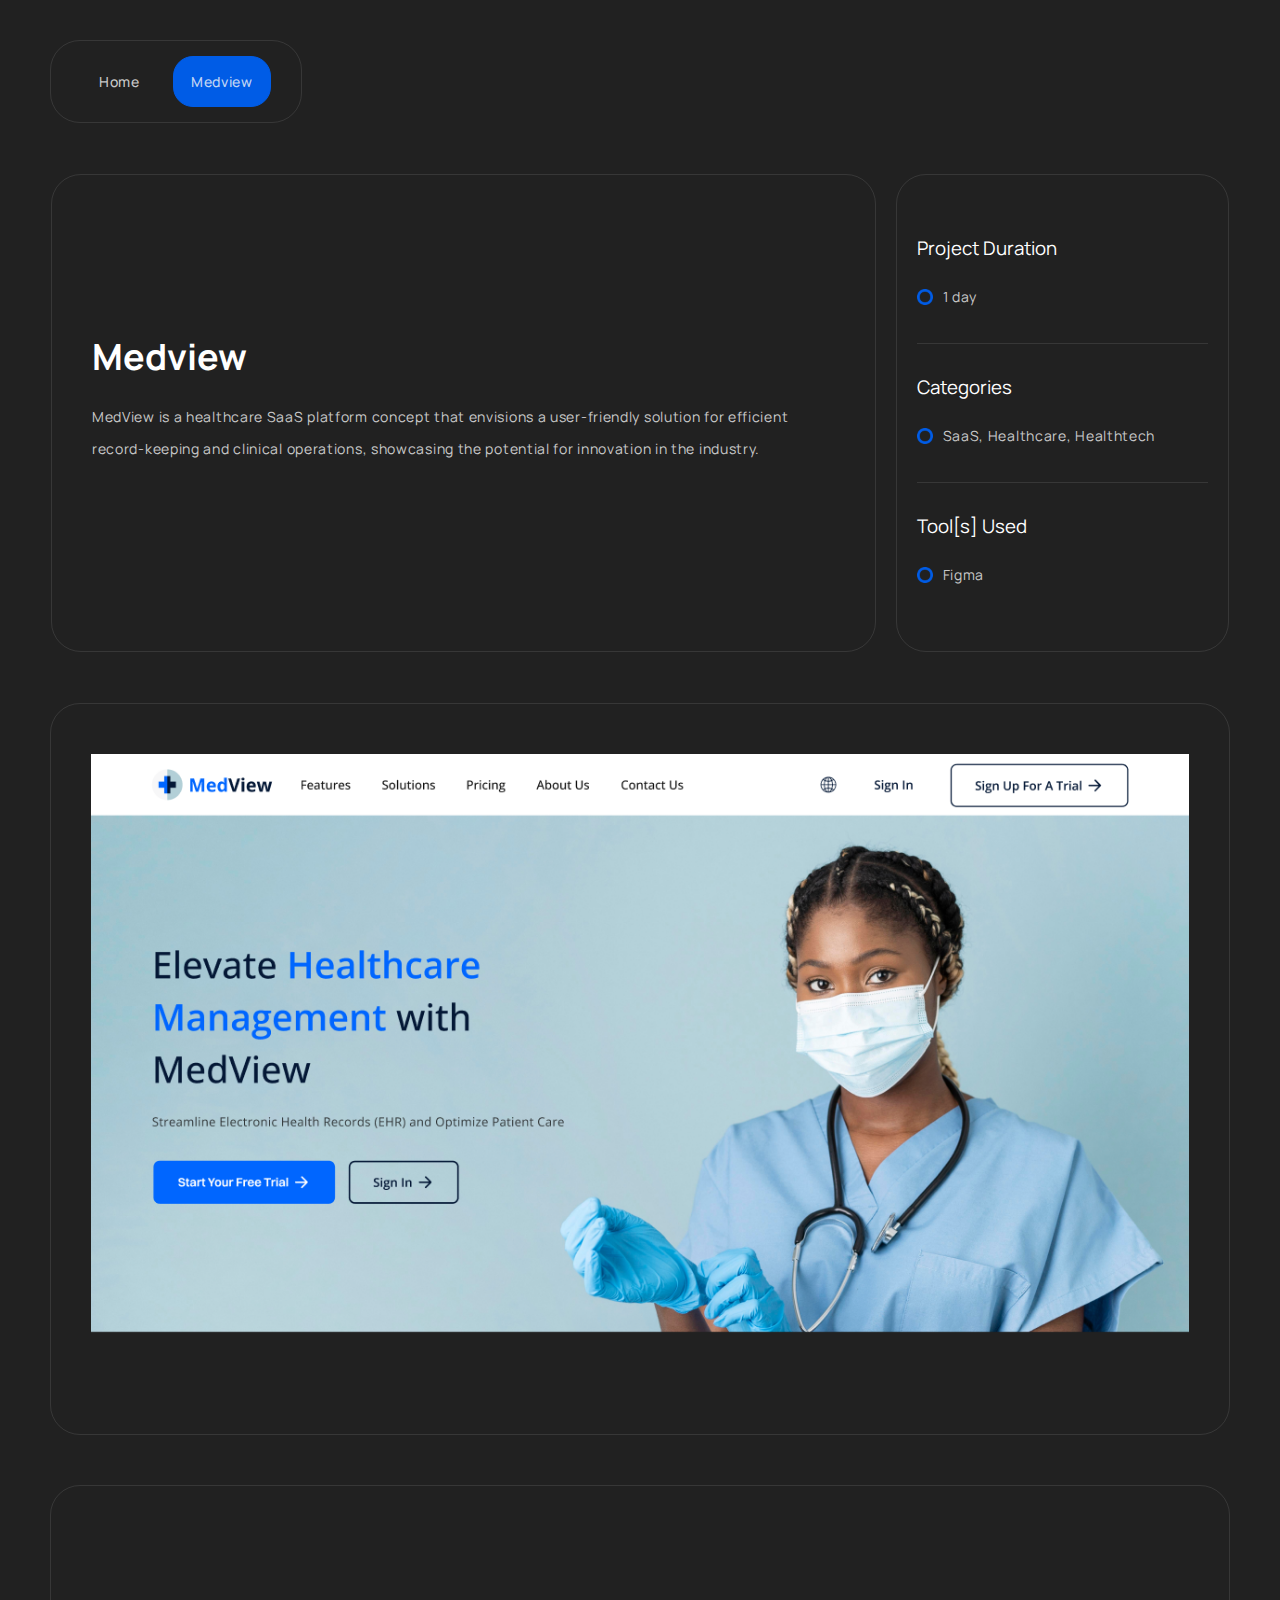
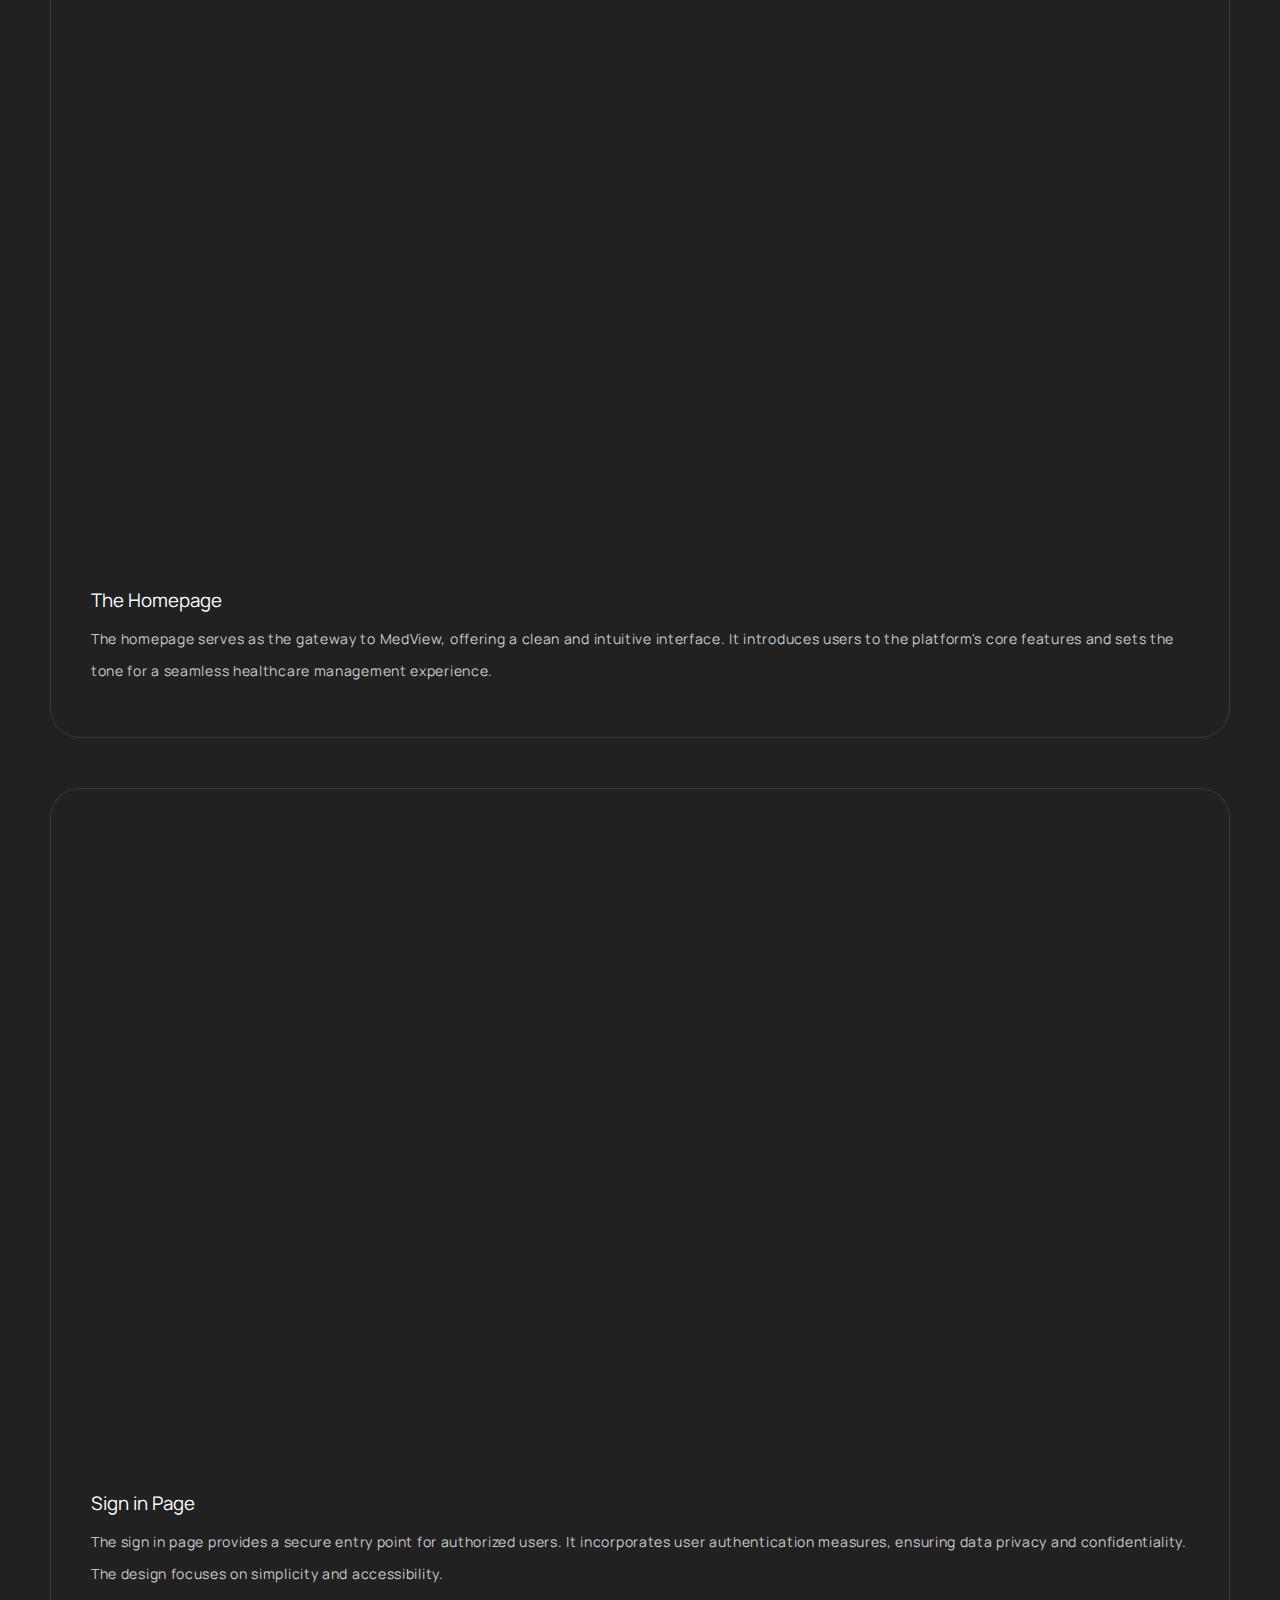
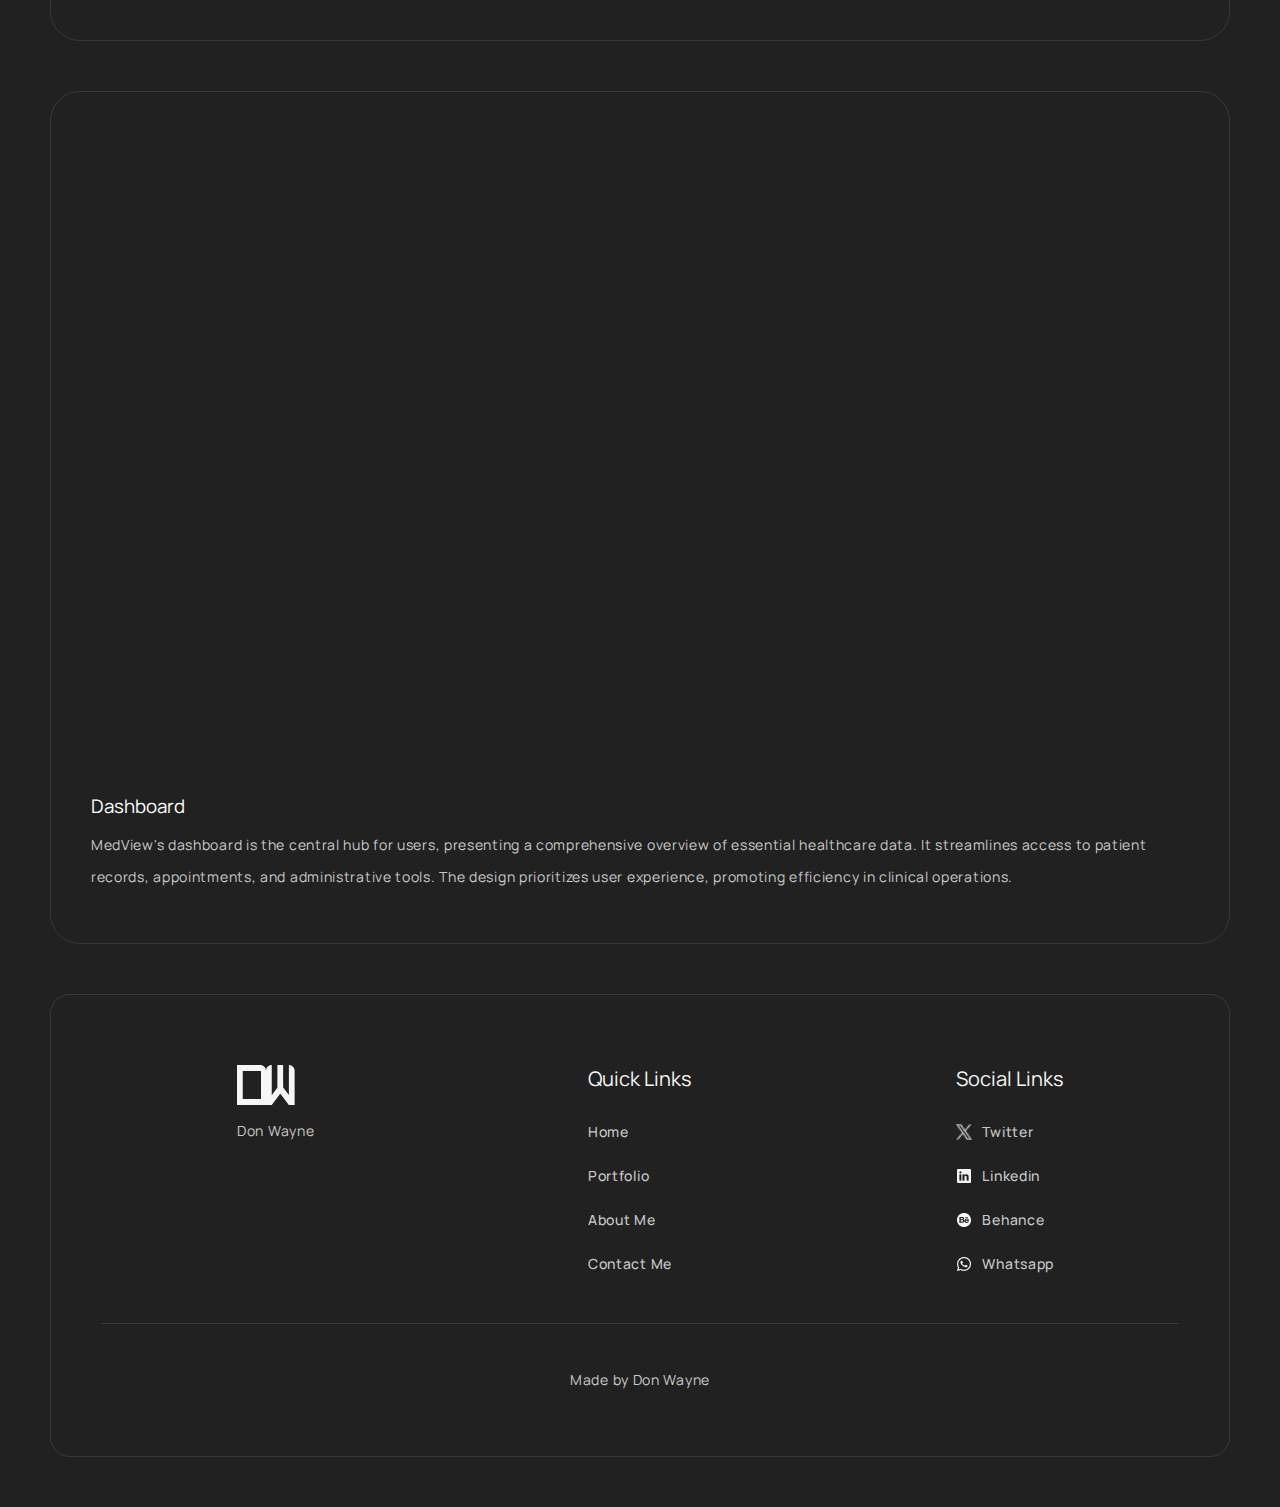
<file: html/medview.html>
<!DOCTYPE html>
<html lang="en">
  <head>
    <meta charset="UTF-8" />
    <meta name="viewport" content="width=device-width, initial-scale=1.0" />
    <link
      rel="shortcut icon"
      href="../images/home/favicon.ico"
      type="image/x-icon"
    />
    <title>Medview</title>

    <style>
      /* Font Family */
      @import url("https://fonts.googleapis.com/css2?family=Manrope:wght@200;300;400;500;600;700;800&display=swap");

      /* General Styling */
      * {
        box-sizing: border-box;
        margin: 0;
        padding: 0;
      }

      html {
        scroll-behavior: smooth;
      }

      body {
        background: linear-gradient(
            rgba(255, 255, 255, 0.13),
            rgba(255, 255, 255, 0.13)
          ),
          #000;
        font-family: "Manrope", sans-serif;
      }

      /* Tags */
      a,
      p {
        font-size: 14px;
        font-weight: 400;
        letter-spacing: 0.7px;
        line-height: 32px;
      }

      a {
        font-weight: 500;
        line-height: normal;
      }

      @media screen and (max-width: 1000px) {
        a,
        p {
          font-size: 12px;
          line-height: 30px;
        }

        a {
          font-weight: 500;
          line-height: normal;
        }
      }

      /* Go to Top Btn */
      #top-btn {
        bottom: 30px;
        display: none;
        position: fixed;
        right: 30px;
        z-index: 1000;
      }

      #top-btn a {
        background: url("../images/projects/medview/icon-goToTop.png")
          center/cover no-repeat;
        border-radius: 300px;
        display: block;
        height: 40px;
        transition: all 0.3s;
        width: 40px;
      }
      #top-btn a:hover {
        background: url("../images/projects/medview/icon-goToTopHover.png")
          center/cover no-repeat;
      }

      @media screen and (max-width: 400px) {
        #top-btn {
          bottom: 20px;
          right: 20px;
        }

        #top-btn a:hover {
          background: url("../images/home/icon-goToTop.png") center/cover
            no-repeat;
        }
      }

      /* Navigation Bar */
      .navbar {
        border: 1px solid #ffffff1a;
        border-radius: 30px;
        display: inline-block;
        margin: 40px 50px 0px 50px;
        padding: 15px 30px;
        width: auto;
      }

      .navbar ul {
        align-items: center;
        display: flex;
        list-style: none;
      }

      .navbar ul li {
        margin-right: 15px;
      }
      .navbar ul li:last-of-type {
        margin-right: 0px;
      }

      .navbar ul li a {
        border: 1px solid rgba(255, 255, 255, 0);
        border-radius: 20px;
        color: #f6f6f6cc;
        display: block;
        padding: 15px 17px;
        text-decoration: none;
        transition: all 0.3s;
      }
      .navbar ul li a:first-of-type:hover,
      .navbar ul li:last-of-type a {
        background-color: #005ce6;
        border: 1px solid #005ce6;
      }

      @media screen and (max-width: 1000px) {
        .navbar {
          margin: 40px 30px 0px 30px;
          padding: 10px;
        }
      }
      @media screen and (max-width: 400px) {
        .navbar {
          margin: 40px 10px 0px 10px;
        }
      }

      /* General Section */
      .general-section {
        border: 1px solid #ffffff1a;
        border-radius: 30px;
        color: #f6f6f6cc;
        margin: 50px 50px 0px 50px;
        padding: 50px 40px;
      }

      .general-section h1,
      .general-section h2,
      .general-section h3,
      .general-section h4,
      .general-section h5,
      .general-section h6 {
        color: #fff;
        font-weight: 400;
      }

      .general-section h3 {
        margin-bottom: 20px;
      }

      .section-btn {
        background-color: rgba(255, 255, 255, 0.1);
        border: 1px solid rgba(255, 255, 255, 0.3);
        border-radius: 10px;
        color: #fff;
        cursor: pointer;
        display: inline-block;
        padding: 15px 17px;
        text-decoration: none;
        transition: all 0.3s;
      }
      .section-btn:hover {
        background: #005ce6;
        border: 1px solid #005ce6;
      }

      .section-item {
        align-items: center;
        display: flex;
        margin-bottom: 20px;
      }
      .section-item:last-of-type {
        margin-bottom: 0px;
      }

      .section-icon {
        height: 16px;
        margin-right: 10px;
        width: 16px;
      }

      .icon-bullet {
        background: url("../images/projects/medview/icon-bullet.png")
          center/cover no-repeat;
      }

      @media screen and (max-width: 1000px) {
        .general-section {
          margin: 30px 30px 0px 30px;
          padding: 30px 20px;
        }

        .general-section br {
          display: none;
        }

        .section-btn {
          padding: 12px 14px;
        }
      }
      @media screen and (max-width: 400px) {
        .general-section {
          margin: 30px 10px 0px 10px;
        }
      }

      /* Section One */
      .section-one {
        border: 1px solid rgba(255, 255, 255, 0);
        padding: 0px;
      }

      .sect1-container {
        display: grid;
        grid-gap: 20px;
        grid-template-columns: 70% calc(30% - 20px);
      }

      .sect1-card {
        border: 1px solid #ffffff1a;
        border-radius: 30px;
      }
      .sect1-card:first-of-type {
        align-items: center;
        display: flex;
        justify-content: center;
        padding: 0px 40px;
      }
      .sect1-card:last-of-type {
        padding: 60px 20px;
      }

      .sect1-card:first-of-type h1 {
        font-size: 36px;
        font-weight: 700;
      }

      .sect1-card:first-of-type p {
        margin: 20px 0px 30px 0px;
      }

      .sect1-box:first-of-type {
        border-bottom: 1px solid #ffffff1a;
        padding-bottom: 30px;
      }
      .sect1-midBox {
        border-bottom: 1px solid #ffffff1a;
        padding: 30px 0px;
      }
      .sect1-box:last-of-type {
        padding-top: 30px;
      }

      @media screen and (max-width: 1000px) {
        .sect1-container {
          display: block;
        }

        .sect1-card:first-of-type,
        .sect1-card:last-of-type {
          margin-bottom: 20px;
          padding: 30px 20px;
        }

        .sect1-card:last-of-type {
          margin-bottom: 0px;
        }

        .sect1-card:first-of-type h1 {
          font-size: 30px;
        }
      }

      /* Section Two */
      .imgSlides {
        display: none;
      }

      .fade {
        animation: fade 1.3s forwards;
      }

      @keyframes fade {
        from {
          opacity: 0;
        }

        to {
          opacity: 1;
        }
      }

      .section-two img {
        height: 630px;
        vertical-align: middle;
        width: 100%;
      }

      @media screen and (max-width: 1000px) {
        .section-two img {
          height: 500px;
        }
      }
      @media screen and (max-width: 800px) {
        .section-two img {
          height: 400px;
        }
      }
      @media screen and (max-width: 600px) {
        .section-two img {
          height: 300px;
        }
      }
      @media screen and (max-width: 400px) {
        .section-two img {
          height: 200px;
        }
      }

      /* Section Three */
      .sect3-videobox {
        height: 621px;
        margin-bottom: 30px;
        width: 100%;
      }

      .sect3-txtbox h3 {
        margin-bottom: 10px;
      }

      @media screen and (max-width: 1000px) {
        .sect3-videobox {
          height: 500px;
        }
      }
      @media screen and (max-width: 800px) {
        .sect3-videobox {
          height: 400px;
        }
      }
      @media screen and (max-width: 600px) {
        .sect3-videobox {
          height: 300px;
        }
      }
      @media screen and (max-width: 400px) {
        .sect3-videobox {
          height: 200px;
        }
      }

      /* Footer */
      footer {
        border: 1px solid #ffffff1a;
        border-radius: 20px;
        color: #f6f6f6cc;
        margin: 50px;
        padding: 70px 50px 20px 50px;
      }

      .fter-container {
        display: grid;
        grid-row-gap: 40px;
        grid-template-areas:
          "ft1 ft2 ft3"
          "ft4 ft4 ft4";
      }

      .fter-card {
        padding-left: 40%;
      }

      .fter-card h3 {
        color: #f6f6f6;
        font-size: 20px;
        font-weight: 400;
        margin-bottom: 20px;
      }

      .fter-card ul {
        list-style: none;
      }

      .fter-card ul li {
        margin-bottom: 5px;
      }
      .fter-card ul li:last-of-type {
        margin-bottom: 0px;
      }

      .fter-card ul li a {
        color: #f6f6f6cc;
        display: inline-block;
        padding: 10px 0px;
        text-decoration: none;
        transition: all 0.3s;
      }
      .fter-card ul li a:hover {
        background: #005ce6;
        border-radius: 10px;
        padding: 10px 20px;
        transform: scale(1.05);
      }

      .fter-logo {
        background: url("../images/home/logo.png") no-repeat center/cover;
        height: 40px;
        margin-bottom: 10px;
        width: 58px;
      }

      .fter-card1 {
        grid-area: ft1;
      }

      .fter-card2 {
        grid-area: ft2;
      }

      .fter-card3 {
        grid-area: ft3;
      }

      .fter-card3 ul li {
        margin-bottom: 5px;
      }

      .fter-card3 ul li a {
        align-items: center;
        display: inline-flex;
        justify-content: left;
      }

      .fter-icon {
        height: 16px;
        margin-right: 10px;
        width: 16px;
      }

      .fter-icon1 {
        background: url("../images/home/icon-twitter.png") center/cover
          no-repeat;
      }

      .fter-icon2 {
        background: url("../images/home/icon-linkedIn.png") center/cover
          no-repeat;
      }

      .fter-icon3 {
        background: url("../images/home/icon-behance.png") center/cover
          no-repeat;
      }

      .fter-icon4 {
        background: url("../images/home/icon-whatsapp.png") center/cover
          no-repeat;
      }

      .fter-card4 {
        border-top: 1px solid #ffffff1a;
        grid-area: ft4;
        padding: 40px 0px;
        text-align: center;
      }

      @media screen and (max-width: 1000px) {
        footer {
          margin: 30px;
          padding: 50px 20px;
        }

        .fter-container {
          grid-template-areas:
            "ft1"
            "ft2"
            "ft3"
            "ft4";
        }

        .fter-card {
          padding-left: 0px;
        }

        .fter-card h3 {
          font-size: 15px;
          margin-bottom: 10px;
        }

        .fter-card1 {
          grid-area: ft1;
        }

        .fter-card2 {
          grid-area: ft2;
        }

        .fter-card3 {
          grid-area: ft3;
        }

        .fter-card4 {
          grid-area: ft4;
          padding: 20px 0px 0px 0px;
        }
      }
      @media screen and (max-width: 400px) {
        footer {
          margin: 30px 10px;
        }
      }
    </style>
  </head>

  <body>
    <div id="top"></div>

    <!-- Go-to-Top Btn -->
    <div id="top-btn">
      <a href="#top"></a>
    </div>

    <!-- Navigation Bar -->
    <div class="navbar">
      <ul>
        <li><a href="../index.html">Home</a></li>
        <li>
          <a href="./medview.html">Medview</a>
        </li>
      </ul>
    </div>

    <!-- Section One -->
    <section class="section-one general-section">
      <div class="sect1-container">
        <div class="sect1-card">
          <div>
            <h1>Medview</h1>
            <p>
              MedView is a healthcare SaaS platform concept that envisions a
              user-friendly solution for efficient record-keeping and clinical
              operations, showcasing the potential for innovation in the
              industry.
            </p>
          </div>
        </div>

        <div class="sect1-card">
          <div class="sect1-box">
            <h3>Project Duration</h3>

            <div class="section-item">
              <div class="section-icon icon-bullet"></div>
              <p>1 day</p>
            </div>
          </div>

          <div class="sect1-box sect1-midBox">
            <h3>Categories</h3>

            <div class="section-item">
              <div class="section-icon icon-bullet"></div>
              <p>SaaS, Healthcare, Healthtech</p>
            </div>
          </div>

          <div class="sect1-box">
            <h3>Tool[s] Used</h3>

            <div class="section-item">
              <div class="section-icon icon-bullet"></div>
              <p>Figma</p>
            </div>
          </div>
        </div>
      </div>
    </section>

    <!-- Section Two -->
    <section class="section-two general-section">
      <div class="imgSlides fade">
        <img
          src="../images/projects/medview/sect2-img1.png"
          alt="Img not found"
        />
      </div>

      <div class="imgSlides fade">
        <img
          src="../images/projects/medview/sect2-img2.png"
          alt="Img not found"
        />
      </div>

      <div class="imgSlides fade">
        <img
          src="../images/projects/medview/sect2-img3.png"
          alt="Img not found"
        />
      </div>
    </section>

    <!-- Section Three -->
    <section class="section-three general-section">
      <div class="sect3-container">
        <div class="sect3-videobox">
          <iframe
            width="100%"
            height="100%"
            src="https://www.youtube.com/embed/l_35iRXwPOA?si=t1wdIhsuUcyLj75a"
            title="YouTube video player"
            frameborder="0"
            allow="accelerometer; autoplay; clipboard-write; encrypted-media; gyroscope; picture-in-picture; web-share"
            allowfullscreen
          ></iframe>
        </div>

        <div class="sect3-txtbox">
          <h3>The Homepage</h3>
          <p>
            The homepage serves as the gateway to MedView, offering a clean and
            intuitive interface. It introduces users to the platform's core
            features and sets the tone for a seamless healthcare management
            experience.
          </p>
        </div>
      </div>
    </section>

    <!-- Section Four -->
    <section class="section-three general-section">
      <div class="sect3-container">
        <div class="sect3-videobox">
          <iframe
            width="100%"
            height="100%"
            src="https://www.youtube.com/embed/d9Csa58Q9DQ?si=_Az5BZvYsMF0Yf7y"
            title="YouTube video player"
            frameborder="0"
            allow="accelerometer; autoplay; clipboard-write; encrypted-media; gyroscope; picture-in-picture; web-share"
            allowfullscreen
          ></iframe>
        </div>

        <div class="sect3-txtbox">
          <h3>Sign in Page</h3>
          <p>
            The sign in page provides a secure entry point for authorized users.
            It incorporates user authentication measures, ensuring data privacy
            and confidentiality. The design focuses on simplicity and
            accessibility.
          </p>
        </div>
      </div>
    </section>

    <!-- Section Five -->
    <section class="section-three general-section">
      <div class="sect3-container">
        <div class="sect3-videobox">
          <iframe
            width="100%"
            height="100%"
            src="https://www.youtube.com/embed/1itPgQ9XYsI?si=8-XjvXGEIrSweU32"
            title="YouTube video player"
            frameborder="0"
            allow="accelerometer; autoplay; clipboard-write; encrypted-media; gyroscope; picture-in-picture; web-share"
            allowfullscreen
          ></iframe>
        </div>

        <div class="sect3-txtbox">
          <h3>Dashboard</h3>
          <p>
            MedView's dashboard is the central hub for users, presenting a
            comprehensive overview of essential healthcare data. It streamlines
            access to patient records, appointments, and administrative tools.
            The design prioritizes user experience, promoting efficiency in
            clinical operations.
          </p>
        </div>
      </div>
    </section>

    <!-- Footer -->
    <footer>
      <div class="fter-container">
        <div class="fter-card fter-card1">
          <div class="fter-logo"></div>
          <p>Don Wayne</p>
        </div>

        <div class="fter-card fter-card2">
          <h3>Quick Links</h3>

          <ul>
            <li><a href="../index.html">Home</a></li>
            <li><a href="./portfolio.html">Portfolio</a></li>
            <li><a href="./about.html">About Me</a></li>
            <li><a href="./contact.html">Contact Me</a></li>
          </ul>
        </div>

        <div class="fter-card fter-card3">
          <h3>Social Links</h3>

          <ul>
            <li>
              <a href="https://twitter.com/DonWayne1048" target="_blank"
                ><div class="fter-icon fter-icon1"></div>
                Twitter</a
              >
            </li>
            <li>
              <a href="https://linkedin.com/in/donwaynetd" target="_blank"
                ><div class="fter-icon fter-icon2"></div>
                Linkedin</a
              >
            </li>
            <li>
              <a href="https://www.behance.net/donwayne" target="_blank"
                ><div class="fter-icon fter-icon3"></div>
                Behance</a
              >
            </li>
            <li>
              <a href="https://wa.me/2349167843179" target="_blank"
                ><div class="fter-icon fter-icon4"></div>
                Whatsapp</a
              >
            </li>
          </ul>
        </div>

        <div class="fter-card fter-card4">
          <p>Made by <span>Don Wayne</span></p>
        </div>
      </div>
    </footer>

    <script>
      // Go-to-Top Button
      const topBtn = document.querySelector("#top-btn");

      let bodyScrollTopPosition = document.body.scrollTop;

      window.onscroll = function () {
        if (
          bodyScrollTopPosition > 150 ||
          document.documentElement.scrollTop > 150
        ) {
          topBtn.style.display = "block";
        } else {
          topBtn.style.display = "none";
        }
      };

      // Image Silder
      let slideIndex = 0;
      showSlides();

      function showSlides() {
        let i;
        let slides = document.getElementsByClassName("imgSlides");
        for (i = 0; i < slides.length; i++) {
          slides[i].style.display = "none";
        }
        slideIndex++;
        if (slideIndex > slides.length) {
          slideIndex = 1;
        }
        slides[slideIndex - 1].style.display = "block";
        setTimeout(showSlides, 2000);
      }
    </script>
  </body>
</html>
</file>
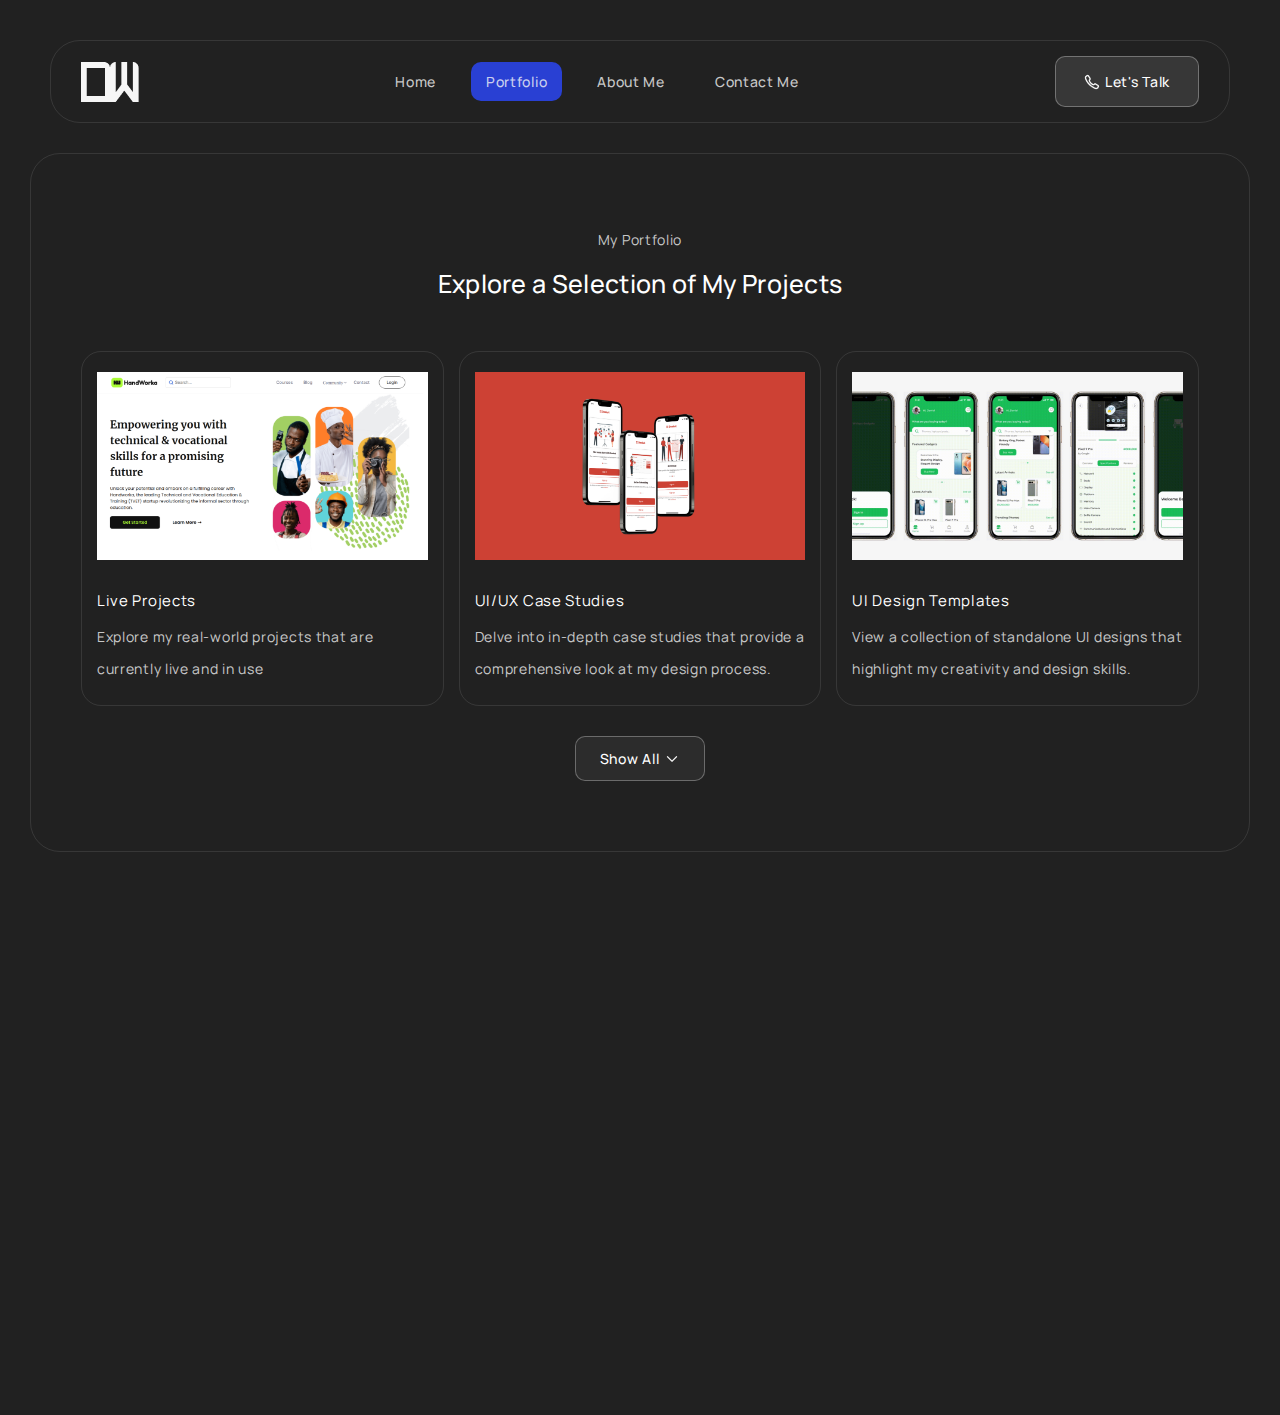
<file: html/portfolio.html>
<!DOCTYPE html>
<html lang="en">
  <head>
    <meta charset="UTF-8" />
    <meta name="viewport" content="width=device-width, initial-scale=1.0" />
    <link rel="stylesheet" href="../css/styles.css" />
    <link
      rel="shortcut icon"
      href="../images/home/favicon.ico"
      type="image/x-icon"
    />
    <title>Portfolio</title>

    <style>
      .section-two {
        opacity: 1;
        padding: 70px 0px;
        transform: translate(0px, 0);
        transition: all 1s;
      }

      @media screen and (max-width: 1000px) {
        .section-two {
          padding: 30px 20px;
        }
      }
    </style>
  </head>

  <body>
    <div id="top"></div>

    <!-- Go-to-Top Btn -->
    <div id="top-btn">
      <a href="#top"></a>
    </div>

    <!-- Navigation Bar -->
    <div class="navbar">
      <div class="navbar-item">
        <div class="navbar-logo"></div>

        <div class="navbar-menu">
          <div class="navbar-menu-btn navbar-menu-btn1"></div>
          <div class="navbar-menu-btn navbar-menu-btn2"></div>
          <div class="navbar-menu-btn-half">
            <div class="navbar-menu-btn navbar-menu-btn3"></div>
            <div class="navbar-menu-btn navbar-menu-btn4"></div>
          </div>
        </div>
      </div>

      <ul>
        <li><a href="../index.html">Home</a></li>
        <li>
          <a href="./portfolio.html" class="navbar-active">Portfolio</a>
        </li>
        <li><a href="./about.html">About Me</a></li>
        <li><a href="./contact.html">Contact Me</a></li>
      </ul>

      <a
        href="https://calendly.com/donwaynethedesigner/30min"
        class="navbar-btn"
        target="_blank"
      >
        <div class="section-icon icon-phone"></div>
        Let's Talk
      </a>
    </div>

    <!-- Responsive Navigation Bar -->
    <div class="resbar">
      <div class="resbar-heading">
        <div class="navbar-logo"></div>

        <div class="resbar-menu">
          <div class="resbar-menu-btn resbar-menu-btn1"></div>
          <div class="resbar-menu-btn resbar-menu-btn2"></div>
          <div class="resbar-menu-btn-half">
            <div class="resbar-menu-btn resbar-menu-btn3"></div>
            <div class="resbar-menu-btn resbar-menu-btn4"></div>
          </div>
        </div>
      </div>

      <ul>
        <li><a href="../index.html">Home</a></li>
        <li><a href="./portfolio.html" class="resbar-active">Portfolio</a></li>
        <li><a href="./about.html">About Me</a></li>
        <li><a href="./contact.html">Contact Me</a></li>
        <li>
          <a
            href="https://calendly.com/donwaynethedesigner/30min"
            target="_blank"
            ><div class="section-icon icon-phone"></div>
            Let's Talk</a
          >
        </li>
      </ul>
    </div>

    <!-- Section Two - Portfolio -->
    <section class="section-two section-general" id="sect2-top">
      <div class="sect2-heading section-heading">
        <p>My Portfolio</p>
        <h1>Explore a Selection of My Projects</h1>
      </div>

      <div class="sect2-container">
        <a href="#liveProjectsDiv" id="go-to-liveprojects-card">
          <div class="sect2-card liveProjectCard">
            <div class="sect2-imgbox liveImgBox sect2-img4"></div>

            <div class="sect2-liveImgSlide">
              <div class="liveprojectSlides fade">
                <img
                  src="../images/home/sect2-img4.png"
                  alt="Img not found"
                  style="width: 100%; height: 188px"
                />
              </div>

              <div class="liveprojectSlides fade">
                <img
                  src="../images/home/sect2-img5.png"
                  alt="Img not found"
                  style="width: 100%; height: 188px"
                />
              </div>

              <div class="liveprojectSlides fade">
                <img
                  src="../images/home/sect2-img6.png"
                  alt="Img not found"
                  style="width: 100%; height: 188px"
                />
              </div>
            </div>

            <div class="sect2-txtbox section-txtbox">
              <h3>Live Projects</h3>
              <p>
                Explore my real-world projects that are currently live and in
                use
              </p>
            </div>
          </div></a
        >

        <a href="#caseStudyDiv" id="go-to-caseStudy-card">
          <div class="sect2-card caseStudyCard">
            <div class="sect2-imgbox caseImgBox sect2-img7"></div>

            <div class="sect2-caseImgSlide">
              <div class="caseStudySlides fade">
                <img
                  src="../images/home/sect2-img7.png"
                  alt="Img not found"
                  style="width: 100%; height: 188px"
                />
              </div>

              <div class="caseStudySlides fade">
                <img
                  src="../images/home/sect2-img8.png"
                  alt="Img not found"
                  style="width: 100%; height: 188px"
                />
              </div>

              <div class="caseStudySlides fade">
                <img
                  src="../images/home/sect2-img9.png"
                  alt="Img not found"
                  style="width: 100%; height: 188px"
                />
              </div>
            </div>

            <div class="sect2-txtbox section-txtbox">
              <h3>UI/UX Case Studies</h3>
              <p>
                Delve into in-depth case studies that provide a comprehensive
                look at my design process.
              </p>
            </div>
          </div></a
        >

        <a href="#designDiv" id="go-to-design-card">
          <div class="sect2-card uiDesignCard">
            <div class="sect2-imgbox designImgBox sect2-img10"></div>

            <div class="sect2-designImgSlide">
              <div class="uiDesignSlides fade">
                <img
                  src="../images/home/sect2-img10.png"
                  alt="Img not found"
                  style="width: 100%; height: 188px"
                />
              </div>

              <div class="uiDesignSlides fade">
                <img
                  src="../images/home/sect2-img11.png"
                  alt="Img not found"
                  style="width: 100%; height: 188px"
                />
              </div>

              <div class="uiDesignSlides fade">
                <img
                  src="../images/home/sect2-img12.png"
                  alt="Img not found"
                  style="width: 100%; height: 188px"
                />
              </div>
            </div>

            <div class="sect2-txtbox section-txtbox">
              <h3>UI Design Templates</h3>
              <p>
                View a collection of standalone UI designs that highlight my
                creativity and design skills.
              </p>
            </div>
          </div></a
        >
      </div>

      <a href="#sect2-top" class="section-btn sect2-btn1">
        Show All
        <div class="section-icon icon-arrowDown"></div>
      </a>

      <div class="sect2-hidden">
        <!-- Live Projects -->
        <div class="sect2-box sect2-box1" id="liveProjectsDiv">
          <div class="sect2-hidden-header">
            <h2>Live Projects</h2>
            <p>
              Explore my real-world projects that are currently live and in use.
            </p>
          </div>

          <div class="sect2-arrow sect2-arrow1">
            <a><div class="sect2-hidden-icon icon-arrowLeft1"></div></a>
            <a><div class="sect2-hidden-icon icon-arrowRight1"></div></a>
          </div>

          <div class="sect2-myslides1">
            <div class="sect2-hidden-content">
              <div class="sect2-hidden-imgbox sect2-img4"></div>

              <div class="sect2-hidden-txtbox">
                <h3>Handworka</h3>
                <p>
                  I'm currently contributing to Handworka, a Nigerian skill
                  empowerment startup. My role involves enhancing user
                  experiences, designing key pages, conducting user testing, and
                  gathering insights through interviews.
                </p>
              </div>

              <div class="sect2-hidden-itmbox">
                <a href="./handworka.html" class="section-btn">Read More</a>
              </div>
            </div>
          </div>

          <div class="sect2-myslides1">
            <div class="sect2-hidden-content">
              <div class="sect2-hidden-imgbox sect2-img5"></div>

              <div class="sect2-hidden-txtbox">
                <h3>Drumedia</h3>
                <p>
                  Explore Drumedia's web design journey. See how a minimalist
                  landing page design elevated their online presence and
                  showcased their array of digital services.
                </p>
              </div>

              <div class="sect2-hidden-itmbox">
                <a href="./drumedia.html" class="section-btn">Read More</a>
              </div>
            </div>
          </div>

          <div class="sect2-myslides1">
            <div class="sect2-hidden-content">
              <div class="sect2-hidden-imgbox sect2-img6"></div>

              <div class="sect2-hidden-txtbox">
                <h3>Webstarta</h3>
                <p>
                  At Webstarta, a remote [global] SaaS web design agency, I
                  contributed to crafting a strategically designed main
                  website—a dynamic landing page that efficiently collects
                  essential information.
                </p>
              </div>

              <div class="sect2-hidden-itmbox">
                <a href="./webstarta.html" class="section-btn">Read More</a>
              </div>
            </div>
          </div>
        </div>

        <!-- UI/UX Case Studies -->
        <div class="sect2-box sect2-box2" id="caseStudyDiv">
          <div class="sect2-hidden-header">
            <h2>UI/UX Case Studies</h2>
            <p>
              Delve into in-depth case studies that provide a comprehensive
              <br />
              look at my design process.
            </p>
          </div>

          <div class="sect2-arrow sect2-arrow2">
            <a><div class="sect2-hidden-icon icon-arrowLeft2"></div></a>
            <a><div class="sect2-hidden-icon icon-arrowRight2"></div></a>
          </div>

          <div class="sect2-myslides2">
            <div class="sect2-hidden-content">
              <div class="sect2-hidden-imgbox">
                <div class="docketImgSlides fade">
                  <img
                    src="../images/projects/docket/sect2-img1.png"
                    alt="img not found"
                  />
                </div>

                <div class="docketImgSlides fade">
                  <img
                    src="../images/projects/docket/sect2-img2.png"
                    alt="img not found"
                  />
                </div>

                <div class="docketImgSlides fade">
                  <img
                    src="../images/projects/docket/sect2-img3.png"
                    alt="img not found"
                  />
                </div>

                <div class="docketImgSlides fade">
                  <img
                    src="../images/projects/docket/sect2-img4.png"
                    alt="img not found"
                  />
                </div>
              </div>

              <div class="sect2-hidden-txtbox">
                <h3>Docket</h3>
                <p>
                  Dive into the world of Docket, a versatile productivity app
                  with educative features. Discover how I contributed to
                  enhancing Docket's capabilities, allowing users to efficiently
                  manage projects while fostering collaboration through
                  idea-sharing
                </p>
              </div>

              <div class="sect2-hidden-itmbox">
                <a href="./docket.html" class="section-btn"
                  >Read Full Case Study</a
                >
              </div>
            </div>
          </div>

          <div class="sect2-myslides2">
            <div class="sect2-hidden-content">
              <div class="sect2-hidden-imgbox">
                <div class="coinsackImgSlides fade">
                  <img
                    src="../images/projects/coinsack/sect2-img1.png"
                    alt="img not found"
                  />
                </div>

                <div class="coinsackImgSlides fade">
                  <img
                    src="../images/projects/coinsack/sect2-img2.png"
                    alt="img not found"
                  />
                </div>

                <div class="coinsackImgSlides fade">
                  <img
                    src="../images/projects/coinsack/sect2-img3.png"
                    alt="img not found"
                  />
                </div>

                <div class="coinsackImgSlides fade">
                  <img
                    src="../images/projects/coinsack/sect2-img4.png"
                    alt="img not found"
                  />
                </div>

                <div class="coinsackImgSlides fade">
                  <img
                    src="../images/projects/coinsack/sect2-img5.png"
                    alt="img not found"
                  />
                </div>
              </div>

              <div class="sect2-hidden-txtbox">
                <h3>Coinsack</h3>
                <p>
                  Coinsack is a crypto app that aims to improve the mobile and
                  web experience of crypto traders. The idea behind the app is
                  to make sure that both beginners and pros that trade
                  cryptocurrencies can use the app easily.
                </p>
              </div>

              <div class="sect2-hidden-itmbox">
                <a href="./coinsack.html" class="section-btn"
                  >Read Full Case Study</a
                >
              </div>
            </div>
          </div>

          <div class="sect2-myslides2">
            <div class="sect2-hidden-content">
              <div class="sect2-hidden-imgbox">
                <div class="budgetproImgSlides fade">
                  <img
                    src="../images/projects/budgetpro/sect3-img1.png"
                    alt="img not found"
                  />
                </div>

                <div class="budgetproImgSlides fade">
                  <img
                    src="../images/projects/budgetpro/sect3-img2.png"
                    alt="img not found"
                  />
                </div>

                <div class="budgetproImgSlides fade">
                  <img
                    src="../images/projects/budgetpro/sect3-img3.png"
                    alt="img not found"
                  />
                </div>

                <div class="budgetproImgSlides fade">
                  <img
                    src="../images/projects/budgetpro/sect3-img4.png"
                    alt="img not found"
                  />
                </div>

                <div class="budgetproImgSlides fade">
                  <img
                    src="../images/projects/budgetpro/sect3-img5.png"
                    alt="img not found"
                  />
                </div>

                <div class="budgetproImgSlides fade">
                  <img
                    src="../images/projects/budgetpro/sect3-img6.png"
                    alt="img not found"
                  />
                </div>

                <div class="budgetproImgSlides fade">
                  <img
                    src="../images/projects/budgetpro/sect3-img7.png"
                    alt="img not found"
                  />
                </div>

                <div class="budgetproImgSlides fade">
                  <img
                    src="../images/projects/budgetpro/sect3-img8.png"
                    alt="img not found"
                  />
                </div>
              </div>

              <div class="sect2-hidden-txtbox">
                <h3>BudgetPro</h3>
                <p>
                  BudgetPro is a fintech app dedicated to simplifying personal
                  finance management. As part of this case study, delve into how
                  I contributed to enhancing BudgetPro's user experience.
                </p>
              </div>

              <div class="sect2-hidden-itmbox">
                <a href="./budgetpro.html" class="section-btn"
                  >Read Full Case Study</a
                >
              </div>
            </div>
          </div>
        </div>

        <!-- UI Design Templates -->
        <div class="sect2-box sect2-box3" id="designDiv">
          <div class="sect2-hidden-header">
            <h2>UI Design Templates</h2>
            <p>
              View a collection of standalone UI designs that highlight my
              <br />
              creativity and design skills.
            </p>
          </div>

          <div class="sect2-arrow sect2-arrow3">
            <a><div class="sect2-hidden-icon icon-arrowLeft3"></div></a>
            <a><div class="sect2-hidden-icon icon-arrowRight3"></div></a>
          </div>

          <div class="sect2-myslides3">
            <div class="sect2-hidden-content">
              <div class="sect2-hidden-imgbox sect2-img10"></div>

              <div class="sect2-hidden-txtbox">
                <h3>Whispy Gadgets</h3>
                <p>
                  Whisphy Gadgets, an online store, sought to broaden its reach
                  and offer a convenient platform for gadget consumers to browse
                  and purchase tech products with doorstep delivery.
                </p>
              </div>

              <div class="sect2-hidden-itmbox">
                <a href="./whispy.html" class="section-btn">Check It Out</a>
              </div>
            </div>
          </div>

          <div class="sect2-myslides3">
            <div class="sect2-hidden-content">
              <div class="sect2-hidden-imgbox sect2-img11"></div>

              <div class="sect2-hidden-txtbox">
                <h3>Whatsapp Community Feature for Desktop</h3>
                <p>
                  Inspired by WhatsApp's smooth desktop UI and motivated to add
                  the missing community feature, I embarked on a project to
                  replicate and introduce the WhatsApp community feature to the
                  desktop app. This endeavor allowed me to hone my UI
                  replication and feature adding skills.
                </p>
              </div>

              <div class="sect2-hidden-itmbox">
                <a href="./whatsapp.html" class="section-btn">Check It Out</a>
              </div>
            </div>
          </div>

          <div class="sect2-myslides3">
            <div class="sect2-hidden-content">
              <div class="sect2-hidden-imgbox sect2-img12"></div>

              <div class="sect2-hidden-txtbox">
                <h3>Medview</h3>
                <p>
                  MedView is a healthcare SaaS platform concept that envisions a
                  user-friendly solution for efficient record-keeping and
                  clinical operations, showcasing the potential for innovation
                  in the industry.
                </p>
              </div>

              <div class="sect2-hidden-itmbox">
                <a href="./medview.html" class="section-btn">Check It Out</a>
              </div>
            </div>
          </div>
        </div>
      </div>

      <a href="#sect2-top" class="section-btn sect2-btn2">
        Show Less
        <div class="section-icon icon-arrowUp"></div>
      </a>
    </section>

    <!-- Footer -->
    <footer class="footer">
      <div class="fter-container">
        <div class="fter-card fter-card1">
          <div class="fter-logo"></div>
          <p>Don Wayne</p>
        </div>

        <div class="fter-card fter-card2">
          <h3>Quick Links</h3>

          <ul>
            <li><a href="../index.html">Home</a></li>
            <li><a href="./portfolio.html">Portfolio</a></li>
            <li><a href="./about.html">About Me</a></li>
            <li><a href="./contact.html">Contact Me</a></li>
          </ul>
        </div>

        <div class="fter-card fter-card3">
          <h3>Social Links</h3>

          <ul>
            <li>
              <a href="https://twitter.com/DonWayne1048" target="_blank"
                ><div class="fter-icon fter-icon1"></div>
                Twitter</a
              >
            </li>
            <li>
              <a href="https://linkedin.com/in/donwaynetd" target="_blank"
                ><div class="fter-icon fter-icon2"></div>
                Linkedin</a
              >
            </li>
            <li>
              <a href="https://www.behance.net/donwayne" target="_blank"
                ><div class="fter-icon fter-icon3"></div>
                Behance</a
              >
            </li>
            <li>
              <a href="https://wa.me/2349167843179" target="_blank"
                ><div class="fter-icon fter-icon4"></div>
                Whatsapp</a
              >
            </li>
          </ul>
        </div>

        <div class="fter-card fter-card4">
          <p>Made by <span>Don Wayne</span></p>
        </div>
      </div>
    </footer>

    <script src="../js/app.js"></script>
    <script src="../js/scroll.js"></script>
    <script src="../js/prjtSlide.js"></script>
  </body>
</html>
</file>
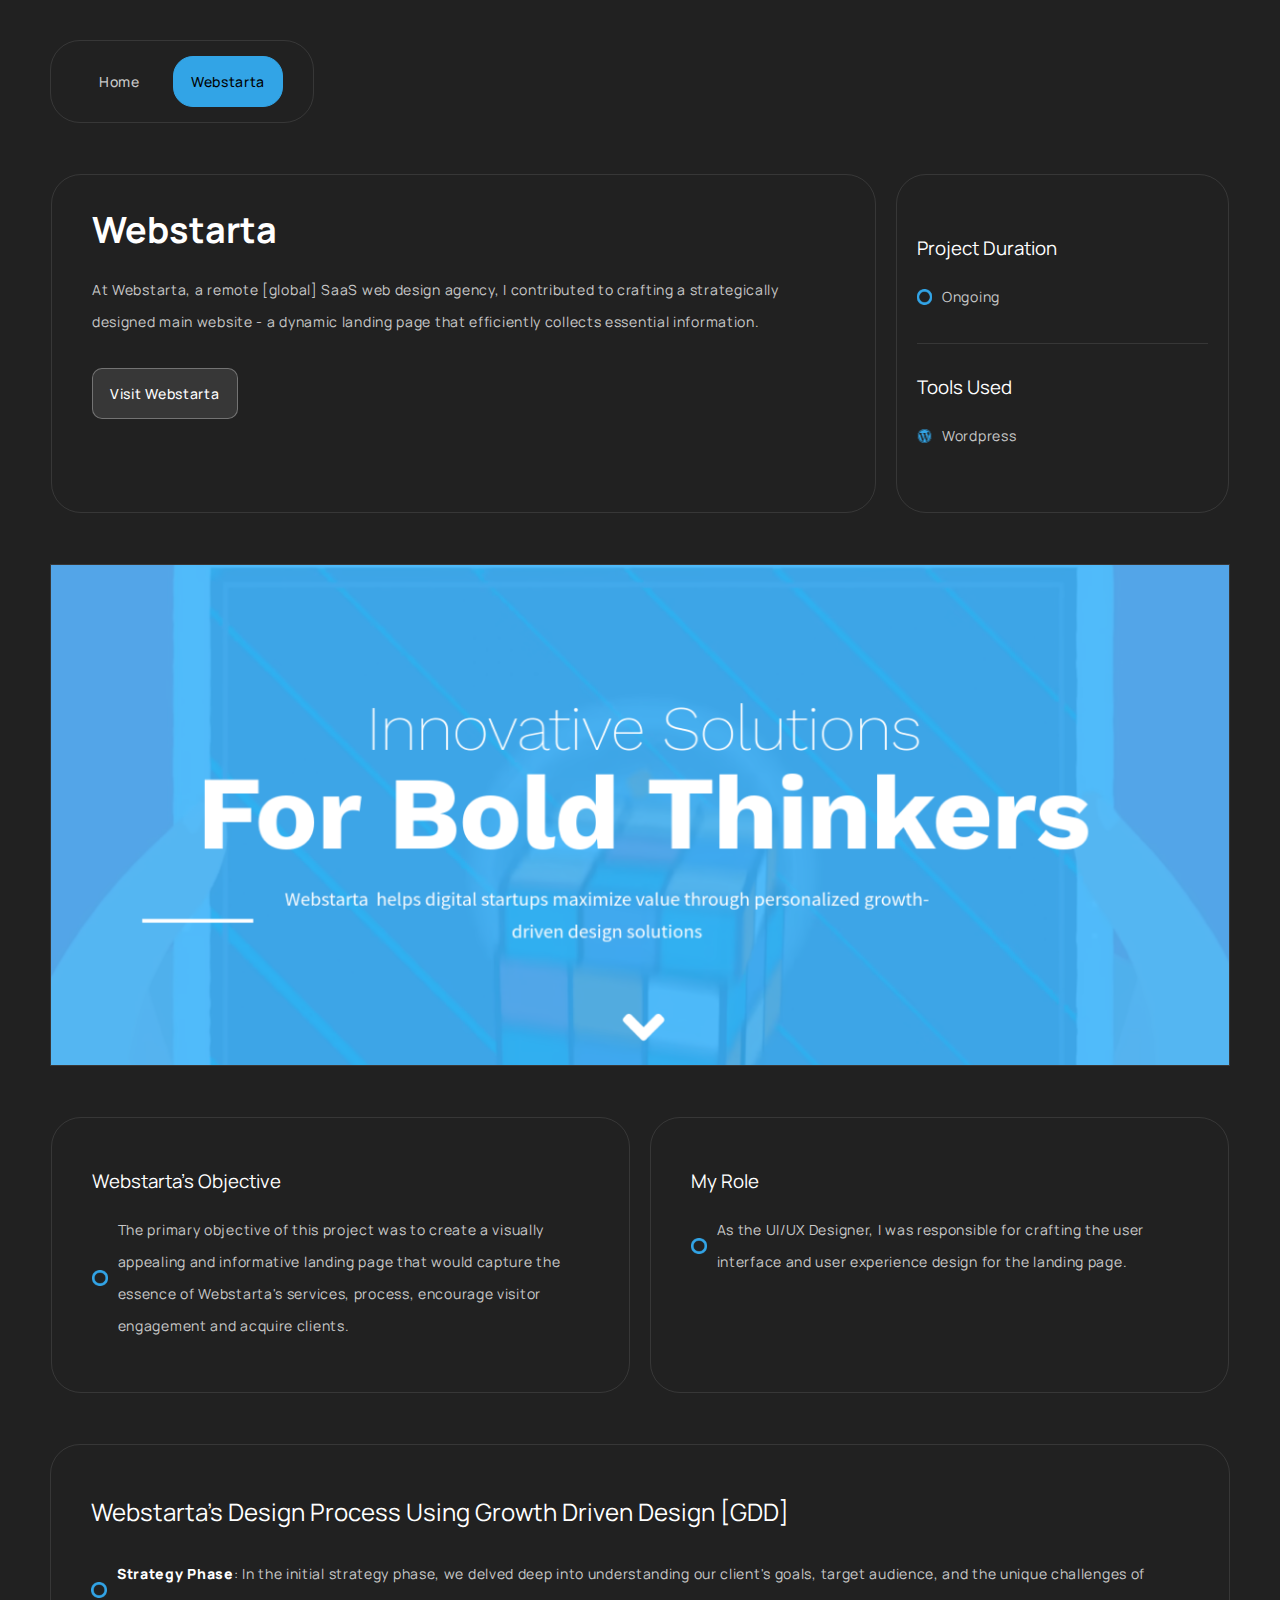
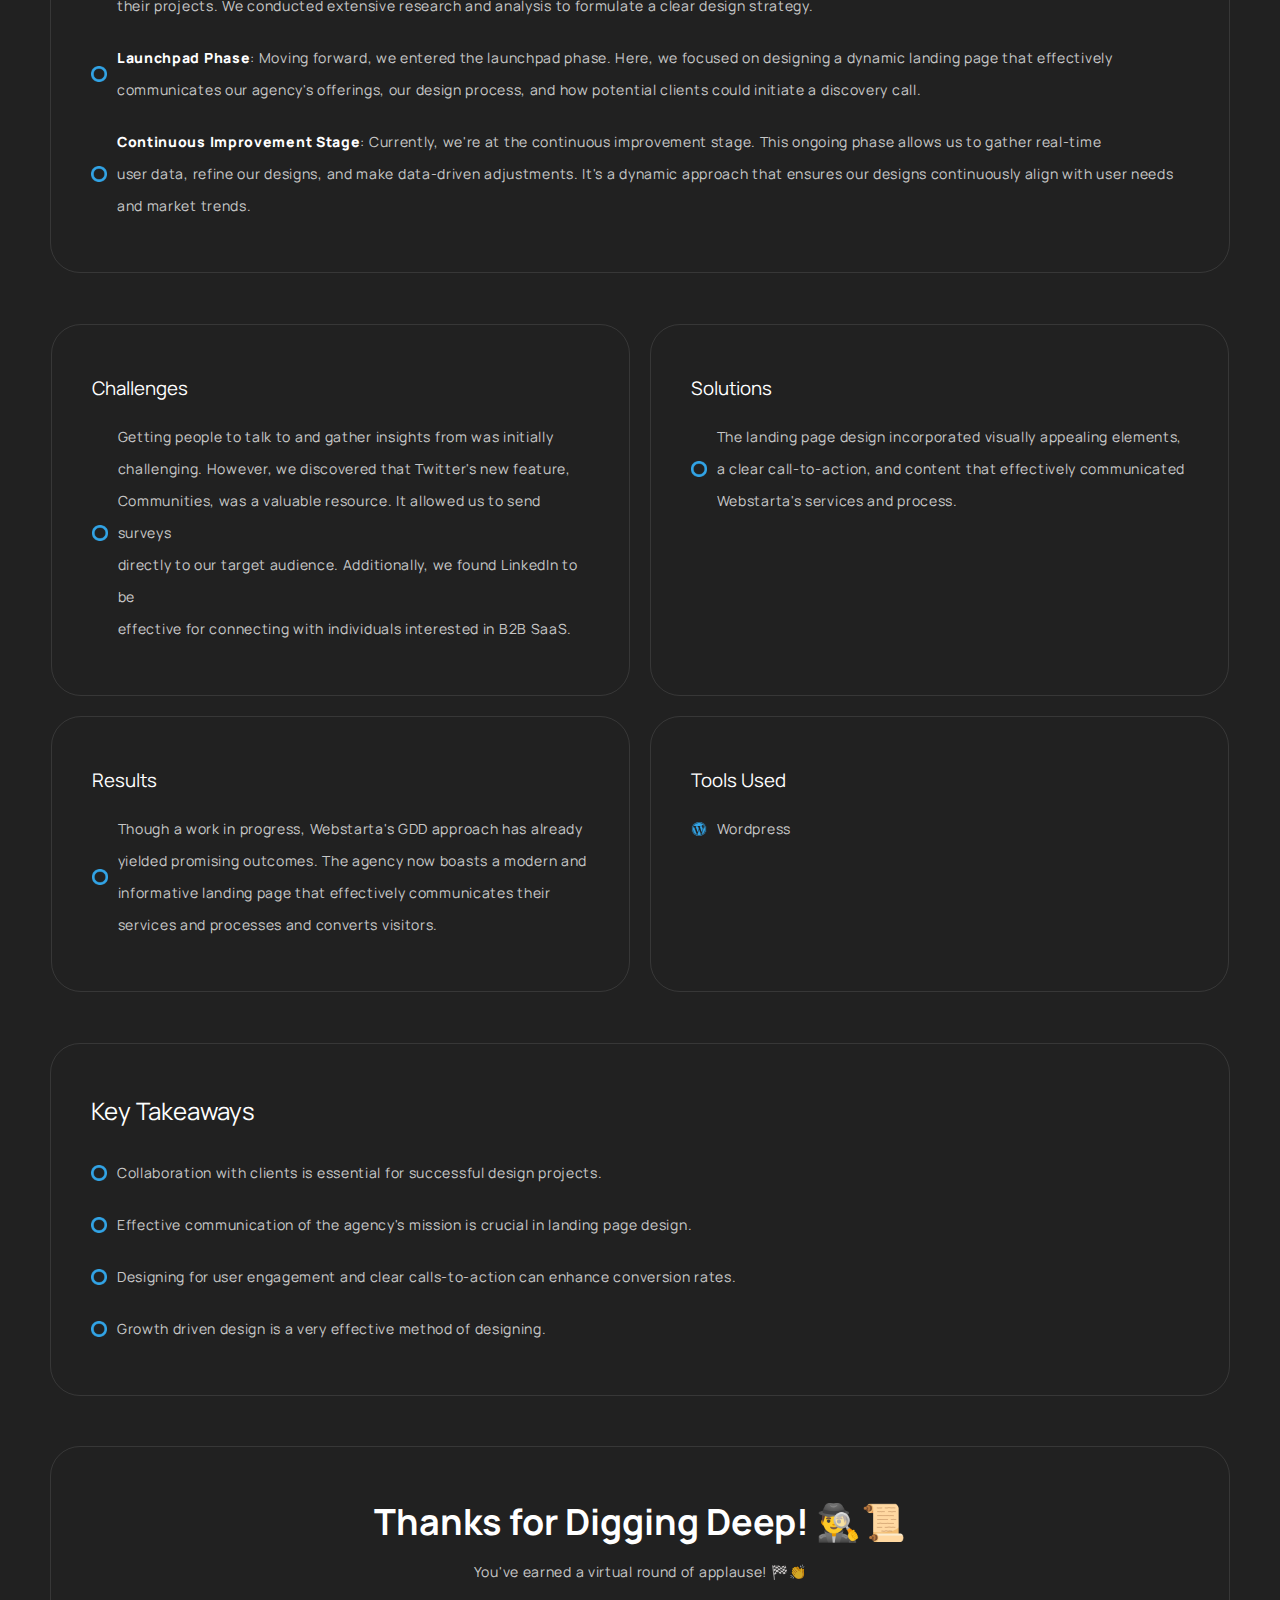
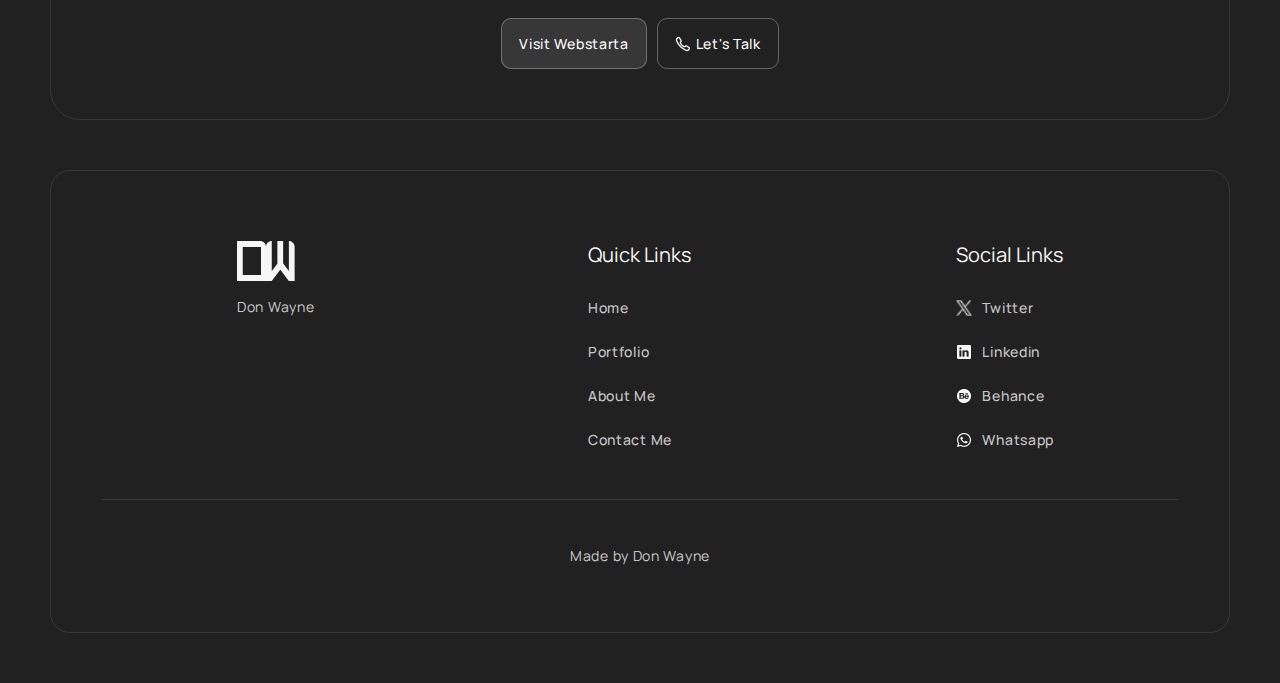
<file: html/webstarta.html>
<!DOCTYPE html>
<html lang="en">
  <head>
    <meta charset="UTF-8" />
    <meta name="viewport" content="width=device-width, initial-scale=1.0" />
    <link
      rel="shortcut icon"
      href="../images/home/favicon.ico"
      type="image/x-icon"
    />
    <title>Webstarta</title>

    <style>
      /* Font Family */
      @import url("https://fonts.googleapis.com/css2?family=Manrope:wght@200;300;400;500;600;700;800&display=swap");

      /* General Styling */
      * {
        box-sizing: border-box;
        margin: 0;
        padding: 0;
      }

      html {
        scroll-behavior: smooth;
      }

      body {
        background: linear-gradient(
            rgba(255, 255, 255, 0.13),
            rgba(255, 255, 255, 0.13)
          ),
          #000;
        font-family: "Manrope", sans-serif;
      }

      /* Tags */
      a,
      p {
        font-size: 14px;
        font-weight: 400;
        letter-spacing: 0.7px;
        line-height: 32px;
      }

      a {
        font-weight: 500;
        line-height: normal;
      }

      @media screen and (max-width: 1000px) {
        a,
        p {
          font-size: 12px;
          line-height: 30px;
        }

        a {
          font-weight: 500;
          line-height: normal;
        }
      }

      /* Go to Top Btn */
      #top-btn {
        bottom: 30px;
        display: none;
        position: fixed;
        right: 30px;
        z-index: 1000;
      }

      #top-btn a {
        background: url("../images/projects/webstarta/icon-goToTop.png")
          center/cover no-repeat;
        border-radius: 300px;
        display: block;
        height: 40px;
        transition: all 0.3s;
        width: 40px;
      }
      #top-btn a:hover {
        background: url("../images/projects/webstarta/icon-goToTopHover.png")
          center/cover no-repeat;
      }

      @media screen and (max-width: 400px) {
        #top-btn {
          bottom: 20px;
          right: 20px;
        }

        #top-btn a:hover {
          background: url("../images/home/icon-goToTop.png") center/cover
            no-repeat;
        }
      }

      /* Navigation Bar */
      .navbar {
        border: 1px solid #ffffff1a;
        border-radius: 30px;
        display: inline-block;
        margin: 40px 50px 0px 50px;
        padding: 15px 30px;
        width: auto;
      }

      .navbar ul {
        align-items: center;
        display: flex;
        list-style: none;
      }

      .navbar ul li {
        margin-right: 15px;
      }
      .navbar ul li:last-of-type {
        margin-right: 0px;
      }

      .navbar ul li a {
        border: 1px solid rgba(255, 255, 255, 0);
        border-radius: 20px;
        color: #f6f6f6cc;
        display: block;
        padding: 15px 17px;
        text-decoration: none;
        transition: all 0.3s;
      }
      .navbar ul li a:first-of-type:hover,
      .navbar ul li:last-of-type a {
        background-color: #32a4e6;
        border: 1px solid #32a4e6;
        color: #000;
      }

      @media screen and (max-width: 1000px) {
        .navbar {
          margin: 40px 30px 0px 30px;
          padding: 10px;
        }
      }
      @media screen and (max-width: 400px) {
        .navbar {
          margin: 40px 10px 0px 10px;
        }
      }

      /* General Section */
      .general-section {
        border: 1px solid #ffffff1a;
        border-radius: 30px;
        color: #f6f6f6cc;
        margin: 50px 50px 0px 50px;
        padding: 50px 40px;
      }

      .general-section h1,
      .general-section h2,
      .general-section h3,
      .general-section h4,
      .general-section h5,
      .general-section h6 {
        color: #fff;
        font-weight: 400;
      }

      .general-section h3 {
        margin-bottom: 20px;
      }

      .section-btn {
        background-color: rgba(255, 255, 255, 0.1);
        border: 1px solid rgba(255, 255, 255, 0.3);
        border-radius: 10px;
        color: #fff;
        cursor: pointer;
        display: inline-block;
        padding: 15px 17px;
        text-decoration: none;
        transition: all 0.3s;
      }
      .section-btn:hover {
        background: #32a4e6;
        border: 1px solid #32a4e6;
        color: #000;
      }

      .section-item {
        align-items: center;
        display: flex;
        margin-bottom: 20px;
      }
      .section-item:last-of-type {
        margin-bottom: 0px;
      }

      .section-item p {
        width: calc(100% - 16px);
      }

      .section-item span {
        color: #fff;
        font-weight: 900;
      }

      .section-icon {
        height: 16px;
        margin-right: 10px;
        width: 16px;
      }

      .icon-bullet {
        background: url("../images/projects/webstarta/icon-bullet.png")
          center/cover no-repeat;
      }

      .icon-wordpress {
        background: url("../images/projects/webstarta/icon-wordpress.png")
          center/cover no-repeat;
      }

      @media screen and (max-width: 1000px) {
        .general-section {
          margin: 30px 30px 0px 30px;
          padding: 30px 20px;
        }

        .general-section br {
          display: none;
        }

        .section-btn {
          padding: 12px 14px;
        }
      }
      @media screen and (max-width: 400px) {
        .general-section {
          margin: 30px 10px 0px 10px;
        }
      }

      /* Section One */
      .section-one {
        border: 1px solid rgba(255, 255, 255, 0);
        padding: 0px;
      }

      .sect1-container {
        display: grid;
        grid-gap: 20px;
        grid-template-columns: 70% calc(30% - 20px);
      }

      .sect1-card {
        border: 1px solid #ffffff1a;
        border-radius: 30px;
      }
      .sect1-card:first-of-type {
        padding: 30px 40px;
      }
      .sect1-card:last-of-type {
        padding: 60px 20px;
      }

      .sect1-card:first-of-type h1 {
        font-size: 36px;
        font-weight: 700;
      }

      .sect1-card:first-of-type p {
        margin: 20px 0px 30px 0px;
      }

      .sect1-box:first-of-type {
        border-bottom: 1px solid #ffffff1a;
        padding-bottom: 30px;
      }
      .sect1-box:last-of-type {
        padding-top: 30px;
      }

      @media screen and (max-width: 1000px) {
        .sect1-container {
          display: block;
        }

        .sect1-card:first-of-type,
        .sect1-card:last-of-type {
          margin-bottom: 30px;
          padding: 30px 20px;
        }

        .sect1-card:last-of-type {
          margin-bottom: 0px;
        }

        .sect1-card:first-of-type h1 {
          font-size: 30px;
        }

        .section-one .section-btn {
          background: #32a4e6;
          border: 1px solid #32a4e6;
          color: #000;
          text-align: center;
          width: 100%;
        }
        .section-one .section-btn:hover {
          background-color: rgba(255, 255, 255, 0.1);
          border: 1px solid rgba(255, 255, 255, 0.3);
          color: #f6f6f6;
        }
      }

      /* Section Two */
      .sect2-container {
        align-items: center;
        display: flex;
        justify-content: center;
      }

      .sect2-img {
        background: url("../images/projects/webstarta/sect2-img.png")
          center/cover no-repeat;
        height: 760px;
        width: 100%;
      }

      @media screen and (max-width: 1300px) {
        .section-two {
          border-radius: 0px;
          padding: 0px;
        }

        .sect2-img {
          height: 500px;
        }
      }
      @media screen and (max-width: 800px) {
        .sect2-img {
          height: 300px;
        }
      }
      @media screen and (max-width: 500px) {
        .sect2-img {
          height: 200px;
        }
      }

      /* Section Three */
      .section-three {
        border: 1px solid rgba(255, 255, 255, 0);
        padding: 0px;
      }

      .sect3-container {
        display: grid;
        grid-gap: 20px;
        grid-template-columns: repeat(2, 1fr);
      }

      .sect3-card {
        border: 1px solid #ffffff1a;
        border-radius: 30px;
        padding: 50px 40px;
      }

      @media screen and (max-width: 1000px) {
        .sect3-container {
          display: block;
        }

        .sect3-card {
          margin-bottom: 30px;
          padding: 30px 20px;
        }
        .sect3-card:last-of-type {
          margin-bottom: 0px;
        }

        .sect3-item .section-icon {
          display: none;
        }

        .sect3-item p {
          width: 100%;
        }
      }

      /* Section Four */
      .sect4-heading {
        margin-bottom: 30px;
      }

      .sect4-container {
        border-radius: 30px;
      }

      @media screen and (max-width: 1000px) {
        .sect4-heading h2 {
          font-size: 20px;
        }

        .sect4-card {
          margin-bottom: 30px;
          padding: 30px 20px;
        }
        .sect4-card:last-of-type {
          margin-bottom: 0px;
        }
      }

      /* Section Seven */
      .sect7-container {
        text-align: center;
      }

      .sect7-txtbox {
        margin-bottom: 30px;
      }

      .sect7-txtbox h1 {
        font-size: 36px;
        font-weight: 700;
        margin-bottom: 10px;
      }

      .sect7-btnbox {
        align-items: center;
        display: flex;
        justify-content: center;
      }

      .sect7-btn {
        align-items: center;
        background: inherit;
        display: flex;
        justify-content: center;
        margin-left: 10px;
      }

      .sect7-icon {
        background: url("../images/home/icon-phone.png") center/cover no-repeat;
        height: 16px;
        margin-right: 5px;
        width: 16px;
      }

      @media screen and (max-width: 800px) {
        .sect7-txtbox h1 {
          font-size: 30px;
        }

        .section-seven .section-btn {
          background: #32a4e6;
          border: 1px solid #32a4e6;
          color: #000;
          text-align: center;
          width: 50%;
        }
        .section-seven .section-btn:hover {
          background-color: rgba(255, 255, 255, 0.1);
          border: 1px solid rgba(255, 255, 255, 0.3);
          color: #f6f6f6;
        }

        .section-seven .sect7-btn {
          background-color: rgba(255, 255, 255, 0.1);
          border: 1px solid rgba(255, 255, 255, 0.3);
          color: #f6f6f6;
        }
        .section-seven .sect7-btn:hover {
          color: #f6f6f6;
        }
      }
      @media screen and (max-width: 600px) {
        .sect7-txtbox h1 {
          font-size: 28px;
        }
      }
      @media screen and (max-width: 500px) {
        .sect7-txtbox h1 {
          font-size: 20px;
        }

        .sect7-container p,
        .sect7-container a {
          font-size: 12px;
        }
      }

      /* Footer */
      footer {
        border: 1px solid #ffffff1a;
        border-radius: 20px;
        color: #f6f6f6cc;
        margin: 50px;
        padding: 70px 50px 20px 50px;
      }

      .fter-container {
        display: grid;
        grid-row-gap: 40px;
        grid-template-areas:
          "ft1 ft2 ft3"
          "ft4 ft4 ft4";
      }

      .fter-card {
        padding-left: 40%;
      }

      .fter-card h3 {
        color: #f6f6f6;
        font-size: 20px;
        font-weight: 400;
        margin-bottom: 20px;
      }

      .fter-card ul {
        list-style: none;
      }

      .fter-card ul li {
        margin-bottom: 5px;
      }
      .fter-card ul li:last-of-type {
        margin-bottom: 0px;
      }

      .fter-card ul li a {
        color: #f6f6f6cc;
        display: inline-block;
        padding: 10px 0px;
        text-decoration: none;
        transition: all 0.3s;
      }
      .fter-card ul li a:hover {
        background: #32a4e6;
        border-radius: 10px;
        padding: 10px 20px;
        transform: scale(1.05);
      }

      .fter-logo {
        background: url("../images/home/logo.png") no-repeat center/cover;
        height: 40px;
        margin-bottom: 10px;
        width: 58px;
      }

      .fter-card1 {
        grid-area: ft1;
      }

      .fter-card2 {
        grid-area: ft2;
      }

      .fter-card3 {
        grid-area: ft3;
      }

      .fter-card3 ul li {
        margin-bottom: 5px;
      }

      .fter-card3 ul li a {
        align-items: center;
        display: inline-flex;
        justify-content: left;
      }

      .fter-icon {
        height: 16px;
        margin-right: 10px;
        width: 16px;
      }

      .fter-icon1 {
        background: url("../images/home/icon-twitter.png") center/cover
          no-repeat;
      }

      .fter-icon2 {
        background: url("../images/home/icon-linkedIn.png") center/cover
          no-repeat;
      }

      .fter-icon3 {
        background: url("../images/home/icon-behance.png") center/cover
          no-repeat;
      }

      .fter-icon4 {
        background: url("../images/home/icon-whatsapp.png") center/cover
          no-repeat;
      }

      .fter-card4 {
        border-top: 1px solid #ffffff1a;
        grid-area: ft4;
        padding: 40px 0px;
        text-align: center;
      }

      @media screen and (max-width: 1000px) {
        footer {
          margin: 30px;
          padding: 50px 20px;
        }

        .fter-container {
          grid-template-areas:
            "ft1"
            "ft2"
            "ft3"
            "ft4";
        }

        .fter-card {
          padding-left: 0px;
        }

        .fter-card h3 {
          font-size: 15px;
          margin-bottom: 10px;
        }

        .fter-card1 {
          grid-area: ft1;
        }

        .fter-card2 {
          grid-area: ft2;
        }

        .fter-card3 {
          grid-area: ft3;
        }

        .fter-card4 {
          grid-area: ft4;
          padding: 20px 0px 0px 0px;
        }
      }
      @media screen and (max-width: 400px) {
        footer {
          margin: 30px 10px;
        }
      }
    </style>
  </head>

  <body>
    <div id="top"></div>

    <!-- Go-to-Top Btn -->
    <div id="top-btn">
      <a href="#top"></a>
    </div>

    <!-- Navigation Bar -->
    <div class="navbar">
      <ul>
        <li><a href="../index.html">Home</a></li>
        <li>
          <a href="./webstarta.html">Webstarta</a>
        </li>
      </ul>
    </div>

    <!-- Section One -->
    <section class="section-one general-section">
      <div class="sect1-container">
        <div class="sect1-card">
          <h1>Webstarta</h1>
          <p>
            At Webstarta, a remote [global] SaaS web design agency, I
            contributed to crafting a strategically designed main website - a
            dynamic landing page that efficiently collects essential
            information.
          </p>
          <a href="https://webstarta.co/" class="section-btn" target="_blank"
            >Visit Webstarta</a
          >
        </div>

        <div class="sect1-card">
          <div class="sect1-box">
            <h3>Project Duration</h3>

            <div class="section-item">
              <div class="section-icon icon-bullet"></div>
              <p>Ongoing</p>
            </div>
          </div>

          <div class="sect1-box">
            <h3>Tools Used</h3>

            <div class="section-item">
              <div class="section-icon icon-wordpress"></div>
              <p>Wordpress</p>
            </div>
          </div>
        </div>
      </div>
    </section>

    <!-- Section Two -->
    <section class="section-two general-section">
      <div class="sect2-container">
        <div class="sect2-img"></div>
      </div>
    </section>

    <!-- Section Three -->
    <section class="section-three general-section">
      <div class="sect3-container">
        <div class="sect3-card">
          <h3>Webstarta's Objective</h3>

          <div class="section-item sect3-item">
            <div class="section-icon icon-bullet"></div>
            <p>
              The primary objective of this project was to create a visually
              <br />
              appealing and informative landing page that would capture the
              <br />
              essence of Webstarta's services, process, encourage visitor <br />
              engagement and acquire clients.
            </p>
          </div>
        </div>

        <div class="sect3-card">
          <h3>My Role</h3>

          <div class="section-item">
            <div class="section-icon icon-bullet"></div>
            <p>
              As the UI/UX Designer, I was responsible for crafting the user
              interface and user experience design for the landing page.
            </p>
          </div>
        </div>
      </div>
    </section>

    <!-- Section Four -->
    <section class="section-four general-section">
      <div class="sect4-heading">
        <h2>Webstarta's Design Process Using Growth Driven Design [GDD]</h2>
      </div>

      <div class="section-item">
        <div class="section-icon icon-bullet"></div>
        <p>
          <span>Strategy Phase</span>: In the initial strategy phase, we delved
          deep into understanding our client's goals, target audience, and the
          unique challenges of <br />
          their projects. We conducted extensive research and analysis to
          formulate a clear design strategy.
        </p>
      </div>

      <div class="section-item">
        <div class="section-icon icon-bullet"></div>
        <p>
          <span>Launchpad Phase</span>: Moving forward, we entered the launchpad
          phase. Here, we focused on designing a dynamic landing page that
          effectively <br />
          communicates our agency's offerings, our design process, and how
          potential clients could initiate a discovery call.
        </p>
      </div>

      <div class="section-item">
        <div class="section-icon icon-bullet"></div>
        <p>
          <span>Continuous Improvement Stage</span>: Currently, we're at the
          continuous improvement stage. This ongoing phase allows us to gather
          real-time <br />
          user data, refine our designs, and make data-driven adjustments. It's
          a dynamic approach that ensures our designs continuously align with
          user needs and market trends.
        </p>
      </div>
    </section>

    <!-- Section Five -->
    <section class="section-three general-section">
      <div class="sect3-container">
        <div class="sect3-card">
          <h3>Challenges</h3>

          <div class="section-item">
            <div class="section-icon icon-bullet"></div>
            <p>
              Getting people to talk to and gather insights from was initially
              <br />
              challenging. However, we discovered that Twitter's new feature,
              <br />
              Communities, was a valuable resource. It allowed us to send
              surveys <br />
              directly to our target audience. Additionally, we found LinkedIn
              to be <br />
              effective for connecting with individuals interested in B2B SaaS.
            </p>
          </div>
        </div>

        <div class="sect3-card">
          <h3>Solutions</h3>

          <div class="section-item">
            <div class="section-icon icon-bullet"></div>
            <p>
              The landing page design incorporated visually appealing elements,
              <br />
              a clear call-to-action, and content that effectively communicated
              <br />
              Webstarta's services and process.
            </p>
          </div>
        </div>

        <div class="sect3-card">
          <h3>Results</h3>

          <div class="section-item">
            <div class="section-icon icon-bullet"></div>
            <p>
              Though a work in progress, Webstarta's GDD approach has already
              <br />
              yielded promising outcomes. The agency now boasts a modern and
              <br />
              informative landing page that effectively communicates their
              <br />
              services and processes and converts visitors.
            </p>
          </div>
        </div>

        <div class="sect3-card">
          <h3>Tools Used</h3>

          <div class="section-item">
            <div class="section-icon icon-wordpress"></div>
            <p>Wordpress</p>
          </div>
        </div>
      </div>
    </section>

    <!-- Section Six -->
    <section class="section-four general-section">
      <div class="sect4-heading">
        <h2>Key Takeaways</h2>
      </div>

      <div class="section-item">
        <div class="section-icon icon-bullet"></div>
        <p>
          Collaboration with clients is essential for successful design
          projects.
        </p>
      </div>

      <div class="section-item">
        <div class="section-icon icon-bullet"></div>
        <p>
          Effective communication of the agency's mission is crucial in landing
          page design.
        </p>
      </div>

      <div class="section-item">
        <div class="section-icon icon-bullet"></div>
        <p>
          Designing for user engagement and clear calls-to-action can enhance
          conversion rates.
        </p>
      </div>

      <div class="section-item">
        <div class="section-icon icon-bullet"></div>
        <p>Growth driven design is a very effective method of designing.</p>
      </div>
    </section>

    <!-- Section Seven -->
    <section class="section-seven general-section">
      <div class="sect7-container">
        <div class="sect7-txtbox">
          <h1>Thanks for Digging Deep! 🕵️‍♂️📜</h1>
          <p>You've earned a virtual round of applause! 🏁👏</p>
        </div>

        <div class="sect7-btnbox">
          <a href="https://webstarta.co/" class="section-btn" target="_blank"
            >Visit Webstarta</a
          >
          <a
            href="https://calendly.com/donwaynethedesigner/30min"
            class="section-btn sect7-btn"
            target="_blank"
            ><div class="sect7-icon"></div>
            Let's Talk</a
          >
        </div>
      </div>
    </section>

    <!-- Footer -->
    <footer>
      <div class="fter-container">
        <div class="fter-card fter-card1">
          <div class="fter-logo"></div>
          <p>Don Wayne</p>
        </div>

        <div class="fter-card fter-card2">
          <h3>Quick Links</h3>

          <ul>
            <li><a href="../index.html">Home</a></li>
            <li><a href="./portfolio.html">Portfolio</a></li>
            <li><a href="./about.html">About Me</a></li>
            <li><a href="./contact.html">Contact Me</a></li>
          </ul>
        </div>

        <div class="fter-card fter-card3">
          <h3>Social Links</h3>

          <ul>
            <li>
              <a href="https://twitter.com/DonWayne1048" target="_blank"
                ><div class="fter-icon fter-icon1"></div>
                Twitter</a
              >
            </li>
            <li>
              <a href="https://linkedin.com/in/donwaynetd" target="_blank"
                ><div class="fter-icon fter-icon2"></div>
                Linkedin</a
              >
            </li>
            <li>
              <a href="https://www.behance.net/donwayne" target="_blank"
                ><div class="fter-icon fter-icon3"></div>
                Behance</a
              >
            </li>
            <li>
              <a href="https://wa.me/2349167843179" target="_blank"
                ><div class="fter-icon fter-icon4"></div>
                Whatsapp</a
              >
            </li>
          </ul>
        </div>

        <div class="fter-card fter-card4">
          <p>Made by <span>Don Wayne</span></p>
        </div>
      </div>
    </footer>

    <script>
      // Go-to-Top Button
      const topBtn = document.querySelector("#top-btn");

      let bodyScrollTopPosition = document.body.scrollTop;

      window.onscroll = function () {
        if (
          bodyScrollTopPosition > 150 ||
          document.documentElement.scrollTop > 150
        ) {
          topBtn.style.display = "block";
        } else {
          topBtn.style.display = "none";
        }
      };
    </script>
  </body>
</html>
</file>
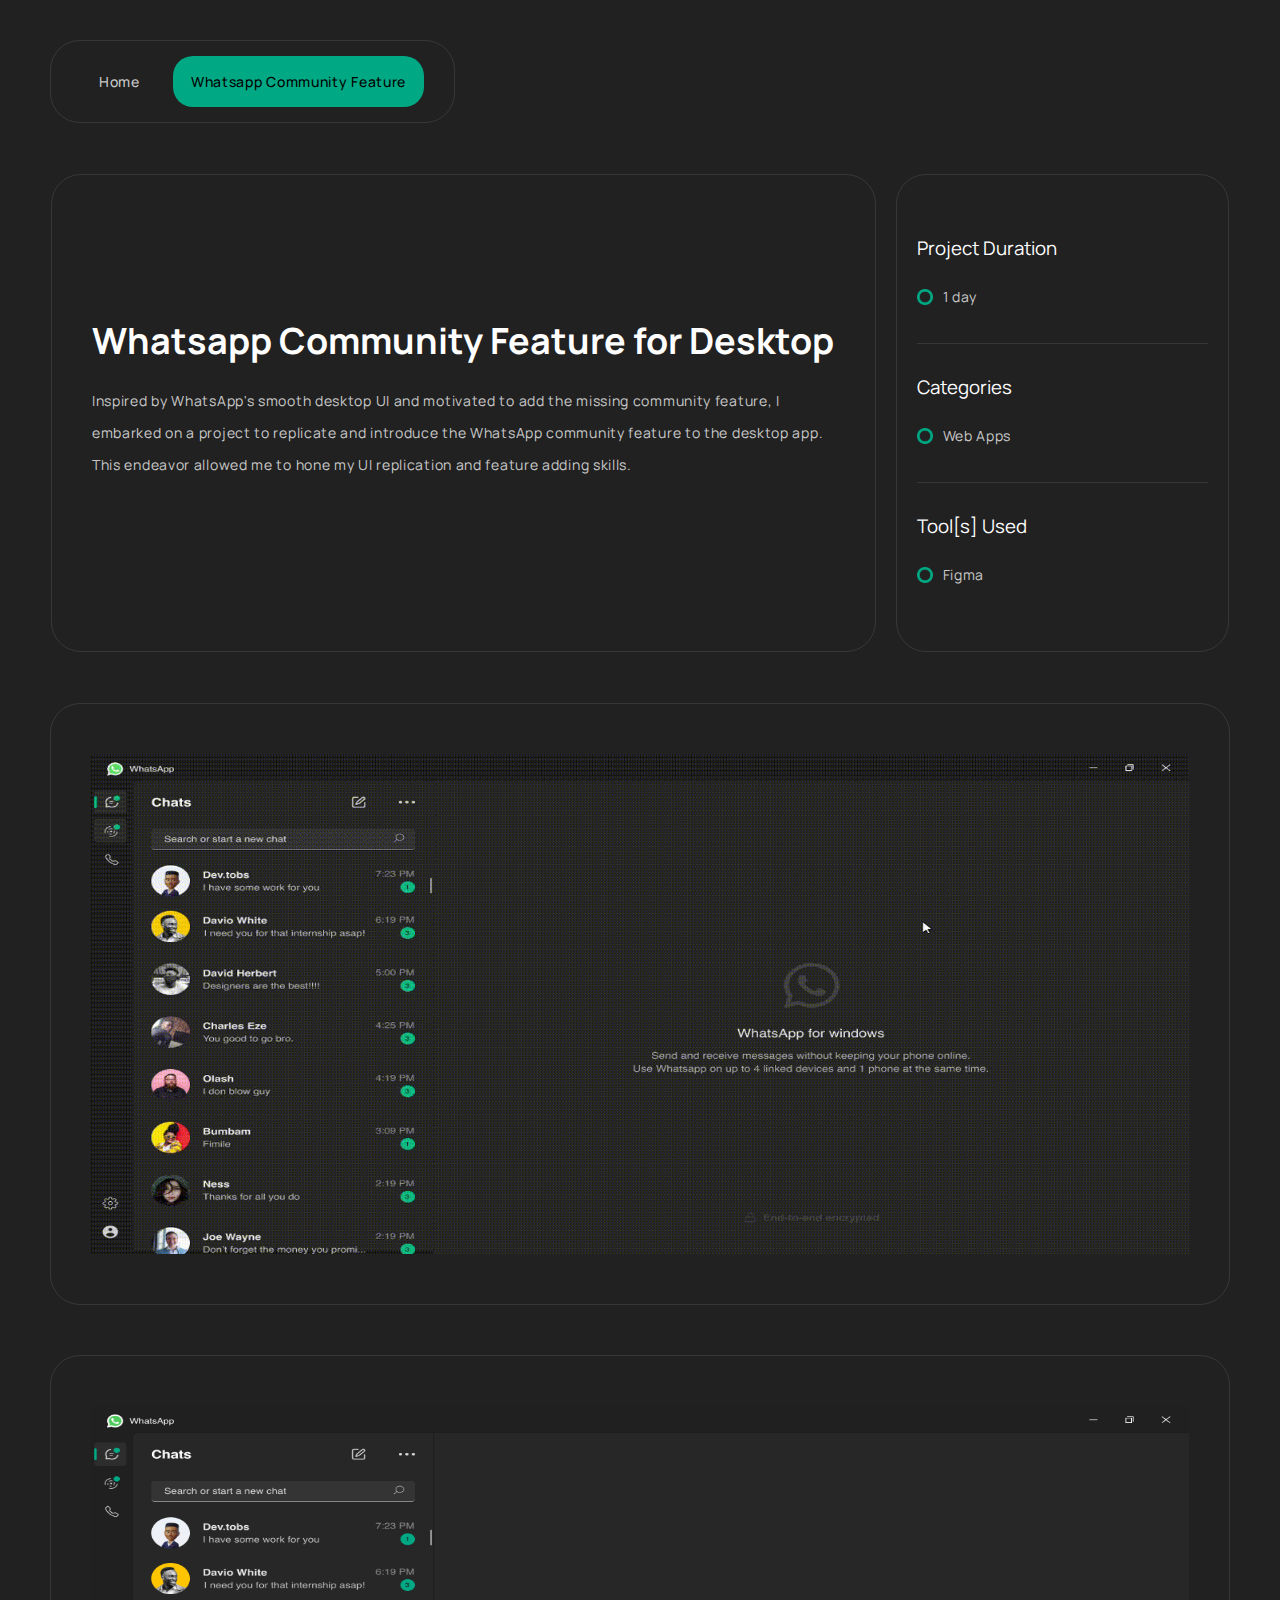
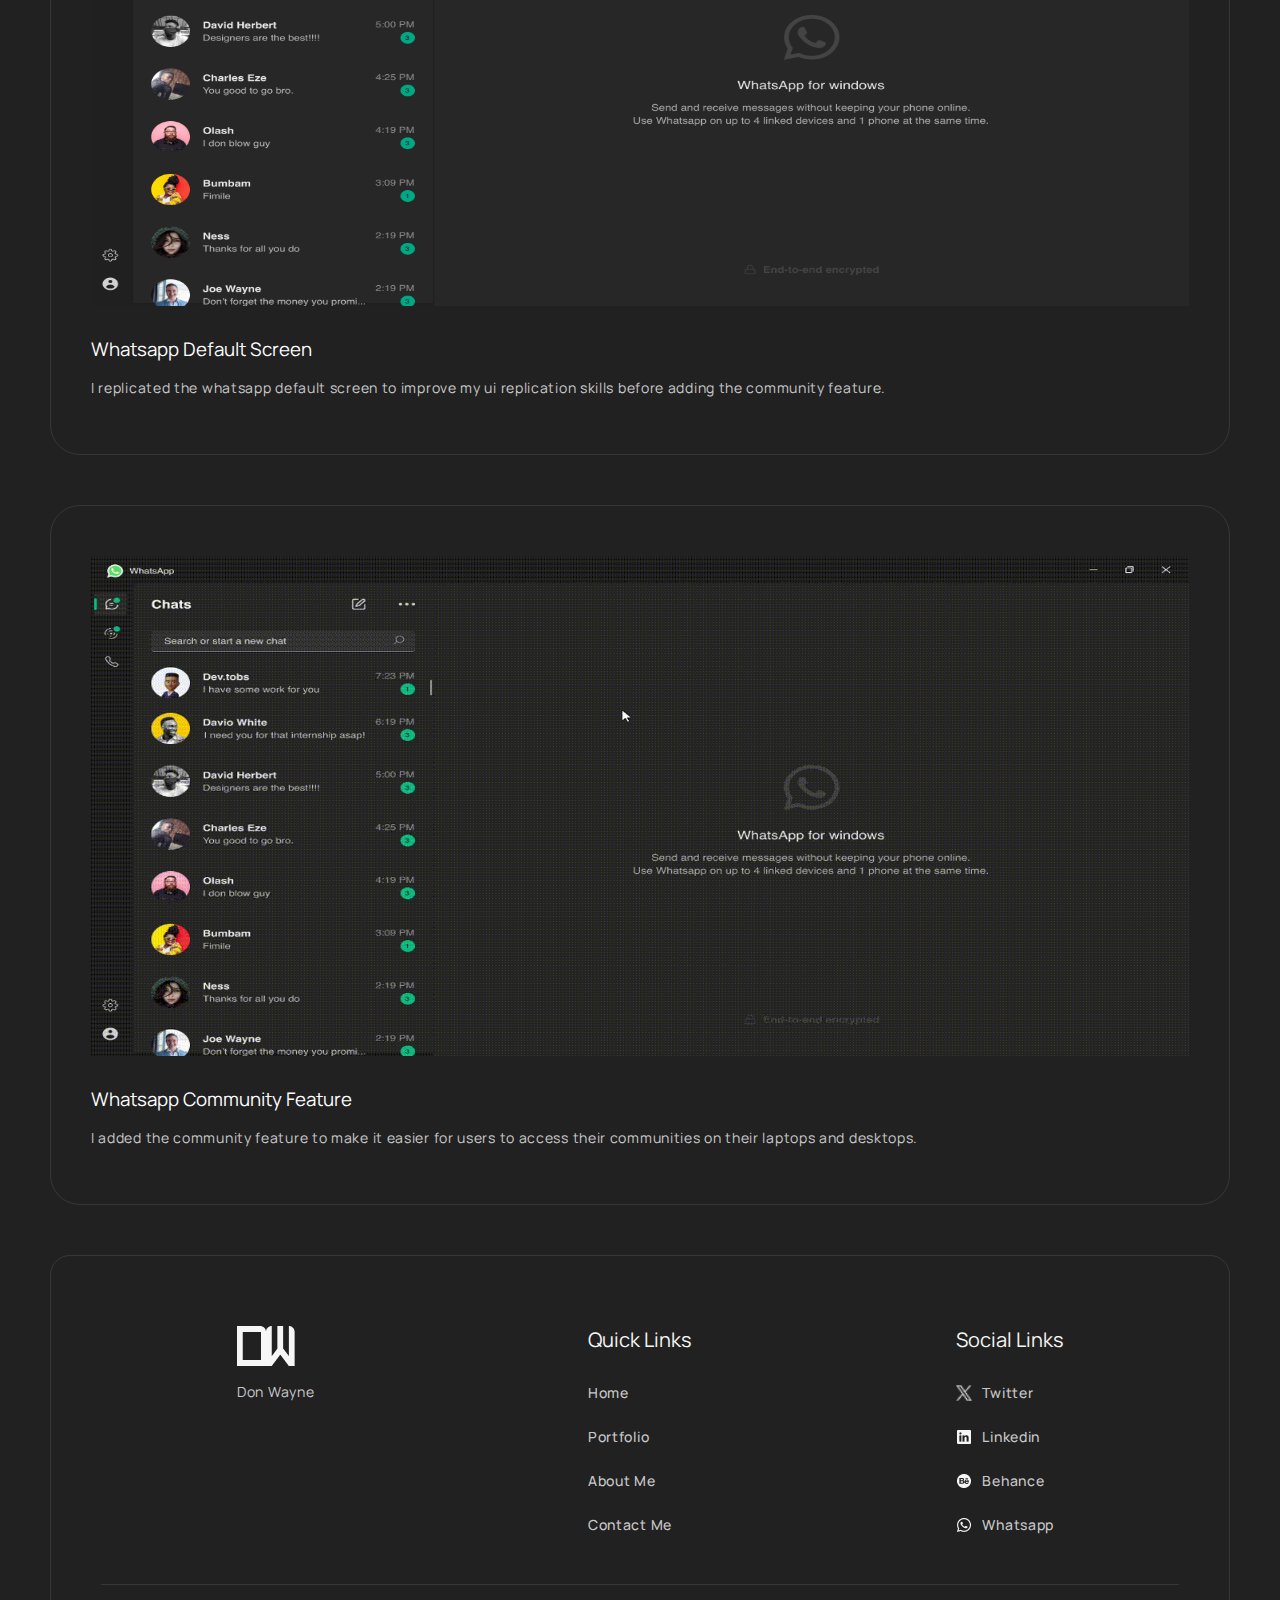
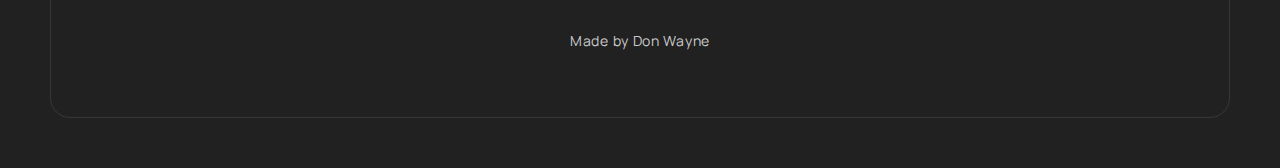
<file: html/whatsapp.html>
<!DOCTYPE html>
<html lang="en">
  <head>
    <meta charset="UTF-8" />
    <meta name="viewport" content="width=device-width, initial-scale=1.0" />
    <link
      rel="shortcut icon"
      href="../images/home/favicon.ico"
      type="image/x-icon"
    />
    <title>Whatsapp Community Feature</title>

    <style>
      /* Font Family */
      @import url("https://fonts.googleapis.com/css2?family=Manrope:wght@200;300;400;500;600;700;800&display=swap");

      /* General Styling */
      * {
        box-sizing: border-box;
        margin: 0;
        padding: 0;
      }

      html {
        scroll-behavior: smooth;
      }

      body {
        background: linear-gradient(
            rgba(255, 255, 255, 0.13),
            rgba(255, 255, 255, 0.13)
          ),
          #000;
        font-family: "Manrope", sans-serif;
      }

      /* Tags */
      a,
      p {
        font-size: 14px;
        font-weight: 400;
        letter-spacing: 0.7px;
        line-height: 32px;
      }

      a {
        font-weight: 500;
        line-height: normal;
      }

      @media screen and (max-width: 1000px) {
        a,
        p {
          font-size: 12px;
          line-height: 30px;
        }

        a {
          font-weight: 500;
          line-height: normal;
        }
      }

      /* Go to Top Btn */
      #top-btn {
        bottom: 30px;
        display: none;
        position: fixed;
        right: 30px;
        z-index: 1000;
      }

      #top-btn a {
        background: url("../images/projects/whatsapp/icon-goToTop.png")
          center/cover no-repeat;
        border-radius: 300px;
        display: block;
        height: 40px;
        transition: all 0.3s;
        width: 40px;
      }
      #top-btn a:hover {
        background: url("../images/projects/whatsapp/icon-goToTopHover.png")
          center/cover no-repeat;
      }

      @media screen and (max-width: 400px) {
        #top-btn {
          bottom: 20px;
          right: 20px;
        }

        #top-btn a:hover {
          background: url("../images/home/icon-goToTop.png") center/cover
            no-repeat;
        }
      }

      /* Navigation Bar */
      .navbar {
        border: 1px solid #ffffff1a;
        border-radius: 30px;
        display: inline-block;
        margin: 40px 50px 0px 50px;
        padding: 15px 30px;
        width: auto;
      }

      .navbar ul {
        align-items: center;
        display: flex;
        list-style: none;
      }

      .navbar ul li {
        margin-right: 15px;
      }
      .navbar ul li:last-of-type {
        margin-right: 0px;
      }

      .navbar ul li a {
        border: 1px solid rgba(255, 255, 255, 0);
        border-radius: 20px;
        color: #f6f6f6cc;
        display: block;
        padding: 15px 17px;
        text-decoration: none;
        transition: all 0.3s;
      }
      .navbar ul li a:first-of-type:hover,
      .navbar ul li:last-of-type a {
        background-color: #00a884;
        border-radius: 20px;
        color: #000;
      }

      @media screen and (max-width: 1000px) {
        .navbar {
          margin: 40px 30px 0px 30px;
          padding: 10px;
        }
      }
      @media screen and (max-width: 400px) {
        .navbar {
          margin: 40px 10px 0px 10px;
        }
      }

      /* General Section */
      .general-section {
        border: 1px solid #ffffff1a;
        border-radius: 30px;
        color: #f6f6f6cc;
        margin: 50px 50px 0px 50px;
        padding: 50px 40px;
      }

      .general-section h1,
      .general-section h2,
      .general-section h3,
      .general-section h4,
      .general-section h5,
      .general-section h6 {
        color: #fff;
        font-weight: 400;
      }

      .general-section h3 {
        margin-bottom: 20px;
      }

      .section-btn {
        background-color: rgba(255, 255, 255, 0.1);
        border: 1px solid rgba(255, 255, 255, 0.3);
        border-radius: 10px;
        color: #fff;
        cursor: pointer;
        display: inline-block;
        padding: 15px 17px;
        text-decoration: none;
        transition: all 0.3s;
      }
      .section-btn:hover {
        background: #00a884;
        border: 1px solid #00a884;
      }

      .section-item {
        align-items: center;
        display: flex;
        margin-bottom: 20px;
      }
      .section-item:last-of-type {
        margin-bottom: 0px;
      }

      .section-icon {
        height: 16px;
        margin-right: 10px;
        width: 16px;
      }

      .icon-bullet {
        background: url("../images/projects/whatsapp/icon-bullet.png")
          center/cover no-repeat;
      }

      @media screen and (max-width: 1000px) {
        .general-section {
          margin: 30px 30px 0px 30px;
          padding: 30px 20px;
        }

        .general-section br {
          display: none;
        }

        .section-btn {
          padding: 12px 14px;
        }
      }
      @media screen and (max-width: 400px) {
        .general-section {
          margin: 30px 10px 0px 10px;
        }
      }

      /* Section One */
      .section-one {
        border: 1px solid rgba(255, 255, 255, 0);
        padding: 0px;
      }

      .sect1-container {
        display: grid;
        grid-gap: 20px;
        grid-template-columns: 70% calc(30% - 20px);
      }

      .sect1-card {
        border: 1px solid #ffffff1a;
        border-radius: 30px;
      }
      .sect1-card:first-of-type {
        align-items: center;
        display: flex;
        justify-content: center;
        padding: 0px 40px;
      }
      .sect1-card:last-of-type {
        padding: 60px 20px;
      }

      .sect1-card:first-of-type h1 {
        font-size: 36px;
        font-weight: 700;
      }

      .sect1-card:first-of-type p {
        margin: 20px 0px 30px 0px;
      }

      .sect1-box:first-of-type {
        border-bottom: 1px solid #ffffff1a;
        padding-bottom: 30px;
      }
      .sect1-midBox {
        border-bottom: 1px solid #ffffff1a;
        padding: 30px 0px;
      }
      .sect1-box:last-of-type {
        padding-top: 30px;
      }

      @media screen and (max-width: 1000px) {
        .sect1-container {
          display: block;
        }

        .sect1-card:first-of-type,
        .sect1-card:last-of-type {
          margin-bottom: 20px;
          padding: 30px 20px;
        }

        .sect1-card:last-of-type {
          margin-bottom: 0px;
        }

        .sect1-card:first-of-type h1 {
          font-size: 30px;
        }
      }

      /* Section Two */
      .sect2-gifbox {
        height: 650px;
        width: 100%;
      }

      .sect2-gifbox img {
        height: 100%;
        width: 100%;
      }

      .sect2-txtbox {
        margin-top: 30px;
      }

      .sect2-txtbox h3 {
        margin-bottom: 10px;
      }

      @media screen and (max-width: 1300px) {
        .sect2-gifbox {
          height: 500px;
        }
      }
      @media screen and (max-width: 900px) {
        .sect2-gifbox {
          height: 400px;
        }
      }
      @media screen and (max-width: 800px) {
        .sect2-gifbox {
          height: 300px;
        }
      }
      @media screen and (max-width: 700px) {
        .sect2-gifbox {
          height: 200px;
        }
      }
      @media screen and (max-width: 600px) {
        .sect2-gifbox {
          height: 190px;
        }
      }
      @media screen and (max-width: 400px) {
        .sect2-gifbox {
          height: 180px;
        }
      }

      /* Footer */
      footer {
        border: 1px solid #ffffff1a;
        border-radius: 20px;
        color: #f6f6f6cc;
        margin: 50px;
        padding: 70px 50px 20px 50px;
      }

      .fter-container {
        display: grid;
        grid-row-gap: 40px;
        grid-template-areas:
          "ft1 ft2 ft3"
          "ft4 ft4 ft4";
      }

      .fter-card {
        padding-left: 40%;
      }

      .fter-card h3 {
        color: #f6f6f6;
        font-size: 20px;
        font-weight: 400;
        margin-bottom: 20px;
      }

      .fter-card ul {
        list-style: none;
      }

      .fter-card ul li {
        margin-bottom: 5px;
      }
      .fter-card ul li:last-of-type {
        margin-bottom: 0px;
      }

      .fter-card ul li a {
        color: #f6f6f6cc;
        display: inline-block;
        padding: 10px 0px;
        text-decoration: none;
        transition: all 0.3s;
      }
      .fter-card ul li a:hover {
        background: #00a884;
        border-radius: 10px;
        padding: 10px 20px;
        transform: scale(1.05);
      }

      .fter-logo {
        background: url("../images/home/logo.png") no-repeat center/cover;
        height: 40px;
        margin-bottom: 10px;
        width: 58px;
      }

      .fter-card1 {
        grid-area: ft1;
      }

      .fter-card2 {
        grid-area: ft2;
      }

      .fter-card3 {
        grid-area: ft3;
      }

      .fter-card3 ul li {
        margin-bottom: 5px;
      }

      .fter-card3 ul li a {
        align-items: center;
        display: inline-flex;
        justify-content: left;
      }

      .fter-icon {
        height: 16px;
        margin-right: 10px;
        width: 16px;
      }

      .fter-icon1 {
        background: url("../images/home/icon-twitter.png") center/cover
          no-repeat;
      }

      .fter-icon2 {
        background: url("../images/home/icon-linkedIn.png") center/cover
          no-repeat;
      }

      .fter-icon3 {
        background: url("../images/home/icon-behance.png") center/cover
          no-repeat;
      }

      .fter-icon4 {
        background: url("../images/home/icon-whatsapp.png") center/cover
          no-repeat;
      }

      .fter-card4 {
        border-top: 1px solid #ffffff1a;
        grid-area: ft4;
        padding: 40px 0px;
        text-align: center;
      }

      @media screen and (max-width: 1000px) {
        footer {
          margin: 30px;
          padding: 50px 20px;
        }

        .fter-container {
          grid-template-areas:
            "ft1"
            "ft2"
            "ft3"
            "ft4";
        }

        .fter-card {
          padding-left: 0px;
        }

        .fter-card h3 {
          font-size: 15px;
          margin-bottom: 10px;
        }

        .fter-card1 {
          grid-area: ft1;
        }

        .fter-card2 {
          grid-area: ft2;
        }

        .fter-card3 {
          grid-area: ft3;
        }

        .fter-card4 {
          grid-area: ft4;
          padding: 20px 0px 0px 0px;
        }
      }
      @media screen and (max-width: 400px) {
        footer {
          margin: 30px 10px;
        }
      }
    </style>
  </head>

  <body>
    <div id="top"></div>

    <!-- Go-to-Top Btn -->
    <div id="top-btn">
      <a href="#top"></a>
    </div>

    <!-- Navigation Bar -->
    <div class="navbar">
      <ul>
        <li><a href="../index.html">Home</a></li>
        <li>
          <a href="./whatsapp.html">Whatsapp Community Feature</a>
        </li>
      </ul>
    </div>

    <!-- Section One -->
    <section class="section-one general-section">
      <div class="sect1-container">
        <div class="sect1-card">
          <div>
            <h1>Whatsapp Community Feature for Desktop</h1>
            <p>
              Inspired by WhatsApp's smooth desktop UI and motivated to add the
              missing community feature, I embarked on a project to replicate
              and introduce the WhatsApp community feature to the desktop app.
              This endeavor allowed me to hone my UI replication and feature
              adding skills.
            </p>
          </div>
        </div>

        <div class="sect1-card">
          <div class="sect1-box">
            <h3>Project Duration</h3>

            <div class="section-item">
              <div class="section-icon icon-bullet"></div>
              <p>1 day</p>
            </div>
          </div>

          <div class="sect1-box sect1-midBox">
            <h3>Categories</h3>

            <div class="section-item">
              <div class="section-icon icon-bullet"></div>
              <p>Web Apps</p>
            </div>
          </div>

          <div class="sect1-box">
            <h3>Tool[s] Used</h3>

            <div class="section-item">
              <div class="section-icon icon-bullet"></div>
              <p>Figma</p>
            </div>
          </div>
        </div>
      </div>
    </section>

    <!-- Section Two -->
    <section class="section-two general-section">
      <div class="sect2-container">
        <div class="sect2-gifbox">
          <img
            src="../images/projects/whatsapp/sect2-gif01.gif"
            alt="img not found"
          />
        </div>
      </div>
    </section>

    <!-- Section Three -->
    <section class="section-two general-section">
      <div class="sect2-container">
        <div class="sect2-gifbox">
          <img
            src="../images/projects/whatsapp/sect2-gif02.gif"
            alt="img not found"
          />
        </div>

        <div class="sect2-txtbox">
          <h3>Whatsapp Default Screen</h3>
          <p>
            I replicated the whatsapp default screen to improve my ui
            replication skills before adding the community feature.
          </p>
        </div>
      </div>
    </section>

    <!-- Section Four -->
    <section class="section-two general-section">
      <div class="sect2-container">
        <div class="sect2-gifbox">
          <img
            src="../images/projects/whatsapp/sect2-gif03.gif"
            alt="img not found"
          />
        </div>

        <div class="sect2-txtbox">
          <h3>Whatsapp Community Feature</h3>
          <p>
            I added the community feature to make it easier for users to access
            their communities on their laptops and desktops.
          </p>
        </div>
      </div>
    </section>

    <!-- Footer -->
    <footer>
      <div class="fter-container">
        <div class="fter-card fter-card1">
          <div class="fter-logo"></div>
          <p>Don Wayne</p>
        </div>

        <div class="fter-card fter-card2">
          <h3>Quick Links</h3>

          <ul>
            <li><a href="../index.html">Home</a></li>
            <li><a href="./portfolio.html">Portfolio</a></li>
            <li><a href="./about.html">About Me</a></li>
            <li><a href="./contact.html">Contact Me</a></li>
          </ul>
        </div>

        <div class="fter-card fter-card3">
          <h3>Social Links</h3>

          <ul>
            <li>
              <a href="https://twitter.com/DonWayne1048" target="_blank"
                ><div class="fter-icon fter-icon1"></div>
                Twitter</a
              >
            </li>
            <li>
              <a href="https://linkedin.com/in/donwaynetd" target="_blank"
                ><div class="fter-icon fter-icon2"></div>
                Linkedin</a
              >
            </li>
            <li>
              <a href="https://www.behance.net/donwayne" target="_blank"
                ><div class="fter-icon fter-icon3"></div>
                Behance</a
              >
            </li>
            <li>
              <a href="https://wa.me/2349167843179" target="_blank"
                ><div class="fter-icon fter-icon4"></div>
                Whatsapp</a
              >
            </li>
          </ul>
        </div>

        <div class="fter-card fter-card4">
          <p>Made by <span>Don Wayne</span></p>
        </div>
      </div>
    </footer>

    <script>
      // Go-to-Top Button
      const topBtn = document.querySelector("#top-btn");

      let bodyScrollTopPosition = document.body.scrollTop;

      window.onscroll = function () {
        if (
          bodyScrollTopPosition > 150 ||
          document.documentElement.scrollTop > 150
        ) {
          topBtn.style.display = "block";
        } else {
          topBtn.style.display = "none";
        }
      };
    </script>
  </body>
</html>
</file>
<file: css/styles.css>
/* Font Family */
@import url("https://fonts.googleapis.com/css2?family=Manrope:wght@200;300;400;500;600;700;800&display=swap");

/* General Styling */
* {
  box-sizing: border-box;
  margin: 0;
  padding: 0;
}

html {
  scroll-behavior: smooth;
}

body {
  background: linear-gradient(
      rgba(255, 255, 255, 0.13),
      rgba(255, 255, 255, 0.13)
    ),
    #000;
  font-family: "Manrope", sans-serif;
}

/* Tags */
a,
p {
  color: #f6f6f6cc;
  font-size: 14px;
  font-weight: 400;
  letter-spacing: 0.7px;
  line-height: 32px;
}

a {
  color: #fff;
  font-weight: 500;
  line-height: normal;
}

@media screen and (max-width: 1000px) {
  a,
  p {
    font-size: 12px;
    line-height: 30px;
  }

  a {
    font-weight: 500;
    line-height: normal;
  }
}

/* Go to Top Btn */
#top-btn {
  bottom: 30px;
  display: none;
  position: fixed;
  right: 30px;
  z-index: 10;
}

#top-btn a {
  background: url("../images/home/icon-goToTop.png") center/cover no-repeat;
  border-radius: 300px;
  display: block;
  height: 40px;
  transition: all 0.3s;
  width: 40px;
}
#top-btn a:hover {
  background: url("../images/home/icon-goToTopHover.png") center/cover no-repeat;
}

@media screen and (max-width: 400px) {
  #top-btn {
    bottom: 20px;
    right: 20px;
  }

  #top-btn a:hover {
    background: url("../images/home/icon-goToTop.png") center/cover no-repeat;
  }
}

/* Navigation Bar */
.navbar {
  align-items: center;
  animation: divAppearAnimation 1s forwards;
  border: 1px solid #ffffff1a;
  border-radius: 30px;
  display: flex;
  justify-content: space-between;
  margin: 40px 50px 0px 50px;
  padding: 15px 30px;
}

.navbar-menu {
  display: none;
}

.navbar-logo {
  background: url("../images/home/logo.png") no-repeat center/cover;
  height: 40px;
  width: 58px;
}

.navbar ul {
  display: flex;
  list-style: none;
}

.navbar ul li {
  margin-left: 20px;
}
.navbar ul li:first-of-type {
  margin-left: 0px;
}

.navbar ul li a {
  border-radius: 10px;
  color: #f6f6f6cc;
  display: block;
  padding: 10px 15px;
  text-decoration: none;
  transition: all 0.3s;
  width: 100%;
}
.navbar ul li a:hover {
  background: #2940d3;
  transform: scale(1.1);
}

.navbar ul li a.navbar-active {
  background-color: #2940d3;
}

.navbar-btn {
  align-items: center;
  background-color: rgba(255, 255, 255, 0.1);
  border: 1px solid rgba(255, 255, 255, 0.3);
  border-radius: 10px;
  color: #fff;
  cursor: pointer;
  display: flex;
  justify-content: center;
  padding: 15px 28px;
  text-decoration: none;
  transition: all 0.3s;
}
.navbar-btn:hover {
  background: #2940d3;
  border: 1px solid #2940d3;
}

@media screen and (max-width: 1000px) {
  .navbar {
    margin: 40px 30px 0px 30px;
    padding: 20px 25px;
  }

  .navbar-item {
    align-items: center;
    display: flex;
    justify-content: space-between;
    width: 100%;
  }

  .navbar-menu {
    cursor: pointer;
    display: block;
  }

  .navbar-logo {
    height: 30px;
    width: 48px;
  }

  .navbar-menu-btn {
    background: #f6f6f6cc;
    margin-bottom: 5px;
    padding: 1px 0px;
    width: 25px;
  }

  .navbar-menu-btn-half {
    display: flex;
    width: 25px;
  }

  .navbar-menu-btn3 {
    background: inherit;
    margin-bottom: 0px;
    width: 50%;
  }

  .navbar-menu-btn4 {
    margin-bottom: 0px;
    width: 50%;
  }

  .navbar ul,
  .navbar a {
    display: none;
  }
}
@media screen and (max-width: 400px) {
  .navbar {
    margin: 40px 10px 0px 10px;
  }
}

/* Responsive Navbar */
.resbar {
  opacity: 0;
  position: fixed;
  transform: translateY(-1000px);
  z-index: 11;
}

@keyframes resbarAppear {
  from {
    display: none;
    opacity: 0;
    position: absolute;
    transform: translateY(-1000px);
  }

  to {
    display: block;
    opacity: 1;
    transform: translateY(0);
  }
}

@keyframes resbarDisappear {
  from {
    display: block;
    opacity: 1;
    transform: translateY(0%);
  }

  to {
    display: none;
    opacity: 0;
    transform: translateY(-1000px);
  }
}

@media screen and (max-width: 1000px) {
  .resbar {
    background: linear-gradient(
        rgba(255, 255, 255, 0.13),
        rgba(255, 255, 255, 0.13)
      ),
      #000;
    height: 100vh;
    left: 0;
    top: 0;
    width: 100%;
  }

  .resbar-heading {
    align-items: center;
    border: 1px solid #ffffff1a;
    border-radius: 30px;
    display: flex;
    justify-content: space-between;
    margin: 40px 10px 20px 10px;
    padding: 15px 30px;
  }

  .resbar-menu {
    cursor: pointer;
  }

  .resbar-menu-btn {
    background: #f6f6f6cc;
    margin-bottom: 5px;
    padding: 1px 0px;
    width: 25px;
  }

  .resbar-menu-btn3 {
    margin-bottom: 0px;
  }

  .resbar-menu-btn-half {
    display: flex;
    width: 25px;
  }

  .resbar-menu-btn3 {
    background: inherit;
    margin-bottom: 0px;
    width: 50%;
  }

  .resbar-menu-btn4 {
    margin-bottom: 0px;
    width: 50%;
  }

  .resbar ul {
    list-style: none;
  }

  .resbar ul li {
    margin-bottom: 10px;
  }
  .resbar ul li:last-of-type {
    margin-bottom: 0px;
  }

  .resbar ul li a {
    color: #f6f6f6cc;
    display: block;
    padding: 20px 0px;
    text-align: center;
    text-decoration: none;
    transition: all 0.3s;
  }
  .resbar ul li a:hover {
    transform: scale(1.1);
  }

  .resbar ul li a.resbar-active {
    color: #fff;
  }

  .resbar ul li:last-of-type a {
    display: flex;
    align-items: center;
    background-color: #2940d3;
    justify-content: center;
    width: 100%;
  }
}

/* General Section */
.section-general {
  border: 1px solid #ffffff1a;
  border-radius: 30px;
  margin: 50px 50px 0px 50px;
  padding: 70px 50px;
  text-align: center;
}

.section-heading {
  margin-bottom: 50px;
}

.section-heading h1 {
  font-size: 32px;
  font-weight: 500;
  letter-spacing: 0.32px;
  margin-top: 10px;
}

.section-general h1,
.section-general h2,
.section-general h3,
.section-general h4,
.section-general h5,
.section-general h6 {
  color: #fff;
}

.section-txtbox {
  text-align: left;
}

.section-txtbox h3,
.sect2-hidden-txtbox h3 {
  font-size: 20px;
  font-weight: 400;
  margin-bottom: 15px;
}

.section-btn {
  align-items: center;
  background-color: rgba(255, 255, 255, 0.1);
  border: 1px solid rgba(255, 255, 255, 0.3);
  border-radius: 10px;
  color: #fff;
  cursor: pointer;
  display: flex;
  justify-content: center;
  padding: 15px 17px;
  text-decoration: none;
  transition: all 0.3s;
}
.section-btn:hover {
  background: #2940d3;
  border: 1px solid #2940d3;
}

.section-icon {
  height: 16px;
  margin-left: 5px;
  width: 16px;
}

.icon-phone {
  background: url("../images/home/icon-phone.png") center/cover no-repeat;
  margin-left: 0px;
  margin-right: 5px;
}

.icon-arrowDown {
  background: url("../images/home/icon-arrowDown.png") center/cover no-repeat;
}

.icon-arrowUp {
  background: url("../images/home/icon-arrowUp.png") center/cover no-repeat;
}

@media screen and (max-width: 1300px) {
  .section-general {
    margin: 30px 30px 0px 30px;
    padding: 30px 20px;
  }

  .section-general br {
    display: none;
  }

  .section-heading h1 {
    font-size: 25px;
    margin-top: 10px;
  }

  .section-txtbox h3,
  .sect2-hidden-txtbox h3 {
    font-size: 15px;
    margin-bottom: 10px;
  }

  .section-btn {
    padding: 12px 14px;
  }
}
@media screen and (max-width: 400px) {
  .section-general {
    margin: 30px 10px 0px 10px;
  }
}

/* Section One - Introduction */
.section-one {
  animation: divAppearAnimation 1s forwards;
  padding: 0px;
  text-align: left;
}

@keyframes divAppearAnimation {
  from {
    opacity: 0;
    transform: translateX(-100px);
  }

  to {
    opacity: 1;
    transform: translateX(0px);
  }
}

.sect1-container {
  align-items: center;
  display: flex;
  justify-content: space-between;
  padding: 70px 50px;
}

.sect1-txtbox h1 {
  font-size: 36px;
  letter-spacing: 0.72px;
  line-height: 50px;
  margin: 10px 0px;
}

.sect1-txtbox .section-btn {
  margin-top: 30px;
  width: 150px;
}

.sect1-line {
  background: #ffffff1a;
  height: 500px;
  width: 1px;
}

.sect1-imgbox {
  background: url("../images/home/sect1-img1.png") center/cover no-repeat;
  height: 468px;
  width: 468px;
}

.sect1-imgboxMobile {
  display: none;
}

@media screen and (max-width: 1000px) {
  .section-one {
    padding: 30px 20px;
    text-align: center;
  }

  .sect1-container {
    display: block;
    padding: 0px;
  }

  .sect1-imgboxMobile {
    background: url("../images/about/sect1-img1b.png") center/cover no-repeat;
    display: block;
    height: 120px;
    margin: auto;
    width: 120px;
  }

  .sect1-txtbox {
    margin-top: 15px;
  }

  .sect1-txtbox h1 {
    font-size: 20px;
    line-height: 30px;
    margin: 8px 0px;
  }

  .sect1-txtbox .section-btn {
    background: #2940d3;
    border: 1px solid #2940d3;
    margin-top: 30px;
    width: 100%;
  }
  .sect1-txtbox .section-btn:hover {
    background-color: rgba(255, 255, 255, 0.1);
    border: 1px solid rgba(255, 255, 255, 0.3);
  }

  .sect1-line {
    display: none;
  }

  .section-one .section-btn {
    margin: auto;
    margin-top: 20px;
  }

  .sect1-imgbox {
    display: none;
  }
}
@media screen and (max-width: 400px) {
  .sect1-imgbox {
    height: 400px;
  }
}

/* Section Two - My Portfolio */
.section-two {
  opacity: 0;
  padding: 70px 0px;
  transform: translate(-100px, 0);
  transition: all 1s;
}

.section-two-scrolled {
  opacity: 1;
  transform: translate(0, 0);
}

.sect2-container {
  display: grid;
  padding: 0px 50px;
  grid-gap: 15px;
  grid-template-columns: repeat(3, 1fr);
  margin-bottom: 30px;
}

.sect2-card {
  border: 1px solid #ffffff1a;
  border-radius: 20px;
  padding: 20px 15px;
  transition: all 0.3s;
}
.sect2-card:hover {
  background: rgba(255, 255, 255, 0.03);
  transform: scale(1.01);
}

.sect2-imgbox {
  background: rgba(255, 255, 255, 0.1);
  height: 188px;
  margin: auto;
  margin-bottom: 30px;
  width: 100%;
}

.sect2-liveImgSlide,
.sect2-caseImgSlide,
.sect2-designImgSlide {
  background: rgba(255, 255, 255, 0.1);
  display: none;
  margin: auto;
  margin-bottom: 30px;
  width: 100%;
}

.sect2-img4 {
  background: url("../images/home/sect2-img4.png") center/cover no-repeat;
}

.sect2-img5 {
  background: url("../images/home/sect2-img5.png") center/cover no-repeat;
}

.sect2-img6 {
  background: url("../images/home/sect2-img6.png") center/cover no-repeat;
}

.sect2-img7 {
  background: url("../images/home/sect2-img7.png") center/cover no-repeat;
}

.sect2-img8 {
  background: url("../images/home/sect2-img8.png") center/cover no-repeat;
}

.sect2-img9 {
  background: url("../images/home/sect2-img9.png") center/cover no-repeat;
}

.sect2-img10 {
  background: url("../images/home/sect2-img10.png") center/cover no-repeat;
}

.sect2-img11 {
  background: url("../images/home/sect2-img11.png") center/cover no-repeat;
}

.sect2-img12 {
  background: url("../images/home/sect2-img12.png") center/cover no-repeat;
}

.docketImgSlides,
.coinsackImgSlides,
.budgetproImgSlides {
  display: none;
}

#go-to-liveprojects-card,
#go-to-caseStudy-card,
#go-to-design-card {
  display: block;
  text-decoration: none;
}

.fade {
  animation: fade 1s forwards;
}

@keyframes fade {
  from {
    opacity: 0;
    transform: translateX(10%);
  }

  to {
    opacity: 1;
    transform: translateX(0%);
  }
}

.sect2-btn1 {
  margin: auto;
  width: 130px;
}

.sect2-btn2 {
  display: none;
  margin: auto;
  width: 150px;
}

/* Hidden part */
.sect2-hidden {
  display: none;
}

.sect2-box {
  border-top: 1px solid #ffffff1a;
  padding: 70px 50px;
  position: relative;
  text-align: left;
}

.sect2-box2 {
  text-align: right;
}

.sect2-hidden-header {
  margin-bottom: 50px;
}

.sect2-hidden-header h2 {
  font-size: 24px;
  font-weight: 700;
  margin-bottom: 10px;
}

.sect2-hidden-icon {
  border-radius: 300px;
  cursor: pointer;
  height: 40px;
  transition: all 0.3s;
  width: 40px;
}
.sect2-hidden-icon:hover {
  background-color: rgba(255, 255, 255, 0.13);
}

.sect2-arrow {
  align-items: center;
  bottom: 97px;
  display: flex;
  position: absolute;
}

.sect2-arrow1 {
  left: 200px;
}

.sect2-arrow2 {
  left: 280px;
}

.sect2-arrow3 {
  left: 210px;
}

.icon-arrowLeft1,
.icon-arrowLeft2,
.icon-arrowLeft3 {
  background: url("../images/home/icon-arrowLeft.png") center/cover no-repeat;
  margin-right: 9px;
}

.icon-arrowRight1,
.icon-arrowRight2,
.icon-arrowRight3 {
  background: url("../images/home/icon-arrowRight.png") center/cover no-repeat;
}

.sect2-hidden-content {
  border: 1px solid #ffffff1a;
  border-radius: 20px;
  padding: 20px;
}

.sect2-myslides1,
.sect2-myslides2,
.sect2-myslides3 {
  display: none;
}

.sect2-hidden-imgbox {
  vertical-align: middle;
  width: 100%;
}

.sect2-box1 .sect2-hidden-imgbox {
  height: 631px;
}

.sect2-box2 .sect2-hidden-imgbox {
  height: auto;
}

.sect2-box2 .sect2-hidden-imgbox .docketImgSlides img {
  height: 630px;
  width: 100%;
}

.sect2-box2 .sect2-hidden-imgbox .coinsackImgSlides img {
  height: 630px;
  width: 100%;
}

.sect2-box2 .sect2-hidden-imgbox .budgetproImgSlides img {
  height: 630px;
  width: 100%;
}

.sect2-box3 .sect2-hidden-imgbox {
  height: 614px;
}

.sect2-hidden-txtbox {
  margin: 30px 0px 20px 0px;
  text-align: left;
}

.sect2-hidden-txtbox h3 {
  font-size: 20px;
  font-weight: 400;
  margin-bottom: 15px;
}

.sect2-hidden-itmbox {
  align-items: center;
  display: flex;
}

.sect2-hidden-itmbox a {
  display: block;
}

.section-two .section-btn {
  background-color: rgba(255, 255, 255, 0.05);
}
.section-two .section-btn:hover {
  background-color: rgba(255, 255, 255, 0.1);
  border: 1px solid rgba(255, 255, 255, 0.3);
}

@media screen and (max-width: 1000px) {
  .section-two {
    padding: 30px 20px;
  }

  .sect2-heading {
    padding: 0px;
  }

  .sect2-container {
    grid-gap: 20px;
    grid-template-columns: repeat(2, 1fr);
    padding: 0px;
  }

  .sect2-card {
    border-bottom-left-radius: 10px;
    border-bottom-right-radius: 10px;
    padding: 0px;
  }
  .sect2-card:hover {
    transform: scale(0.99);
  }

  .sect2-container .sect2-txtbox {
    padding: 20px;
  }

  .sect2-imgbox {
    height: 188px;
    margin-bottom: 0px;
  }

  .sect2-liveImgSlide,
  .sect2-caseImgSlide,
  .sect2-designImgSlide {
    margin: auto;
    width: 100%;
  }

  .section-two .section-gen-txtbox {
    padding: 20px 15px;
  }

  .sect2-btn1,
  .sect2-btn2 {
    width: 100%;
  }

  /* Hidden part */
  .sect2-box {
    padding: 30px 0px;
  }

  .sect2-hidden-header {
    margin-bottom: 30px;
  }

  .sect2-hidden-header h2 {
    font-size: 20px;
  }

  .sect2-hidden-content {
    padding: 0px;
    padding-bottom: 30px;
  }

  .sect2-box .sect2-hidden-imgbox {
    height: 188px;
    width: 100%;
  }

  .sect2-box2 .sect2-hidden-imgbox .docketImgSlides img,
  .sect2-box2 .sect2-hidden-imgbox .coinsackImgSlides img,
  .sect2-box2 .sect2-hidden-imgbox .budgetproImgSlides img {
    height: 188px;
    width: 100%;
  }

  .sect2-box3 .sect2-hidden-imgbox {
    height: 180px;
  }

  .sect2-hidden-txtbox {
    padding: 0px 20px;
  }

  .sect2-hidden-itmbox {
    padding: 0px 20px;
  }

  .sect2-arrow {
    bottom: 65px;
    left: auto;
    right: 20px;
  }
}
@media screen and (max-width: 700px) {
  .sect2-container {
    grid-template-columns: repeat(1, 1fr);
  }

  .sect2-btn1 {
    margin-top: 0px;
  }
}

/* Section Three - Services */
.section-three {
  opacity: 0;
  transform: translate(-100px, 0);
  transition: all 1s;
}

.section-three-scrolled {
  opacity: 1;
  transform: translate(0, 0);
}

.sect3-container {
  display: grid;
  grid-template-columns: repeat(3, 1fr);
}

.sect3-card {
  align-items: center;
  display: flex;
  justify-content: center;
  padding: 25px 20px;
}

.sect3-mid-card {
  border-left: 1px solid #ffffff1a;
  border-right: 1px solid #ffffff1a;
}

.sect3-icnbox {
  height: 49px;
  width: 48px;
}

.sect3-icon1 {
  background: url("../images/home/sect3-icon1.png") center/cover no-repeat;
}

.sect3-icon2 {
  background: url("../images/home/sect3-icon2.png") center/cover no-repeat;
  grid-area: icnMid;
}

.sect3-icon3 {
  background: url("../images/home/sect3-icon3.png") center/cover no-repeat;
}

.sect3-txtbox {
  margin-left: 20px;
  text-align: left;
  width: calc(100% - 68px);
}

@media screen and (max-width: 1000px) {
  .sect3-container {
    display: block;
  }

  .sect3-card {
    border-left: 2px solid #2940d3;
    border-right: 2px solid rgba(255, 255, 255, 0);
    justify-content: left;
    margin-bottom: 20px;
  }
  .sect3-card:last-of-type {
    margin-bottom: 0px;
  }

  .sect3-mid-card {
    border-left: 2px solid rgba(255, 255, 255, 0);
    border-right: 2px solid #2940d3;
    flex-direction: row-reverse;
  }

  .sect3-mid-card .sect3-txtbox {
    margin-right: 10px;
    margin-left: 0px;
  }
}

/* Section Four - Testimonials */
.section-four {
  opacity: 0;
  transform: translate(-100px, 0);
  transition: all 1s;
}

.section-four-scrolled {
  opacity: 1;
  transform: translate(0, 0);
}

.sect4-container {
  align-items: center;
  display: flex;
  justify-content: center;
}

.sect4-item {
  position: relative;
}

.sect4-myslides {
  display: none;
}

.sect4-arrow {
  align-items: center;
  bottom: 30px;
  display: flex;
  position: absolute;
  right: 20px;
  z-index: 9;
}

.sect4-icon {
  border-radius: 300px;
  cursor: pointer;
  height: 40px;
  transition: all 0.3s;
  width: 40px;
}
.sect4-icon:hover {
  background-color: rgba(255, 255, 255, 0.13);
}

.icon-arrowLeft4 {
  background: url("../images/home/icon-arrowLeft.png") center/cover no-repeat;
  margin-right: 9px;
}

.icon-arrowRight4 {
  background: url("../images/home/icon-arrowRight.png") center/cover no-repeat;
}

.sect4-box {
  border: 1px solid #ffffff1a;
  border-radius: 30px;
  height: 400px;
  text-align: left;
}

.sect4-txtbox {
  background: #fff;
  border-top-left-radius: 30px;
  border-top-right-radius: 30px;
  height: 300px;
  padding: 20px;
}

.sect4-txtbox p {
  color: #000;
}

.sect4-footer {
  align-items: center;
  background: #2940d3;
  border-bottom-left-radius: 30px;
  border-bottom-right-radius: 30px;
  display: flex;
  padding: 20px;
  height: 100px;
}

.sect4-imgbox {
  border-radius: 300px;
  height: 32px;
  width: 32px;
}

.sect4-img1 {
  background: url("../images/home/sect4-img1.png") no-repeat center/cover;
}

.sect4-img2 {
  background: url("../images/home/sect4-img2.png") no-repeat center/cover;
}

.sect4-img3 {
  background: url("../images/home/sect4-img3.png") no-repeat center/cover;
}

.sect4-img4 {
  background: url("../images/home/sect4-img4.png") no-repeat center/cover;
}

.sect4-nambox {
  margin-left: 12px;
}

.sect4-nambox h4 {
  font-size: 14px;
  margin-bottom: 6px;
}

.sect4-nambox p {
  font-size: 12px;
  line-height: normal;
}

@media screen and (max-width: 600px) {
  .sect4-arrow {
    align-items: center;
    bottom: 50%;
    display: flex;
    justify-content: space-between;
    right: 0px;
    transform: translateY(-50%);
    width: 100%;
  }

  .sect4-icon {
    height: 30px;
    width: 30px;
  }

  .icon-arrowLeft4 {
    background: url("../images/home/icon-arrowLeftMobile.png") center/cover
      no-repeat;
    box-shadow: 0px 0px 3px rgba(0, 0, 0, 0.5);
    margin-left: 5px;
    margin-right: 0px;
    opacity: 0.5;
    transition: all 0.3s;
  }

  .icon-arrowRight4 {
    background: url("../images/home/icon-arrowRightMobile.png") center/cover
      no-repeat;
    box-shadow: 0px 0px 3px rgba(0, 0, 0, 0.5);
    margin-right: 5px;
    opacity: 0.5;
    transition: all 0.3s;
  }

  .icon-arrowLeft4:hover,
  .icon-arrowRight4:hover {
    opacity: 1;
  }

  .sect4-box {
    height: 520px;
  }

  .sect4-txtbox {
    height: 450px;
  }

  .sect4-nambox span {
    display: none;
  }

  .sect4-footer {
    height: 70px;
  }
}

/* Section Five - Contact */
.section-five {
  opacity: 0;
  transform: translate(-100px, 0);
  transition: all 1s;
}

.section-five-scrolled {
  opacity: 1;
  transform: translate(0, 0);
}

.sect5-container {
  display: grid;
  grid-template-columns: repeat(3, 1fr);
}

.sect5-container a {
  transition: all 0.3s;
}
.sect5-container a:hover {
  background: #2940d3;
}

.sect5-card {
  align-items: center;
  display: flex;
  justify-content: center;
  padding: 25px 0px;
}

.sect5-mid-card {
  border-left: 1px solid #ffffff1a;
  border-right: 1px solid #ffffff1a;
}

.sect5-divider {
  display: none;
}

.sect5-txtbox p {
  margin-bottom: 10px;
}

.sect5-txtbox a {
  align-items: center;
  border: 1px solid #ffffff33;
  border-radius: 10px;
  color: #f6f6f6cc;
  display: flex;
  justify-content: center;
  padding: 12px 15px;
  text-decoration: none;
}

.sect5-mid-card a {
  margin: auto;
  width: 170px;
}

.sect5-icnbox a {
  display: inline-block;
  margin-left: 5px;
  padding: 10px 10px;
}
.sect5-icnbox a:first-of-type {
  margin-left: 0px;
}

.sect5-icnbox .section-icon {
  margin: 0px;
}

.icon-phone2 {
  background: url("../images/home/icon-phone2.png") center/cover no-repeat;
  margin-right: 10px;
}

.icon-whatsapp {
  background: url("../images/home/icon-whatsapp.png") center/cover no-repeat;
}

.icon-twitter {
  background: url("../images/home/icon-twitter.png") center/cover no-repeat;
}

.icon-linkedIn {
  background: url("../images/home/icon-linkedIn.png") center/cover no-repeat;
}

.icon-behance {
  background: url("../images/home/icon-behance.png") center/cover no-repeat;
}

@media screen and (max-width: 900px) {
  .sect5-container {
    grid-gap: 40px;
    grid-template-columns: repeat(1, 1fr);
  }

  .sect5-card {
    border: none;
    display: block;
    padding: 0px;
  }

  .sect5-card:first-of-type a {
    margin: auto;
    width: 250px;
  }

  .sect5-divider {
    background: #2940d3;
    border-radius: 300px;
    display: block;
    height: 2px;
    margin: auto;
    width: 100px;
  }

  .sect5-mid-card a {
    background: #2940d3;
    border: 1px solid #2940d3;
    width: 100%;
  }
  .sect5-mid-card a:hover {
    background: rgba(255, 255, 255, 0.13);
    border: 1px solid #ffffff1a;
  }
}

/* Footer */
footer {
  border: 1px solid #ffffff1a;
  border-radius: 20px;
  color: #f6f6f6cc;
  margin: 50px;
  opacity: 0;
  padding: 70px 50px 20px 50px;
  transform: translate(-100px, 0);
  transition: all 1s;
}

.footer-scrolled {
  opacity: 1;
  transform: translate(0, 0);
}

.fter-container {
  display: grid;
  grid-row-gap: 40px;
  grid-template-areas:
    "ft1 ft2 ft3"
    "ft4 ft4 ft4";
}

.fter-card {
  padding-left: 40%;
}

.fter-card h3 {
  color: #f6f6f6;
  font-size: 20px;
  font-weight: 400;
  margin-bottom: 20px;
}

.fter-card ul {
  list-style: none;
}

.fter-card ul li {
  margin-bottom: 5px;
}
.fter-card ul li:last-of-type {
  margin-bottom: 0px;
}

.fter-card ul li a {
  color: #f6f6f6cc;
  display: inline-block;
  padding: 10px 0px;
  text-decoration: none;
  transition: all 0.3s;
}
.fter-card ul li a:hover {
  background: #2940d3;
  border-radius: 10px;
  padding: 10px 20px;
  transform: scale(1.05);
}

.fter-logo {
  background: url("../images/home/logo.png") no-repeat center/cover;
  height: 40px;
  margin-bottom: 10px;
  width: 58px;
}

.fter-card1 {
  grid-area: ft1;
}

.fter-card2 {
  grid-area: ft2;
}

.fter-card3 {
  grid-area: ft3;
}

.fter-card3 ul li {
  margin-bottom: 5px;
}

.fter-card3 ul li a {
  align-items: center;
  display: inline-flex;
  justify-content: left;
}

.fter-icon {
  height: 16px;
  margin-right: 10px;
  width: 16px;
}

.fter-icon1 {
  background: url("../images/home/icon-twitter.png") center/cover no-repeat;
}

.fter-icon2 {
  background: url("../images/home/icon-linkedIn.png") center/cover no-repeat;
}

.fter-icon3 {
  background: url("../images/home/icon-behance.png") center/cover no-repeat;
}

.fter-icon4 {
  background: url("../images/home/icon-whatsapp.png") center/cover no-repeat;
}

.fter-card4 {
  border-top: 1px solid #ffffff1a;
  grid-area: ft4;
  padding: 40px 0px;
  text-align: center;
}

@media screen and (max-width: 1000px) {
  footer {
    margin: 30px;
    padding: 50px 20px;
  }

  .fter-container {
    grid-template-areas:
      "ft1"
      "ft2"
      "ft3"
      "ft4";
  }

  .fter-card {
    padding-left: 0px;
  }

  .fter-card h3 {
    font-size: 15px;
    margin-bottom: 10px;
  }

  .fter-card1 {
    grid-area: ft1;
  }

  .fter-card2 {
    grid-area: ft2;
  }

  .fter-card3 {
    grid-area: ft3;
  }

  .fter-card4 {
    grid-area: ft4;
    padding: 20px 0px 0px 0px;
  }
}
@media screen and (max-width: 400px) {
  footer {
    margin: 30px 10px;
  }
}
</file>
